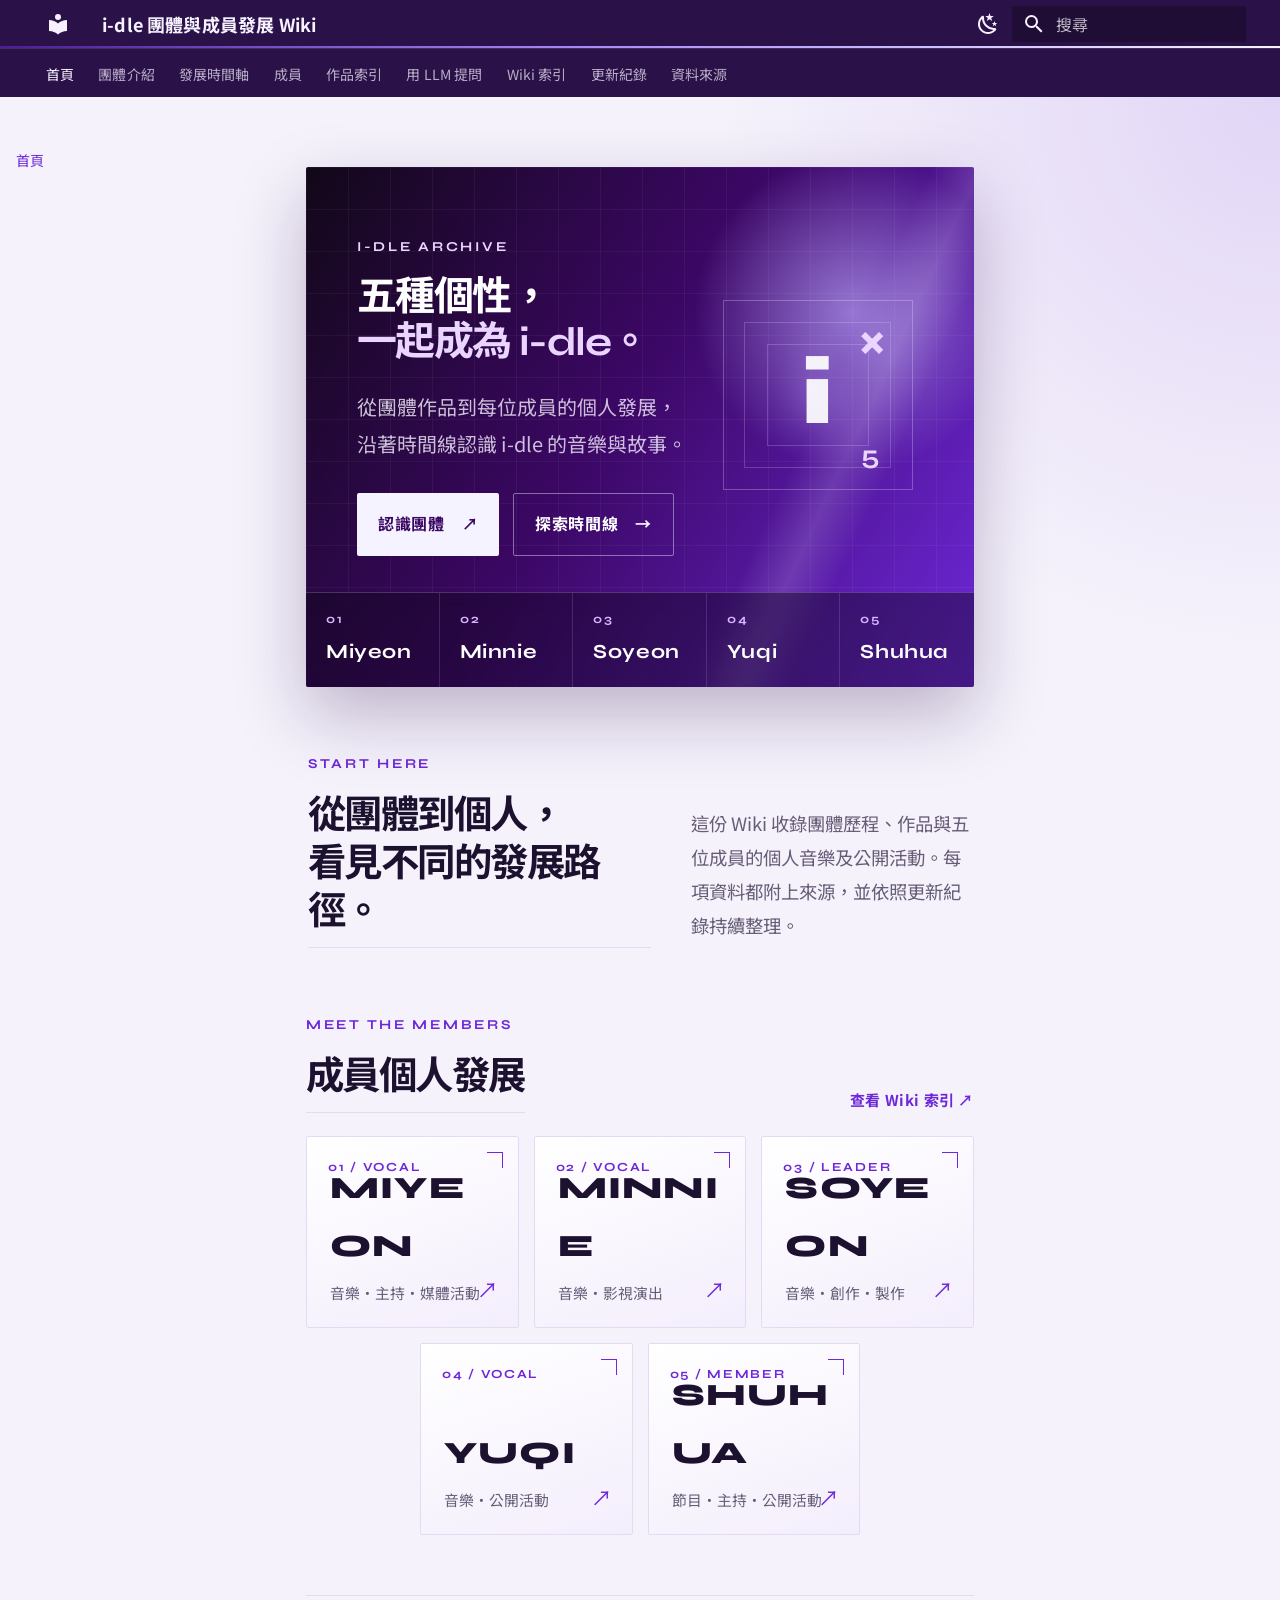
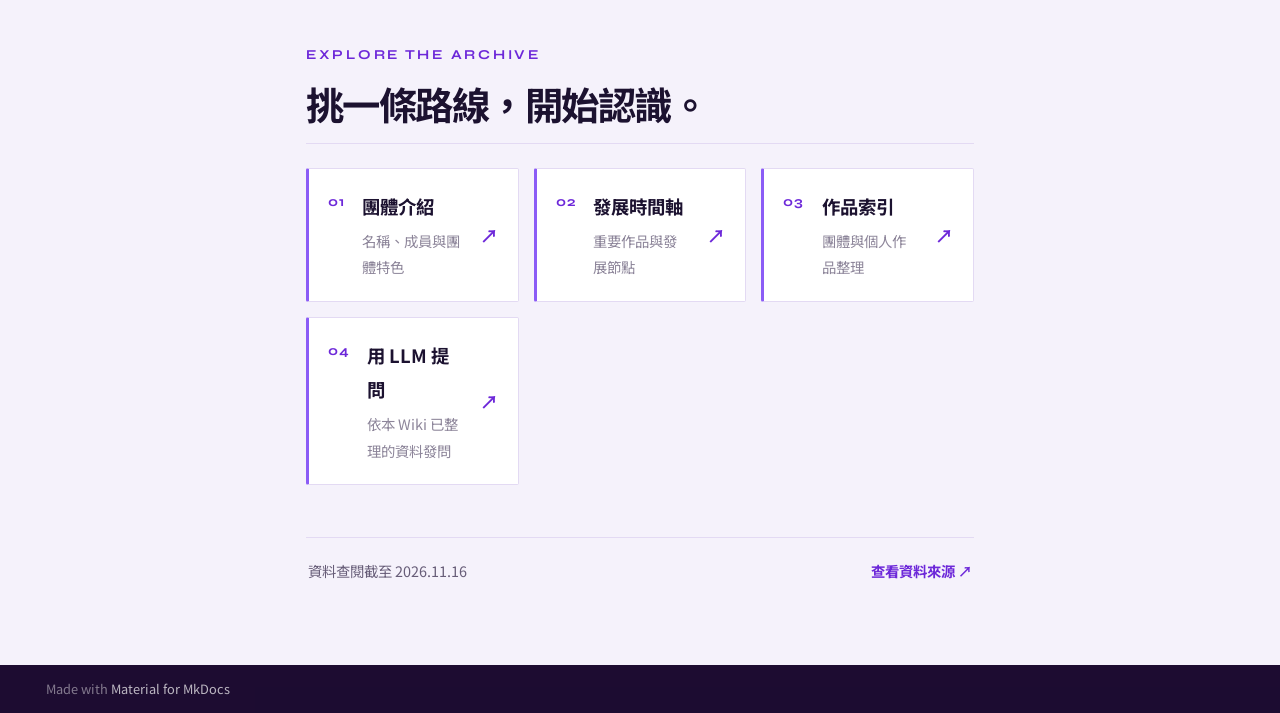
<file: index.html>
<!doctype html>
<html lang="zh-TW" class="no-js">
  <head>
    
      <meta charset="utf-8">
      <meta name="viewport" content="width=device-width,initial-scale=1">
      
        <meta name="description" content="以來源為基礎整理 i-dle 團體歷程、作品與成員個人發展">
      
      
      
        <link rel="canonical" href="https://1111034011.github.io/idle_wiki/">
      
      
      
        <link rel="next" href="group/">
      
      
        
      
      
      <link rel="icon" href="assets/images/favicon.png">
      <meta name="generator" content="mkdocs-1.6.1, mkdocs-material-9.8.1">
    
    
      
        <title>i-dle 團體與成員發展 Wiki</title>
      
    
    
      <link rel="stylesheet" href="assets/stylesheets/main.57a0d79d.min.css">
      
        
        <link rel="stylesheet" href="assets/stylesheets/palette.fb2fffe2.min.css">
      
      


    
    
      
    
    
      
        
        
        <link rel="preconnect" href="https://fonts.gstatic.com" crossorigin>
        <link rel="stylesheet" href="https://fonts.googleapis.com/css?family=Roboto:300,300i,400,400i,700,700i%7CRoboto+Mono:400,400i,700,700i&display=fallback">
        <style>:root{--md-text-font:"Roboto";--md-code-font:"Roboto Mono"}</style>
      
    
    
      <link rel="stylesheet" href="stylesheets/extra.css">
    
    <script>__md_scope=new URL(".",location),__md_hash=e=>[...e].reduce(((e,_)=>(e<<5)-e+_.charCodeAt(0)),0),__md_get=(e,_=localStorage,t=__md_scope)=>JSON.parse(_.getItem(t.pathname+"."+e)),__md_set=(e,_,t=localStorage,a=__md_scope)=>{try{t.setItem(a.pathname+"."+e,JSON.stringify(_))}catch(e){}}</script>
    
      

    
    
  </head>
  
  
    
    
      
    
    
    
    
    <body dir="ltr" data-md-color-scheme="default" data-md-color-primary="deep-purple" data-md-color-accent="purple">
  
    
    <input class="md-toggle" data-md-toggle="drawer" type="checkbox" id="__drawer" autocomplete="off">
    <input class="md-toggle" data-md-toggle="search" type="checkbox" id="__search" autocomplete="off">
    <label class="md-overlay" for="__drawer"></label>
    <div data-md-component="skip">
      
    </div>
    <div data-md-component="announce">
      
    </div>
    
    
      

<header class="md-header" data-md-component="header">
  <nav class="md-header__inner md-grid" aria-label="頁首">
    <a href="." title="i-dle 團體與成員發展 Wiki" class="md-header__button md-logo" aria-label="i-dle 團體與成員發展 Wiki" data-md-component="logo">
      
  
  <svg xmlns="http://www.w3.org/2000/svg" viewBox="0 0 24 24"><path d="M12 8a3 3 0 0 0 3-3 3 3 0 0 0-3-3 3 3 0 0 0-3 3 3 3 0 0 0 3 3m0 3.54C9.64 9.35 6.5 8 3 8v11c3.5 0 6.64 1.35 9 3.54 2.36-2.19 5.5-3.54 9-3.54V8c-3.5 0-6.64 1.35-9 3.54"/></svg>

    </a>
    <label class="md-header__button md-icon" for="__drawer">
      
      <svg xmlns="http://www.w3.org/2000/svg" viewBox="0 0 24 24"><path d="M3 6h18v2H3zm0 5h18v2H3zm0 5h18v2H3z"/></svg>
    </label>
    <div class="md-header__title" data-md-component="header-title">
      <div class="md-header__ellipsis">
        <div class="md-header__topic">
          <span class="md-ellipsis">
            i-dle 團體與成員發展 Wiki
          </span>
        </div>
        <div class="md-header__topic" data-md-component="header-topic">
          <span class="md-ellipsis">
            
              首頁
            
          </span>
        </div>
      </div>
    </div>
    
      
        <form class="md-header__option" data-md-component="palette">
  
    
    
    
    <input class="md-option" data-md-color-media="(prefers-color-scheme: light)" data-md-color-scheme="default" data-md-color-primary="deep-purple" data-md-color-accent="purple"  aria-label="切換暗色模式"  type="radio" name="__palette" id="__palette_0">
    
      <label class="md-header__button md-icon" title="切換暗色模式" for="__palette_1" hidden>
        <svg xmlns="http://www.w3.org/2000/svg" viewBox="0 0 24 24"><path d="m17.75 4.09-2.53 1.94.91 3.06-2.63-1.81-2.63 1.81.91-3.06-2.53-1.94L12.44 4l1.06-3 1.06 3zm3.5 6.91-1.64 1.25.59 1.98-1.7-1.17-1.7 1.17.59-1.98L15.75 11l2.06-.05L18.5 9l.69 1.95zm-2.28 4.95c.83-.08 1.72 1.1 1.19 1.85-.32.45-.66.87-1.08 1.27C15.17 23 8.84 23 4.94 19.07c-3.91-3.9-3.91-10.24 0-14.14.4-.4.82-.76 1.27-1.08.75-.53 1.93.36 1.85 1.19-.27 2.86.69 5.83 2.89 8.02a9.96 9.96 0 0 0 8.02 2.89m-1.64 2.02a12.08 12.08 0 0 1-7.8-3.47c-2.17-2.19-3.33-5-3.49-7.82-2.81 3.14-2.7 7.96.31 10.98 3.02 3.01 7.84 3.12 10.98.31"/></svg>
      </label>
    
  
    
    
    
    <input class="md-option" data-md-color-media="(prefers-color-scheme: dark)" data-md-color-scheme="slate" data-md-color-primary="deep-purple" data-md-color-accent="purple"  aria-label="切換亮色模式"  type="radio" name="__palette" id="__palette_1">
    
      <label class="md-header__button md-icon" title="切換亮色模式" for="__palette_0" hidden>
        <svg xmlns="http://www.w3.org/2000/svg" viewBox="0 0 24 24"><path d="M12 7a5 5 0 0 1 5 5 5 5 0 0 1-5 5 5 5 0 0 1-5-5 5 5 0 0 1 5-5m0 2a3 3 0 0 0-3 3 3 3 0 0 0 3 3 3 3 0 0 0 3-3 3 3 0 0 0-3-3m0-7 2.39 3.42C13.65 5.15 12.84 5 12 5s-1.65.15-2.39.42zM3.34 7l4.16-.35A7.2 7.2 0 0 0 5.94 8.5c-.44.74-.69 1.5-.83 2.29zm.02 10 1.76-3.77a7.131 7.131 0 0 0 2.38 4.14zM20.65 7l-1.77 3.79a7.02 7.02 0 0 0-2.38-4.15zm-.01 10-4.14.36c.59-.51 1.12-1.14 1.54-1.86.42-.73.69-1.5.83-2.29zM12 22l-2.41-3.44c.74.27 1.55.44 2.41.44.82 0 1.63-.17 2.37-.44z"/></svg>
      </label>
    
  
</form>
      
    
    
      <script>var palette=__md_get("__palette");if(palette&&palette.color){if("(prefers-color-scheme)"===palette.color.media){var media=matchMedia("(prefers-color-scheme: light)"),input=document.querySelector(media.matches?"[data-md-color-media='(prefers-color-scheme: light)']":"[data-md-color-media='(prefers-color-scheme: dark)']");palette.color.media=input.getAttribute("data-md-color-media"),palette.color.scheme=input.getAttribute("data-md-color-scheme"),palette.color.primary=input.getAttribute("data-md-color-primary"),palette.color.accent=input.getAttribute("data-md-color-accent")}for(var[key,value]of Object.entries(palette.color))document.body.setAttribute("data-md-color-"+key,value)}</script>
    
    
    
      
      
        <label class="md-header__button md-icon" for="__search">
          
          <svg xmlns="http://www.w3.org/2000/svg" viewBox="0 0 24 24"><path d="M9.5 3A6.5 6.5 0 0 1 16 9.5c0 1.61-.59 3.09-1.56 4.23l.27.27h.79l5 5-1.5 1.5-5-5v-.79l-.27-.27A6.52 6.52 0 0 1 9.5 16 6.5 6.5 0 0 1 3 9.5 6.5 6.5 0 0 1 9.5 3m0 2C7 5 5 7 5 9.5S7 14 9.5 14 14 12 14 9.5 12 5 9.5 5"/></svg>
        </label>
        <div class="md-search" data-md-component="search" role="dialog">
  <label class="md-search__overlay" for="__search"></label>
  <div class="md-search__inner" role="search">
    <form class="md-search__form" name="search">
      <input type="text" class="md-search__input" name="query" aria-label="搜尋" placeholder="搜尋" autocapitalize="off" autocorrect="off" autocomplete="off" spellcheck="false" data-md-component="search-query" required>
      <label class="md-search__icon md-icon" for="__search">
        
        <svg xmlns="http://www.w3.org/2000/svg" viewBox="0 0 24 24"><path d="M9.5 3A6.5 6.5 0 0 1 16 9.5c0 1.61-.59 3.09-1.56 4.23l.27.27h.79l5 5-1.5 1.5-5-5v-.79l-.27-.27A6.52 6.52 0 0 1 9.5 16 6.5 6.5 0 0 1 3 9.5 6.5 6.5 0 0 1 9.5 3m0 2C7 5 5 7 5 9.5S7 14 9.5 14 14 12 14 9.5 12 5 9.5 5"/></svg>
        
        <svg xmlns="http://www.w3.org/2000/svg" viewBox="0 0 24 24"><path d="M20 11v2H8l5.5 5.5-1.42 1.42L4.16 12l7.92-7.92L13.5 5.5 8 11z"/></svg>
      </label>
      <nav class="md-search__options" aria-label="搜尋">
        
        <button type="reset" class="md-search__icon md-icon" title="清除" aria-label="清除" tabindex="-1">
          
          <svg xmlns="http://www.w3.org/2000/svg" viewBox="0 0 24 24"><path d="M19 6.41 17.59 5 12 10.59 6.41 5 5 6.41 10.59 12 5 17.59 6.41 19 12 13.41 17.59 19 19 17.59 13.41 12z"/></svg>
        </button>
      </nav>
      
        <div class="md-search__suggest" data-md-component="search-suggest"></div>
      
    </form>
    <div class="md-search__output">
      <div class="md-search__scrollwrap" tabindex="0" data-md-scrollfix>
        <div class="md-search-result" data-md-component="search-result">
          <div class="md-search-result__meta">
            正在初始化搜尋引擎
          </div>
          <ol class="md-search-result__list" role="presentation"></ol>
        </div>
      </div>
    </div>
  </div>
</div>
      
    
    
  </nav>
  
</header>
    
    <div class="md-container" data-md-component="container">
      
      
        
          
            
<nav class="md-tabs" aria-label="標籤" data-md-component="tabs">
  <div class="md-grid">
    <ul class="md-tabs__list">
      
        
  
  
  
    
  
  
    <li class="md-tabs__item md-tabs__item--active">
      <a href="." class="md-tabs__link">
        
  
  
    
  
  首頁

      </a>
    </li>
  

      
        
  
  
  
  
    <li class="md-tabs__item">
      <a href="group/" class="md-tabs__link">
        
  
  
    
  
  團體介紹

      </a>
    </li>
  

      
        
  
  
  
  
    <li class="md-tabs__item">
      <a href="timeline/" class="md-tabs__link">
        
  
  
    
  
  發展時間軸

      </a>
    </li>
  

      
        
  
  
  
  
    
    
      <li class="md-tabs__item">
        <a href="members/miyeon/" class="md-tabs__link">
          
  
  
  成員

        </a>
      </li>
    
  

      
        
  
  
  
  
    <li class="md-tabs__item">
      <a href="works/" class="md-tabs__link">
        
  
  
    
  
  作品索引

      </a>
    </li>
  

      
        
  
  
  
  
    <li class="md-tabs__item">
      <a href="llm-wiki/" class="md-tabs__link">
        
  
  
    
  
  用 LLM 提問

      </a>
    </li>
  

      
        
  
  
  
  
    <li class="md-tabs__item">
      <a href="wiki-index/" class="md-tabs__link">
        
  
  
    
  
  Wiki 索引

      </a>
    </li>
  

      
        
  
  
  
  
    <li class="md-tabs__item">
      <a href="log/" class="md-tabs__link">
        
  
  
    
  
  更新紀錄

      </a>
    </li>
  

      
        
  
  
  
  
    <li class="md-tabs__item">
      <a href="sources/" class="md-tabs__link">
        
  
  
    
  
  資料來源

      </a>
    </li>
  

      
    </ul>
  </div>
</nav>
          
        
      
      <main class="md-main" data-md-component="main">
        <div class="md-main__inner md-grid">
          
            
              
              <div class="md-sidebar md-sidebar--primary" data-md-component="sidebar" data-md-type="navigation" >
                <div class="md-sidebar__scrollwrap">
                  <div class="md-sidebar__inner">
                    


  


<nav class="md-nav md-nav--primary md-nav--lifted" aria-label="導覽列" data-md-level="0">
  <label class="md-nav__title" for="__drawer">
    <a href="." title="i-dle 團體與成員發展 Wiki" class="md-nav__button md-logo" aria-label="i-dle 團體與成員發展 Wiki" data-md-component="logo">
      
  
  <svg xmlns="http://www.w3.org/2000/svg" viewBox="0 0 24 24"><path d="M12 8a3 3 0 0 0 3-3 3 3 0 0 0-3-3 3 3 0 0 0-3 3 3 3 0 0 0 3 3m0 3.54C9.64 9.35 6.5 8 3 8v11c3.5 0 6.64 1.35 9 3.54 2.36-2.19 5.5-3.54 9-3.54V8c-3.5 0-6.64 1.35-9 3.54"/></svg>

    </a>
    i-dle 團體與成員發展 Wiki
  </label>
  
  <ul class="md-nav__list" data-md-scrollfix>
    
      
      
  
  
    
  
  
  
    <li class="md-nav__item md-nav__item--active">
      
      <input class="md-nav__toggle md-toggle" type="checkbox" id="__toc">
      
      
      
      <a href="." class="md-nav__link md-nav__link--active">
        
  
  
  <span class="md-ellipsis">
    
  
    首頁
  

    
  </span>
  
  

      </a>
      
    </li>
  

    
      
      
  
  
  
  
    <li class="md-nav__item">
      <a href="group/" class="md-nav__link">
        
  
  
  <span class="md-ellipsis">
    
  
    團體介紹
  

    
  </span>
  
  

      </a>
    </li>
  

    
      
      
  
  
  
  
    <li class="md-nav__item">
      <a href="timeline/" class="md-nav__link">
        
  
  
  <span class="md-ellipsis">
    
  
    發展時間軸
  

    
  </span>
  
  

      </a>
    </li>
  

    
      
      
  
  
  
  
    
    
    
    
      
      
        
      
    
    
    <li class="md-nav__item md-nav__item--nested">
      
        
        
        <input class="md-nav__toggle md-toggle " type="checkbox" id="__nav_4" >
        
          
          <label class="md-nav__link" for="__nav_4" id="__nav_4_label" tabindex="0">
            
  
  
  <span class="md-ellipsis">
    
  
    成員
  

    
  </span>
  
  

            <span class="md-nav__icon md-icon"></span>
          </label>
        
        <nav class="md-nav" data-md-level="1" aria-labelledby="__nav_4_label" aria-expanded="false">
          <label class="md-nav__title" for="__nav_4">
            <span class="md-nav__icon md-icon"></span>
            
  
    成員
  

          </label>
          <ul class="md-nav__list" data-md-scrollfix>
            
              
                
  
  
  
  
    <li class="md-nav__item">
      <a href="members/miyeon/" class="md-nav__link">
        
  
  
  <span class="md-ellipsis">
    
  
    Miyeon
  

    
  </span>
  
  

      </a>
    </li>
  

              
            
              
                
  
  
  
  
    <li class="md-nav__item">
      <a href="members/minnie/" class="md-nav__link">
        
  
  
  <span class="md-ellipsis">
    
  
    Minnie
  

    
  </span>
  
  

      </a>
    </li>
  

              
            
              
                
  
  
  
  
    <li class="md-nav__item">
      <a href="members/soyeon/" class="md-nav__link">
        
  
  
  <span class="md-ellipsis">
    
  
    Soyeon
  

    
  </span>
  
  

      </a>
    </li>
  

              
            
              
                
  
  
  
  
    <li class="md-nav__item">
      <a href="members/yuqi/" class="md-nav__link">
        
  
  
  <span class="md-ellipsis">
    
  
    Yuqi
  

    
  </span>
  
  

      </a>
    </li>
  

              
            
              
                
  
  
  
  
    <li class="md-nav__item">
      <a href="members/shuhua/" class="md-nav__link">
        
  
  
  <span class="md-ellipsis">
    
  
    Shuhua
  

    
  </span>
  
  

      </a>
    </li>
  

              
            
          </ul>
        </nav>
      
    </li>
  

    
      
      
  
  
  
  
    <li class="md-nav__item">
      <a href="works/" class="md-nav__link">
        
  
  
  <span class="md-ellipsis">
    
  
    作品索引
  

    
  </span>
  
  

      </a>
    </li>
  

    
      
      
  
  
  
  
    <li class="md-nav__item">
      <a href="llm-wiki/" class="md-nav__link">
        
  
  
  <span class="md-ellipsis">
    
  
    用 LLM 提問
  

    
  </span>
  
  

      </a>
    </li>
  

    
      
      
  
  
  
  
    <li class="md-nav__item">
      <a href="wiki-index/" class="md-nav__link">
        
  
  
  <span class="md-ellipsis">
    
  
    Wiki 索引
  

    
  </span>
  
  

      </a>
    </li>
  

    
      
      
  
  
  
  
    <li class="md-nav__item">
      <a href="log/" class="md-nav__link">
        
  
  
  <span class="md-ellipsis">
    
  
    更新紀錄
  

    
  </span>
  
  

      </a>
    </li>
  

    
      
      
  
  
  
  
    <li class="md-nav__item">
      <a href="sources/" class="md-nav__link">
        
  
  
  <span class="md-ellipsis">
    
  
    資料來源
  

    
  </span>
  
  

      </a>
    </li>
  

    
  </ul>
</nav>
                  </div>
                </div>
              </div>
            
            
              
              <div class="md-sidebar md-sidebar--secondary" data-md-component="sidebar" data-md-type="toc" >
                <div class="md-sidebar__scrollwrap">
                  <div class="md-sidebar__inner">
                    

<nav class="md-nav md-nav--secondary" aria-label="目錄">
  
  
  
  
</nav>
                  </div>
                </div>
              </div>
            
          
          
            <div class="md-content" data-md-component="content">
              
              <article class="md-content__inner md-typeset">
                
                  



<section class="home-hero">
  <div class="hero-copy">
    <p class="eyebrow">i-dle ARCHIVE</p>
    <h1>五種個性，<br><span>一起成為 i-dle。</span></h1>
    <p class="hero-intro">從團體作品到每位成員的個人發展，沿著時間線認識 i-dle 的音樂與故事。</p>
    <div class="hero-actions">
      <a class="button button-primary" href="group/">認識團體 <span>↗</span></a>
      <a class="button button-quiet" href="timeline/">探索時間線 <span>→</span></a>
    </div>
  </div>
  <div class="hero-mark" aria-hidden="true"><span>i</span><i>×</i><b>5</b></div>
  <ol class="hero-lineup">
    <li><a href="members/miyeon/"><b>01</b><span>Miyeon</span></a></li>
    <li><a href="members/minnie/"><b>02</b><span>Minnie</span></a></li>
    <li><a href="members/soyeon/"><b>03</b><span>Soyeon</span></a></li>
    <li><a href="members/yuqi/"><b>04</b><span>Yuqi</span></a></li>
    <li><a href="members/shuhua/"><b>05</b><span>Shuhua</span></a></li>
  </ol>
</section>

<section class="intro-row">
  <div><p class="eyebrow">START HERE</p><h2>從團體到個人，<br>看見不同的發展路徑。</h2></div>
  <p>這份 Wiki 收錄團體歷程、作品與五位成員的個人音樂及公開活動。每項資料都附上來源，並依照更新紀錄持續整理。</p>
</section>

<section class="member-section">
  <div class="section-heading"><div><p class="eyebrow">MEET THE MEMBERS</p><h2>成員個人發展</h2></div><a href="wiki-index/">查看 Wiki 索引 <span>↗</span></a></div>
  <div class="member-grid">
    <a class="member-card" href="members/miyeon/"><span class="member-number">01 / VOCAL</span><strong>MIYEON</strong><span class="member-note">音樂・主持・媒體活動</span><span class="member-arrow">↗</span></a>
    <a class="member-card" href="members/minnie/"><span class="member-number">02 / VOCAL</span><strong>MINNIE</strong><span class="member-note">音樂・影視演出</span><span class="member-arrow">↗</span></a>
    <a class="member-card" href="members/soyeon/"><span class="member-number">03 / LEADER</span><strong>SOYEON</strong><span class="member-note">音樂・創作・製作</span><span class="member-arrow">↗</span></a>
    <a class="member-card" href="members/yuqi/"><span class="member-number">04 / VOCAL</span><strong>YUQI</strong><span class="member-note">音樂・公開活動</span><span class="member-arrow">↗</span></a>
    <a class="member-card" href="members/shuhua/"><span class="member-number">05 / MEMBER</span><strong>SHUHUA</strong><span class="member-note">節目・主持・公開活動</span><span class="member-arrow">↗</span></a>
  </div>
</section>

<section class="path-section">
  <p class="eyebrow">EXPLORE THE ARCHIVE</p>
  <h2>挑一條路線，開始認識。</h2>
  <div class="path-grid">
    <a href="group/" class="path-card"><span>01</span><div><strong>團體介紹</strong><small>名稱、成員與團體特色</small></div><b>↗</b></a>
    <a href="timeline/" class="path-card"><span>02</span><div><strong>發展時間軸</strong><small>重要作品與發展節點</small></div><b>↗</b></a>
    <a href="works/" class="path-card"><span>03</span><div><strong>作品索引</strong><small>團體與個人作品整理</small></div><b>↗</b></a>
    <a href="llm-wiki/" class="path-card"><span>04</span><div><strong>用 LLM 提問</strong><small>依本 Wiki 已整理的資料發問</small></div><b>↗</b></a>
  </div>
</section>

<footer class="home-foot"><span>資料查閱截至 2026.11.16</span><a href="sources/">查看資料來源 ↗</a></footer>












                
              </article>
            </div>
          
          
<script>var target=document.getElementById(location.hash.slice(1));target&&target.name&&(target.checked=target.name.startsWith("__tabbed_"))</script>
        </div>
        
          <button type="button" class="md-top md-icon" data-md-component="top" hidden>
  
  <svg xmlns="http://www.w3.org/2000/svg" viewBox="0 0 24 24"><path d="M13 20h-2V8l-5.5 5.5-1.42-1.42L12 4.16l7.92 7.92-1.42 1.42L13 8z"/></svg>
  回到頂端
</button>
        
      </main>
      
        <footer class="md-footer">
  
  <div class="md-footer-meta md-typeset">
    <div class="md-footer-meta__inner md-grid">
      <div class="md-copyright">
  
  
    Made with
    <a href="https://squidfunk.github.io/mkdocs-material/" target="_blank" rel="noopener">
      Material for MkDocs
    </a>
  
</div>
      
    </div>
  </div>
</footer>
      
    </div>
    <div class="md-dialog" data-md-component="dialog">
      <div class="md-dialog__inner md-typeset"></div>
    </div>
    
    
    
      
      
      <script id="__config" type="application/json">{"annotate": null, "base": ".", "features": ["navigation.tabs", "navigation.sections", "navigation.top", "search.suggest", "search.highlight", "toc.follow"], "search": "assets/javascripts/workers/search.a7633da7.min.js", "tags": null, "translations": {"clipboard.copied": "\u5df2\u8907\u88fd", "clipboard.copy": "\u8907\u88fd", "search.result.more.one": "\u6b64\u9801\u5c1a\u6709 1 \u500b\u7b26\u5408\u7684\u9805\u76ee", "search.result.more.other": "\u6b64\u9801\u5c1a\u6709 # \u500b\u7b26\u5408\u7684\u9805\u76ee", "search.result.none": "\u6c92\u6709\u7b26\u5408\u7684\u9805\u76ee", "search.result.one": "\u627e\u5230 1 \u500b\u7b26\u5408\u7684\u9805\u76ee", "search.result.other": "\u627e\u5230 # \u500b\u7b26\u5408\u7684\u9805\u76ee", "search.result.placeholder": "\u6253\u5b57\u9032\u884c\u641c\u5c0b", "search.result.term.missing": "\u7f3a\u5c11\u5b57\u8a5e", "select.version": "\u9078\u64c7\u7248\u672c"}, "version": null}</script>
    
    
      <script src="assets/javascripts/bundle.a5f9d56c.min.js"></script>
      
        <script src="javascripts/ask.js"></script>
      
    
  </body>
</html>
</file>
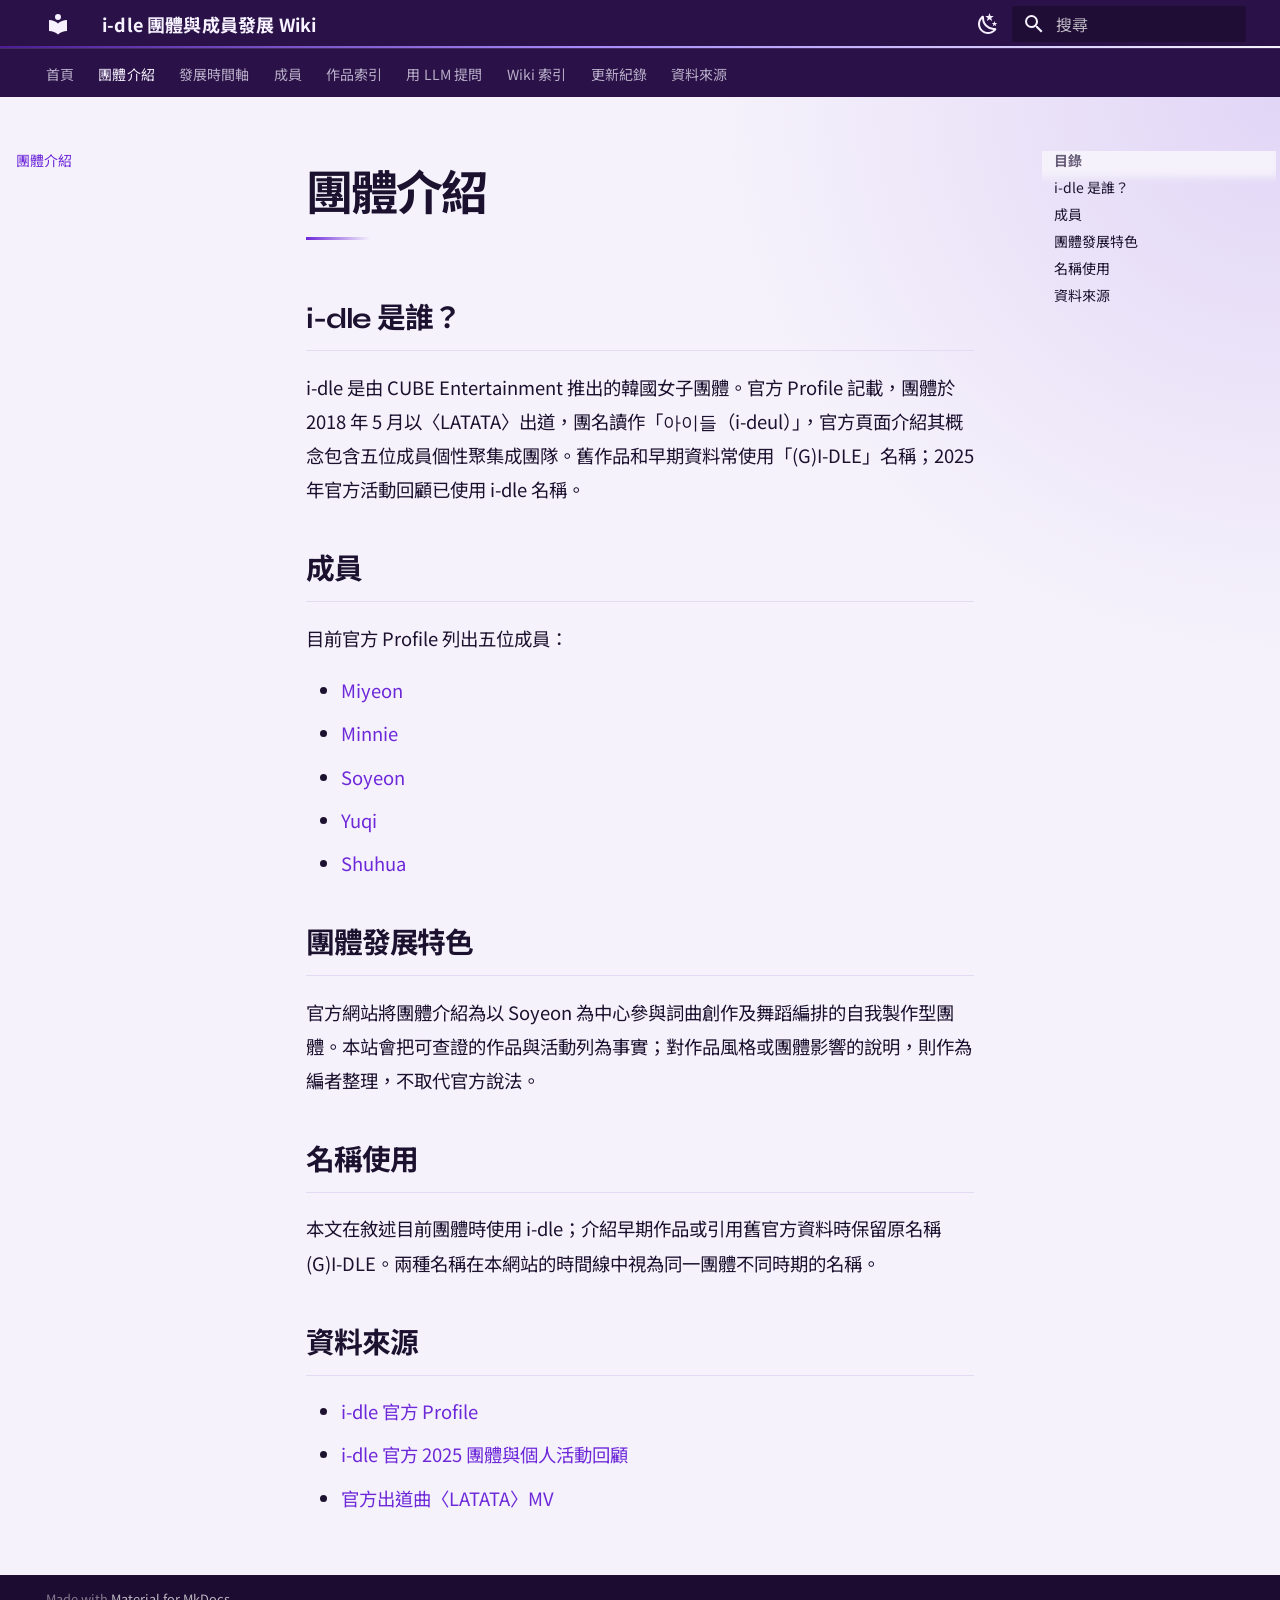
<file: group/index.html>
<!doctype html>
<html lang="zh-TW" class="no-js">
  <head>
    
      <meta charset="utf-8">
      <meta name="viewport" content="width=device-width,initial-scale=1">
      
        <meta name="description" content="以來源為基礎整理 i-dle 團體歷程、作品與成員個人發展">
      
      
      
        <link rel="canonical" href="https://1111034011.github.io/idle_wiki/group/">
      
      
        <link rel="prev" href="..">
      
      
        <link rel="next" href="../timeline/">
      
      
        
      
      
      <link rel="icon" href="../assets/images/favicon.png">
      <meta name="generator" content="mkdocs-1.6.1, mkdocs-material-9.8.1">
    
    
      
        <title>團體介紹 - i-dle 團體與成員發展 Wiki</title>
      
    
    
      <link rel="stylesheet" href="../assets/stylesheets/main.57a0d79d.min.css">
      
        
        <link rel="stylesheet" href="../assets/stylesheets/palette.fb2fffe2.min.css">
      
      


    
    
      
    
    
      
        
        
        <link rel="preconnect" href="https://fonts.gstatic.com" crossorigin>
        <link rel="stylesheet" href="https://fonts.googleapis.com/css?family=Roboto:300,300i,400,400i,700,700i%7CRoboto+Mono:400,400i,700,700i&display=fallback">
        <style>:root{--md-text-font:"Roboto";--md-code-font:"Roboto Mono"}</style>
      
    
    
      <link rel="stylesheet" href="../stylesheets/extra.css">
    
    <script>__md_scope=new URL("..",location),__md_hash=e=>[...e].reduce(((e,_)=>(e<<5)-e+_.charCodeAt(0)),0),__md_get=(e,_=localStorage,t=__md_scope)=>JSON.parse(_.getItem(t.pathname+"."+e)),__md_set=(e,_,t=localStorage,a=__md_scope)=>{try{t.setItem(a.pathname+"."+e,JSON.stringify(_))}catch(e){}}</script>
    
      

    
    
  </head>
  
  
    
    
      
    
    
    
    
    <body dir="ltr" data-md-color-scheme="default" data-md-color-primary="deep-purple" data-md-color-accent="purple">
  
    
    <input class="md-toggle" data-md-toggle="drawer" type="checkbox" id="__drawer" autocomplete="off">
    <input class="md-toggle" data-md-toggle="search" type="checkbox" id="__search" autocomplete="off">
    <label class="md-overlay" for="__drawer"></label>
    <div data-md-component="skip">
      
        
        <a href="#_1" class="md-skip">
          跳轉到
        </a>
      
    </div>
    <div data-md-component="announce">
      
    </div>
    
    
      

<header class="md-header" data-md-component="header">
  <nav class="md-header__inner md-grid" aria-label="頁首">
    <a href=".." title="i-dle 團體與成員發展 Wiki" class="md-header__button md-logo" aria-label="i-dle 團體與成員發展 Wiki" data-md-component="logo">
      
  
  <svg xmlns="http://www.w3.org/2000/svg" viewBox="0 0 24 24"><path d="M12 8a3 3 0 0 0 3-3 3 3 0 0 0-3-3 3 3 0 0 0-3 3 3 3 0 0 0 3 3m0 3.54C9.64 9.35 6.5 8 3 8v11c3.5 0 6.64 1.35 9 3.54 2.36-2.19 5.5-3.54 9-3.54V8c-3.5 0-6.64 1.35-9 3.54"/></svg>

    </a>
    <label class="md-header__button md-icon" for="__drawer">
      
      <svg xmlns="http://www.w3.org/2000/svg" viewBox="0 0 24 24"><path d="M3 6h18v2H3zm0 5h18v2H3zm0 5h18v2H3z"/></svg>
    </label>
    <div class="md-header__title" data-md-component="header-title">
      <div class="md-header__ellipsis">
        <div class="md-header__topic">
          <span class="md-ellipsis">
            i-dle 團體與成員發展 Wiki
          </span>
        </div>
        <div class="md-header__topic" data-md-component="header-topic">
          <span class="md-ellipsis">
            
              團體介紹
            
          </span>
        </div>
      </div>
    </div>
    
      
        <form class="md-header__option" data-md-component="palette">
  
    
    
    
    <input class="md-option" data-md-color-media="(prefers-color-scheme: light)" data-md-color-scheme="default" data-md-color-primary="deep-purple" data-md-color-accent="purple"  aria-label="切換暗色模式"  type="radio" name="__palette" id="__palette_0">
    
      <label class="md-header__button md-icon" title="切換暗色模式" for="__palette_1" hidden>
        <svg xmlns="http://www.w3.org/2000/svg" viewBox="0 0 24 24"><path d="m17.75 4.09-2.53 1.94.91 3.06-2.63-1.81-2.63 1.81.91-3.06-2.53-1.94L12.44 4l1.06-3 1.06 3zm3.5 6.91-1.64 1.25.59 1.98-1.7-1.17-1.7 1.17.59-1.98L15.75 11l2.06-.05L18.5 9l.69 1.95zm-2.28 4.95c.83-.08 1.72 1.1 1.19 1.85-.32.45-.66.87-1.08 1.27C15.17 23 8.84 23 4.94 19.07c-3.91-3.9-3.91-10.24 0-14.14.4-.4.82-.76 1.27-1.08.75-.53 1.93.36 1.85 1.19-.27 2.86.69 5.83 2.89 8.02a9.96 9.96 0 0 0 8.02 2.89m-1.64 2.02a12.08 12.08 0 0 1-7.8-3.47c-2.17-2.19-3.33-5-3.49-7.82-2.81 3.14-2.7 7.96.31 10.98 3.02 3.01 7.84 3.12 10.98.31"/></svg>
      </label>
    
  
    
    
    
    <input class="md-option" data-md-color-media="(prefers-color-scheme: dark)" data-md-color-scheme="slate" data-md-color-primary="deep-purple" data-md-color-accent="purple"  aria-label="切換亮色模式"  type="radio" name="__palette" id="__palette_1">
    
      <label class="md-header__button md-icon" title="切換亮色模式" for="__palette_0" hidden>
        <svg xmlns="http://www.w3.org/2000/svg" viewBox="0 0 24 24"><path d="M12 7a5 5 0 0 1 5 5 5 5 0 0 1-5 5 5 5 0 0 1-5-5 5 5 0 0 1 5-5m0 2a3 3 0 0 0-3 3 3 3 0 0 0 3 3 3 3 0 0 0 3-3 3 3 0 0 0-3-3m0-7 2.39 3.42C13.65 5.15 12.84 5 12 5s-1.65.15-2.39.42zM3.34 7l4.16-.35A7.2 7.2 0 0 0 5.94 8.5c-.44.74-.69 1.5-.83 2.29zm.02 10 1.76-3.77a7.131 7.131 0 0 0 2.38 4.14zM20.65 7l-1.77 3.79a7.02 7.02 0 0 0-2.38-4.15zm-.01 10-4.14.36c.59-.51 1.12-1.14 1.54-1.86.42-.73.69-1.5.83-2.29zM12 22l-2.41-3.44c.74.27 1.55.44 2.41.44.82 0 1.63-.17 2.37-.44z"/></svg>
      </label>
    
  
</form>
      
    
    
      <script>var palette=__md_get("__palette");if(palette&&palette.color){if("(prefers-color-scheme)"===palette.color.media){var media=matchMedia("(prefers-color-scheme: light)"),input=document.querySelector(media.matches?"[data-md-color-media='(prefers-color-scheme: light)']":"[data-md-color-media='(prefers-color-scheme: dark)']");palette.color.media=input.getAttribute("data-md-color-media"),palette.color.scheme=input.getAttribute("data-md-color-scheme"),palette.color.primary=input.getAttribute("data-md-color-primary"),palette.color.accent=input.getAttribute("data-md-color-accent")}for(var[key,value]of Object.entries(palette.color))document.body.setAttribute("data-md-color-"+key,value)}</script>
    
    
    
      
      
        <label class="md-header__button md-icon" for="__search">
          
          <svg xmlns="http://www.w3.org/2000/svg" viewBox="0 0 24 24"><path d="M9.5 3A6.5 6.5 0 0 1 16 9.5c0 1.61-.59 3.09-1.56 4.23l.27.27h.79l5 5-1.5 1.5-5-5v-.79l-.27-.27A6.52 6.52 0 0 1 9.5 16 6.5 6.5 0 0 1 3 9.5 6.5 6.5 0 0 1 9.5 3m0 2C7 5 5 7 5 9.5S7 14 9.5 14 14 12 14 9.5 12 5 9.5 5"/></svg>
        </label>
        <div class="md-search" data-md-component="search" role="dialog">
  <label class="md-search__overlay" for="__search"></label>
  <div class="md-search__inner" role="search">
    <form class="md-search__form" name="search">
      <input type="text" class="md-search__input" name="query" aria-label="搜尋" placeholder="搜尋" autocapitalize="off" autocorrect="off" autocomplete="off" spellcheck="false" data-md-component="search-query" required>
      <label class="md-search__icon md-icon" for="__search">
        
        <svg xmlns="http://www.w3.org/2000/svg" viewBox="0 0 24 24"><path d="M9.5 3A6.5 6.5 0 0 1 16 9.5c0 1.61-.59 3.09-1.56 4.23l.27.27h.79l5 5-1.5 1.5-5-5v-.79l-.27-.27A6.52 6.52 0 0 1 9.5 16 6.5 6.5 0 0 1 3 9.5 6.5 6.5 0 0 1 9.5 3m0 2C7 5 5 7 5 9.5S7 14 9.5 14 14 12 14 9.5 12 5 9.5 5"/></svg>
        
        <svg xmlns="http://www.w3.org/2000/svg" viewBox="0 0 24 24"><path d="M20 11v2H8l5.5 5.5-1.42 1.42L4.16 12l7.92-7.92L13.5 5.5 8 11z"/></svg>
      </label>
      <nav class="md-search__options" aria-label="搜尋">
        
        <button type="reset" class="md-search__icon md-icon" title="清除" aria-label="清除" tabindex="-1">
          
          <svg xmlns="http://www.w3.org/2000/svg" viewBox="0 0 24 24"><path d="M19 6.41 17.59 5 12 10.59 6.41 5 5 6.41 10.59 12 5 17.59 6.41 19 12 13.41 17.59 19 19 17.59 13.41 12z"/></svg>
        </button>
      </nav>
      
        <div class="md-search__suggest" data-md-component="search-suggest"></div>
      
    </form>
    <div class="md-search__output">
      <div class="md-search__scrollwrap" tabindex="0" data-md-scrollfix>
        <div class="md-search-result" data-md-component="search-result">
          <div class="md-search-result__meta">
            正在初始化搜尋引擎
          </div>
          <ol class="md-search-result__list" role="presentation"></ol>
        </div>
      </div>
    </div>
  </div>
</div>
      
    
    
  </nav>
  
</header>
    
    <div class="md-container" data-md-component="container">
      
      
        
          
            
<nav class="md-tabs" aria-label="標籤" data-md-component="tabs">
  <div class="md-grid">
    <ul class="md-tabs__list">
      
        
  
  
  
  
    <li class="md-tabs__item">
      <a href=".." class="md-tabs__link">
        
  
  
    
  
  首頁

      </a>
    </li>
  

      
        
  
  
  
    
  
  
    <li class="md-tabs__item md-tabs__item--active">
      <a href="./" class="md-tabs__link">
        
  
  
    
  
  團體介紹

      </a>
    </li>
  

      
        
  
  
  
  
    <li class="md-tabs__item">
      <a href="../timeline/" class="md-tabs__link">
        
  
  
    
  
  發展時間軸

      </a>
    </li>
  

      
        
  
  
  
  
    
    
      <li class="md-tabs__item">
        <a href="../members/miyeon/" class="md-tabs__link">
          
  
  
  成員

        </a>
      </li>
    
  

      
        
  
  
  
  
    <li class="md-tabs__item">
      <a href="../works/" class="md-tabs__link">
        
  
  
    
  
  作品索引

      </a>
    </li>
  

      
        
  
  
  
  
    <li class="md-tabs__item">
      <a href="../llm-wiki/" class="md-tabs__link">
        
  
  
    
  
  用 LLM 提問

      </a>
    </li>
  

      
        
  
  
  
  
    <li class="md-tabs__item">
      <a href="../wiki-index/" class="md-tabs__link">
        
  
  
    
  
  Wiki 索引

      </a>
    </li>
  

      
        
  
  
  
  
    <li class="md-tabs__item">
      <a href="../log/" class="md-tabs__link">
        
  
  
    
  
  更新紀錄

      </a>
    </li>
  

      
        
  
  
  
  
    <li class="md-tabs__item">
      <a href="../sources/" class="md-tabs__link">
        
  
  
    
  
  資料來源

      </a>
    </li>
  

      
    </ul>
  </div>
</nav>
          
        
      
      <main class="md-main" data-md-component="main">
        <div class="md-main__inner md-grid">
          
            
              
              <div class="md-sidebar md-sidebar--primary" data-md-component="sidebar" data-md-type="navigation" >
                <div class="md-sidebar__scrollwrap">
                  <div class="md-sidebar__inner">
                    


  


<nav class="md-nav md-nav--primary md-nav--lifted" aria-label="導覽列" data-md-level="0">
  <label class="md-nav__title" for="__drawer">
    <a href=".." title="i-dle 團體與成員發展 Wiki" class="md-nav__button md-logo" aria-label="i-dle 團體與成員發展 Wiki" data-md-component="logo">
      
  
  <svg xmlns="http://www.w3.org/2000/svg" viewBox="0 0 24 24"><path d="M12 8a3 3 0 0 0 3-3 3 3 0 0 0-3-3 3 3 0 0 0-3 3 3 3 0 0 0 3 3m0 3.54C9.64 9.35 6.5 8 3 8v11c3.5 0 6.64 1.35 9 3.54 2.36-2.19 5.5-3.54 9-3.54V8c-3.5 0-6.64 1.35-9 3.54"/></svg>

    </a>
    i-dle 團體與成員發展 Wiki
  </label>
  
  <ul class="md-nav__list" data-md-scrollfix>
    
      
      
  
  
  
  
    <li class="md-nav__item">
      <a href=".." class="md-nav__link">
        
  
  
  <span class="md-ellipsis">
    
  
    首頁
  

    
  </span>
  
  

      </a>
    </li>
  

    
      
      
  
  
    
  
  
  
    <li class="md-nav__item md-nav__item--active">
      
      <input class="md-nav__toggle md-toggle" type="checkbox" id="__toc">
      
      
        
      
      
        <label class="md-nav__link md-nav__link--active" for="__toc">
          
  
  
  <span class="md-ellipsis">
    
  
    團體介紹
  

    
  </span>
  
  

          <span class="md-nav__icon md-icon"></span>
        </label>
      
      <a href="./" class="md-nav__link md-nav__link--active">
        
  
  
  <span class="md-ellipsis">
    
  
    團體介紹
  

    
  </span>
  
  

      </a>
      
        

<nav class="md-nav md-nav--secondary" aria-label="目錄">
  
  
  
    
  
  
    <label class="md-nav__title" for="__toc">
      <span class="md-nav__icon md-icon"></span>
      目錄
    </label>
    <ul class="md-nav__list" data-md-component="toc" data-md-scrollfix>
      
        <li class="md-nav__item">
  <a href="#i-dle" class="md-nav__link">
    <span class="md-ellipsis">
      
        i-dle 是誰？
      
    </span>
  </a>
  
</li>
      
        <li class="md-nav__item">
  <a href="#_2" class="md-nav__link">
    <span class="md-ellipsis">
      
        成員
      
    </span>
  </a>
  
</li>
      
        <li class="md-nav__item">
  <a href="#_3" class="md-nav__link">
    <span class="md-ellipsis">
      
        團體發展特色
      
    </span>
  </a>
  
</li>
      
        <li class="md-nav__item">
  <a href="#_4" class="md-nav__link">
    <span class="md-ellipsis">
      
        名稱使用
      
    </span>
  </a>
  
</li>
      
        <li class="md-nav__item">
  <a href="#_5" class="md-nav__link">
    <span class="md-ellipsis">
      
        資料來源
      
    </span>
  </a>
  
</li>
      
    </ul>
  
</nav>
      
    </li>
  

    
      
      
  
  
  
  
    <li class="md-nav__item">
      <a href="../timeline/" class="md-nav__link">
        
  
  
  <span class="md-ellipsis">
    
  
    發展時間軸
  

    
  </span>
  
  

      </a>
    </li>
  

    
      
      
  
  
  
  
    
    
    
    
      
      
        
      
    
    
    <li class="md-nav__item md-nav__item--nested">
      
        
        
        <input class="md-nav__toggle md-toggle " type="checkbox" id="__nav_4" >
        
          
          <label class="md-nav__link" for="__nav_4" id="__nav_4_label" tabindex="0">
            
  
  
  <span class="md-ellipsis">
    
  
    成員
  

    
  </span>
  
  

            <span class="md-nav__icon md-icon"></span>
          </label>
        
        <nav class="md-nav" data-md-level="1" aria-labelledby="__nav_4_label" aria-expanded="false">
          <label class="md-nav__title" for="__nav_4">
            <span class="md-nav__icon md-icon"></span>
            
  
    成員
  

          </label>
          <ul class="md-nav__list" data-md-scrollfix>
            
              
                
  
  
  
  
    <li class="md-nav__item">
      <a href="../members/miyeon/" class="md-nav__link">
        
  
  
  <span class="md-ellipsis">
    
  
    Miyeon
  

    
  </span>
  
  

      </a>
    </li>
  

              
            
              
                
  
  
  
  
    <li class="md-nav__item">
      <a href="../members/minnie/" class="md-nav__link">
        
  
  
  <span class="md-ellipsis">
    
  
    Minnie
  

    
  </span>
  
  

      </a>
    </li>
  

              
            
              
                
  
  
  
  
    <li class="md-nav__item">
      <a href="../members/soyeon/" class="md-nav__link">
        
  
  
  <span class="md-ellipsis">
    
  
    Soyeon
  

    
  </span>
  
  

      </a>
    </li>
  

              
            
              
                
  
  
  
  
    <li class="md-nav__item">
      <a href="../members/yuqi/" class="md-nav__link">
        
  
  
  <span class="md-ellipsis">
    
  
    Yuqi
  

    
  </span>
  
  

      </a>
    </li>
  

              
            
              
                
  
  
  
  
    <li class="md-nav__item">
      <a href="../members/shuhua/" class="md-nav__link">
        
  
  
  <span class="md-ellipsis">
    
  
    Shuhua
  

    
  </span>
  
  

      </a>
    </li>
  

              
            
          </ul>
        </nav>
      
    </li>
  

    
      
      
  
  
  
  
    <li class="md-nav__item">
      <a href="../works/" class="md-nav__link">
        
  
  
  <span class="md-ellipsis">
    
  
    作品索引
  

    
  </span>
  
  

      </a>
    </li>
  

    
      
      
  
  
  
  
    <li class="md-nav__item">
      <a href="../llm-wiki/" class="md-nav__link">
        
  
  
  <span class="md-ellipsis">
    
  
    用 LLM 提問
  

    
  </span>
  
  

      </a>
    </li>
  

    
      
      
  
  
  
  
    <li class="md-nav__item">
      <a href="../wiki-index/" class="md-nav__link">
        
  
  
  <span class="md-ellipsis">
    
  
    Wiki 索引
  

    
  </span>
  
  

      </a>
    </li>
  

    
      
      
  
  
  
  
    <li class="md-nav__item">
      <a href="../log/" class="md-nav__link">
        
  
  
  <span class="md-ellipsis">
    
  
    更新紀錄
  

    
  </span>
  
  

      </a>
    </li>
  

    
      
      
  
  
  
  
    <li class="md-nav__item">
      <a href="../sources/" class="md-nav__link">
        
  
  
  <span class="md-ellipsis">
    
  
    資料來源
  

    
  </span>
  
  

      </a>
    </li>
  

    
  </ul>
</nav>
                  </div>
                </div>
              </div>
            
            
              
              <div class="md-sidebar md-sidebar--secondary" data-md-component="sidebar" data-md-type="toc" >
                <div class="md-sidebar__scrollwrap">
                  <div class="md-sidebar__inner">
                    

<nav class="md-nav md-nav--secondary" aria-label="目錄">
  
  
  
    
  
  
    <label class="md-nav__title" for="__toc">
      <span class="md-nav__icon md-icon"></span>
      目錄
    </label>
    <ul class="md-nav__list" data-md-component="toc" data-md-scrollfix>
      
        <li class="md-nav__item">
  <a href="#i-dle" class="md-nav__link">
    <span class="md-ellipsis">
      
        i-dle 是誰？
      
    </span>
  </a>
  
</li>
      
        <li class="md-nav__item">
  <a href="#_2" class="md-nav__link">
    <span class="md-ellipsis">
      
        成員
      
    </span>
  </a>
  
</li>
      
        <li class="md-nav__item">
  <a href="#_3" class="md-nav__link">
    <span class="md-ellipsis">
      
        團體發展特色
      
    </span>
  </a>
  
</li>
      
        <li class="md-nav__item">
  <a href="#_4" class="md-nav__link">
    <span class="md-ellipsis">
      
        名稱使用
      
    </span>
  </a>
  
</li>
      
        <li class="md-nav__item">
  <a href="#_5" class="md-nav__link">
    <span class="md-ellipsis">
      
        資料來源
      
    </span>
  </a>
  
</li>
      
    </ul>
  
</nav>
                  </div>
                </div>
              </div>
            
          
          
            <div class="md-content" data-md-component="content">
              
              <article class="md-content__inner md-typeset">
                
                  



<h1 id="_1">團體介紹</h1>
<h2 id="i-dle">i-dle 是誰？</h2>
<p>i-dle 是由 CUBE Entertainment 推出的韓國女子團體。官方 Profile 記載，團體於 2018 年 5 月以〈LATATA〉出道，團名讀作「아이들（i-deul）」，官方頁面介紹其概念包含五位成員個性聚集成團隊。舊作品和早期資料常使用「(G)I-DLE」名稱；2025 年官方活動回顧已使用 i-dle 名稱。</p>
<h2 id="_2">成員</h2>
<p>目前官方 Profile 列出五位成員：</p>
<ul>
<li><a href="../members/miyeon/">Miyeon</a></li>
<li><a href="../members/minnie/">Minnie</a></li>
<li><a href="../members/soyeon/">Soyeon</a></li>
<li><a href="../members/yuqi/">Yuqi</a></li>
<li><a href="../members/shuhua/">Shuhua</a></li>
</ul>
<h2 id="_3">團體發展特色</h2>
<p>官方網站將團體介紹為以 Soyeon 為中心參與詞曲創作及舞蹈編排的自我製作型團體。本站會把可查證的作品與活動列為事實；對作品風格或團體影響的說明，則作為編者整理，不取代官方說法。</p>
<h2 id="_4">名稱使用</h2>
<p>本文在敘述目前團體時使用 i-dle；介紹早期作品或引用舊官方資料時保留原名稱 (G)I-DLE。兩種名稱在本網站的時間線中視為同一團體不同時期的名稱。</p>
<h2 id="_5">資料來源</h2>
<ul>
<li><a href="https://i-dle.cubeent.co.jp/profile/">i-dle 官方 Profile</a></li>
<li><a href="https://i-dle.cubeent.co.jp/news/2595/">i-dle 官方 2025 團體與個人活動回顧</a></li>
<li><a href="https://www.youtube.com/watch?v=p4RIhcY7V3c">官方出道曲〈LATATA〉MV</a></li>
</ul>












                
              </article>
            </div>
          
          
<script>var target=document.getElementById(location.hash.slice(1));target&&target.name&&(target.checked=target.name.startsWith("__tabbed_"))</script>
        </div>
        
          <button type="button" class="md-top md-icon" data-md-component="top" hidden>
  
  <svg xmlns="http://www.w3.org/2000/svg" viewBox="0 0 24 24"><path d="M13 20h-2V8l-5.5 5.5-1.42-1.42L12 4.16l7.92 7.92-1.42 1.42L13 8z"/></svg>
  回到頂端
</button>
        
      </main>
      
        <footer class="md-footer">
  
  <div class="md-footer-meta md-typeset">
    <div class="md-footer-meta__inner md-grid">
      <div class="md-copyright">
  
  
    Made with
    <a href="https://squidfunk.github.io/mkdocs-material/" target="_blank" rel="noopener">
      Material for MkDocs
    </a>
  
</div>
      
    </div>
  </div>
</footer>
      
    </div>
    <div class="md-dialog" data-md-component="dialog">
      <div class="md-dialog__inner md-typeset"></div>
    </div>
    
    
    
      
      
      <script id="__config" type="application/json">{"annotate": null, "base": "..", "features": ["navigation.tabs", "navigation.sections", "navigation.top", "search.suggest", "search.highlight", "toc.follow"], "search": "../assets/javascripts/workers/search.a7633da7.min.js", "tags": null, "translations": {"clipboard.copied": "\u5df2\u8907\u88fd", "clipboard.copy": "\u8907\u88fd", "search.result.more.one": "\u6b64\u9801\u5c1a\u6709 1 \u500b\u7b26\u5408\u7684\u9805\u76ee", "search.result.more.other": "\u6b64\u9801\u5c1a\u6709 # \u500b\u7b26\u5408\u7684\u9805\u76ee", "search.result.none": "\u6c92\u6709\u7b26\u5408\u7684\u9805\u76ee", "search.result.one": "\u627e\u5230 1 \u500b\u7b26\u5408\u7684\u9805\u76ee", "search.result.other": "\u627e\u5230 # \u500b\u7b26\u5408\u7684\u9805\u76ee", "search.result.placeholder": "\u6253\u5b57\u9032\u884c\u641c\u5c0b", "search.result.term.missing": "\u7f3a\u5c11\u5b57\u8a5e", "select.version": "\u9078\u64c7\u7248\u672c"}, "version": null}</script>
    
    
      <script src="../assets/javascripts/bundle.a5f9d56c.min.js"></script>
      
        <script src="../javascripts/ask.js"></script>
      
    
  </body>
</html>
</file>
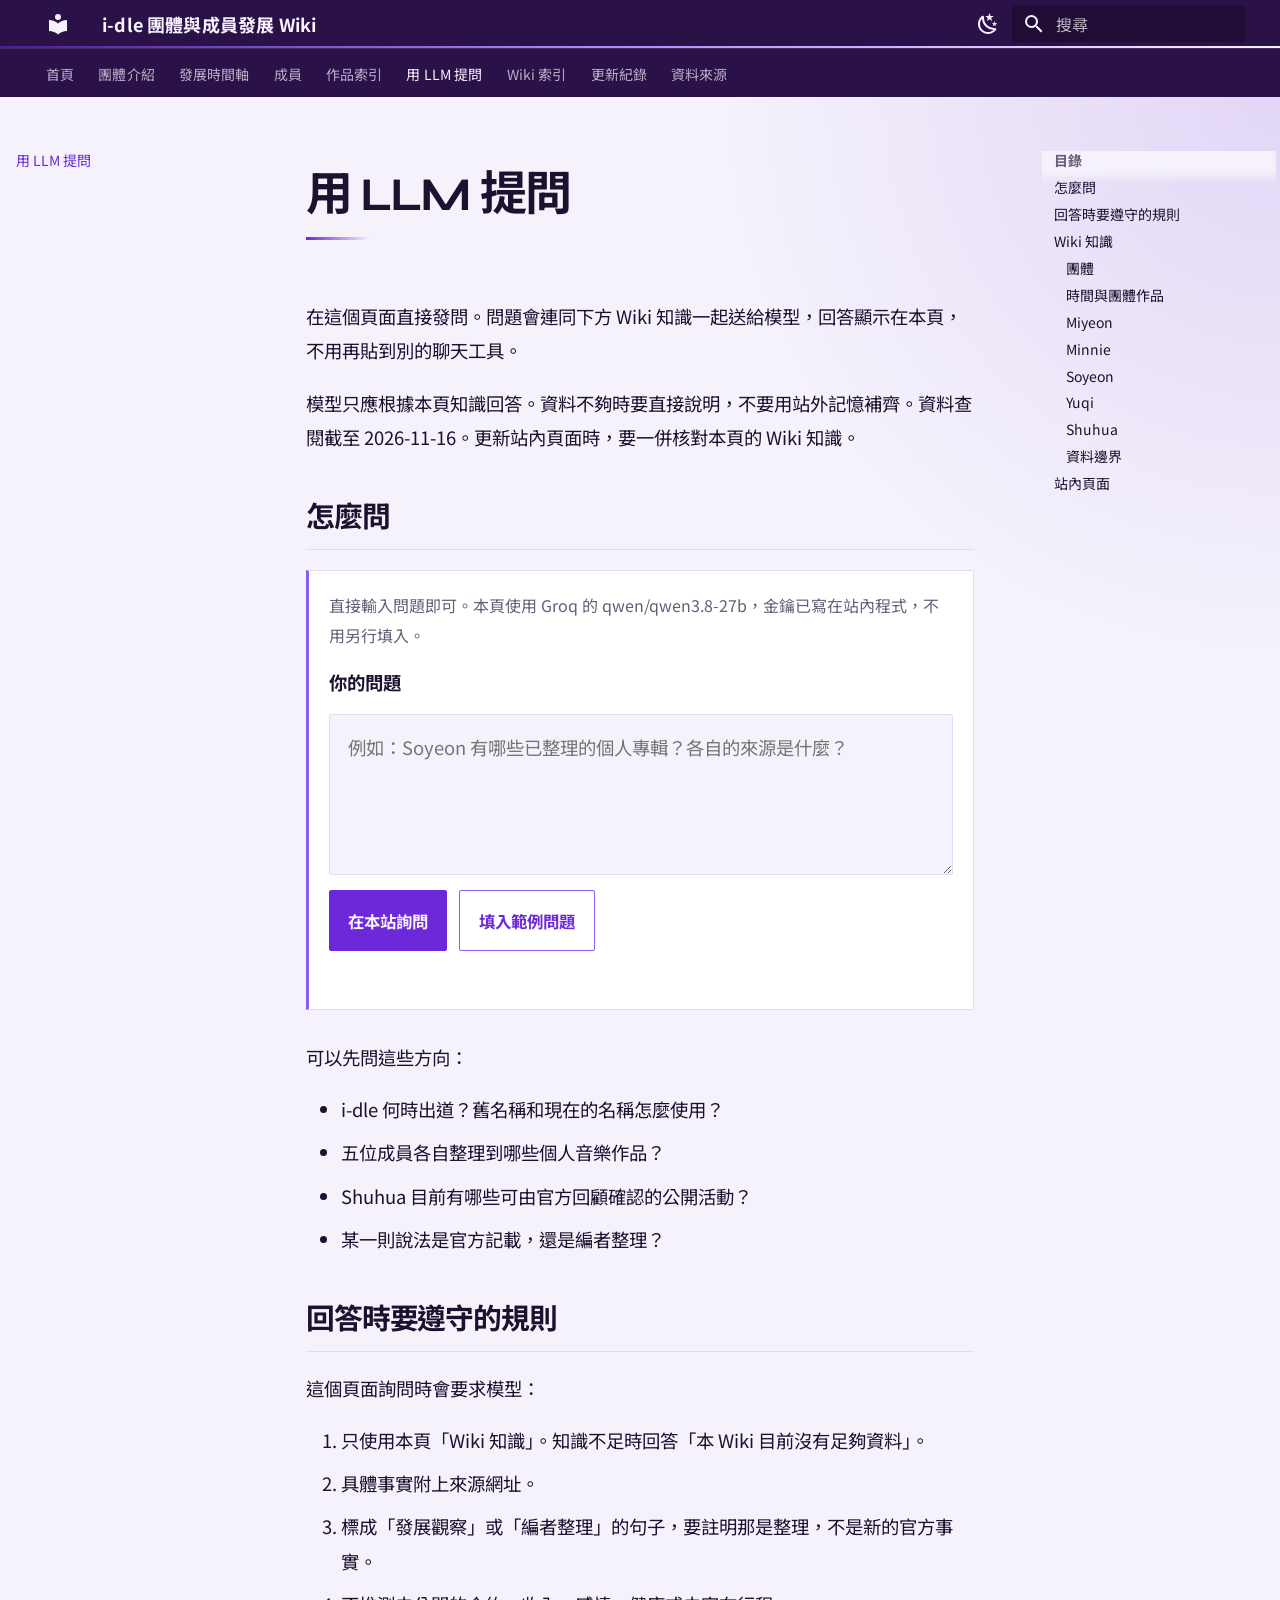
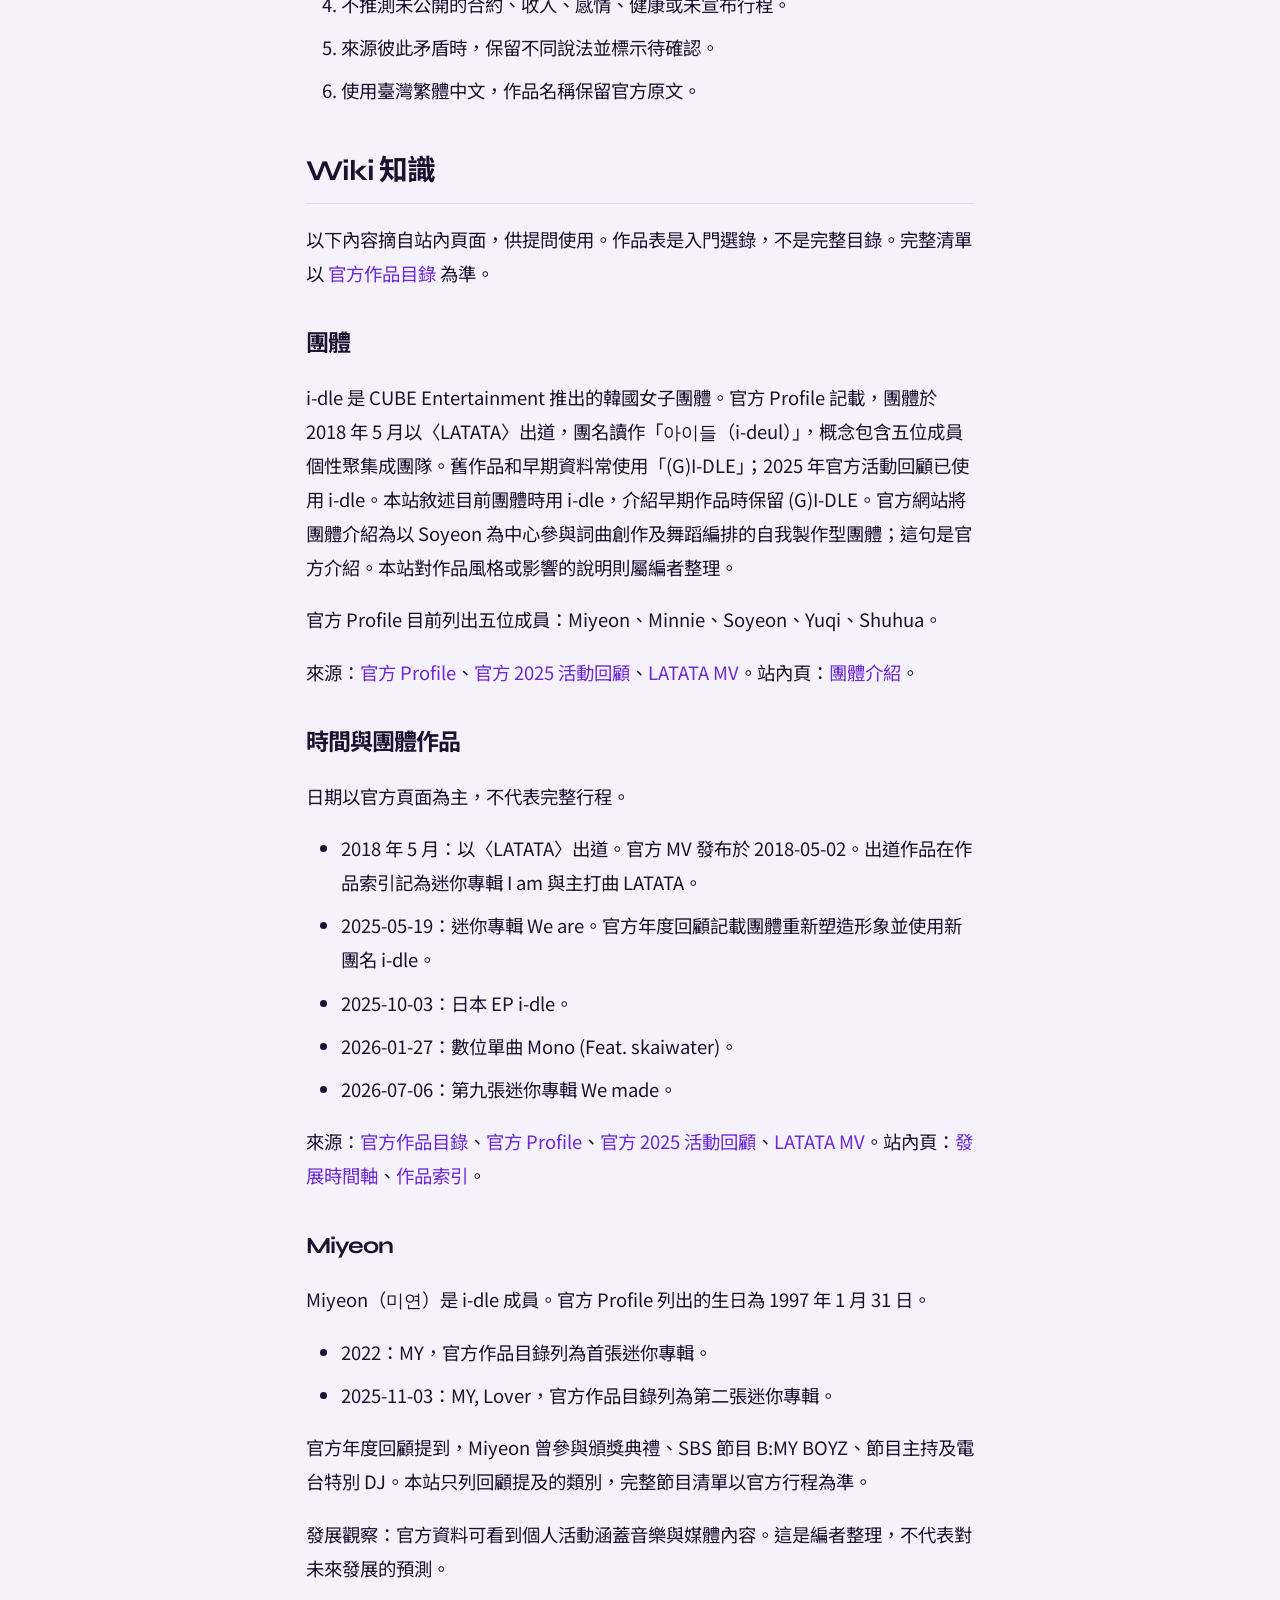
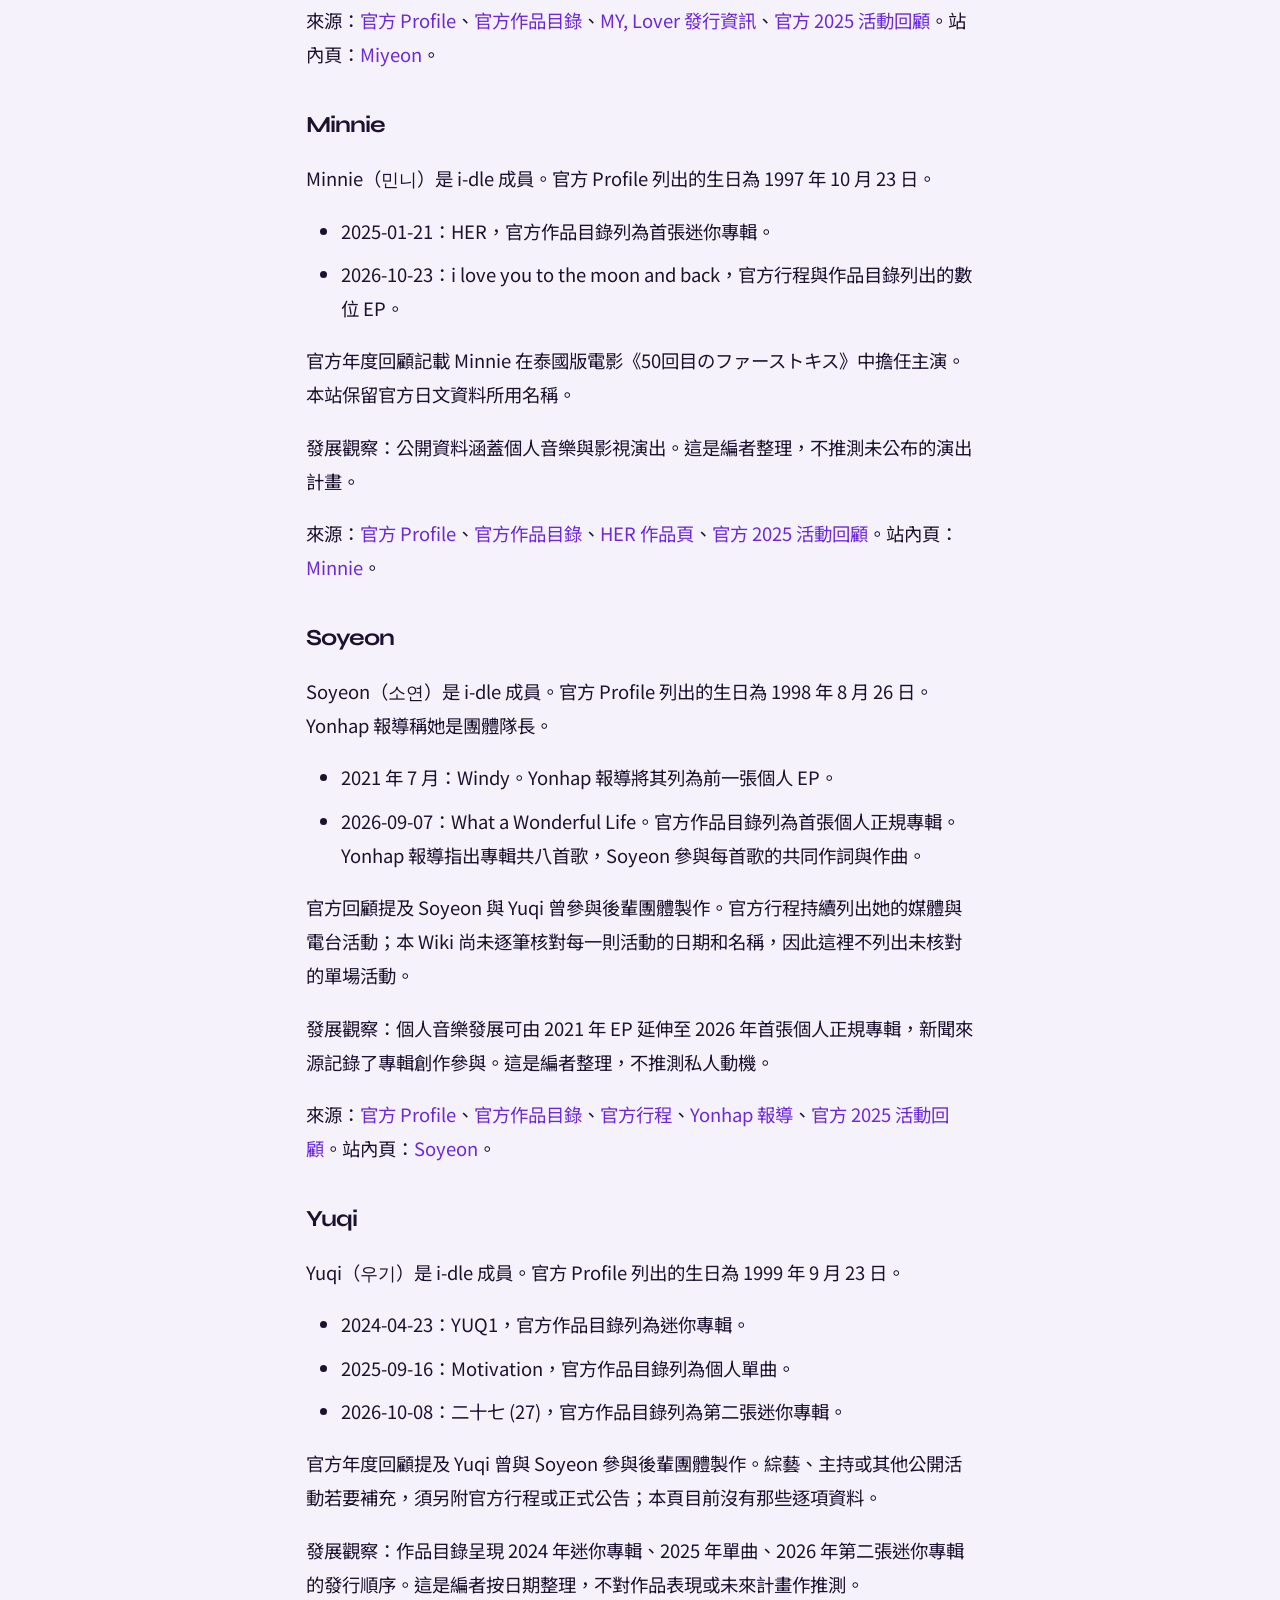
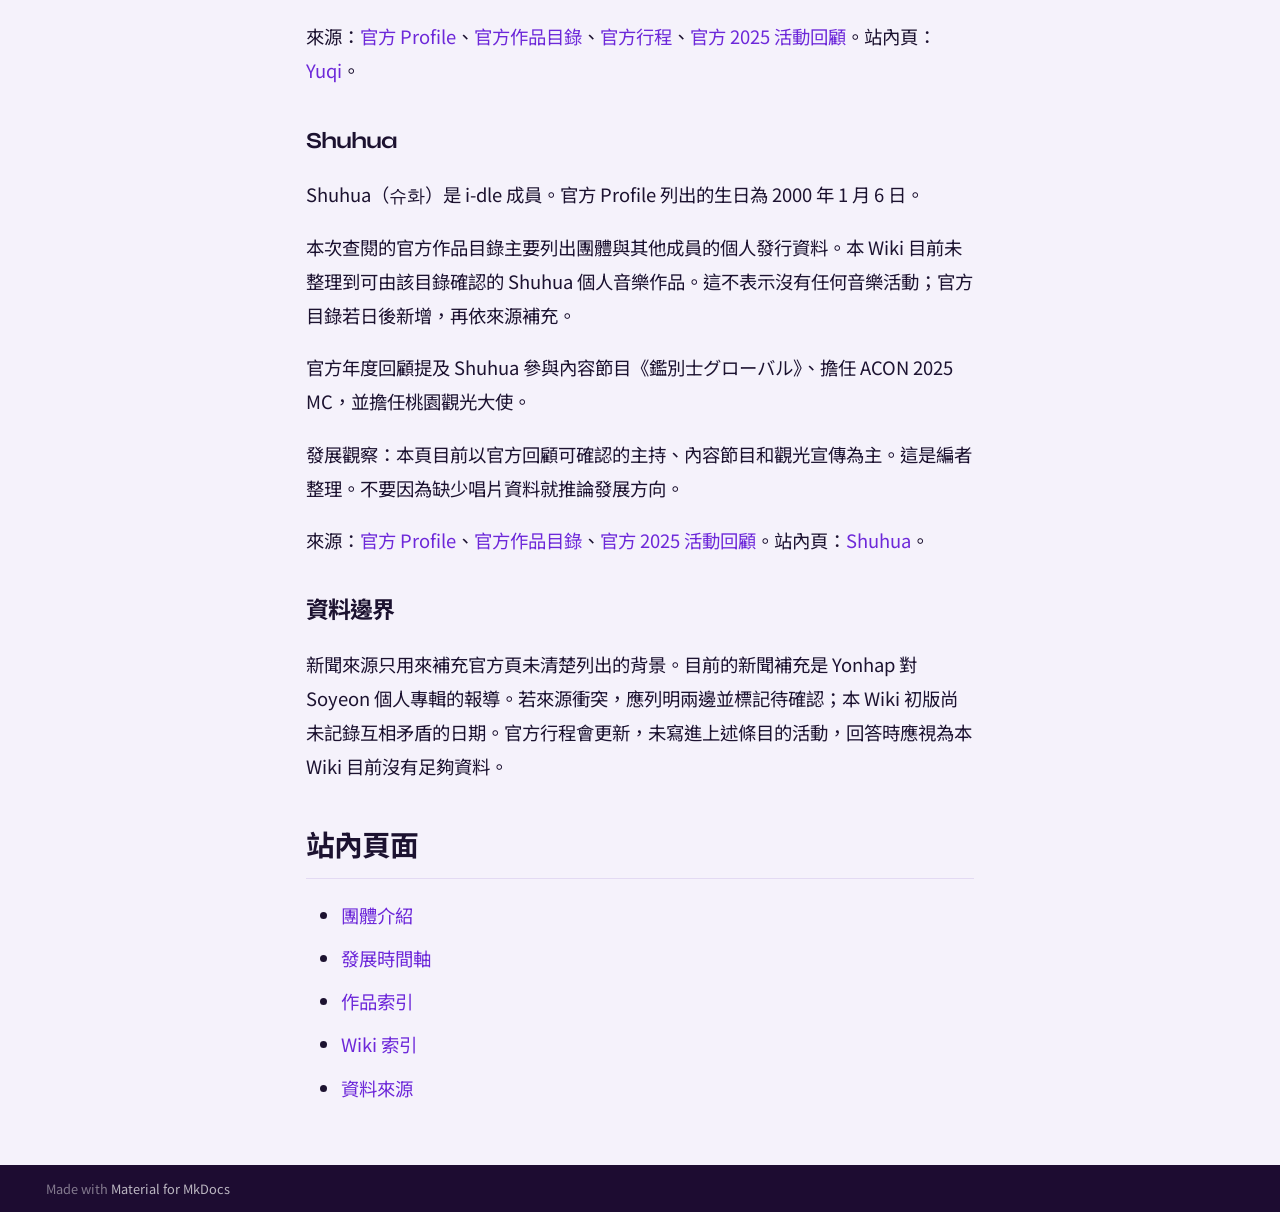
<file: llm-wiki/index.html>
<!doctype html>
<html lang="zh-TW" class="no-js">
  <head>
    
      <meta charset="utf-8">
      <meta name="viewport" content="width=device-width,initial-scale=1">
      
        <meta name="description" content="以來源為基礎整理 i-dle 團體歷程、作品與成員個人發展">
      
      
      
        <link rel="canonical" href="https://1111034011.github.io/idle_wiki/llm-wiki/">
      
      
        <link rel="prev" href="../works/">
      
      
        <link rel="next" href="../wiki-index/">
      
      
        
      
      
      <link rel="icon" href="../assets/images/favicon.png">
      <meta name="generator" content="mkdocs-1.6.1, mkdocs-material-9.8.1">
    
    
      
        <title>用 LLM 提問 - i-dle 團體與成員發展 Wiki</title>
      
    
    
      <link rel="stylesheet" href="../assets/stylesheets/main.57a0d79d.min.css">
      
        
        <link rel="stylesheet" href="../assets/stylesheets/palette.fb2fffe2.min.css">
      
      


    
    
      
    
    
      
        
        
        <link rel="preconnect" href="https://fonts.gstatic.com" crossorigin>
        <link rel="stylesheet" href="https://fonts.googleapis.com/css?family=Roboto:300,300i,400,400i,700,700i%7CRoboto+Mono:400,400i,700,700i&display=fallback">
        <style>:root{--md-text-font:"Roboto";--md-code-font:"Roboto Mono"}</style>
      
    
    
      <link rel="stylesheet" href="../stylesheets/extra.css">
    
    <script>__md_scope=new URL("..",location),__md_hash=e=>[...e].reduce(((e,_)=>(e<<5)-e+_.charCodeAt(0)),0),__md_get=(e,_=localStorage,t=__md_scope)=>JSON.parse(_.getItem(t.pathname+"."+e)),__md_set=(e,_,t=localStorage,a=__md_scope)=>{try{t.setItem(a.pathname+"."+e,JSON.stringify(_))}catch(e){}}</script>
    
      

    
    
  </head>
  
  
    
    
      
    
    
    
    
    <body dir="ltr" data-md-color-scheme="default" data-md-color-primary="deep-purple" data-md-color-accent="purple">
  
    
    <input class="md-toggle" data-md-toggle="drawer" type="checkbox" id="__drawer" autocomplete="off">
    <input class="md-toggle" data-md-toggle="search" type="checkbox" id="__search" autocomplete="off">
    <label class="md-overlay" for="__drawer"></label>
    <div data-md-component="skip">
      
        
        <a href="#llm" class="md-skip">
          跳轉到
        </a>
      
    </div>
    <div data-md-component="announce">
      
    </div>
    
    
      

<header class="md-header" data-md-component="header">
  <nav class="md-header__inner md-grid" aria-label="頁首">
    <a href=".." title="i-dle 團體與成員發展 Wiki" class="md-header__button md-logo" aria-label="i-dle 團體與成員發展 Wiki" data-md-component="logo">
      
  
  <svg xmlns="http://www.w3.org/2000/svg" viewBox="0 0 24 24"><path d="M12 8a3 3 0 0 0 3-3 3 3 0 0 0-3-3 3 3 0 0 0-3 3 3 3 0 0 0 3 3m0 3.54C9.64 9.35 6.5 8 3 8v11c3.5 0 6.64 1.35 9 3.54 2.36-2.19 5.5-3.54 9-3.54V8c-3.5 0-6.64 1.35-9 3.54"/></svg>

    </a>
    <label class="md-header__button md-icon" for="__drawer">
      
      <svg xmlns="http://www.w3.org/2000/svg" viewBox="0 0 24 24"><path d="M3 6h18v2H3zm0 5h18v2H3zm0 5h18v2H3z"/></svg>
    </label>
    <div class="md-header__title" data-md-component="header-title">
      <div class="md-header__ellipsis">
        <div class="md-header__topic">
          <span class="md-ellipsis">
            i-dle 團體與成員發展 Wiki
          </span>
        </div>
        <div class="md-header__topic" data-md-component="header-topic">
          <span class="md-ellipsis">
            
              用 LLM 提問
            
          </span>
        </div>
      </div>
    </div>
    
      
        <form class="md-header__option" data-md-component="palette">
  
    
    
    
    <input class="md-option" data-md-color-media="(prefers-color-scheme: light)" data-md-color-scheme="default" data-md-color-primary="deep-purple" data-md-color-accent="purple"  aria-label="切換暗色模式"  type="radio" name="__palette" id="__palette_0">
    
      <label class="md-header__button md-icon" title="切換暗色模式" for="__palette_1" hidden>
        <svg xmlns="http://www.w3.org/2000/svg" viewBox="0 0 24 24"><path d="m17.75 4.09-2.53 1.94.91 3.06-2.63-1.81-2.63 1.81.91-3.06-2.53-1.94L12.44 4l1.06-3 1.06 3zm3.5 6.91-1.64 1.25.59 1.98-1.7-1.17-1.7 1.17.59-1.98L15.75 11l2.06-.05L18.5 9l.69 1.95zm-2.28 4.95c.83-.08 1.72 1.1 1.19 1.85-.32.45-.66.87-1.08 1.27C15.17 23 8.84 23 4.94 19.07c-3.91-3.9-3.91-10.24 0-14.14.4-.4.82-.76 1.27-1.08.75-.53 1.93.36 1.85 1.19-.27 2.86.69 5.83 2.89 8.02a9.96 9.96 0 0 0 8.02 2.89m-1.64 2.02a12.08 12.08 0 0 1-7.8-3.47c-2.17-2.19-3.33-5-3.49-7.82-2.81 3.14-2.7 7.96.31 10.98 3.02 3.01 7.84 3.12 10.98.31"/></svg>
      </label>
    
  
    
    
    
    <input class="md-option" data-md-color-media="(prefers-color-scheme: dark)" data-md-color-scheme="slate" data-md-color-primary="deep-purple" data-md-color-accent="purple"  aria-label="切換亮色模式"  type="radio" name="__palette" id="__palette_1">
    
      <label class="md-header__button md-icon" title="切換亮色模式" for="__palette_0" hidden>
        <svg xmlns="http://www.w3.org/2000/svg" viewBox="0 0 24 24"><path d="M12 7a5 5 0 0 1 5 5 5 5 0 0 1-5 5 5 5 0 0 1-5-5 5 5 0 0 1 5-5m0 2a3 3 0 0 0-3 3 3 3 0 0 0 3 3 3 3 0 0 0 3-3 3 3 0 0 0-3-3m0-7 2.39 3.42C13.65 5.15 12.84 5 12 5s-1.65.15-2.39.42zM3.34 7l4.16-.35A7.2 7.2 0 0 0 5.94 8.5c-.44.74-.69 1.5-.83 2.29zm.02 10 1.76-3.77a7.131 7.131 0 0 0 2.38 4.14zM20.65 7l-1.77 3.79a7.02 7.02 0 0 0-2.38-4.15zm-.01 10-4.14.36c.59-.51 1.12-1.14 1.54-1.86.42-.73.69-1.5.83-2.29zM12 22l-2.41-3.44c.74.27 1.55.44 2.41.44.82 0 1.63-.17 2.37-.44z"/></svg>
      </label>
    
  
</form>
      
    
    
      <script>var palette=__md_get("__palette");if(palette&&palette.color){if("(prefers-color-scheme)"===palette.color.media){var media=matchMedia("(prefers-color-scheme: light)"),input=document.querySelector(media.matches?"[data-md-color-media='(prefers-color-scheme: light)']":"[data-md-color-media='(prefers-color-scheme: dark)']");palette.color.media=input.getAttribute("data-md-color-media"),palette.color.scheme=input.getAttribute("data-md-color-scheme"),palette.color.primary=input.getAttribute("data-md-color-primary"),palette.color.accent=input.getAttribute("data-md-color-accent")}for(var[key,value]of Object.entries(palette.color))document.body.setAttribute("data-md-color-"+key,value)}</script>
    
    
    
      
      
        <label class="md-header__button md-icon" for="__search">
          
          <svg xmlns="http://www.w3.org/2000/svg" viewBox="0 0 24 24"><path d="M9.5 3A6.5 6.5 0 0 1 16 9.5c0 1.61-.59 3.09-1.56 4.23l.27.27h.79l5 5-1.5 1.5-5-5v-.79l-.27-.27A6.52 6.52 0 0 1 9.5 16 6.5 6.5 0 0 1 3 9.5 6.5 6.5 0 0 1 9.5 3m0 2C7 5 5 7 5 9.5S7 14 9.5 14 14 12 14 9.5 12 5 9.5 5"/></svg>
        </label>
        <div class="md-search" data-md-component="search" role="dialog">
  <label class="md-search__overlay" for="__search"></label>
  <div class="md-search__inner" role="search">
    <form class="md-search__form" name="search">
      <input type="text" class="md-search__input" name="query" aria-label="搜尋" placeholder="搜尋" autocapitalize="off" autocorrect="off" autocomplete="off" spellcheck="false" data-md-component="search-query" required>
      <label class="md-search__icon md-icon" for="__search">
        
        <svg xmlns="http://www.w3.org/2000/svg" viewBox="0 0 24 24"><path d="M9.5 3A6.5 6.5 0 0 1 16 9.5c0 1.61-.59 3.09-1.56 4.23l.27.27h.79l5 5-1.5 1.5-5-5v-.79l-.27-.27A6.52 6.52 0 0 1 9.5 16 6.5 6.5 0 0 1 3 9.5 6.5 6.5 0 0 1 9.5 3m0 2C7 5 5 7 5 9.5S7 14 9.5 14 14 12 14 9.5 12 5 9.5 5"/></svg>
        
        <svg xmlns="http://www.w3.org/2000/svg" viewBox="0 0 24 24"><path d="M20 11v2H8l5.5 5.5-1.42 1.42L4.16 12l7.92-7.92L13.5 5.5 8 11z"/></svg>
      </label>
      <nav class="md-search__options" aria-label="搜尋">
        
        <button type="reset" class="md-search__icon md-icon" title="清除" aria-label="清除" tabindex="-1">
          
          <svg xmlns="http://www.w3.org/2000/svg" viewBox="0 0 24 24"><path d="M19 6.41 17.59 5 12 10.59 6.41 5 5 6.41 10.59 12 5 17.59 6.41 19 12 13.41 17.59 19 19 17.59 13.41 12z"/></svg>
        </button>
      </nav>
      
        <div class="md-search__suggest" data-md-component="search-suggest"></div>
      
    </form>
    <div class="md-search__output">
      <div class="md-search__scrollwrap" tabindex="0" data-md-scrollfix>
        <div class="md-search-result" data-md-component="search-result">
          <div class="md-search-result__meta">
            正在初始化搜尋引擎
          </div>
          <ol class="md-search-result__list" role="presentation"></ol>
        </div>
      </div>
    </div>
  </div>
</div>
      
    
    
  </nav>
  
</header>
    
    <div class="md-container" data-md-component="container">
      
      
        
          
            
<nav class="md-tabs" aria-label="標籤" data-md-component="tabs">
  <div class="md-grid">
    <ul class="md-tabs__list">
      
        
  
  
  
  
    <li class="md-tabs__item">
      <a href=".." class="md-tabs__link">
        
  
  
    
  
  首頁

      </a>
    </li>
  

      
        
  
  
  
  
    <li class="md-tabs__item">
      <a href="../group/" class="md-tabs__link">
        
  
  
    
  
  團體介紹

      </a>
    </li>
  

      
        
  
  
  
  
    <li class="md-tabs__item">
      <a href="../timeline/" class="md-tabs__link">
        
  
  
    
  
  發展時間軸

      </a>
    </li>
  

      
        
  
  
  
  
    
    
      <li class="md-tabs__item">
        <a href="../members/miyeon/" class="md-tabs__link">
          
  
  
  成員

        </a>
      </li>
    
  

      
        
  
  
  
  
    <li class="md-tabs__item">
      <a href="../works/" class="md-tabs__link">
        
  
  
    
  
  作品索引

      </a>
    </li>
  

      
        
  
  
  
    
  
  
    <li class="md-tabs__item md-tabs__item--active">
      <a href="./" class="md-tabs__link">
        
  
  
    
  
  用 LLM 提問

      </a>
    </li>
  

      
        
  
  
  
  
    <li class="md-tabs__item">
      <a href="../wiki-index/" class="md-tabs__link">
        
  
  
    
  
  Wiki 索引

      </a>
    </li>
  

      
        
  
  
  
  
    <li class="md-tabs__item">
      <a href="../log/" class="md-tabs__link">
        
  
  
    
  
  更新紀錄

      </a>
    </li>
  

      
        
  
  
  
  
    <li class="md-tabs__item">
      <a href="../sources/" class="md-tabs__link">
        
  
  
    
  
  資料來源

      </a>
    </li>
  

      
    </ul>
  </div>
</nav>
          
        
      
      <main class="md-main" data-md-component="main">
        <div class="md-main__inner md-grid">
          
            
              
              <div class="md-sidebar md-sidebar--primary" data-md-component="sidebar" data-md-type="navigation" >
                <div class="md-sidebar__scrollwrap">
                  <div class="md-sidebar__inner">
                    


  


<nav class="md-nav md-nav--primary md-nav--lifted" aria-label="導覽列" data-md-level="0">
  <label class="md-nav__title" for="__drawer">
    <a href=".." title="i-dle 團體與成員發展 Wiki" class="md-nav__button md-logo" aria-label="i-dle 團體與成員發展 Wiki" data-md-component="logo">
      
  
  <svg xmlns="http://www.w3.org/2000/svg" viewBox="0 0 24 24"><path d="M12 8a3 3 0 0 0 3-3 3 3 0 0 0-3-3 3 3 0 0 0-3 3 3 3 0 0 0 3 3m0 3.54C9.64 9.35 6.5 8 3 8v11c3.5 0 6.64 1.35 9 3.54 2.36-2.19 5.5-3.54 9-3.54V8c-3.5 0-6.64 1.35-9 3.54"/></svg>

    </a>
    i-dle 團體與成員發展 Wiki
  </label>
  
  <ul class="md-nav__list" data-md-scrollfix>
    
      
      
  
  
  
  
    <li class="md-nav__item">
      <a href=".." class="md-nav__link">
        
  
  
  <span class="md-ellipsis">
    
  
    首頁
  

    
  </span>
  
  

      </a>
    </li>
  

    
      
      
  
  
  
  
    <li class="md-nav__item">
      <a href="../group/" class="md-nav__link">
        
  
  
  <span class="md-ellipsis">
    
  
    團體介紹
  

    
  </span>
  
  

      </a>
    </li>
  

    
      
      
  
  
  
  
    <li class="md-nav__item">
      <a href="../timeline/" class="md-nav__link">
        
  
  
  <span class="md-ellipsis">
    
  
    發展時間軸
  

    
  </span>
  
  

      </a>
    </li>
  

    
      
      
  
  
  
  
    
    
    
    
      
      
        
      
    
    
    <li class="md-nav__item md-nav__item--nested">
      
        
        
        <input class="md-nav__toggle md-toggle " type="checkbox" id="__nav_4" >
        
          
          <label class="md-nav__link" for="__nav_4" id="__nav_4_label" tabindex="0">
            
  
  
  <span class="md-ellipsis">
    
  
    成員
  

    
  </span>
  
  

            <span class="md-nav__icon md-icon"></span>
          </label>
        
        <nav class="md-nav" data-md-level="1" aria-labelledby="__nav_4_label" aria-expanded="false">
          <label class="md-nav__title" for="__nav_4">
            <span class="md-nav__icon md-icon"></span>
            
  
    成員
  

          </label>
          <ul class="md-nav__list" data-md-scrollfix>
            
              
                
  
  
  
  
    <li class="md-nav__item">
      <a href="../members/miyeon/" class="md-nav__link">
        
  
  
  <span class="md-ellipsis">
    
  
    Miyeon
  

    
  </span>
  
  

      </a>
    </li>
  

              
            
              
                
  
  
  
  
    <li class="md-nav__item">
      <a href="../members/minnie/" class="md-nav__link">
        
  
  
  <span class="md-ellipsis">
    
  
    Minnie
  

    
  </span>
  
  

      </a>
    </li>
  

              
            
              
                
  
  
  
  
    <li class="md-nav__item">
      <a href="../members/soyeon/" class="md-nav__link">
        
  
  
  <span class="md-ellipsis">
    
  
    Soyeon
  

    
  </span>
  
  

      </a>
    </li>
  

              
            
              
                
  
  
  
  
    <li class="md-nav__item">
      <a href="../members/yuqi/" class="md-nav__link">
        
  
  
  <span class="md-ellipsis">
    
  
    Yuqi
  

    
  </span>
  
  

      </a>
    </li>
  

              
            
              
                
  
  
  
  
    <li class="md-nav__item">
      <a href="../members/shuhua/" class="md-nav__link">
        
  
  
  <span class="md-ellipsis">
    
  
    Shuhua
  

    
  </span>
  
  

      </a>
    </li>
  

              
            
          </ul>
        </nav>
      
    </li>
  

    
      
      
  
  
  
  
    <li class="md-nav__item">
      <a href="../works/" class="md-nav__link">
        
  
  
  <span class="md-ellipsis">
    
  
    作品索引
  

    
  </span>
  
  

      </a>
    </li>
  

    
      
      
  
  
    
  
  
  
    <li class="md-nav__item md-nav__item--active">
      
      <input class="md-nav__toggle md-toggle" type="checkbox" id="__toc">
      
      
        
      
      
        <label class="md-nav__link md-nav__link--active" for="__toc">
          
  
  
  <span class="md-ellipsis">
    
  
    用 LLM 提問
  

    
  </span>
  
  

          <span class="md-nav__icon md-icon"></span>
        </label>
      
      <a href="./" class="md-nav__link md-nav__link--active">
        
  
  
  <span class="md-ellipsis">
    
  
    用 LLM 提問
  

    
  </span>
  
  

      </a>
      
        

<nav class="md-nav md-nav--secondary" aria-label="目錄">
  
  
  
    
  
  
    <label class="md-nav__title" for="__toc">
      <span class="md-nav__icon md-icon"></span>
      目錄
    </label>
    <ul class="md-nav__list" data-md-component="toc" data-md-scrollfix>
      
        <li class="md-nav__item">
  <a href="#_1" class="md-nav__link">
    <span class="md-ellipsis">
      
        怎麼問
      
    </span>
  </a>
  
</li>
      
        <li class="md-nav__item">
  <a href="#_2" class="md-nav__link">
    <span class="md-ellipsis">
      
        回答時要遵守的規則
      
    </span>
  </a>
  
</li>
      
        <li class="md-nav__item">
  <a href="#wiki" class="md-nav__link">
    <span class="md-ellipsis">
      
        Wiki 知識
      
    </span>
  </a>
  
    <nav class="md-nav" aria-label="Wiki 知識">
      <ul class="md-nav__list">
        
          <li class="md-nav__item">
  <a href="#_3" class="md-nav__link">
    <span class="md-ellipsis">
      
        團體
      
    </span>
  </a>
  
</li>
        
          <li class="md-nav__item">
  <a href="#_4" class="md-nav__link">
    <span class="md-ellipsis">
      
        時間與團體作品
      
    </span>
  </a>
  
</li>
        
          <li class="md-nav__item">
  <a href="#miyeon" class="md-nav__link">
    <span class="md-ellipsis">
      
        Miyeon
      
    </span>
  </a>
  
</li>
        
          <li class="md-nav__item">
  <a href="#minnie" class="md-nav__link">
    <span class="md-ellipsis">
      
        Minnie
      
    </span>
  </a>
  
</li>
        
          <li class="md-nav__item">
  <a href="#soyeon" class="md-nav__link">
    <span class="md-ellipsis">
      
        Soyeon
      
    </span>
  </a>
  
</li>
        
          <li class="md-nav__item">
  <a href="#yuqi" class="md-nav__link">
    <span class="md-ellipsis">
      
        Yuqi
      
    </span>
  </a>
  
</li>
        
          <li class="md-nav__item">
  <a href="#shuhua" class="md-nav__link">
    <span class="md-ellipsis">
      
        Shuhua
      
    </span>
  </a>
  
</li>
        
          <li class="md-nav__item">
  <a href="#_5" class="md-nav__link">
    <span class="md-ellipsis">
      
        資料邊界
      
    </span>
  </a>
  
</li>
        
      </ul>
    </nav>
  
</li>
      
        <li class="md-nav__item">
  <a href="#_6" class="md-nav__link">
    <span class="md-ellipsis">
      
        站內頁面
      
    </span>
  </a>
  
</li>
      
    </ul>
  
</nav>
      
    </li>
  

    
      
      
  
  
  
  
    <li class="md-nav__item">
      <a href="../wiki-index/" class="md-nav__link">
        
  
  
  <span class="md-ellipsis">
    
  
    Wiki 索引
  

    
  </span>
  
  

      </a>
    </li>
  

    
      
      
  
  
  
  
    <li class="md-nav__item">
      <a href="../log/" class="md-nav__link">
        
  
  
  <span class="md-ellipsis">
    
  
    更新紀錄
  

    
  </span>
  
  

      </a>
    </li>
  

    
      
      
  
  
  
  
    <li class="md-nav__item">
      <a href="../sources/" class="md-nav__link">
        
  
  
  <span class="md-ellipsis">
    
  
    資料來源
  

    
  </span>
  
  

      </a>
    </li>
  

    
  </ul>
</nav>
                  </div>
                </div>
              </div>
            
            
              
              <div class="md-sidebar md-sidebar--secondary" data-md-component="sidebar" data-md-type="toc" >
                <div class="md-sidebar__scrollwrap">
                  <div class="md-sidebar__inner">
                    

<nav class="md-nav md-nav--secondary" aria-label="目錄">
  
  
  
    
  
  
    <label class="md-nav__title" for="__toc">
      <span class="md-nav__icon md-icon"></span>
      目錄
    </label>
    <ul class="md-nav__list" data-md-component="toc" data-md-scrollfix>
      
        <li class="md-nav__item">
  <a href="#_1" class="md-nav__link">
    <span class="md-ellipsis">
      
        怎麼問
      
    </span>
  </a>
  
</li>
      
        <li class="md-nav__item">
  <a href="#_2" class="md-nav__link">
    <span class="md-ellipsis">
      
        回答時要遵守的規則
      
    </span>
  </a>
  
</li>
      
        <li class="md-nav__item">
  <a href="#wiki" class="md-nav__link">
    <span class="md-ellipsis">
      
        Wiki 知識
      
    </span>
  </a>
  
    <nav class="md-nav" aria-label="Wiki 知識">
      <ul class="md-nav__list">
        
          <li class="md-nav__item">
  <a href="#_3" class="md-nav__link">
    <span class="md-ellipsis">
      
        團體
      
    </span>
  </a>
  
</li>
        
          <li class="md-nav__item">
  <a href="#_4" class="md-nav__link">
    <span class="md-ellipsis">
      
        時間與團體作品
      
    </span>
  </a>
  
</li>
        
          <li class="md-nav__item">
  <a href="#miyeon" class="md-nav__link">
    <span class="md-ellipsis">
      
        Miyeon
      
    </span>
  </a>
  
</li>
        
          <li class="md-nav__item">
  <a href="#minnie" class="md-nav__link">
    <span class="md-ellipsis">
      
        Minnie
      
    </span>
  </a>
  
</li>
        
          <li class="md-nav__item">
  <a href="#soyeon" class="md-nav__link">
    <span class="md-ellipsis">
      
        Soyeon
      
    </span>
  </a>
  
</li>
        
          <li class="md-nav__item">
  <a href="#yuqi" class="md-nav__link">
    <span class="md-ellipsis">
      
        Yuqi
      
    </span>
  </a>
  
</li>
        
          <li class="md-nav__item">
  <a href="#shuhua" class="md-nav__link">
    <span class="md-ellipsis">
      
        Shuhua
      
    </span>
  </a>
  
</li>
        
          <li class="md-nav__item">
  <a href="#_5" class="md-nav__link">
    <span class="md-ellipsis">
      
        資料邊界
      
    </span>
  </a>
  
</li>
        
      </ul>
    </nav>
  
</li>
      
        <li class="md-nav__item">
  <a href="#_6" class="md-nav__link">
    <span class="md-ellipsis">
      
        站內頁面
      
    </span>
  </a>
  
</li>
      
    </ul>
  
</nav>
                  </div>
                </div>
              </div>
            
          
          
            <div class="md-content" data-md-component="content">
              
              <article class="md-content__inner md-typeset">
                
                  



<h1 id="llm">用 LLM 提問</h1>
<p>在這個頁面直接發問。問題會連同下方 Wiki 知識一起送給模型，回答顯示在本頁，不用再貼到別的聊天工具。</p>
<p>模型只應根據本頁知識回答。資料不夠時要直接說明，不要用站外記憶補齊。資料查閱截至 2026-11-16。更新站內頁面時，要一併核對本頁的 Wiki 知識。</p>
<h2 id="_1">怎麼問</h2>
<form class="ask-box" id="llm-ask">
  <p class="ask-note">直接輸入問題即可。本頁使用 Groq 的 qwen/qwen3.8-27b，金鑰已寫在站內程式，不用另行填入。</p>
  <div id="llm-thread" class="ask-thread" aria-live="polite"></div>
  <label for="llm-question">你的問題</label>
  <textarea id="llm-question" rows="4" placeholder="例如：Soyeon 有哪些已整理的個人專輯？各自的來源是什麼？"></textarea>
  <div class="ask-actions">
    <button type="button" id="llm-send">在本站詢問</button>
    <button type="button" id="llm-sample" class="ask-quiet">填入範例問題</button>
  </div>
  <p class="ask-status" id="llm-status" role="status"></p>
</form>

<p>可以先問這些方向：</p>
<ul>
<li>i-dle 何時出道？舊名稱和現在的名稱怎麼使用？</li>
<li>五位成員各自整理到哪些個人音樂作品？</li>
<li>Shuhua 目前有哪些可由官方回顧確認的公開活動？</li>
<li>某一則說法是官方記載，還是編者整理？</li>
</ul>
<h2 id="_2">回答時要遵守的規則</h2>
<p>這個頁面詢問時會要求模型：</p>
<ol>
<li>只使用本頁「Wiki 知識」。知識不足時回答「本 Wiki 目前沒有足夠資料」。</li>
<li>具體事實附上來源網址。</li>
<li>標成「發展觀察」或「編者整理」的句子，要註明那是整理，不是新的官方事實。</li>
<li>不推測未公開的合約、收入、感情、健康或未宣布行程。</li>
<li>來源彼此矛盾時，保留不同說法並標示待確認。</li>
<li>使用臺灣繁體中文，作品名稱保留官方原文。</li>
</ol>
<h2 id="wiki">Wiki 知識</h2>
<section class="wiki-knowledge" id="wiki-knowledge">
<p>以下內容摘自站內頁面，供提問使用。作品表是入門選錄，不是完整目錄。完整清單以 <a href="https://i-dle.cubeent.co.jp/discography/">官方作品目錄</a> 為準。</p>
<h3 id="_3">團體</h3>
<p>i-dle 是 CUBE Entertainment 推出的韓國女子團體。官方 Profile 記載，團體於 2018 年 5 月以〈LATATA〉出道，團名讀作「아이들（i-deul）」，概念包含五位成員個性聚集成團隊。舊作品和早期資料常使用「(G)I-DLE」；2025 年官方活動回顧已使用 i-dle。本站敘述目前團體時用 i-dle，介紹早期作品時保留 (G)I-DLE。官方網站將團體介紹為以 Soyeon 為中心參與詞曲創作及舞蹈編排的自我製作型團體；這句是官方介紹。本站對作品風格或影響的說明則屬編者整理。</p>
<p>官方 Profile 目前列出五位成員：Miyeon、Minnie、Soyeon、Yuqi、Shuhua。</p>
<p>來源：<a href="https://i-dle.cubeent.co.jp/profile/">官方 Profile</a>、<a href="https://i-dle.cubeent.co.jp/news/2595/">官方 2025 活動回顧</a>、<a href="https://www.youtube.com/watch?v=p4RIhcY7V3c">LATATA MV</a>。站內頁：<a href="../group/">團體介紹</a>。</p>
<h3 id="_4">時間與團體作品</h3>
<p>日期以官方頁面為主，不代表完整行程。</p>
<ul>
<li>2018 年 5 月：以〈LATATA〉出道。官方 MV 發布於 2018-05-02。出道作品在作品索引記為迷你專輯 I am 與主打曲 LATATA。</li>
<li>2025-05-19：迷你專輯 We are。官方年度回顧記載團體重新塑造形象並使用新團名 i-dle。</li>
<li>2025-10-03：日本 EP i-dle。</li>
<li>2026-01-27：數位單曲 Mono (Feat. skaiwater)。</li>
<li>2026-07-06：第九張迷你專輯 We made。</li>
</ul>
<p>來源：<a href="https://i-dle.cubeent.co.jp/discography/">官方作品目錄</a>、<a href="https://i-dle.cubeent.co.jp/profile/">官方 Profile</a>、<a href="https://i-dle.cubeent.co.jp/news/2595/">官方 2025 活動回顧</a>、<a href="https://www.youtube.com/watch?v=p4RIhcY7V3c">LATATA MV</a>。站內頁：<a href="../timeline/">發展時間軸</a>、<a href="../works/">作品索引</a>。</p>
<h3 id="miyeon">Miyeon</h3>
<p>Miyeon（미연）是 i-dle 成員。官方 Profile 列出的生日為 1997 年 1 月 31 日。</p>
<ul>
<li>2022：MY，官方作品目錄列為首張迷你專輯。</li>
<li>2025-11-03：MY, Lover，官方作品目錄列為第二張迷你專輯。</li>
</ul>
<p>官方年度回顧提到，Miyeon 曾參與頒獎典禮、SBS 節目 B:MY BOYZ、節目主持及電台特別 DJ。本站只列回顧提及的類別，完整節目清單以官方行程為準。</p>
<p>發展觀察：官方資料可看到個人活動涵蓋音樂與媒體內容。這是編者整理，不代表對未來發展的預測。</p>
<p>來源：<a href="https://i-dle.cubeent.co.jp/profile/">官方 Profile</a>、<a href="https://i-dle.cubeent.co.jp/discography/">官方作品目錄</a>、<a href="https://i-dle.cubeent.co.jp/news/2540/">MY, Lover 發行資訊</a>、<a href="https://i-dle.cubeent.co.jp/news/2595/">官方 2025 活動回顧</a>。站內頁：<a href="../members/miyeon/">Miyeon</a>。</p>
<h3 id="minnie">Minnie</h3>
<p>Minnie（민니）是 i-dle 成員。官方 Profile 列出的生日為 1997 年 10 月 23 日。</p>
<ul>
<li>2025-01-21：HER，官方作品目錄列為首張迷你專輯。</li>
<li>2026-10-23：i love you to the moon and back，官方行程與作品目錄列出的數位 EP。</li>
</ul>
<p>官方年度回顧記載 Minnie 在泰國版電影《50回目のファーストキス》中擔任主演。本站保留官方日文資料所用名稱。</p>
<p>發展觀察：公開資料涵蓋個人音樂與影視演出。這是編者整理，不推測未公布的演出計畫。</p>
<p>來源：<a href="https://i-dle.cubeent.co.jp/profile/">官方 Profile</a>、<a href="https://i-dle.cubeent.co.jp/discography/">官方作品目錄</a>、<a href="https://i-dle.cubeent.co.jp/discography/2079/">HER 作品頁</a>、<a href="https://i-dle.cubeent.co.jp/news/2595/">官方 2025 活動回顧</a>。站內頁：<a href="../members/minnie/">Minnie</a>。</p>
<h3 id="soyeon">Soyeon</h3>
<p>Soyeon（소연）是 i-dle 成員。官方 Profile 列出的生日為 1998 年 8 月 26 日。Yonhap 報導稱她是團體隊長。</p>
<ul>
<li>2021 年 7 月：Windy。Yonhap 報導將其列為前一張個人 EP。</li>
<li>2026-09-07：What a Wonderful Life。官方作品目錄列為首張個人正規專輯。Yonhap 報導指出專輯共八首歌，Soyeon 參與每首歌的共同作詞與作曲。</li>
</ul>
<p>官方回顧提及 Soyeon 與 Yuqi 曾參與後輩團體製作。官方行程持續列出她的媒體與電台活動；本 Wiki 尚未逐筆核對每一則活動的日期和名稱，因此這裡不列出未核對的單場活動。</p>
<p>發展觀察：個人音樂發展可由 2021 年 EP 延伸至 2026 年首張個人正規專輯，新聞來源記錄了專輯創作參與。這是編者整理，不推測私人動機。</p>
<p>來源：<a href="https://i-dle.cubeent.co.jp/profile/">官方 Profile</a>、<a href="https://i-dle.cubeent.co.jp/discography/">官方作品目錄</a>、<a href="https://i-dle.cubeent.co.jp/schedule/">官方行程</a>、<a href="https://en.yna.co.kr/view/AEN20260907002000315">Yonhap 報導</a>、<a href="https://i-dle.cubeent.co.jp/news/2595/">官方 2025 活動回顧</a>。站內頁：<a href="../members/soyeon/">Soyeon</a>。</p>
<h3 id="yuqi">Yuqi</h3>
<p>Yuqi（우기）是 i-dle 成員。官方 Profile 列出的生日為 1999 年 9 月 23 日。</p>
<ul>
<li>2024-04-23：YUQ1，官方作品目錄列為迷你專輯。</li>
<li>2025-09-16：Motivation，官方作品目錄列為個人單曲。</li>
<li>2026-10-08：二十七 (27)，官方作品目錄列為第二張迷你專輯。</li>
</ul>
<p>官方年度回顧提及 Yuqi 曾與 Soyeon 參與後輩團體製作。綜藝、主持或其他公開活動若要補充，須另附官方行程或正式公告；本頁目前沒有那些逐項資料。</p>
<p>發展觀察：作品目錄呈現 2024 年迷你專輯、2025 年單曲、2026 年第二張迷你專輯的發行順序。這是編者按日期整理，不對作品表現或未來計畫作推測。</p>
<p>來源：<a href="https://i-dle.cubeent.co.jp/profile/">官方 Profile</a>、<a href="https://i-dle.cubeent.co.jp/discography/">官方作品目錄</a>、<a href="https://i-dle.cubeent.co.jp/schedule/">官方行程</a>、<a href="https://i-dle.cubeent.co.jp/news/2595/">官方 2025 活動回顧</a>。站內頁：<a href="../members/yuqi/">Yuqi</a>。</p>
<h3 id="shuhua">Shuhua</h3>
<p>Shuhua（슈화）是 i-dle 成員。官方 Profile 列出的生日為 2000 年 1 月 6 日。</p>
<p>本次查閱的官方作品目錄主要列出團體與其他成員的個人發行資料。本 Wiki 目前未整理到可由該目錄確認的 Shuhua 個人音樂作品。這不表示沒有任何音樂活動；官方目錄若日後新增，再依來源補充。</p>
<p>官方年度回顧提及 Shuhua 參與內容節目《鑑別士グローバル》、擔任 ACON 2025 MC，並擔任桃園觀光大使。</p>
<p>發展觀察：本頁目前以官方回顧可確認的主持、內容節目和觀光宣傳為主。這是編者整理。不要因為缺少唱片資料就推論發展方向。</p>
<p>來源：<a href="https://i-dle.cubeent.co.jp/profile/">官方 Profile</a>、<a href="https://i-dle.cubeent.co.jp/discography/">官方作品目錄</a>、<a href="https://i-dle.cubeent.co.jp/news/2595/">官方 2025 活動回顧</a>。站內頁：<a href="../members/shuhua/">Shuhua</a>。</p>
<h3 id="_5">資料邊界</h3>
<p>新聞來源只用來補充官方頁未清楚列出的背景。目前的新聞補充是 Yonhap 對 Soyeon 個人專輯的報導。若來源衝突，應列明兩邊並標記待確認；本 Wiki 初版尚未記錄互相矛盾的日期。官方行程會更新，未寫進上述條目的活動，回答時應視為本 Wiki 目前沒有足夠資料。</p>
</section>
<h2 id="_6">站內頁面</h2>
<ul>
<li><a href="../group/">團體介紹</a></li>
<li><a href="../timeline/">發展時間軸</a></li>
<li><a href="../works/">作品索引</a></li>
<li><a href="../wiki-index/">Wiki 索引</a></li>
<li><a href="../sources/">資料來源</a></li>
</ul>












                
              </article>
            </div>
          
          
<script>var target=document.getElementById(location.hash.slice(1));target&&target.name&&(target.checked=target.name.startsWith("__tabbed_"))</script>
        </div>
        
          <button type="button" class="md-top md-icon" data-md-component="top" hidden>
  
  <svg xmlns="http://www.w3.org/2000/svg" viewBox="0 0 24 24"><path d="M13 20h-2V8l-5.5 5.5-1.42-1.42L12 4.16l7.92 7.92-1.42 1.42L13 8z"/></svg>
  回到頂端
</button>
        
      </main>
      
        <footer class="md-footer">
  
  <div class="md-footer-meta md-typeset">
    <div class="md-footer-meta__inner md-grid">
      <div class="md-copyright">
  
  
    Made with
    <a href="https://squidfunk.github.io/mkdocs-material/" target="_blank" rel="noopener">
      Material for MkDocs
    </a>
  
</div>
      
    </div>
  </div>
</footer>
      
    </div>
    <div class="md-dialog" data-md-component="dialog">
      <div class="md-dialog__inner md-typeset"></div>
    </div>
    
    
    
      
      
      <script id="__config" type="application/json">{"annotate": null, "base": "..", "features": ["navigation.tabs", "navigation.sections", "navigation.top", "search.suggest", "search.highlight", "toc.follow"], "search": "../assets/javascripts/workers/search.a7633da7.min.js", "tags": null, "translations": {"clipboard.copied": "\u5df2\u8907\u88fd", "clipboard.copy": "\u8907\u88fd", "search.result.more.one": "\u6b64\u9801\u5c1a\u6709 1 \u500b\u7b26\u5408\u7684\u9805\u76ee", "search.result.more.other": "\u6b64\u9801\u5c1a\u6709 # \u500b\u7b26\u5408\u7684\u9805\u76ee", "search.result.none": "\u6c92\u6709\u7b26\u5408\u7684\u9805\u76ee", "search.result.one": "\u627e\u5230 1 \u500b\u7b26\u5408\u7684\u9805\u76ee", "search.result.other": "\u627e\u5230 # \u500b\u7b26\u5408\u7684\u9805\u76ee", "search.result.placeholder": "\u6253\u5b57\u9032\u884c\u641c\u5c0b", "search.result.term.missing": "\u7f3a\u5c11\u5b57\u8a5e", "select.version": "\u9078\u64c7\u7248\u672c"}, "version": null}</script>
    
    
      <script src="../assets/javascripts/bundle.a5f9d56c.min.js"></script>
      
        <script src="../javascripts/ask.js"></script>
      
    
  </body>
</html>
</file>
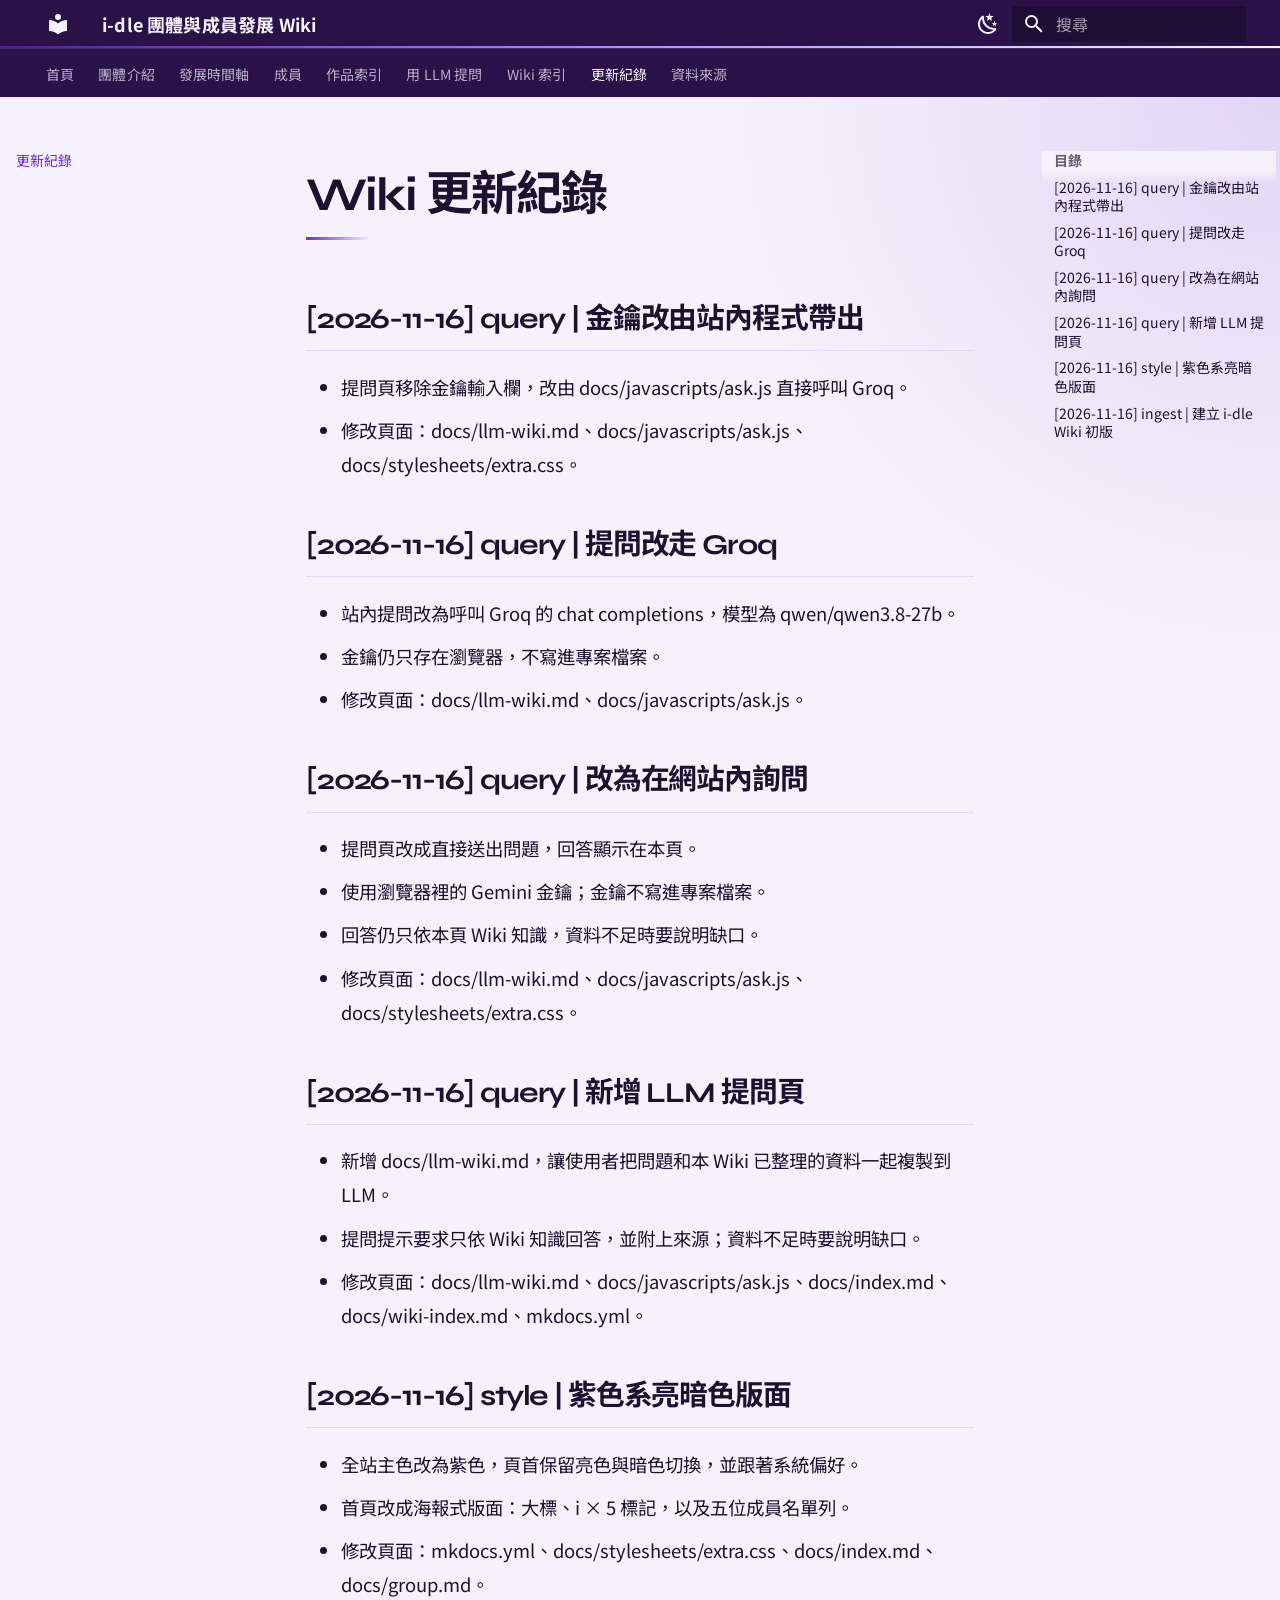
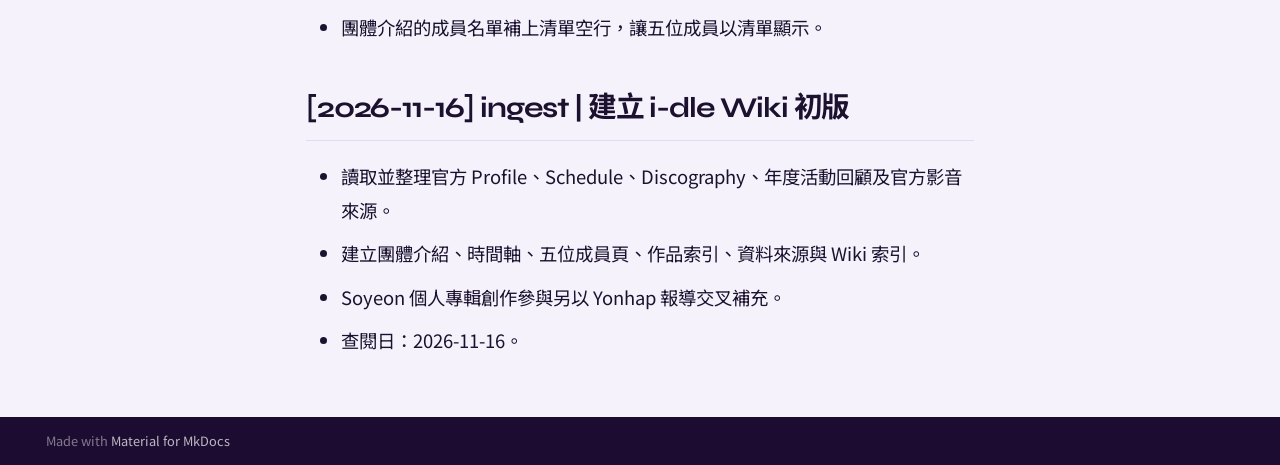
<file: log/index.html>
<!doctype html>
<html lang="zh-TW" class="no-js">
  <head>
    
      <meta charset="utf-8">
      <meta name="viewport" content="width=device-width,initial-scale=1">
      
        <meta name="description" content="以來源為基礎整理 i-dle 團體歷程、作品與成員個人發展">
      
      
      
        <link rel="canonical" href="https://1111034011.github.io/idle_wiki/log/">
      
      
        <link rel="prev" href="../wiki-index/">
      
      
        <link rel="next" href="../sources/">
      
      
        
      
      
      <link rel="icon" href="../assets/images/favicon.png">
      <meta name="generator" content="mkdocs-1.6.1, mkdocs-material-9.8.1">
    
    
      
        <title>更新紀錄 - i-dle 團體與成員發展 Wiki</title>
      
    
    
      <link rel="stylesheet" href="../assets/stylesheets/main.57a0d79d.min.css">
      
        
        <link rel="stylesheet" href="../assets/stylesheets/palette.fb2fffe2.min.css">
      
      


    
    
      
    
    
      
        
        
        <link rel="preconnect" href="https://fonts.gstatic.com" crossorigin>
        <link rel="stylesheet" href="https://fonts.googleapis.com/css?family=Roboto:300,300i,400,400i,700,700i%7CRoboto+Mono:400,400i,700,700i&display=fallback">
        <style>:root{--md-text-font:"Roboto";--md-code-font:"Roboto Mono"}</style>
      
    
    
      <link rel="stylesheet" href="../stylesheets/extra.css">
    
    <script>__md_scope=new URL("..",location),__md_hash=e=>[...e].reduce(((e,_)=>(e<<5)-e+_.charCodeAt(0)),0),__md_get=(e,_=localStorage,t=__md_scope)=>JSON.parse(_.getItem(t.pathname+"."+e)),__md_set=(e,_,t=localStorage,a=__md_scope)=>{try{t.setItem(a.pathname+"."+e,JSON.stringify(_))}catch(e){}}</script>
    
      

    
    
  </head>
  
  
    
    
      
    
    
    
    
    <body dir="ltr" data-md-color-scheme="default" data-md-color-primary="deep-purple" data-md-color-accent="purple">
  
    
    <input class="md-toggle" data-md-toggle="drawer" type="checkbox" id="__drawer" autocomplete="off">
    <input class="md-toggle" data-md-toggle="search" type="checkbox" id="__search" autocomplete="off">
    <label class="md-overlay" for="__drawer"></label>
    <div data-md-component="skip">
      
        
        <a href="#wiki" class="md-skip">
          跳轉到
        </a>
      
    </div>
    <div data-md-component="announce">
      
    </div>
    
    
      

<header class="md-header" data-md-component="header">
  <nav class="md-header__inner md-grid" aria-label="頁首">
    <a href=".." title="i-dle 團體與成員發展 Wiki" class="md-header__button md-logo" aria-label="i-dle 團體與成員發展 Wiki" data-md-component="logo">
      
  
  <svg xmlns="http://www.w3.org/2000/svg" viewBox="0 0 24 24"><path d="M12 8a3 3 0 0 0 3-3 3 3 0 0 0-3-3 3 3 0 0 0-3 3 3 3 0 0 0 3 3m0 3.54C9.64 9.35 6.5 8 3 8v11c3.5 0 6.64 1.35 9 3.54 2.36-2.19 5.5-3.54 9-3.54V8c-3.5 0-6.64 1.35-9 3.54"/></svg>

    </a>
    <label class="md-header__button md-icon" for="__drawer">
      
      <svg xmlns="http://www.w3.org/2000/svg" viewBox="0 0 24 24"><path d="M3 6h18v2H3zm0 5h18v2H3zm0 5h18v2H3z"/></svg>
    </label>
    <div class="md-header__title" data-md-component="header-title">
      <div class="md-header__ellipsis">
        <div class="md-header__topic">
          <span class="md-ellipsis">
            i-dle 團體與成員發展 Wiki
          </span>
        </div>
        <div class="md-header__topic" data-md-component="header-topic">
          <span class="md-ellipsis">
            
              更新紀錄
            
          </span>
        </div>
      </div>
    </div>
    
      
        <form class="md-header__option" data-md-component="palette">
  
    
    
    
    <input class="md-option" data-md-color-media="(prefers-color-scheme: light)" data-md-color-scheme="default" data-md-color-primary="deep-purple" data-md-color-accent="purple"  aria-label="切換暗色模式"  type="radio" name="__palette" id="__palette_0">
    
      <label class="md-header__button md-icon" title="切換暗色模式" for="__palette_1" hidden>
        <svg xmlns="http://www.w3.org/2000/svg" viewBox="0 0 24 24"><path d="m17.75 4.09-2.53 1.94.91 3.06-2.63-1.81-2.63 1.81.91-3.06-2.53-1.94L12.44 4l1.06-3 1.06 3zm3.5 6.91-1.64 1.25.59 1.98-1.7-1.17-1.7 1.17.59-1.98L15.75 11l2.06-.05L18.5 9l.69 1.95zm-2.28 4.95c.83-.08 1.72 1.1 1.19 1.85-.32.45-.66.87-1.08 1.27C15.17 23 8.84 23 4.94 19.07c-3.91-3.9-3.91-10.24 0-14.14.4-.4.82-.76 1.27-1.08.75-.53 1.93.36 1.85 1.19-.27 2.86.69 5.83 2.89 8.02a9.96 9.96 0 0 0 8.02 2.89m-1.64 2.02a12.08 12.08 0 0 1-7.8-3.47c-2.17-2.19-3.33-5-3.49-7.82-2.81 3.14-2.7 7.96.31 10.98 3.02 3.01 7.84 3.12 10.98.31"/></svg>
      </label>
    
  
    
    
    
    <input class="md-option" data-md-color-media="(prefers-color-scheme: dark)" data-md-color-scheme="slate" data-md-color-primary="deep-purple" data-md-color-accent="purple"  aria-label="切換亮色模式"  type="radio" name="__palette" id="__palette_1">
    
      <label class="md-header__button md-icon" title="切換亮色模式" for="__palette_0" hidden>
        <svg xmlns="http://www.w3.org/2000/svg" viewBox="0 0 24 24"><path d="M12 7a5 5 0 0 1 5 5 5 5 0 0 1-5 5 5 5 0 0 1-5-5 5 5 0 0 1 5-5m0 2a3 3 0 0 0-3 3 3 3 0 0 0 3 3 3 3 0 0 0 3-3 3 3 0 0 0-3-3m0-7 2.39 3.42C13.65 5.15 12.84 5 12 5s-1.65.15-2.39.42zM3.34 7l4.16-.35A7.2 7.2 0 0 0 5.94 8.5c-.44.74-.69 1.5-.83 2.29zm.02 10 1.76-3.77a7.131 7.131 0 0 0 2.38 4.14zM20.65 7l-1.77 3.79a7.02 7.02 0 0 0-2.38-4.15zm-.01 10-4.14.36c.59-.51 1.12-1.14 1.54-1.86.42-.73.69-1.5.83-2.29zM12 22l-2.41-3.44c.74.27 1.55.44 2.41.44.82 0 1.63-.17 2.37-.44z"/></svg>
      </label>
    
  
</form>
      
    
    
      <script>var palette=__md_get("__palette");if(palette&&palette.color){if("(prefers-color-scheme)"===palette.color.media){var media=matchMedia("(prefers-color-scheme: light)"),input=document.querySelector(media.matches?"[data-md-color-media='(prefers-color-scheme: light)']":"[data-md-color-media='(prefers-color-scheme: dark)']");palette.color.media=input.getAttribute("data-md-color-media"),palette.color.scheme=input.getAttribute("data-md-color-scheme"),palette.color.primary=input.getAttribute("data-md-color-primary"),palette.color.accent=input.getAttribute("data-md-color-accent")}for(var[key,value]of Object.entries(palette.color))document.body.setAttribute("data-md-color-"+key,value)}</script>
    
    
    
      
      
        <label class="md-header__button md-icon" for="__search">
          
          <svg xmlns="http://www.w3.org/2000/svg" viewBox="0 0 24 24"><path d="M9.5 3A6.5 6.5 0 0 1 16 9.5c0 1.61-.59 3.09-1.56 4.23l.27.27h.79l5 5-1.5 1.5-5-5v-.79l-.27-.27A6.52 6.52 0 0 1 9.5 16 6.5 6.5 0 0 1 3 9.5 6.5 6.5 0 0 1 9.5 3m0 2C7 5 5 7 5 9.5S7 14 9.5 14 14 12 14 9.5 12 5 9.5 5"/></svg>
        </label>
        <div class="md-search" data-md-component="search" role="dialog">
  <label class="md-search__overlay" for="__search"></label>
  <div class="md-search__inner" role="search">
    <form class="md-search__form" name="search">
      <input type="text" class="md-search__input" name="query" aria-label="搜尋" placeholder="搜尋" autocapitalize="off" autocorrect="off" autocomplete="off" spellcheck="false" data-md-component="search-query" required>
      <label class="md-search__icon md-icon" for="__search">
        
        <svg xmlns="http://www.w3.org/2000/svg" viewBox="0 0 24 24"><path d="M9.5 3A6.5 6.5 0 0 1 16 9.5c0 1.61-.59 3.09-1.56 4.23l.27.27h.79l5 5-1.5 1.5-5-5v-.79l-.27-.27A6.52 6.52 0 0 1 9.5 16 6.5 6.5 0 0 1 3 9.5 6.5 6.5 0 0 1 9.5 3m0 2C7 5 5 7 5 9.5S7 14 9.5 14 14 12 14 9.5 12 5 9.5 5"/></svg>
        
        <svg xmlns="http://www.w3.org/2000/svg" viewBox="0 0 24 24"><path d="M20 11v2H8l5.5 5.5-1.42 1.42L4.16 12l7.92-7.92L13.5 5.5 8 11z"/></svg>
      </label>
      <nav class="md-search__options" aria-label="搜尋">
        
        <button type="reset" class="md-search__icon md-icon" title="清除" aria-label="清除" tabindex="-1">
          
          <svg xmlns="http://www.w3.org/2000/svg" viewBox="0 0 24 24"><path d="M19 6.41 17.59 5 12 10.59 6.41 5 5 6.41 10.59 12 5 17.59 6.41 19 12 13.41 17.59 19 19 17.59 13.41 12z"/></svg>
        </button>
      </nav>
      
        <div class="md-search__suggest" data-md-component="search-suggest"></div>
      
    </form>
    <div class="md-search__output">
      <div class="md-search__scrollwrap" tabindex="0" data-md-scrollfix>
        <div class="md-search-result" data-md-component="search-result">
          <div class="md-search-result__meta">
            正在初始化搜尋引擎
          </div>
          <ol class="md-search-result__list" role="presentation"></ol>
        </div>
      </div>
    </div>
  </div>
</div>
      
    
    
  </nav>
  
</header>
    
    <div class="md-container" data-md-component="container">
      
      
        
          
            
<nav class="md-tabs" aria-label="標籤" data-md-component="tabs">
  <div class="md-grid">
    <ul class="md-tabs__list">
      
        
  
  
  
  
    <li class="md-tabs__item">
      <a href=".." class="md-tabs__link">
        
  
  
    
  
  首頁

      </a>
    </li>
  

      
        
  
  
  
  
    <li class="md-tabs__item">
      <a href="../group/" class="md-tabs__link">
        
  
  
    
  
  團體介紹

      </a>
    </li>
  

      
        
  
  
  
  
    <li class="md-tabs__item">
      <a href="../timeline/" class="md-tabs__link">
        
  
  
    
  
  發展時間軸

      </a>
    </li>
  

      
        
  
  
  
  
    
    
      <li class="md-tabs__item">
        <a href="../members/miyeon/" class="md-tabs__link">
          
  
  
  成員

        </a>
      </li>
    
  

      
        
  
  
  
  
    <li class="md-tabs__item">
      <a href="../works/" class="md-tabs__link">
        
  
  
    
  
  作品索引

      </a>
    </li>
  

      
        
  
  
  
  
    <li class="md-tabs__item">
      <a href="../llm-wiki/" class="md-tabs__link">
        
  
  
    
  
  用 LLM 提問

      </a>
    </li>
  

      
        
  
  
  
  
    <li class="md-tabs__item">
      <a href="../wiki-index/" class="md-tabs__link">
        
  
  
    
  
  Wiki 索引

      </a>
    </li>
  

      
        
  
  
  
    
  
  
    <li class="md-tabs__item md-tabs__item--active">
      <a href="./" class="md-tabs__link">
        
  
  
    
  
  更新紀錄

      </a>
    </li>
  

      
        
  
  
  
  
    <li class="md-tabs__item">
      <a href="../sources/" class="md-tabs__link">
        
  
  
    
  
  資料來源

      </a>
    </li>
  

      
    </ul>
  </div>
</nav>
          
        
      
      <main class="md-main" data-md-component="main">
        <div class="md-main__inner md-grid">
          
            
              
              <div class="md-sidebar md-sidebar--primary" data-md-component="sidebar" data-md-type="navigation" >
                <div class="md-sidebar__scrollwrap">
                  <div class="md-sidebar__inner">
                    


  


<nav class="md-nav md-nav--primary md-nav--lifted" aria-label="導覽列" data-md-level="0">
  <label class="md-nav__title" for="__drawer">
    <a href=".." title="i-dle 團體與成員發展 Wiki" class="md-nav__button md-logo" aria-label="i-dle 團體與成員發展 Wiki" data-md-component="logo">
      
  
  <svg xmlns="http://www.w3.org/2000/svg" viewBox="0 0 24 24"><path d="M12 8a3 3 0 0 0 3-3 3 3 0 0 0-3-3 3 3 0 0 0-3 3 3 3 0 0 0 3 3m0 3.54C9.64 9.35 6.5 8 3 8v11c3.5 0 6.64 1.35 9 3.54 2.36-2.19 5.5-3.54 9-3.54V8c-3.5 0-6.64 1.35-9 3.54"/></svg>

    </a>
    i-dle 團體與成員發展 Wiki
  </label>
  
  <ul class="md-nav__list" data-md-scrollfix>
    
      
      
  
  
  
  
    <li class="md-nav__item">
      <a href=".." class="md-nav__link">
        
  
  
  <span class="md-ellipsis">
    
  
    首頁
  

    
  </span>
  
  

      </a>
    </li>
  

    
      
      
  
  
  
  
    <li class="md-nav__item">
      <a href="../group/" class="md-nav__link">
        
  
  
  <span class="md-ellipsis">
    
  
    團體介紹
  

    
  </span>
  
  

      </a>
    </li>
  

    
      
      
  
  
  
  
    <li class="md-nav__item">
      <a href="../timeline/" class="md-nav__link">
        
  
  
  <span class="md-ellipsis">
    
  
    發展時間軸
  

    
  </span>
  
  

      </a>
    </li>
  

    
      
      
  
  
  
  
    
    
    
    
      
      
        
      
    
    
    <li class="md-nav__item md-nav__item--nested">
      
        
        
        <input class="md-nav__toggle md-toggle " type="checkbox" id="__nav_4" >
        
          
          <label class="md-nav__link" for="__nav_4" id="__nav_4_label" tabindex="0">
            
  
  
  <span class="md-ellipsis">
    
  
    成員
  

    
  </span>
  
  

            <span class="md-nav__icon md-icon"></span>
          </label>
        
        <nav class="md-nav" data-md-level="1" aria-labelledby="__nav_4_label" aria-expanded="false">
          <label class="md-nav__title" for="__nav_4">
            <span class="md-nav__icon md-icon"></span>
            
  
    成員
  

          </label>
          <ul class="md-nav__list" data-md-scrollfix>
            
              
                
  
  
  
  
    <li class="md-nav__item">
      <a href="../members/miyeon/" class="md-nav__link">
        
  
  
  <span class="md-ellipsis">
    
  
    Miyeon
  

    
  </span>
  
  

      </a>
    </li>
  

              
            
              
                
  
  
  
  
    <li class="md-nav__item">
      <a href="../members/minnie/" class="md-nav__link">
        
  
  
  <span class="md-ellipsis">
    
  
    Minnie
  

    
  </span>
  
  

      </a>
    </li>
  

              
            
              
                
  
  
  
  
    <li class="md-nav__item">
      <a href="../members/soyeon/" class="md-nav__link">
        
  
  
  <span class="md-ellipsis">
    
  
    Soyeon
  

    
  </span>
  
  

      </a>
    </li>
  

              
            
              
                
  
  
  
  
    <li class="md-nav__item">
      <a href="../members/yuqi/" class="md-nav__link">
        
  
  
  <span class="md-ellipsis">
    
  
    Yuqi
  

    
  </span>
  
  

      </a>
    </li>
  

              
            
              
                
  
  
  
  
    <li class="md-nav__item">
      <a href="../members/shuhua/" class="md-nav__link">
        
  
  
  <span class="md-ellipsis">
    
  
    Shuhua
  

    
  </span>
  
  

      </a>
    </li>
  

              
            
          </ul>
        </nav>
      
    </li>
  

    
      
      
  
  
  
  
    <li class="md-nav__item">
      <a href="../works/" class="md-nav__link">
        
  
  
  <span class="md-ellipsis">
    
  
    作品索引
  

    
  </span>
  
  

      </a>
    </li>
  

    
      
      
  
  
  
  
    <li class="md-nav__item">
      <a href="../llm-wiki/" class="md-nav__link">
        
  
  
  <span class="md-ellipsis">
    
  
    用 LLM 提問
  

    
  </span>
  
  

      </a>
    </li>
  

    
      
      
  
  
  
  
    <li class="md-nav__item">
      <a href="../wiki-index/" class="md-nav__link">
        
  
  
  <span class="md-ellipsis">
    
  
    Wiki 索引
  

    
  </span>
  
  

      </a>
    </li>
  

    
      
      
  
  
    
  
  
  
    <li class="md-nav__item md-nav__item--active">
      
      <input class="md-nav__toggle md-toggle" type="checkbox" id="__toc">
      
      
        
      
      
        <label class="md-nav__link md-nav__link--active" for="__toc">
          
  
  
  <span class="md-ellipsis">
    
  
    更新紀錄
  

    
  </span>
  
  

          <span class="md-nav__icon md-icon"></span>
        </label>
      
      <a href="./" class="md-nav__link md-nav__link--active">
        
  
  
  <span class="md-ellipsis">
    
  
    更新紀錄
  

    
  </span>
  
  

      </a>
      
        

<nav class="md-nav md-nav--secondary" aria-label="目錄">
  
  
  
    
  
  
    <label class="md-nav__title" for="__toc">
      <span class="md-nav__icon md-icon"></span>
      目錄
    </label>
    <ul class="md-nav__list" data-md-component="toc" data-md-scrollfix>
      
        <li class="md-nav__item">
  <a href="#2026-11-16-query" class="md-nav__link">
    <span class="md-ellipsis">
      
        [2026-11-16] query | 金鑰改由站內程式帶出
      
    </span>
  </a>
  
</li>
      
        <li class="md-nav__item">
  <a href="#2026-11-16-query-groq" class="md-nav__link">
    <span class="md-ellipsis">
      
        [2026-11-16] query | 提問改走 Groq
      
    </span>
  </a>
  
</li>
      
        <li class="md-nav__item">
  <a href="#2026-11-16-query_1" class="md-nav__link">
    <span class="md-ellipsis">
      
        [2026-11-16] query | 改為在網站內詢問
      
    </span>
  </a>
  
</li>
      
        <li class="md-nav__item">
  <a href="#2026-11-16-query-llm" class="md-nav__link">
    <span class="md-ellipsis">
      
        [2026-11-16] query | 新增 LLM 提問頁
      
    </span>
  </a>
  
</li>
      
        <li class="md-nav__item">
  <a href="#2026-11-16-style" class="md-nav__link">
    <span class="md-ellipsis">
      
        [2026-11-16] style | 紫色系亮暗色版面
      
    </span>
  </a>
  
</li>
      
        <li class="md-nav__item">
  <a href="#2026-11-16-ingest-i-dle-wiki" class="md-nav__link">
    <span class="md-ellipsis">
      
        [2026-11-16] ingest | 建立 i-dle Wiki 初版
      
    </span>
  </a>
  
</li>
      
    </ul>
  
</nav>
      
    </li>
  

    
      
      
  
  
  
  
    <li class="md-nav__item">
      <a href="../sources/" class="md-nav__link">
        
  
  
  <span class="md-ellipsis">
    
  
    資料來源
  

    
  </span>
  
  

      </a>
    </li>
  

    
  </ul>
</nav>
                  </div>
                </div>
              </div>
            
            
              
              <div class="md-sidebar md-sidebar--secondary" data-md-component="sidebar" data-md-type="toc" >
                <div class="md-sidebar__scrollwrap">
                  <div class="md-sidebar__inner">
                    

<nav class="md-nav md-nav--secondary" aria-label="目錄">
  
  
  
    
  
  
    <label class="md-nav__title" for="__toc">
      <span class="md-nav__icon md-icon"></span>
      目錄
    </label>
    <ul class="md-nav__list" data-md-component="toc" data-md-scrollfix>
      
        <li class="md-nav__item">
  <a href="#2026-11-16-query" class="md-nav__link">
    <span class="md-ellipsis">
      
        [2026-11-16] query | 金鑰改由站內程式帶出
      
    </span>
  </a>
  
</li>
      
        <li class="md-nav__item">
  <a href="#2026-11-16-query-groq" class="md-nav__link">
    <span class="md-ellipsis">
      
        [2026-11-16] query | 提問改走 Groq
      
    </span>
  </a>
  
</li>
      
        <li class="md-nav__item">
  <a href="#2026-11-16-query_1" class="md-nav__link">
    <span class="md-ellipsis">
      
        [2026-11-16] query | 改為在網站內詢問
      
    </span>
  </a>
  
</li>
      
        <li class="md-nav__item">
  <a href="#2026-11-16-query-llm" class="md-nav__link">
    <span class="md-ellipsis">
      
        [2026-11-16] query | 新增 LLM 提問頁
      
    </span>
  </a>
  
</li>
      
        <li class="md-nav__item">
  <a href="#2026-11-16-style" class="md-nav__link">
    <span class="md-ellipsis">
      
        [2026-11-16] style | 紫色系亮暗色版面
      
    </span>
  </a>
  
</li>
      
        <li class="md-nav__item">
  <a href="#2026-11-16-ingest-i-dle-wiki" class="md-nav__link">
    <span class="md-ellipsis">
      
        [2026-11-16] ingest | 建立 i-dle Wiki 初版
      
    </span>
  </a>
  
</li>
      
    </ul>
  
</nav>
                  </div>
                </div>
              </div>
            
          
          
            <div class="md-content" data-md-component="content">
              
              <article class="md-content__inner md-typeset">
                
                  



<h1 id="wiki">Wiki 更新紀錄</h1>
<h2 id="2026-11-16-query">[2026-11-16] query | 金鑰改由站內程式帶出</h2>
<ul>
<li>提問頁移除金鑰輸入欄，改由 docs/javascripts/ask.js 直接呼叫 Groq。</li>
<li>修改頁面：docs/llm-wiki.md、docs/javascripts/ask.js、docs/stylesheets/extra.css。</li>
</ul>
<h2 id="2026-11-16-query-groq">[2026-11-16] query | 提問改走 Groq</h2>
<ul>
<li>站內提問改為呼叫 Groq 的 chat completions，模型為 qwen/qwen3.8-27b。</li>
<li>金鑰仍只存在瀏覽器，不寫進專案檔案。</li>
<li>修改頁面：docs/llm-wiki.md、docs/javascripts/ask.js。</li>
</ul>
<h2 id="2026-11-16-query_1">[2026-11-16] query | 改為在網站內詢問</h2>
<ul>
<li>提問頁改成直接送出問題，回答顯示在本頁。</li>
<li>使用瀏覽器裡的 Gemini 金鑰；金鑰不寫進專案檔案。</li>
<li>回答仍只依本頁 Wiki 知識，資料不足時要說明缺口。</li>
<li>修改頁面：docs/llm-wiki.md、docs/javascripts/ask.js、docs/stylesheets/extra.css。</li>
</ul>
<h2 id="2026-11-16-query-llm">[2026-11-16] query | 新增 LLM 提問頁</h2>
<ul>
<li>新增 docs/llm-wiki.md，讓使用者把問題和本 Wiki 已整理的資料一起複製到 LLM。</li>
<li>提問提示要求只依 Wiki 知識回答，並附上來源；資料不足時要說明缺口。</li>
<li>修改頁面：docs/llm-wiki.md、docs/javascripts/ask.js、docs/index.md、docs/wiki-index.md、mkdocs.yml。</li>
</ul>
<h2 id="2026-11-16-style">[2026-11-16] style | 紫色系亮暗色版面</h2>
<ul>
<li>全站主色改為紫色，頁首保留亮色與暗色切換，並跟著系統偏好。</li>
<li>首頁改成海報式版面：大標、i × 5 標記，以及五位成員名單列。</li>
<li>修改頁面：mkdocs.yml、docs/stylesheets/extra.css、docs/index.md、docs/group.md。</li>
<li>團體介紹的成員名單補上清單空行，讓五位成員以清單顯示。</li>
</ul>
<h2 id="2026-11-16-ingest-i-dle-wiki">[2026-11-16] ingest | 建立 i-dle Wiki 初版</h2>
<ul>
<li>讀取並整理官方 Profile、Schedule、Discography、年度活動回顧及官方影音來源。</li>
<li>建立團體介紹、時間軸、五位成員頁、作品索引、資料來源與 Wiki 索引。</li>
<li>Soyeon 個人專輯創作參與另以 Yonhap 報導交叉補充。</li>
<li>查閱日：2026-11-16。</li>
</ul>












                
              </article>
            </div>
          
          
<script>var target=document.getElementById(location.hash.slice(1));target&&target.name&&(target.checked=target.name.startsWith("__tabbed_"))</script>
        </div>
        
          <button type="button" class="md-top md-icon" data-md-component="top" hidden>
  
  <svg xmlns="http://www.w3.org/2000/svg" viewBox="0 0 24 24"><path d="M13 20h-2V8l-5.5 5.5-1.42-1.42L12 4.16l7.92 7.92-1.42 1.42L13 8z"/></svg>
  回到頂端
</button>
        
      </main>
      
        <footer class="md-footer">
  
  <div class="md-footer-meta md-typeset">
    <div class="md-footer-meta__inner md-grid">
      <div class="md-copyright">
  
  
    Made with
    <a href="https://squidfunk.github.io/mkdocs-material/" target="_blank" rel="noopener">
      Material for MkDocs
    </a>
  
</div>
      
    </div>
  </div>
</footer>
      
    </div>
    <div class="md-dialog" data-md-component="dialog">
      <div class="md-dialog__inner md-typeset"></div>
    </div>
    
    
    
      
      
      <script id="__config" type="application/json">{"annotate": null, "base": "..", "features": ["navigation.tabs", "navigation.sections", "navigation.top", "search.suggest", "search.highlight", "toc.follow"], "search": "../assets/javascripts/workers/search.a7633da7.min.js", "tags": null, "translations": {"clipboard.copied": "\u5df2\u8907\u88fd", "clipboard.copy": "\u8907\u88fd", "search.result.more.one": "\u6b64\u9801\u5c1a\u6709 1 \u500b\u7b26\u5408\u7684\u9805\u76ee", "search.result.more.other": "\u6b64\u9801\u5c1a\u6709 # \u500b\u7b26\u5408\u7684\u9805\u76ee", "search.result.none": "\u6c92\u6709\u7b26\u5408\u7684\u9805\u76ee", "search.result.one": "\u627e\u5230 1 \u500b\u7b26\u5408\u7684\u9805\u76ee", "search.result.other": "\u627e\u5230 # \u500b\u7b26\u5408\u7684\u9805\u76ee", "search.result.placeholder": "\u6253\u5b57\u9032\u884c\u641c\u5c0b", "search.result.term.missing": "\u7f3a\u5c11\u5b57\u8a5e", "select.version": "\u9078\u64c7\u7248\u672c"}, "version": null}</script>
    
    
      <script src="../assets/javascripts/bundle.a5f9d56c.min.js"></script>
      
        <script src="../javascripts/ask.js"></script>
      
    
  </body>
</html>
</file>
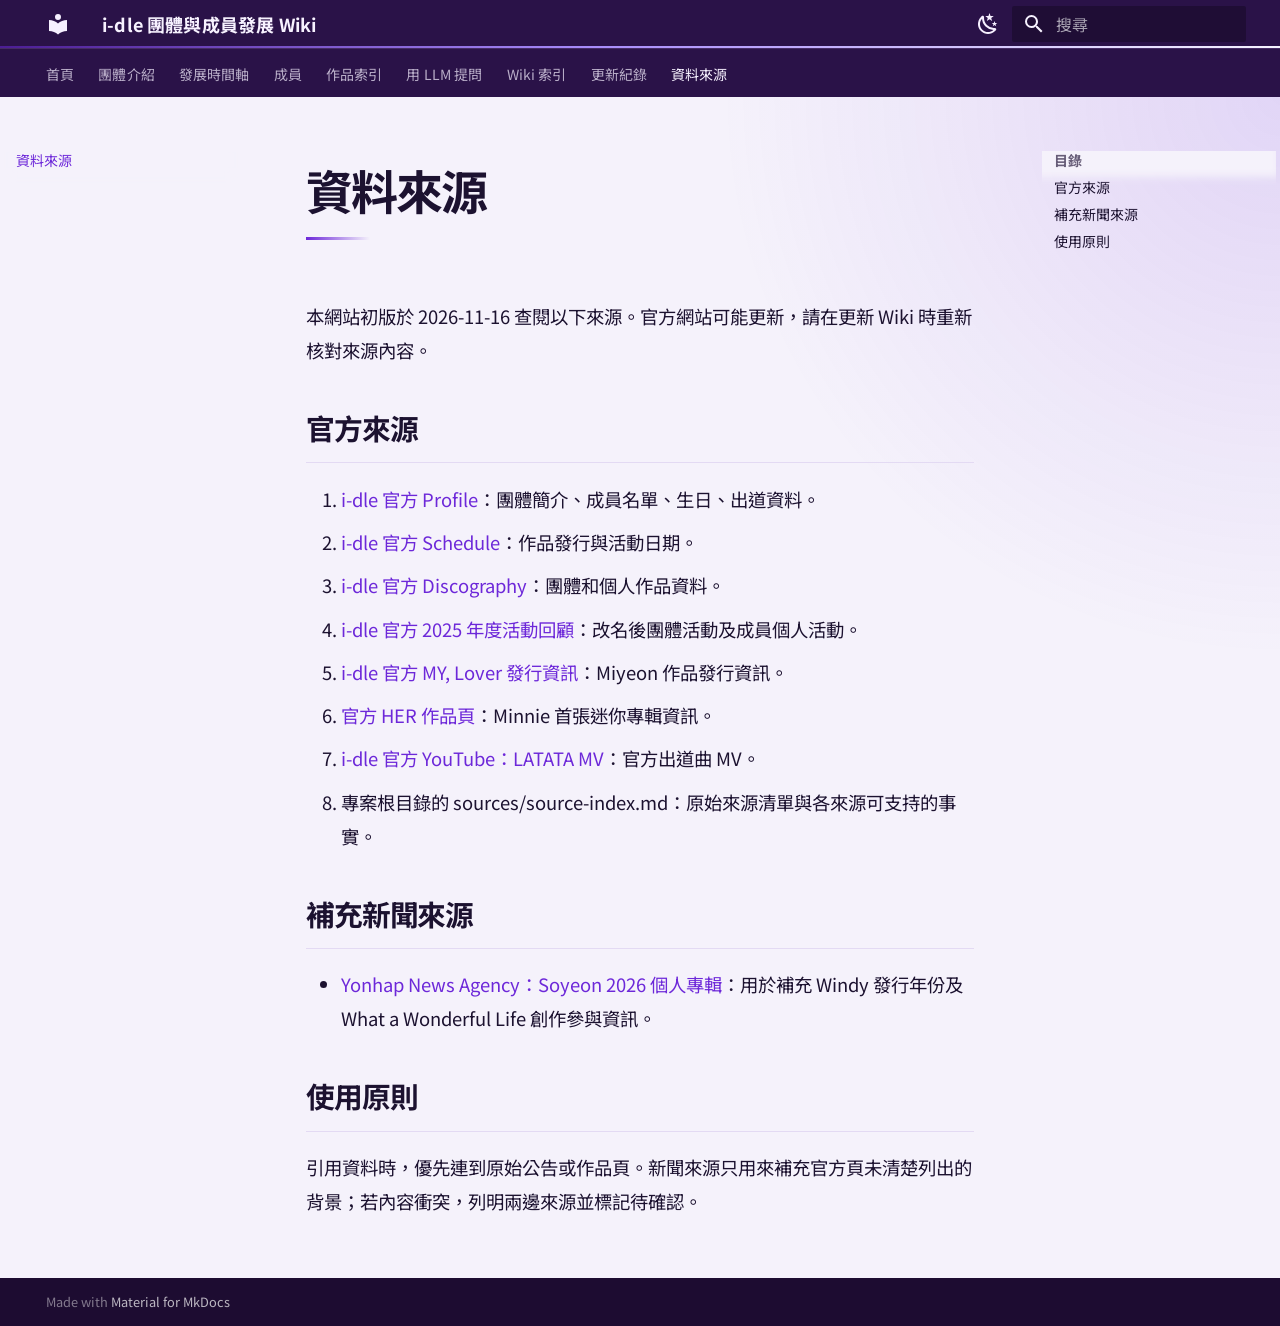
<file: sources/index.html>
<!doctype html>
<html lang="zh-TW" class="no-js">
  <head>
    
      <meta charset="utf-8">
      <meta name="viewport" content="width=device-width,initial-scale=1">
      
        <meta name="description" content="以來源為基礎整理 i-dle 團體歷程、作品與成員個人發展">
      
      
      
        <link rel="canonical" href="https://1111034011.github.io/idle_wiki/sources/">
      
      
        <link rel="prev" href="../log/">
      
      
      
        
      
      
      <link rel="icon" href="../assets/images/favicon.png">
      <meta name="generator" content="mkdocs-1.6.1, mkdocs-material-9.8.1">
    
    
      
        <title>資料來源 - i-dle 團體與成員發展 Wiki</title>
      
    
    
      <link rel="stylesheet" href="../assets/stylesheets/main.57a0d79d.min.css">
      
        
        <link rel="stylesheet" href="../assets/stylesheets/palette.fb2fffe2.min.css">
      
      


    
    
      
    
    
      
        
        
        <link rel="preconnect" href="https://fonts.gstatic.com" crossorigin>
        <link rel="stylesheet" href="https://fonts.googleapis.com/css?family=Roboto:300,300i,400,400i,700,700i%7CRoboto+Mono:400,400i,700,700i&display=fallback">
        <style>:root{--md-text-font:"Roboto";--md-code-font:"Roboto Mono"}</style>
      
    
    
      <link rel="stylesheet" href="../stylesheets/extra.css">
    
    <script>__md_scope=new URL("..",location),__md_hash=e=>[...e].reduce(((e,_)=>(e<<5)-e+_.charCodeAt(0)),0),__md_get=(e,_=localStorage,t=__md_scope)=>JSON.parse(_.getItem(t.pathname+"."+e)),__md_set=(e,_,t=localStorage,a=__md_scope)=>{try{t.setItem(a.pathname+"."+e,JSON.stringify(_))}catch(e){}}</script>
    
      

    
    
  </head>
  
  
    
    
      
    
    
    
    
    <body dir="ltr" data-md-color-scheme="default" data-md-color-primary="deep-purple" data-md-color-accent="purple">
  
    
    <input class="md-toggle" data-md-toggle="drawer" type="checkbox" id="__drawer" autocomplete="off">
    <input class="md-toggle" data-md-toggle="search" type="checkbox" id="__search" autocomplete="off">
    <label class="md-overlay" for="__drawer"></label>
    <div data-md-component="skip">
      
        
        <a href="#_1" class="md-skip">
          跳轉到
        </a>
      
    </div>
    <div data-md-component="announce">
      
    </div>
    
    
      

<header class="md-header" data-md-component="header">
  <nav class="md-header__inner md-grid" aria-label="頁首">
    <a href=".." title="i-dle 團體與成員發展 Wiki" class="md-header__button md-logo" aria-label="i-dle 團體與成員發展 Wiki" data-md-component="logo">
      
  
  <svg xmlns="http://www.w3.org/2000/svg" viewBox="0 0 24 24"><path d="M12 8a3 3 0 0 0 3-3 3 3 0 0 0-3-3 3 3 0 0 0-3 3 3 3 0 0 0 3 3m0 3.54C9.64 9.35 6.5 8 3 8v11c3.5 0 6.64 1.35 9 3.54 2.36-2.19 5.5-3.54 9-3.54V8c-3.5 0-6.64 1.35-9 3.54"/></svg>

    </a>
    <label class="md-header__button md-icon" for="__drawer">
      
      <svg xmlns="http://www.w3.org/2000/svg" viewBox="0 0 24 24"><path d="M3 6h18v2H3zm0 5h18v2H3zm0 5h18v2H3z"/></svg>
    </label>
    <div class="md-header__title" data-md-component="header-title">
      <div class="md-header__ellipsis">
        <div class="md-header__topic">
          <span class="md-ellipsis">
            i-dle 團體與成員發展 Wiki
          </span>
        </div>
        <div class="md-header__topic" data-md-component="header-topic">
          <span class="md-ellipsis">
            
              資料來源
            
          </span>
        </div>
      </div>
    </div>
    
      
        <form class="md-header__option" data-md-component="palette">
  
    
    
    
    <input class="md-option" data-md-color-media="(prefers-color-scheme: light)" data-md-color-scheme="default" data-md-color-primary="deep-purple" data-md-color-accent="purple"  aria-label="切換暗色模式"  type="radio" name="__palette" id="__palette_0">
    
      <label class="md-header__button md-icon" title="切換暗色模式" for="__palette_1" hidden>
        <svg xmlns="http://www.w3.org/2000/svg" viewBox="0 0 24 24"><path d="m17.75 4.09-2.53 1.94.91 3.06-2.63-1.81-2.63 1.81.91-3.06-2.53-1.94L12.44 4l1.06-3 1.06 3zm3.5 6.91-1.64 1.25.59 1.98-1.7-1.17-1.7 1.17.59-1.98L15.75 11l2.06-.05L18.5 9l.69 1.95zm-2.28 4.95c.83-.08 1.72 1.1 1.19 1.85-.32.45-.66.87-1.08 1.27C15.17 23 8.84 23 4.94 19.07c-3.91-3.9-3.91-10.24 0-14.14.4-.4.82-.76 1.27-1.08.75-.53 1.93.36 1.85 1.19-.27 2.86.69 5.83 2.89 8.02a9.96 9.96 0 0 0 8.02 2.89m-1.64 2.02a12.08 12.08 0 0 1-7.8-3.47c-2.17-2.19-3.33-5-3.49-7.82-2.81 3.14-2.7 7.96.31 10.98 3.02 3.01 7.84 3.12 10.98.31"/></svg>
      </label>
    
  
    
    
    
    <input class="md-option" data-md-color-media="(prefers-color-scheme: dark)" data-md-color-scheme="slate" data-md-color-primary="deep-purple" data-md-color-accent="purple"  aria-label="切換亮色模式"  type="radio" name="__palette" id="__palette_1">
    
      <label class="md-header__button md-icon" title="切換亮色模式" for="__palette_0" hidden>
        <svg xmlns="http://www.w3.org/2000/svg" viewBox="0 0 24 24"><path d="M12 7a5 5 0 0 1 5 5 5 5 0 0 1-5 5 5 5 0 0 1-5-5 5 5 0 0 1 5-5m0 2a3 3 0 0 0-3 3 3 3 0 0 0 3 3 3 3 0 0 0 3-3 3 3 0 0 0-3-3m0-7 2.39 3.42C13.65 5.15 12.84 5 12 5s-1.65.15-2.39.42zM3.34 7l4.16-.35A7.2 7.2 0 0 0 5.94 8.5c-.44.74-.69 1.5-.83 2.29zm.02 10 1.76-3.77a7.131 7.131 0 0 0 2.38 4.14zM20.65 7l-1.77 3.79a7.02 7.02 0 0 0-2.38-4.15zm-.01 10-4.14.36c.59-.51 1.12-1.14 1.54-1.86.42-.73.69-1.5.83-2.29zM12 22l-2.41-3.44c.74.27 1.55.44 2.41.44.82 0 1.63-.17 2.37-.44z"/></svg>
      </label>
    
  
</form>
      
    
    
      <script>var palette=__md_get("__palette");if(palette&&palette.color){if("(prefers-color-scheme)"===palette.color.media){var media=matchMedia("(prefers-color-scheme: light)"),input=document.querySelector(media.matches?"[data-md-color-media='(prefers-color-scheme: light)']":"[data-md-color-media='(prefers-color-scheme: dark)']");palette.color.media=input.getAttribute("data-md-color-media"),palette.color.scheme=input.getAttribute("data-md-color-scheme"),palette.color.primary=input.getAttribute("data-md-color-primary"),palette.color.accent=input.getAttribute("data-md-color-accent")}for(var[key,value]of Object.entries(palette.color))document.body.setAttribute("data-md-color-"+key,value)}</script>
    
    
    
      
      
        <label class="md-header__button md-icon" for="__search">
          
          <svg xmlns="http://www.w3.org/2000/svg" viewBox="0 0 24 24"><path d="M9.5 3A6.5 6.5 0 0 1 16 9.5c0 1.61-.59 3.09-1.56 4.23l.27.27h.79l5 5-1.5 1.5-5-5v-.79l-.27-.27A6.52 6.52 0 0 1 9.5 16 6.5 6.5 0 0 1 3 9.5 6.5 6.5 0 0 1 9.5 3m0 2C7 5 5 7 5 9.5S7 14 9.5 14 14 12 14 9.5 12 5 9.5 5"/></svg>
        </label>
        <div class="md-search" data-md-component="search" role="dialog">
  <label class="md-search__overlay" for="__search"></label>
  <div class="md-search__inner" role="search">
    <form class="md-search__form" name="search">
      <input type="text" class="md-search__input" name="query" aria-label="搜尋" placeholder="搜尋" autocapitalize="off" autocorrect="off" autocomplete="off" spellcheck="false" data-md-component="search-query" required>
      <label class="md-search__icon md-icon" for="__search">
        
        <svg xmlns="http://www.w3.org/2000/svg" viewBox="0 0 24 24"><path d="M9.5 3A6.5 6.5 0 0 1 16 9.5c0 1.61-.59 3.09-1.56 4.23l.27.27h.79l5 5-1.5 1.5-5-5v-.79l-.27-.27A6.52 6.52 0 0 1 9.5 16 6.5 6.5 0 0 1 3 9.5 6.5 6.5 0 0 1 9.5 3m0 2C7 5 5 7 5 9.5S7 14 9.5 14 14 12 14 9.5 12 5 9.5 5"/></svg>
        
        <svg xmlns="http://www.w3.org/2000/svg" viewBox="0 0 24 24"><path d="M20 11v2H8l5.5 5.5-1.42 1.42L4.16 12l7.92-7.92L13.5 5.5 8 11z"/></svg>
      </label>
      <nav class="md-search__options" aria-label="搜尋">
        
        <button type="reset" class="md-search__icon md-icon" title="清除" aria-label="清除" tabindex="-1">
          
          <svg xmlns="http://www.w3.org/2000/svg" viewBox="0 0 24 24"><path d="M19 6.41 17.59 5 12 10.59 6.41 5 5 6.41 10.59 12 5 17.59 6.41 19 12 13.41 17.59 19 19 17.59 13.41 12z"/></svg>
        </button>
      </nav>
      
        <div class="md-search__suggest" data-md-component="search-suggest"></div>
      
    </form>
    <div class="md-search__output">
      <div class="md-search__scrollwrap" tabindex="0" data-md-scrollfix>
        <div class="md-search-result" data-md-component="search-result">
          <div class="md-search-result__meta">
            正在初始化搜尋引擎
          </div>
          <ol class="md-search-result__list" role="presentation"></ol>
        </div>
      </div>
    </div>
  </div>
</div>
      
    
    
  </nav>
  
</header>
    
    <div class="md-container" data-md-component="container">
      
      
        
          
            
<nav class="md-tabs" aria-label="標籤" data-md-component="tabs">
  <div class="md-grid">
    <ul class="md-tabs__list">
      
        
  
  
  
  
    <li class="md-tabs__item">
      <a href=".." class="md-tabs__link">
        
  
  
    
  
  首頁

      </a>
    </li>
  

      
        
  
  
  
  
    <li class="md-tabs__item">
      <a href="../group/" class="md-tabs__link">
        
  
  
    
  
  團體介紹

      </a>
    </li>
  

      
        
  
  
  
  
    <li class="md-tabs__item">
      <a href="../timeline/" class="md-tabs__link">
        
  
  
    
  
  發展時間軸

      </a>
    </li>
  

      
        
  
  
  
  
    
    
      <li class="md-tabs__item">
        <a href="../members/miyeon/" class="md-tabs__link">
          
  
  
  成員

        </a>
      </li>
    
  

      
        
  
  
  
  
    <li class="md-tabs__item">
      <a href="../works/" class="md-tabs__link">
        
  
  
    
  
  作品索引

      </a>
    </li>
  

      
        
  
  
  
  
    <li class="md-tabs__item">
      <a href="../llm-wiki/" class="md-tabs__link">
        
  
  
    
  
  用 LLM 提問

      </a>
    </li>
  

      
        
  
  
  
  
    <li class="md-tabs__item">
      <a href="../wiki-index/" class="md-tabs__link">
        
  
  
    
  
  Wiki 索引

      </a>
    </li>
  

      
        
  
  
  
  
    <li class="md-tabs__item">
      <a href="../log/" class="md-tabs__link">
        
  
  
    
  
  更新紀錄

      </a>
    </li>
  

      
        
  
  
  
    
  
  
    <li class="md-tabs__item md-tabs__item--active">
      <a href="./" class="md-tabs__link">
        
  
  
    
  
  資料來源

      </a>
    </li>
  

      
    </ul>
  </div>
</nav>
          
        
      
      <main class="md-main" data-md-component="main">
        <div class="md-main__inner md-grid">
          
            
              
              <div class="md-sidebar md-sidebar--primary" data-md-component="sidebar" data-md-type="navigation" >
                <div class="md-sidebar__scrollwrap">
                  <div class="md-sidebar__inner">
                    


  


<nav class="md-nav md-nav--primary md-nav--lifted" aria-label="導覽列" data-md-level="0">
  <label class="md-nav__title" for="__drawer">
    <a href=".." title="i-dle 團體與成員發展 Wiki" class="md-nav__button md-logo" aria-label="i-dle 團體與成員發展 Wiki" data-md-component="logo">
      
  
  <svg xmlns="http://www.w3.org/2000/svg" viewBox="0 0 24 24"><path d="M12 8a3 3 0 0 0 3-3 3 3 0 0 0-3-3 3 3 0 0 0-3 3 3 3 0 0 0 3 3m0 3.54C9.64 9.35 6.5 8 3 8v11c3.5 0 6.64 1.35 9 3.54 2.36-2.19 5.5-3.54 9-3.54V8c-3.5 0-6.64 1.35-9 3.54"/></svg>

    </a>
    i-dle 團體與成員發展 Wiki
  </label>
  
  <ul class="md-nav__list" data-md-scrollfix>
    
      
      
  
  
  
  
    <li class="md-nav__item">
      <a href=".." class="md-nav__link">
        
  
  
  <span class="md-ellipsis">
    
  
    首頁
  

    
  </span>
  
  

      </a>
    </li>
  

    
      
      
  
  
  
  
    <li class="md-nav__item">
      <a href="../group/" class="md-nav__link">
        
  
  
  <span class="md-ellipsis">
    
  
    團體介紹
  

    
  </span>
  
  

      </a>
    </li>
  

    
      
      
  
  
  
  
    <li class="md-nav__item">
      <a href="../timeline/" class="md-nav__link">
        
  
  
  <span class="md-ellipsis">
    
  
    發展時間軸
  

    
  </span>
  
  

      </a>
    </li>
  

    
      
      
  
  
  
  
    
    
    
    
      
      
        
      
    
    
    <li class="md-nav__item md-nav__item--nested">
      
        
        
        <input class="md-nav__toggle md-toggle " type="checkbox" id="__nav_4" >
        
          
          <label class="md-nav__link" for="__nav_4" id="__nav_4_label" tabindex="0">
            
  
  
  <span class="md-ellipsis">
    
  
    成員
  

    
  </span>
  
  

            <span class="md-nav__icon md-icon"></span>
          </label>
        
        <nav class="md-nav" data-md-level="1" aria-labelledby="__nav_4_label" aria-expanded="false">
          <label class="md-nav__title" for="__nav_4">
            <span class="md-nav__icon md-icon"></span>
            
  
    成員
  

          </label>
          <ul class="md-nav__list" data-md-scrollfix>
            
              
                
  
  
  
  
    <li class="md-nav__item">
      <a href="../members/miyeon/" class="md-nav__link">
        
  
  
  <span class="md-ellipsis">
    
  
    Miyeon
  

    
  </span>
  
  

      </a>
    </li>
  

              
            
              
                
  
  
  
  
    <li class="md-nav__item">
      <a href="../members/minnie/" class="md-nav__link">
        
  
  
  <span class="md-ellipsis">
    
  
    Minnie
  

    
  </span>
  
  

      </a>
    </li>
  

              
            
              
                
  
  
  
  
    <li class="md-nav__item">
      <a href="../members/soyeon/" class="md-nav__link">
        
  
  
  <span class="md-ellipsis">
    
  
    Soyeon
  

    
  </span>
  
  

      </a>
    </li>
  

              
            
              
                
  
  
  
  
    <li class="md-nav__item">
      <a href="../members/yuqi/" class="md-nav__link">
        
  
  
  <span class="md-ellipsis">
    
  
    Yuqi
  

    
  </span>
  
  

      </a>
    </li>
  

              
            
              
                
  
  
  
  
    <li class="md-nav__item">
      <a href="../members/shuhua/" class="md-nav__link">
        
  
  
  <span class="md-ellipsis">
    
  
    Shuhua
  

    
  </span>
  
  

      </a>
    </li>
  

              
            
          </ul>
        </nav>
      
    </li>
  

    
      
      
  
  
  
  
    <li class="md-nav__item">
      <a href="../works/" class="md-nav__link">
        
  
  
  <span class="md-ellipsis">
    
  
    作品索引
  

    
  </span>
  
  

      </a>
    </li>
  

    
      
      
  
  
  
  
    <li class="md-nav__item">
      <a href="../llm-wiki/" class="md-nav__link">
        
  
  
  <span class="md-ellipsis">
    
  
    用 LLM 提問
  

    
  </span>
  
  

      </a>
    </li>
  

    
      
      
  
  
  
  
    <li class="md-nav__item">
      <a href="../wiki-index/" class="md-nav__link">
        
  
  
  <span class="md-ellipsis">
    
  
    Wiki 索引
  

    
  </span>
  
  

      </a>
    </li>
  

    
      
      
  
  
  
  
    <li class="md-nav__item">
      <a href="../log/" class="md-nav__link">
        
  
  
  <span class="md-ellipsis">
    
  
    更新紀錄
  

    
  </span>
  
  

      </a>
    </li>
  

    
      
      
  
  
    
  
  
  
    <li class="md-nav__item md-nav__item--active">
      
      <input class="md-nav__toggle md-toggle" type="checkbox" id="__toc">
      
      
        
      
      
        <label class="md-nav__link md-nav__link--active" for="__toc">
          
  
  
  <span class="md-ellipsis">
    
  
    資料來源
  

    
  </span>
  
  

          <span class="md-nav__icon md-icon"></span>
        </label>
      
      <a href="./" class="md-nav__link md-nav__link--active">
        
  
  
  <span class="md-ellipsis">
    
  
    資料來源
  

    
  </span>
  
  

      </a>
      
        

<nav class="md-nav md-nav--secondary" aria-label="目錄">
  
  
  
    
  
  
    <label class="md-nav__title" for="__toc">
      <span class="md-nav__icon md-icon"></span>
      目錄
    </label>
    <ul class="md-nav__list" data-md-component="toc" data-md-scrollfix>
      
        <li class="md-nav__item">
  <a href="#_2" class="md-nav__link">
    <span class="md-ellipsis">
      
        官方來源
      
    </span>
  </a>
  
</li>
      
        <li class="md-nav__item">
  <a href="#_3" class="md-nav__link">
    <span class="md-ellipsis">
      
        補充新聞來源
      
    </span>
  </a>
  
</li>
      
        <li class="md-nav__item">
  <a href="#_4" class="md-nav__link">
    <span class="md-ellipsis">
      
        使用原則
      
    </span>
  </a>
  
</li>
      
    </ul>
  
</nav>
      
    </li>
  

    
  </ul>
</nav>
                  </div>
                </div>
              </div>
            
            
              
              <div class="md-sidebar md-sidebar--secondary" data-md-component="sidebar" data-md-type="toc" >
                <div class="md-sidebar__scrollwrap">
                  <div class="md-sidebar__inner">
                    

<nav class="md-nav md-nav--secondary" aria-label="目錄">
  
  
  
    
  
  
    <label class="md-nav__title" for="__toc">
      <span class="md-nav__icon md-icon"></span>
      目錄
    </label>
    <ul class="md-nav__list" data-md-component="toc" data-md-scrollfix>
      
        <li class="md-nav__item">
  <a href="#_2" class="md-nav__link">
    <span class="md-ellipsis">
      
        官方來源
      
    </span>
  </a>
  
</li>
      
        <li class="md-nav__item">
  <a href="#_3" class="md-nav__link">
    <span class="md-ellipsis">
      
        補充新聞來源
      
    </span>
  </a>
  
</li>
      
        <li class="md-nav__item">
  <a href="#_4" class="md-nav__link">
    <span class="md-ellipsis">
      
        使用原則
      
    </span>
  </a>
  
</li>
      
    </ul>
  
</nav>
                  </div>
                </div>
              </div>
            
          
          
            <div class="md-content" data-md-component="content">
              
              <article class="md-content__inner md-typeset">
                
                  



<h1 id="_1">資料來源</h1>
<p>本網站初版於 2026-11-16 查閱以下來源。官方網站可能更新，請在更新 Wiki 時重新核對來源內容。</p>
<h2 id="_2">官方來源</h2>
<ol>
<li><a href="https://i-dle.cubeent.co.jp/profile/">i-dle 官方 Profile</a>：團體簡介、成員名單、生日、出道資料。</li>
<li><a href="https://i-dle.cubeent.co.jp/schedule/">i-dle 官方 Schedule</a>：作品發行與活動日期。</li>
<li><a href="https://i-dle.cubeent.co.jp/discography/">i-dle 官方 Discography</a>：團體和個人作品資料。</li>
<li><a href="https://i-dle.cubeent.co.jp/news/2595/">i-dle 官方 2025 年度活動回顧</a>：改名後團體活動及成員個人活動。</li>
<li><a href="https://i-dle.cubeent.co.jp/news/2540/">i-dle 官方 MY, Lover 發行資訊</a>：Miyeon 作品發行資訊。</li>
<li><a href="https://i-dle.cubeent.co.jp/discography/2079/">官方 HER 作品頁</a>：Minnie 首張迷你專輯資訊。</li>
<li><a href="https://www.youtube.com/watch?v=p4RIhcY7V3c">i-dle 官方 YouTube：LATATA MV</a>：官方出道曲 MV。</li>
<li>專案根目錄的 sources/source-index.md：原始來源清單與各來源可支持的事實。</li>
</ol>
<h2 id="_3">補充新聞來源</h2>
<ul>
<li><a href="https://en.yna.co.kr/view/AEN20260907002000315">Yonhap News Agency：Soyeon 2026 個人專輯</a>：用於補充 Windy 發行年份及 What a Wonderful Life 創作參與資訊。</li>
</ul>
<h2 id="_4">使用原則</h2>
<p>引用資料時，優先連到原始公告或作品頁。新聞來源只用來補充官方頁未清楚列出的背景；若內容衝突，列明兩邊來源並標記待確認。</p>












                
              </article>
            </div>
          
          
<script>var target=document.getElementById(location.hash.slice(1));target&&target.name&&(target.checked=target.name.startsWith("__tabbed_"))</script>
        </div>
        
          <button type="button" class="md-top md-icon" data-md-component="top" hidden>
  
  <svg xmlns="http://www.w3.org/2000/svg" viewBox="0 0 24 24"><path d="M13 20h-2V8l-5.5 5.5-1.42-1.42L12 4.16l7.92 7.92-1.42 1.42L13 8z"/></svg>
  回到頂端
</button>
        
      </main>
      
        <footer class="md-footer">
  
  <div class="md-footer-meta md-typeset">
    <div class="md-footer-meta__inner md-grid">
      <div class="md-copyright">
  
  
    Made with
    <a href="https://squidfunk.github.io/mkdocs-material/" target="_blank" rel="noopener">
      Material for MkDocs
    </a>
  
</div>
      
    </div>
  </div>
</footer>
      
    </div>
    <div class="md-dialog" data-md-component="dialog">
      <div class="md-dialog__inner md-typeset"></div>
    </div>
    
    
    
      
      
      <script id="__config" type="application/json">{"annotate": null, "base": "..", "features": ["navigation.tabs", "navigation.sections", "navigation.top", "search.suggest", "search.highlight", "toc.follow"], "search": "../assets/javascripts/workers/search.a7633da7.min.js", "tags": null, "translations": {"clipboard.copied": "\u5df2\u8907\u88fd", "clipboard.copy": "\u8907\u88fd", "search.result.more.one": "\u6b64\u9801\u5c1a\u6709 1 \u500b\u7b26\u5408\u7684\u9805\u76ee", "search.result.more.other": "\u6b64\u9801\u5c1a\u6709 # \u500b\u7b26\u5408\u7684\u9805\u76ee", "search.result.none": "\u6c92\u6709\u7b26\u5408\u7684\u9805\u76ee", "search.result.one": "\u627e\u5230 1 \u500b\u7b26\u5408\u7684\u9805\u76ee", "search.result.other": "\u627e\u5230 # \u500b\u7b26\u5408\u7684\u9805\u76ee", "search.result.placeholder": "\u6253\u5b57\u9032\u884c\u641c\u5c0b", "search.result.term.missing": "\u7f3a\u5c11\u5b57\u8a5e", "select.version": "\u9078\u64c7\u7248\u672c"}, "version": null}</script>
    
    
      <script src="../assets/javascripts/bundle.a5f9d56c.min.js"></script>
      
        <script src="../javascripts/ask.js"></script>
      
    
  </body>
</html>
</file>
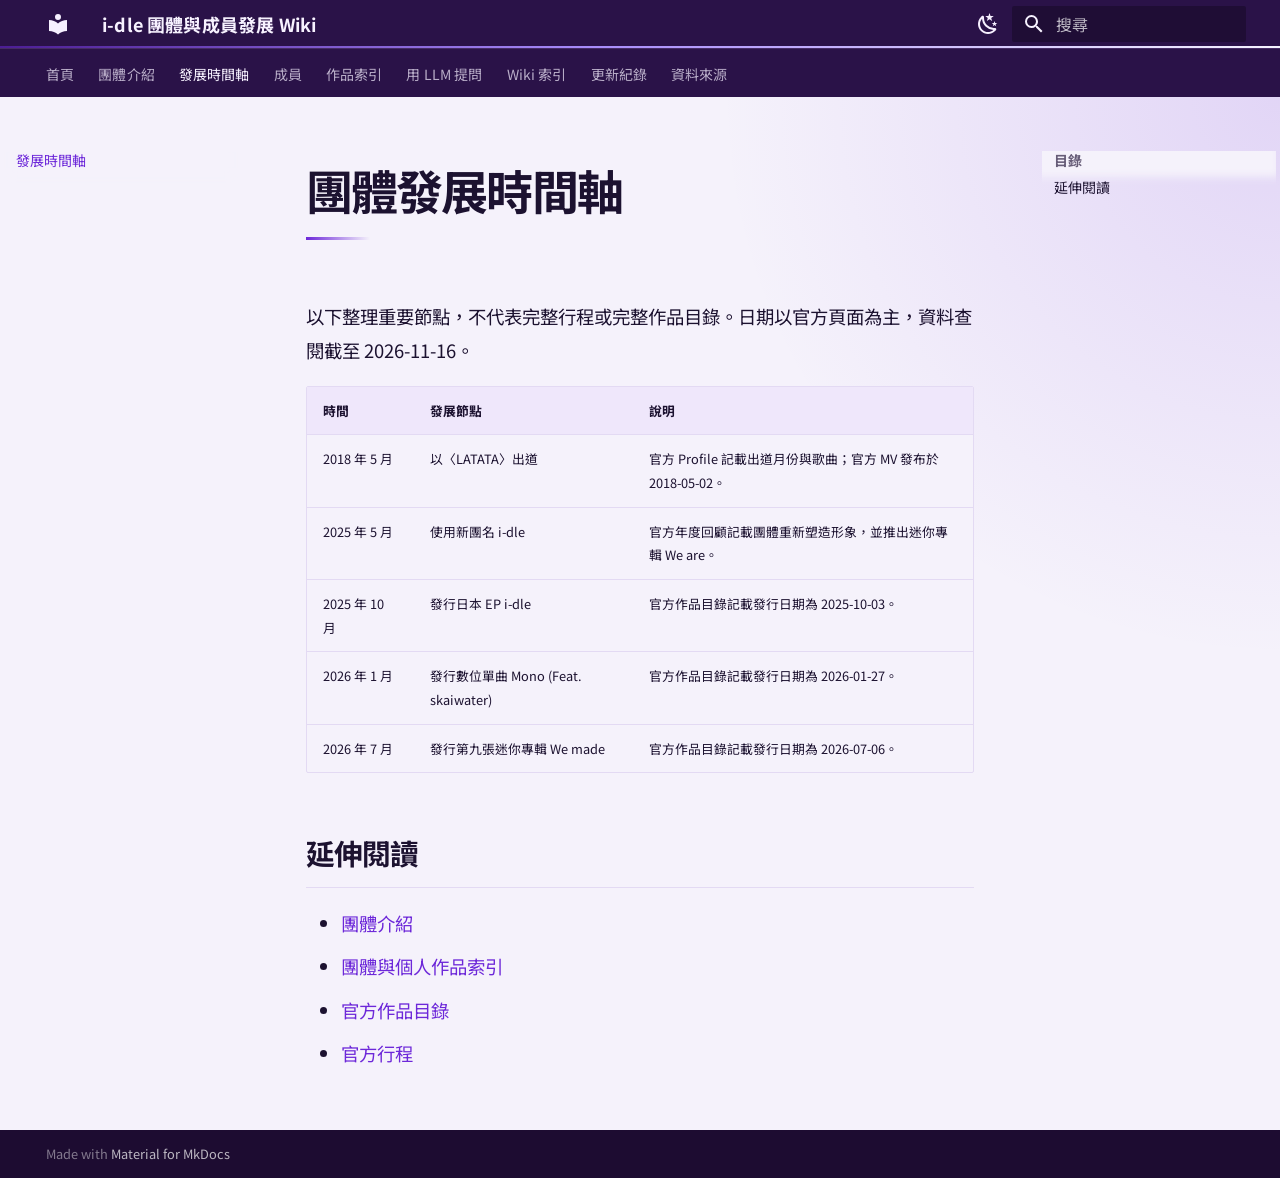
<file: timeline/index.html>
<!doctype html>
<html lang="zh-TW" class="no-js">
  <head>
    
      <meta charset="utf-8">
      <meta name="viewport" content="width=device-width,initial-scale=1">
      
        <meta name="description" content="以來源為基礎整理 i-dle 團體歷程、作品與成員個人發展">
      
      
      
        <link rel="canonical" href="https://1111034011.github.io/idle_wiki/timeline/">
      
      
        <link rel="prev" href="../group/">
      
      
        <link rel="next" href="../members/miyeon/">
      
      
        
      
      
      <link rel="icon" href="../assets/images/favicon.png">
      <meta name="generator" content="mkdocs-1.6.1, mkdocs-material-9.8.1">
    
    
      
        <title>發展時間軸 - i-dle 團體與成員發展 Wiki</title>
      
    
    
      <link rel="stylesheet" href="../assets/stylesheets/main.57a0d79d.min.css">
      
        
        <link rel="stylesheet" href="../assets/stylesheets/palette.fb2fffe2.min.css">
      
      


    
    
      
    
    
      
        
        
        <link rel="preconnect" href="https://fonts.gstatic.com" crossorigin>
        <link rel="stylesheet" href="https://fonts.googleapis.com/css?family=Roboto:300,300i,400,400i,700,700i%7CRoboto+Mono:400,400i,700,700i&display=fallback">
        <style>:root{--md-text-font:"Roboto";--md-code-font:"Roboto Mono"}</style>
      
    
    
      <link rel="stylesheet" href="../stylesheets/extra.css">
    
    <script>__md_scope=new URL("..",location),__md_hash=e=>[...e].reduce(((e,_)=>(e<<5)-e+_.charCodeAt(0)),0),__md_get=(e,_=localStorage,t=__md_scope)=>JSON.parse(_.getItem(t.pathname+"."+e)),__md_set=(e,_,t=localStorage,a=__md_scope)=>{try{t.setItem(a.pathname+"."+e,JSON.stringify(_))}catch(e){}}</script>
    
      

    
    
  </head>
  
  
    
    
      
    
    
    
    
    <body dir="ltr" data-md-color-scheme="default" data-md-color-primary="deep-purple" data-md-color-accent="purple">
  
    
    <input class="md-toggle" data-md-toggle="drawer" type="checkbox" id="__drawer" autocomplete="off">
    <input class="md-toggle" data-md-toggle="search" type="checkbox" id="__search" autocomplete="off">
    <label class="md-overlay" for="__drawer"></label>
    <div data-md-component="skip">
      
        
        <a href="#_1" class="md-skip">
          跳轉到
        </a>
      
    </div>
    <div data-md-component="announce">
      
    </div>
    
    
      

<header class="md-header" data-md-component="header">
  <nav class="md-header__inner md-grid" aria-label="頁首">
    <a href=".." title="i-dle 團體與成員發展 Wiki" class="md-header__button md-logo" aria-label="i-dle 團體與成員發展 Wiki" data-md-component="logo">
      
  
  <svg xmlns="http://www.w3.org/2000/svg" viewBox="0 0 24 24"><path d="M12 8a3 3 0 0 0 3-3 3 3 0 0 0-3-3 3 3 0 0 0-3 3 3 3 0 0 0 3 3m0 3.54C9.64 9.35 6.5 8 3 8v11c3.5 0 6.64 1.35 9 3.54 2.36-2.19 5.5-3.54 9-3.54V8c-3.5 0-6.64 1.35-9 3.54"/></svg>

    </a>
    <label class="md-header__button md-icon" for="__drawer">
      
      <svg xmlns="http://www.w3.org/2000/svg" viewBox="0 0 24 24"><path d="M3 6h18v2H3zm0 5h18v2H3zm0 5h18v2H3z"/></svg>
    </label>
    <div class="md-header__title" data-md-component="header-title">
      <div class="md-header__ellipsis">
        <div class="md-header__topic">
          <span class="md-ellipsis">
            i-dle 團體與成員發展 Wiki
          </span>
        </div>
        <div class="md-header__topic" data-md-component="header-topic">
          <span class="md-ellipsis">
            
              發展時間軸
            
          </span>
        </div>
      </div>
    </div>
    
      
        <form class="md-header__option" data-md-component="palette">
  
    
    
    
    <input class="md-option" data-md-color-media="(prefers-color-scheme: light)" data-md-color-scheme="default" data-md-color-primary="deep-purple" data-md-color-accent="purple"  aria-label="切換暗色模式"  type="radio" name="__palette" id="__palette_0">
    
      <label class="md-header__button md-icon" title="切換暗色模式" for="__palette_1" hidden>
        <svg xmlns="http://www.w3.org/2000/svg" viewBox="0 0 24 24"><path d="m17.75 4.09-2.53 1.94.91 3.06-2.63-1.81-2.63 1.81.91-3.06-2.53-1.94L12.44 4l1.06-3 1.06 3zm3.5 6.91-1.64 1.25.59 1.98-1.7-1.17-1.7 1.17.59-1.98L15.75 11l2.06-.05L18.5 9l.69 1.95zm-2.28 4.95c.83-.08 1.72 1.1 1.19 1.85-.32.45-.66.87-1.08 1.27C15.17 23 8.84 23 4.94 19.07c-3.91-3.9-3.91-10.24 0-14.14.4-.4.82-.76 1.27-1.08.75-.53 1.93.36 1.85 1.19-.27 2.86.69 5.83 2.89 8.02a9.96 9.96 0 0 0 8.02 2.89m-1.64 2.02a12.08 12.08 0 0 1-7.8-3.47c-2.17-2.19-3.33-5-3.49-7.82-2.81 3.14-2.7 7.96.31 10.98 3.02 3.01 7.84 3.12 10.98.31"/></svg>
      </label>
    
  
    
    
    
    <input class="md-option" data-md-color-media="(prefers-color-scheme: dark)" data-md-color-scheme="slate" data-md-color-primary="deep-purple" data-md-color-accent="purple"  aria-label="切換亮色模式"  type="radio" name="__palette" id="__palette_1">
    
      <label class="md-header__button md-icon" title="切換亮色模式" for="__palette_0" hidden>
        <svg xmlns="http://www.w3.org/2000/svg" viewBox="0 0 24 24"><path d="M12 7a5 5 0 0 1 5 5 5 5 0 0 1-5 5 5 5 0 0 1-5-5 5 5 0 0 1 5-5m0 2a3 3 0 0 0-3 3 3 3 0 0 0 3 3 3 3 0 0 0 3-3 3 3 0 0 0-3-3m0-7 2.39 3.42C13.65 5.15 12.84 5 12 5s-1.65.15-2.39.42zM3.34 7l4.16-.35A7.2 7.2 0 0 0 5.94 8.5c-.44.74-.69 1.5-.83 2.29zm.02 10 1.76-3.77a7.131 7.131 0 0 0 2.38 4.14zM20.65 7l-1.77 3.79a7.02 7.02 0 0 0-2.38-4.15zm-.01 10-4.14.36c.59-.51 1.12-1.14 1.54-1.86.42-.73.69-1.5.83-2.29zM12 22l-2.41-3.44c.74.27 1.55.44 2.41.44.82 0 1.63-.17 2.37-.44z"/></svg>
      </label>
    
  
</form>
      
    
    
      <script>var palette=__md_get("__palette");if(palette&&palette.color){if("(prefers-color-scheme)"===palette.color.media){var media=matchMedia("(prefers-color-scheme: light)"),input=document.querySelector(media.matches?"[data-md-color-media='(prefers-color-scheme: light)']":"[data-md-color-media='(prefers-color-scheme: dark)']");palette.color.media=input.getAttribute("data-md-color-media"),palette.color.scheme=input.getAttribute("data-md-color-scheme"),palette.color.primary=input.getAttribute("data-md-color-primary"),palette.color.accent=input.getAttribute("data-md-color-accent")}for(var[key,value]of Object.entries(palette.color))document.body.setAttribute("data-md-color-"+key,value)}</script>
    
    
    
      
      
        <label class="md-header__button md-icon" for="__search">
          
          <svg xmlns="http://www.w3.org/2000/svg" viewBox="0 0 24 24"><path d="M9.5 3A6.5 6.5 0 0 1 16 9.5c0 1.61-.59 3.09-1.56 4.23l.27.27h.79l5 5-1.5 1.5-5-5v-.79l-.27-.27A6.52 6.52 0 0 1 9.5 16 6.5 6.5 0 0 1 3 9.5 6.5 6.5 0 0 1 9.5 3m0 2C7 5 5 7 5 9.5S7 14 9.5 14 14 12 14 9.5 12 5 9.5 5"/></svg>
        </label>
        <div class="md-search" data-md-component="search" role="dialog">
  <label class="md-search__overlay" for="__search"></label>
  <div class="md-search__inner" role="search">
    <form class="md-search__form" name="search">
      <input type="text" class="md-search__input" name="query" aria-label="搜尋" placeholder="搜尋" autocapitalize="off" autocorrect="off" autocomplete="off" spellcheck="false" data-md-component="search-query" required>
      <label class="md-search__icon md-icon" for="__search">
        
        <svg xmlns="http://www.w3.org/2000/svg" viewBox="0 0 24 24"><path d="M9.5 3A6.5 6.5 0 0 1 16 9.5c0 1.61-.59 3.09-1.56 4.23l.27.27h.79l5 5-1.5 1.5-5-5v-.79l-.27-.27A6.52 6.52 0 0 1 9.5 16 6.5 6.5 0 0 1 3 9.5 6.5 6.5 0 0 1 9.5 3m0 2C7 5 5 7 5 9.5S7 14 9.5 14 14 12 14 9.5 12 5 9.5 5"/></svg>
        
        <svg xmlns="http://www.w3.org/2000/svg" viewBox="0 0 24 24"><path d="M20 11v2H8l5.5 5.5-1.42 1.42L4.16 12l7.92-7.92L13.5 5.5 8 11z"/></svg>
      </label>
      <nav class="md-search__options" aria-label="搜尋">
        
        <button type="reset" class="md-search__icon md-icon" title="清除" aria-label="清除" tabindex="-1">
          
          <svg xmlns="http://www.w3.org/2000/svg" viewBox="0 0 24 24"><path d="M19 6.41 17.59 5 12 10.59 6.41 5 5 6.41 10.59 12 5 17.59 6.41 19 12 13.41 17.59 19 19 17.59 13.41 12z"/></svg>
        </button>
      </nav>
      
        <div class="md-search__suggest" data-md-component="search-suggest"></div>
      
    </form>
    <div class="md-search__output">
      <div class="md-search__scrollwrap" tabindex="0" data-md-scrollfix>
        <div class="md-search-result" data-md-component="search-result">
          <div class="md-search-result__meta">
            正在初始化搜尋引擎
          </div>
          <ol class="md-search-result__list" role="presentation"></ol>
        </div>
      </div>
    </div>
  </div>
</div>
      
    
    
  </nav>
  
</header>
    
    <div class="md-container" data-md-component="container">
      
      
        
          
            
<nav class="md-tabs" aria-label="標籤" data-md-component="tabs">
  <div class="md-grid">
    <ul class="md-tabs__list">
      
        
  
  
  
  
    <li class="md-tabs__item">
      <a href=".." class="md-tabs__link">
        
  
  
    
  
  首頁

      </a>
    </li>
  

      
        
  
  
  
  
    <li class="md-tabs__item">
      <a href="../group/" class="md-tabs__link">
        
  
  
    
  
  團體介紹

      </a>
    </li>
  

      
        
  
  
  
    
  
  
    <li class="md-tabs__item md-tabs__item--active">
      <a href="./" class="md-tabs__link">
        
  
  
    
  
  發展時間軸

      </a>
    </li>
  

      
        
  
  
  
  
    
    
      <li class="md-tabs__item">
        <a href="../members/miyeon/" class="md-tabs__link">
          
  
  
  成員

        </a>
      </li>
    
  

      
        
  
  
  
  
    <li class="md-tabs__item">
      <a href="../works/" class="md-tabs__link">
        
  
  
    
  
  作品索引

      </a>
    </li>
  

      
        
  
  
  
  
    <li class="md-tabs__item">
      <a href="../llm-wiki/" class="md-tabs__link">
        
  
  
    
  
  用 LLM 提問

      </a>
    </li>
  

      
        
  
  
  
  
    <li class="md-tabs__item">
      <a href="../wiki-index/" class="md-tabs__link">
        
  
  
    
  
  Wiki 索引

      </a>
    </li>
  

      
        
  
  
  
  
    <li class="md-tabs__item">
      <a href="../log/" class="md-tabs__link">
        
  
  
    
  
  更新紀錄

      </a>
    </li>
  

      
        
  
  
  
  
    <li class="md-tabs__item">
      <a href="../sources/" class="md-tabs__link">
        
  
  
    
  
  資料來源

      </a>
    </li>
  

      
    </ul>
  </div>
</nav>
          
        
      
      <main class="md-main" data-md-component="main">
        <div class="md-main__inner md-grid">
          
            
              
              <div class="md-sidebar md-sidebar--primary" data-md-component="sidebar" data-md-type="navigation" >
                <div class="md-sidebar__scrollwrap">
                  <div class="md-sidebar__inner">
                    


  


<nav class="md-nav md-nav--primary md-nav--lifted" aria-label="導覽列" data-md-level="0">
  <label class="md-nav__title" for="__drawer">
    <a href=".." title="i-dle 團體與成員發展 Wiki" class="md-nav__button md-logo" aria-label="i-dle 團體與成員發展 Wiki" data-md-component="logo">
      
  
  <svg xmlns="http://www.w3.org/2000/svg" viewBox="0 0 24 24"><path d="M12 8a3 3 0 0 0 3-3 3 3 0 0 0-3-3 3 3 0 0 0-3 3 3 3 0 0 0 3 3m0 3.54C9.64 9.35 6.5 8 3 8v11c3.5 0 6.64 1.35 9 3.54 2.36-2.19 5.5-3.54 9-3.54V8c-3.5 0-6.64 1.35-9 3.54"/></svg>

    </a>
    i-dle 團體與成員發展 Wiki
  </label>
  
  <ul class="md-nav__list" data-md-scrollfix>
    
      
      
  
  
  
  
    <li class="md-nav__item">
      <a href=".." class="md-nav__link">
        
  
  
  <span class="md-ellipsis">
    
  
    首頁
  

    
  </span>
  
  

      </a>
    </li>
  

    
      
      
  
  
  
  
    <li class="md-nav__item">
      <a href="../group/" class="md-nav__link">
        
  
  
  <span class="md-ellipsis">
    
  
    團體介紹
  

    
  </span>
  
  

      </a>
    </li>
  

    
      
      
  
  
    
  
  
  
    <li class="md-nav__item md-nav__item--active">
      
      <input class="md-nav__toggle md-toggle" type="checkbox" id="__toc">
      
      
        
      
      
        <label class="md-nav__link md-nav__link--active" for="__toc">
          
  
  
  <span class="md-ellipsis">
    
  
    發展時間軸
  

    
  </span>
  
  

          <span class="md-nav__icon md-icon"></span>
        </label>
      
      <a href="./" class="md-nav__link md-nav__link--active">
        
  
  
  <span class="md-ellipsis">
    
  
    發展時間軸
  

    
  </span>
  
  

      </a>
      
        

<nav class="md-nav md-nav--secondary" aria-label="目錄">
  
  
  
    
  
  
    <label class="md-nav__title" for="__toc">
      <span class="md-nav__icon md-icon"></span>
      目錄
    </label>
    <ul class="md-nav__list" data-md-component="toc" data-md-scrollfix>
      
        <li class="md-nav__item">
  <a href="#_2" class="md-nav__link">
    <span class="md-ellipsis">
      
        延伸閱讀
      
    </span>
  </a>
  
</li>
      
    </ul>
  
</nav>
      
    </li>
  

    
      
      
  
  
  
  
    
    
    
    
      
      
        
      
    
    
    <li class="md-nav__item md-nav__item--nested">
      
        
        
        <input class="md-nav__toggle md-toggle " type="checkbox" id="__nav_4" >
        
          
          <label class="md-nav__link" for="__nav_4" id="__nav_4_label" tabindex="0">
            
  
  
  <span class="md-ellipsis">
    
  
    成員
  

    
  </span>
  
  

            <span class="md-nav__icon md-icon"></span>
          </label>
        
        <nav class="md-nav" data-md-level="1" aria-labelledby="__nav_4_label" aria-expanded="false">
          <label class="md-nav__title" for="__nav_4">
            <span class="md-nav__icon md-icon"></span>
            
  
    成員
  

          </label>
          <ul class="md-nav__list" data-md-scrollfix>
            
              
                
  
  
  
  
    <li class="md-nav__item">
      <a href="../members/miyeon/" class="md-nav__link">
        
  
  
  <span class="md-ellipsis">
    
  
    Miyeon
  

    
  </span>
  
  

      </a>
    </li>
  

              
            
              
                
  
  
  
  
    <li class="md-nav__item">
      <a href="../members/minnie/" class="md-nav__link">
        
  
  
  <span class="md-ellipsis">
    
  
    Minnie
  

    
  </span>
  
  

      </a>
    </li>
  

              
            
              
                
  
  
  
  
    <li class="md-nav__item">
      <a href="../members/soyeon/" class="md-nav__link">
        
  
  
  <span class="md-ellipsis">
    
  
    Soyeon
  

    
  </span>
  
  

      </a>
    </li>
  

              
            
              
                
  
  
  
  
    <li class="md-nav__item">
      <a href="../members/yuqi/" class="md-nav__link">
        
  
  
  <span class="md-ellipsis">
    
  
    Yuqi
  

    
  </span>
  
  

      </a>
    </li>
  

              
            
              
                
  
  
  
  
    <li class="md-nav__item">
      <a href="../members/shuhua/" class="md-nav__link">
        
  
  
  <span class="md-ellipsis">
    
  
    Shuhua
  

    
  </span>
  
  

      </a>
    </li>
  

              
            
          </ul>
        </nav>
      
    </li>
  

    
      
      
  
  
  
  
    <li class="md-nav__item">
      <a href="../works/" class="md-nav__link">
        
  
  
  <span class="md-ellipsis">
    
  
    作品索引
  

    
  </span>
  
  

      </a>
    </li>
  

    
      
      
  
  
  
  
    <li class="md-nav__item">
      <a href="../llm-wiki/" class="md-nav__link">
        
  
  
  <span class="md-ellipsis">
    
  
    用 LLM 提問
  

    
  </span>
  
  

      </a>
    </li>
  

    
      
      
  
  
  
  
    <li class="md-nav__item">
      <a href="../wiki-index/" class="md-nav__link">
        
  
  
  <span class="md-ellipsis">
    
  
    Wiki 索引
  

    
  </span>
  
  

      </a>
    </li>
  

    
      
      
  
  
  
  
    <li class="md-nav__item">
      <a href="../log/" class="md-nav__link">
        
  
  
  <span class="md-ellipsis">
    
  
    更新紀錄
  

    
  </span>
  
  

      </a>
    </li>
  

    
      
      
  
  
  
  
    <li class="md-nav__item">
      <a href="../sources/" class="md-nav__link">
        
  
  
  <span class="md-ellipsis">
    
  
    資料來源
  

    
  </span>
  
  

      </a>
    </li>
  

    
  </ul>
</nav>
                  </div>
                </div>
              </div>
            
            
              
              <div class="md-sidebar md-sidebar--secondary" data-md-component="sidebar" data-md-type="toc" >
                <div class="md-sidebar__scrollwrap">
                  <div class="md-sidebar__inner">
                    

<nav class="md-nav md-nav--secondary" aria-label="目錄">
  
  
  
    
  
  
    <label class="md-nav__title" for="__toc">
      <span class="md-nav__icon md-icon"></span>
      目錄
    </label>
    <ul class="md-nav__list" data-md-component="toc" data-md-scrollfix>
      
        <li class="md-nav__item">
  <a href="#_2" class="md-nav__link">
    <span class="md-ellipsis">
      
        延伸閱讀
      
    </span>
  </a>
  
</li>
      
    </ul>
  
</nav>
                  </div>
                </div>
              </div>
            
          
          
            <div class="md-content" data-md-component="content">
              
              <article class="md-content__inner md-typeset">
                
                  



<h1 id="_1">團體發展時間軸</h1>
<p>以下整理重要節點，不代表完整行程或完整作品目錄。日期以官方頁面為主，資料查閱截至 2026-11-16。</p>
<table>
<thead>
<tr>
<th>時間</th>
<th>發展節點</th>
<th>說明</th>
</tr>
</thead>
<tbody>
<tr>
<td>2018 年 5 月</td>
<td>以〈LATATA〉出道</td>
<td>官方 Profile 記載出道月份與歌曲；官方 MV 發布於 2018-05-02。</td>
</tr>
<tr>
<td>2025 年 5 月</td>
<td>使用新團名 i-dle</td>
<td>官方年度回顧記載團體重新塑造形象，並推出迷你專輯 We are。</td>
</tr>
<tr>
<td>2025 年 10 月</td>
<td>發行日本 EP i-dle</td>
<td>官方作品目錄記載發行日期為 2025-10-03。</td>
</tr>
<tr>
<td>2026 年 1 月</td>
<td>發行數位單曲 Mono (Feat. skaiwater)</td>
<td>官方作品目錄記載發行日期為 2026-01-27。</td>
</tr>
<tr>
<td>2026 年 7 月</td>
<td>發行第九張迷你專輯 We made</td>
<td>官方作品目錄記載發行日期為 2026-07-06。</td>
</tr>
</tbody>
</table>
<h2 id="_2">延伸閱讀</h2>
<ul>
<li><a href="../group/">團體介紹</a></li>
<li><a href="../works/">團體與個人作品索引</a></li>
<li><a href="https://i-dle.cubeent.co.jp/discography/">官方作品目錄</a></li>
<li><a href="https://i-dle.cubeent.co.jp/schedule/">官方行程</a></li>
</ul>












                
              </article>
            </div>
          
          
<script>var target=document.getElementById(location.hash.slice(1));target&&target.name&&(target.checked=target.name.startsWith("__tabbed_"))</script>
        </div>
        
          <button type="button" class="md-top md-icon" data-md-component="top" hidden>
  
  <svg xmlns="http://www.w3.org/2000/svg" viewBox="0 0 24 24"><path d="M13 20h-2V8l-5.5 5.5-1.42-1.42L12 4.16l7.92 7.92-1.42 1.42L13 8z"/></svg>
  回到頂端
</button>
        
      </main>
      
        <footer class="md-footer">
  
  <div class="md-footer-meta md-typeset">
    <div class="md-footer-meta__inner md-grid">
      <div class="md-copyright">
  
  
    Made with
    <a href="https://squidfunk.github.io/mkdocs-material/" target="_blank" rel="noopener">
      Material for MkDocs
    </a>
  
</div>
      
    </div>
  </div>
</footer>
      
    </div>
    <div class="md-dialog" data-md-component="dialog">
      <div class="md-dialog__inner md-typeset"></div>
    </div>
    
    
    
      
      
      <script id="__config" type="application/json">{"annotate": null, "base": "..", "features": ["navigation.tabs", "navigation.sections", "navigation.top", "search.suggest", "search.highlight", "toc.follow"], "search": "../assets/javascripts/workers/search.a7633da7.min.js", "tags": null, "translations": {"clipboard.copied": "\u5df2\u8907\u88fd", "clipboard.copy": "\u8907\u88fd", "search.result.more.one": "\u6b64\u9801\u5c1a\u6709 1 \u500b\u7b26\u5408\u7684\u9805\u76ee", "search.result.more.other": "\u6b64\u9801\u5c1a\u6709 # \u500b\u7b26\u5408\u7684\u9805\u76ee", "search.result.none": "\u6c92\u6709\u7b26\u5408\u7684\u9805\u76ee", "search.result.one": "\u627e\u5230 1 \u500b\u7b26\u5408\u7684\u9805\u76ee", "search.result.other": "\u627e\u5230 # \u500b\u7b26\u5408\u7684\u9805\u76ee", "search.result.placeholder": "\u6253\u5b57\u9032\u884c\u641c\u5c0b", "search.result.term.missing": "\u7f3a\u5c11\u5b57\u8a5e", "select.version": "\u9078\u64c7\u7248\u672c"}, "version": null}</script>
    
    
      <script src="../assets/javascripts/bundle.a5f9d56c.min.js"></script>
      
        <script src="../javascripts/ask.js"></script>
      
    
  </body>
</html>
</file>
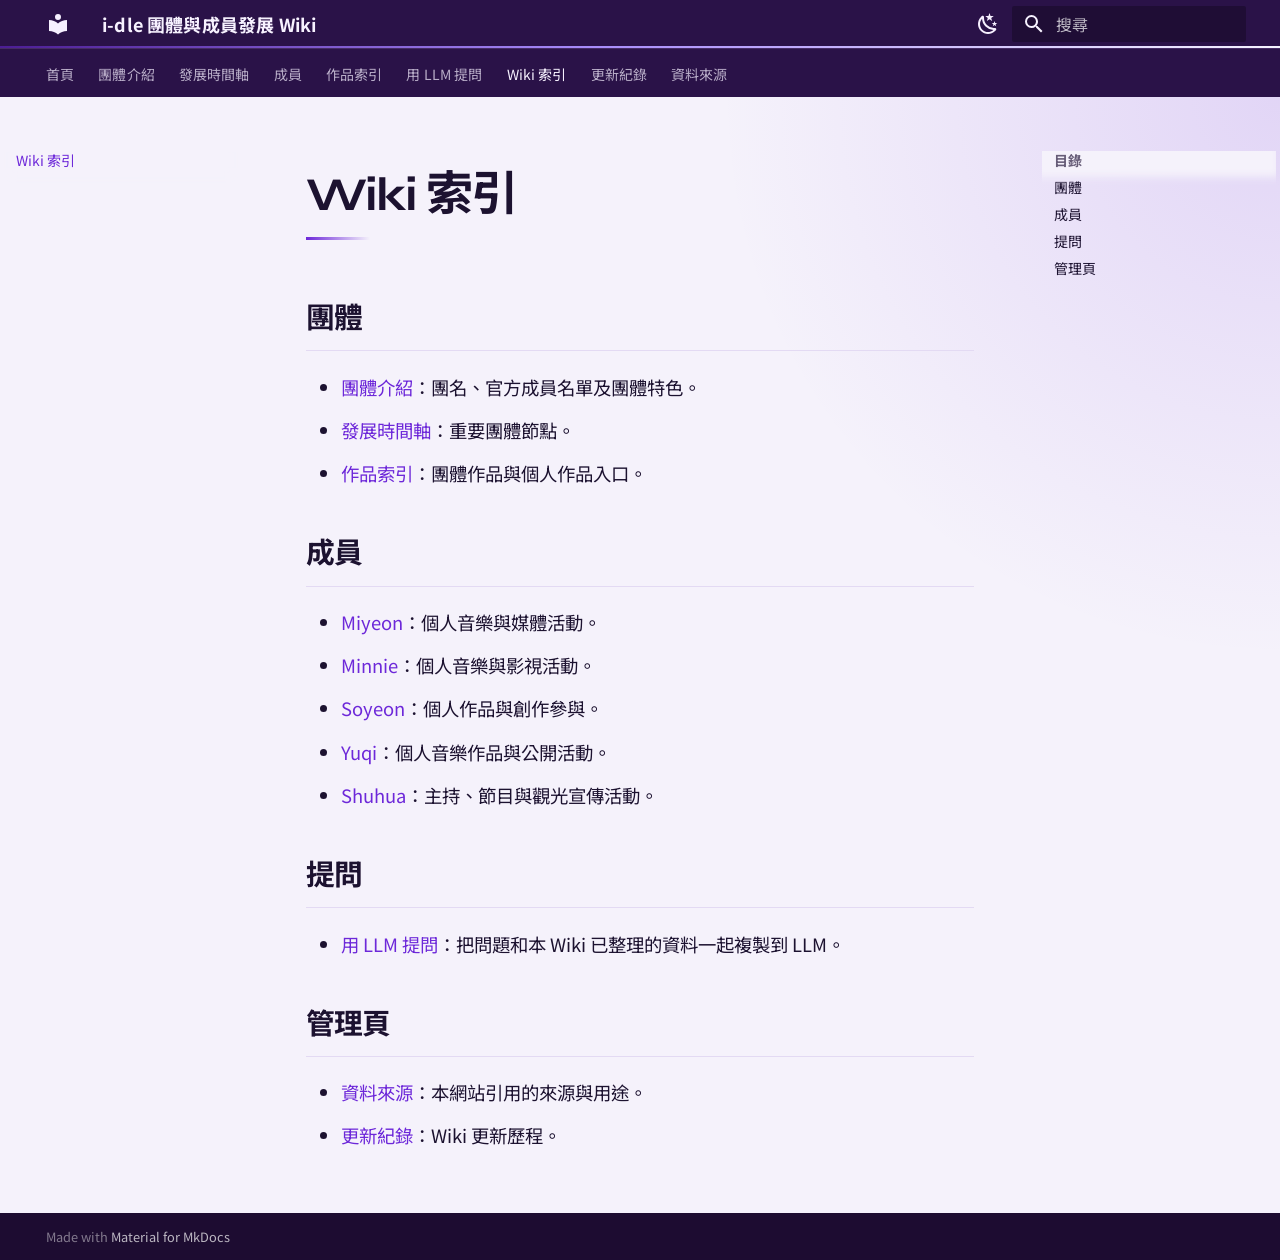
<file: wiki-index/index.html>
<!doctype html>
<html lang="zh-TW" class="no-js">
  <head>
    
      <meta charset="utf-8">
      <meta name="viewport" content="width=device-width,initial-scale=1">
      
        <meta name="description" content="以來源為基礎整理 i-dle 團體歷程、作品與成員個人發展">
      
      
      
        <link rel="canonical" href="https://1111034011.github.io/idle_wiki/wiki-index/">
      
      
        <link rel="prev" href="../llm-wiki/">
      
      
        <link rel="next" href="../log/">
      
      
        
      
      
      <link rel="icon" href="../assets/images/favicon.png">
      <meta name="generator" content="mkdocs-1.6.1, mkdocs-material-9.8.1">
    
    
      
        <title>Wiki 索引 - i-dle 團體與成員發展 Wiki</title>
      
    
    
      <link rel="stylesheet" href="../assets/stylesheets/main.57a0d79d.min.css">
      
        
        <link rel="stylesheet" href="../assets/stylesheets/palette.fb2fffe2.min.css">
      
      


    
    
      
    
    
      
        
        
        <link rel="preconnect" href="https://fonts.gstatic.com" crossorigin>
        <link rel="stylesheet" href="https://fonts.googleapis.com/css?family=Roboto:300,300i,400,400i,700,700i%7CRoboto+Mono:400,400i,700,700i&display=fallback">
        <style>:root{--md-text-font:"Roboto";--md-code-font:"Roboto Mono"}</style>
      
    
    
      <link rel="stylesheet" href="../stylesheets/extra.css">
    
    <script>__md_scope=new URL("..",location),__md_hash=e=>[...e].reduce(((e,_)=>(e<<5)-e+_.charCodeAt(0)),0),__md_get=(e,_=localStorage,t=__md_scope)=>JSON.parse(_.getItem(t.pathname+"."+e)),__md_set=(e,_,t=localStorage,a=__md_scope)=>{try{t.setItem(a.pathname+"."+e,JSON.stringify(_))}catch(e){}}</script>
    
      

    
    
  </head>
  
  
    
    
      
    
    
    
    
    <body dir="ltr" data-md-color-scheme="default" data-md-color-primary="deep-purple" data-md-color-accent="purple">
  
    
    <input class="md-toggle" data-md-toggle="drawer" type="checkbox" id="__drawer" autocomplete="off">
    <input class="md-toggle" data-md-toggle="search" type="checkbox" id="__search" autocomplete="off">
    <label class="md-overlay" for="__drawer"></label>
    <div data-md-component="skip">
      
        
        <a href="#wiki" class="md-skip">
          跳轉到
        </a>
      
    </div>
    <div data-md-component="announce">
      
    </div>
    
    
      

<header class="md-header" data-md-component="header">
  <nav class="md-header__inner md-grid" aria-label="頁首">
    <a href=".." title="i-dle 團體與成員發展 Wiki" class="md-header__button md-logo" aria-label="i-dle 團體與成員發展 Wiki" data-md-component="logo">
      
  
  <svg xmlns="http://www.w3.org/2000/svg" viewBox="0 0 24 24"><path d="M12 8a3 3 0 0 0 3-3 3 3 0 0 0-3-3 3 3 0 0 0-3 3 3 3 0 0 0 3 3m0 3.54C9.64 9.35 6.5 8 3 8v11c3.5 0 6.64 1.35 9 3.54 2.36-2.19 5.5-3.54 9-3.54V8c-3.5 0-6.64 1.35-9 3.54"/></svg>

    </a>
    <label class="md-header__button md-icon" for="__drawer">
      
      <svg xmlns="http://www.w3.org/2000/svg" viewBox="0 0 24 24"><path d="M3 6h18v2H3zm0 5h18v2H3zm0 5h18v2H3z"/></svg>
    </label>
    <div class="md-header__title" data-md-component="header-title">
      <div class="md-header__ellipsis">
        <div class="md-header__topic">
          <span class="md-ellipsis">
            i-dle 團體與成員發展 Wiki
          </span>
        </div>
        <div class="md-header__topic" data-md-component="header-topic">
          <span class="md-ellipsis">
            
              Wiki 索引
            
          </span>
        </div>
      </div>
    </div>
    
      
        <form class="md-header__option" data-md-component="palette">
  
    
    
    
    <input class="md-option" data-md-color-media="(prefers-color-scheme: light)" data-md-color-scheme="default" data-md-color-primary="deep-purple" data-md-color-accent="purple"  aria-label="切換暗色模式"  type="radio" name="__palette" id="__palette_0">
    
      <label class="md-header__button md-icon" title="切換暗色模式" for="__palette_1" hidden>
        <svg xmlns="http://www.w3.org/2000/svg" viewBox="0 0 24 24"><path d="m17.75 4.09-2.53 1.94.91 3.06-2.63-1.81-2.63 1.81.91-3.06-2.53-1.94L12.44 4l1.06-3 1.06 3zm3.5 6.91-1.64 1.25.59 1.98-1.7-1.17-1.7 1.17.59-1.98L15.75 11l2.06-.05L18.5 9l.69 1.95zm-2.28 4.95c.83-.08 1.72 1.1 1.19 1.85-.32.45-.66.87-1.08 1.27C15.17 23 8.84 23 4.94 19.07c-3.91-3.9-3.91-10.24 0-14.14.4-.4.82-.76 1.27-1.08.75-.53 1.93.36 1.85 1.19-.27 2.86.69 5.83 2.89 8.02a9.96 9.96 0 0 0 8.02 2.89m-1.64 2.02a12.08 12.08 0 0 1-7.8-3.47c-2.17-2.19-3.33-5-3.49-7.82-2.81 3.14-2.7 7.96.31 10.98 3.02 3.01 7.84 3.12 10.98.31"/></svg>
      </label>
    
  
    
    
    
    <input class="md-option" data-md-color-media="(prefers-color-scheme: dark)" data-md-color-scheme="slate" data-md-color-primary="deep-purple" data-md-color-accent="purple"  aria-label="切換亮色模式"  type="radio" name="__palette" id="__palette_1">
    
      <label class="md-header__button md-icon" title="切換亮色模式" for="__palette_0" hidden>
        <svg xmlns="http://www.w3.org/2000/svg" viewBox="0 0 24 24"><path d="M12 7a5 5 0 0 1 5 5 5 5 0 0 1-5 5 5 5 0 0 1-5-5 5 5 0 0 1 5-5m0 2a3 3 0 0 0-3 3 3 3 0 0 0 3 3 3 3 0 0 0 3-3 3 3 0 0 0-3-3m0-7 2.39 3.42C13.65 5.15 12.84 5 12 5s-1.65.15-2.39.42zM3.34 7l4.16-.35A7.2 7.2 0 0 0 5.94 8.5c-.44.74-.69 1.5-.83 2.29zm.02 10 1.76-3.77a7.131 7.131 0 0 0 2.38 4.14zM20.65 7l-1.77 3.79a7.02 7.02 0 0 0-2.38-4.15zm-.01 10-4.14.36c.59-.51 1.12-1.14 1.54-1.86.42-.73.69-1.5.83-2.29zM12 22l-2.41-3.44c.74.27 1.55.44 2.41.44.82 0 1.63-.17 2.37-.44z"/></svg>
      </label>
    
  
</form>
      
    
    
      <script>var palette=__md_get("__palette");if(palette&&palette.color){if("(prefers-color-scheme)"===palette.color.media){var media=matchMedia("(prefers-color-scheme: light)"),input=document.querySelector(media.matches?"[data-md-color-media='(prefers-color-scheme: light)']":"[data-md-color-media='(prefers-color-scheme: dark)']");palette.color.media=input.getAttribute("data-md-color-media"),palette.color.scheme=input.getAttribute("data-md-color-scheme"),palette.color.primary=input.getAttribute("data-md-color-primary"),palette.color.accent=input.getAttribute("data-md-color-accent")}for(var[key,value]of Object.entries(palette.color))document.body.setAttribute("data-md-color-"+key,value)}</script>
    
    
    
      
      
        <label class="md-header__button md-icon" for="__search">
          
          <svg xmlns="http://www.w3.org/2000/svg" viewBox="0 0 24 24"><path d="M9.5 3A6.5 6.5 0 0 1 16 9.5c0 1.61-.59 3.09-1.56 4.23l.27.27h.79l5 5-1.5 1.5-5-5v-.79l-.27-.27A6.52 6.52 0 0 1 9.5 16 6.5 6.5 0 0 1 3 9.5 6.5 6.5 0 0 1 9.5 3m0 2C7 5 5 7 5 9.5S7 14 9.5 14 14 12 14 9.5 12 5 9.5 5"/></svg>
        </label>
        <div class="md-search" data-md-component="search" role="dialog">
  <label class="md-search__overlay" for="__search"></label>
  <div class="md-search__inner" role="search">
    <form class="md-search__form" name="search">
      <input type="text" class="md-search__input" name="query" aria-label="搜尋" placeholder="搜尋" autocapitalize="off" autocorrect="off" autocomplete="off" spellcheck="false" data-md-component="search-query" required>
      <label class="md-search__icon md-icon" for="__search">
        
        <svg xmlns="http://www.w3.org/2000/svg" viewBox="0 0 24 24"><path d="M9.5 3A6.5 6.5 0 0 1 16 9.5c0 1.61-.59 3.09-1.56 4.23l.27.27h.79l5 5-1.5 1.5-5-5v-.79l-.27-.27A6.52 6.52 0 0 1 9.5 16 6.5 6.5 0 0 1 3 9.5 6.5 6.5 0 0 1 9.5 3m0 2C7 5 5 7 5 9.5S7 14 9.5 14 14 12 14 9.5 12 5 9.5 5"/></svg>
        
        <svg xmlns="http://www.w3.org/2000/svg" viewBox="0 0 24 24"><path d="M20 11v2H8l5.5 5.5-1.42 1.42L4.16 12l7.92-7.92L13.5 5.5 8 11z"/></svg>
      </label>
      <nav class="md-search__options" aria-label="搜尋">
        
        <button type="reset" class="md-search__icon md-icon" title="清除" aria-label="清除" tabindex="-1">
          
          <svg xmlns="http://www.w3.org/2000/svg" viewBox="0 0 24 24"><path d="M19 6.41 17.59 5 12 10.59 6.41 5 5 6.41 10.59 12 5 17.59 6.41 19 12 13.41 17.59 19 19 17.59 13.41 12z"/></svg>
        </button>
      </nav>
      
        <div class="md-search__suggest" data-md-component="search-suggest"></div>
      
    </form>
    <div class="md-search__output">
      <div class="md-search__scrollwrap" tabindex="0" data-md-scrollfix>
        <div class="md-search-result" data-md-component="search-result">
          <div class="md-search-result__meta">
            正在初始化搜尋引擎
          </div>
          <ol class="md-search-result__list" role="presentation"></ol>
        </div>
      </div>
    </div>
  </div>
</div>
      
    
    
  </nav>
  
</header>
    
    <div class="md-container" data-md-component="container">
      
      
        
          
            
<nav class="md-tabs" aria-label="標籤" data-md-component="tabs">
  <div class="md-grid">
    <ul class="md-tabs__list">
      
        
  
  
  
  
    <li class="md-tabs__item">
      <a href=".." class="md-tabs__link">
        
  
  
    
  
  首頁

      </a>
    </li>
  

      
        
  
  
  
  
    <li class="md-tabs__item">
      <a href="../group/" class="md-tabs__link">
        
  
  
    
  
  團體介紹

      </a>
    </li>
  

      
        
  
  
  
  
    <li class="md-tabs__item">
      <a href="../timeline/" class="md-tabs__link">
        
  
  
    
  
  發展時間軸

      </a>
    </li>
  

      
        
  
  
  
  
    
    
      <li class="md-tabs__item">
        <a href="../members/miyeon/" class="md-tabs__link">
          
  
  
  成員

        </a>
      </li>
    
  

      
        
  
  
  
  
    <li class="md-tabs__item">
      <a href="../works/" class="md-tabs__link">
        
  
  
    
  
  作品索引

      </a>
    </li>
  

      
        
  
  
  
  
    <li class="md-tabs__item">
      <a href="../llm-wiki/" class="md-tabs__link">
        
  
  
    
  
  用 LLM 提問

      </a>
    </li>
  

      
        
  
  
  
    
  
  
    <li class="md-tabs__item md-tabs__item--active">
      <a href="./" class="md-tabs__link">
        
  
  
    
  
  Wiki 索引

      </a>
    </li>
  

      
        
  
  
  
  
    <li class="md-tabs__item">
      <a href="../log/" class="md-tabs__link">
        
  
  
    
  
  更新紀錄

      </a>
    </li>
  

      
        
  
  
  
  
    <li class="md-tabs__item">
      <a href="../sources/" class="md-tabs__link">
        
  
  
    
  
  資料來源

      </a>
    </li>
  

      
    </ul>
  </div>
</nav>
          
        
      
      <main class="md-main" data-md-component="main">
        <div class="md-main__inner md-grid">
          
            
              
              <div class="md-sidebar md-sidebar--primary" data-md-component="sidebar" data-md-type="navigation" >
                <div class="md-sidebar__scrollwrap">
                  <div class="md-sidebar__inner">
                    


  


<nav class="md-nav md-nav--primary md-nav--lifted" aria-label="導覽列" data-md-level="0">
  <label class="md-nav__title" for="__drawer">
    <a href=".." title="i-dle 團體與成員發展 Wiki" class="md-nav__button md-logo" aria-label="i-dle 團體與成員發展 Wiki" data-md-component="logo">
      
  
  <svg xmlns="http://www.w3.org/2000/svg" viewBox="0 0 24 24"><path d="M12 8a3 3 0 0 0 3-3 3 3 0 0 0-3-3 3 3 0 0 0-3 3 3 3 0 0 0 3 3m0 3.54C9.64 9.35 6.5 8 3 8v11c3.5 0 6.64 1.35 9 3.54 2.36-2.19 5.5-3.54 9-3.54V8c-3.5 0-6.64 1.35-9 3.54"/></svg>

    </a>
    i-dle 團體與成員發展 Wiki
  </label>
  
  <ul class="md-nav__list" data-md-scrollfix>
    
      
      
  
  
  
  
    <li class="md-nav__item">
      <a href=".." class="md-nav__link">
        
  
  
  <span class="md-ellipsis">
    
  
    首頁
  

    
  </span>
  
  

      </a>
    </li>
  

    
      
      
  
  
  
  
    <li class="md-nav__item">
      <a href="../group/" class="md-nav__link">
        
  
  
  <span class="md-ellipsis">
    
  
    團體介紹
  

    
  </span>
  
  

      </a>
    </li>
  

    
      
      
  
  
  
  
    <li class="md-nav__item">
      <a href="../timeline/" class="md-nav__link">
        
  
  
  <span class="md-ellipsis">
    
  
    發展時間軸
  

    
  </span>
  
  

      </a>
    </li>
  

    
      
      
  
  
  
  
    
    
    
    
      
      
        
      
    
    
    <li class="md-nav__item md-nav__item--nested">
      
        
        
        <input class="md-nav__toggle md-toggle " type="checkbox" id="__nav_4" >
        
          
          <label class="md-nav__link" for="__nav_4" id="__nav_4_label" tabindex="0">
            
  
  
  <span class="md-ellipsis">
    
  
    成員
  

    
  </span>
  
  

            <span class="md-nav__icon md-icon"></span>
          </label>
        
        <nav class="md-nav" data-md-level="1" aria-labelledby="__nav_4_label" aria-expanded="false">
          <label class="md-nav__title" for="__nav_4">
            <span class="md-nav__icon md-icon"></span>
            
  
    成員
  

          </label>
          <ul class="md-nav__list" data-md-scrollfix>
            
              
                
  
  
  
  
    <li class="md-nav__item">
      <a href="../members/miyeon/" class="md-nav__link">
        
  
  
  <span class="md-ellipsis">
    
  
    Miyeon
  

    
  </span>
  
  

      </a>
    </li>
  

              
            
              
                
  
  
  
  
    <li class="md-nav__item">
      <a href="../members/minnie/" class="md-nav__link">
        
  
  
  <span class="md-ellipsis">
    
  
    Minnie
  

    
  </span>
  
  

      </a>
    </li>
  

              
            
              
                
  
  
  
  
    <li class="md-nav__item">
      <a href="../members/soyeon/" class="md-nav__link">
        
  
  
  <span class="md-ellipsis">
    
  
    Soyeon
  

    
  </span>
  
  

      </a>
    </li>
  

              
            
              
                
  
  
  
  
    <li class="md-nav__item">
      <a href="../members/yuqi/" class="md-nav__link">
        
  
  
  <span class="md-ellipsis">
    
  
    Yuqi
  

    
  </span>
  
  

      </a>
    </li>
  

              
            
              
                
  
  
  
  
    <li class="md-nav__item">
      <a href="../members/shuhua/" class="md-nav__link">
        
  
  
  <span class="md-ellipsis">
    
  
    Shuhua
  

    
  </span>
  
  

      </a>
    </li>
  

              
            
          </ul>
        </nav>
      
    </li>
  

    
      
      
  
  
  
  
    <li class="md-nav__item">
      <a href="../works/" class="md-nav__link">
        
  
  
  <span class="md-ellipsis">
    
  
    作品索引
  

    
  </span>
  
  

      </a>
    </li>
  

    
      
      
  
  
  
  
    <li class="md-nav__item">
      <a href="../llm-wiki/" class="md-nav__link">
        
  
  
  <span class="md-ellipsis">
    
  
    用 LLM 提問
  

    
  </span>
  
  

      </a>
    </li>
  

    
      
      
  
  
    
  
  
  
    <li class="md-nav__item md-nav__item--active">
      
      <input class="md-nav__toggle md-toggle" type="checkbox" id="__toc">
      
      
        
      
      
        <label class="md-nav__link md-nav__link--active" for="__toc">
          
  
  
  <span class="md-ellipsis">
    
  
    Wiki 索引
  

    
  </span>
  
  

          <span class="md-nav__icon md-icon"></span>
        </label>
      
      <a href="./" class="md-nav__link md-nav__link--active">
        
  
  
  <span class="md-ellipsis">
    
  
    Wiki 索引
  

    
  </span>
  
  

      </a>
      
        

<nav class="md-nav md-nav--secondary" aria-label="目錄">
  
  
  
    
  
  
    <label class="md-nav__title" for="__toc">
      <span class="md-nav__icon md-icon"></span>
      目錄
    </label>
    <ul class="md-nav__list" data-md-component="toc" data-md-scrollfix>
      
        <li class="md-nav__item">
  <a href="#_1" class="md-nav__link">
    <span class="md-ellipsis">
      
        團體
      
    </span>
  </a>
  
</li>
      
        <li class="md-nav__item">
  <a href="#_2" class="md-nav__link">
    <span class="md-ellipsis">
      
        成員
      
    </span>
  </a>
  
</li>
      
        <li class="md-nav__item">
  <a href="#_3" class="md-nav__link">
    <span class="md-ellipsis">
      
        提問
      
    </span>
  </a>
  
</li>
      
        <li class="md-nav__item">
  <a href="#_4" class="md-nav__link">
    <span class="md-ellipsis">
      
        管理頁
      
    </span>
  </a>
  
</li>
      
    </ul>
  
</nav>
      
    </li>
  

    
      
      
  
  
  
  
    <li class="md-nav__item">
      <a href="../log/" class="md-nav__link">
        
  
  
  <span class="md-ellipsis">
    
  
    更新紀錄
  

    
  </span>
  
  

      </a>
    </li>
  

    
      
      
  
  
  
  
    <li class="md-nav__item">
      <a href="../sources/" class="md-nav__link">
        
  
  
  <span class="md-ellipsis">
    
  
    資料來源
  

    
  </span>
  
  

      </a>
    </li>
  

    
  </ul>
</nav>
                  </div>
                </div>
              </div>
            
            
              
              <div class="md-sidebar md-sidebar--secondary" data-md-component="sidebar" data-md-type="toc" >
                <div class="md-sidebar__scrollwrap">
                  <div class="md-sidebar__inner">
                    

<nav class="md-nav md-nav--secondary" aria-label="目錄">
  
  
  
    
  
  
    <label class="md-nav__title" for="__toc">
      <span class="md-nav__icon md-icon"></span>
      目錄
    </label>
    <ul class="md-nav__list" data-md-component="toc" data-md-scrollfix>
      
        <li class="md-nav__item">
  <a href="#_1" class="md-nav__link">
    <span class="md-ellipsis">
      
        團體
      
    </span>
  </a>
  
</li>
      
        <li class="md-nav__item">
  <a href="#_2" class="md-nav__link">
    <span class="md-ellipsis">
      
        成員
      
    </span>
  </a>
  
</li>
      
        <li class="md-nav__item">
  <a href="#_3" class="md-nav__link">
    <span class="md-ellipsis">
      
        提問
      
    </span>
  </a>
  
</li>
      
        <li class="md-nav__item">
  <a href="#_4" class="md-nav__link">
    <span class="md-ellipsis">
      
        管理頁
      
    </span>
  </a>
  
</li>
      
    </ul>
  
</nav>
                  </div>
                </div>
              </div>
            
          
          
            <div class="md-content" data-md-component="content">
              
              <article class="md-content__inner md-typeset">
                
                  



<h1 id="wiki">Wiki 索引</h1>
<h2 id="_1">團體</h2>
<ul>
<li><a href="../group/">團體介紹</a>：團名、官方成員名單及團體特色。</li>
<li><a href="../timeline/">發展時間軸</a>：重要團體節點。</li>
<li><a href="../works/">作品索引</a>：團體作品與個人作品入口。</li>
</ul>
<h2 id="_2">成員</h2>
<ul>
<li><a href="../members/miyeon/">Miyeon</a>：個人音樂與媒體活動。</li>
<li><a href="../members/minnie/">Minnie</a>：個人音樂與影視活動。</li>
<li><a href="../members/soyeon/">Soyeon</a>：個人作品與創作參與。</li>
<li><a href="../members/yuqi/">Yuqi</a>：個人音樂作品與公開活動。</li>
<li><a href="../members/shuhua/">Shuhua</a>：主持、節目與觀光宣傳活動。</li>
</ul>
<h2 id="_3">提問</h2>
<ul>
<li><a href="../llm-wiki/">用 LLM 提問</a>：把問題和本 Wiki 已整理的資料一起複製到 LLM。</li>
</ul>
<h2 id="_4">管理頁</h2>
<ul>
<li><a href="../sources/">資料來源</a>：本網站引用的來源與用途。</li>
<li><a href="../log/">更新紀錄</a>：Wiki 更新歷程。</li>
</ul>












                
              </article>
            </div>
          
          
<script>var target=document.getElementById(location.hash.slice(1));target&&target.name&&(target.checked=target.name.startsWith("__tabbed_"))</script>
        </div>
        
          <button type="button" class="md-top md-icon" data-md-component="top" hidden>
  
  <svg xmlns="http://www.w3.org/2000/svg" viewBox="0 0 24 24"><path d="M13 20h-2V8l-5.5 5.5-1.42-1.42L12 4.16l7.92 7.92-1.42 1.42L13 8z"/></svg>
  回到頂端
</button>
        
      </main>
      
        <footer class="md-footer">
  
  <div class="md-footer-meta md-typeset">
    <div class="md-footer-meta__inner md-grid">
      <div class="md-copyright">
  
  
    Made with
    <a href="https://squidfunk.github.io/mkdocs-material/" target="_blank" rel="noopener">
      Material for MkDocs
    </a>
  
</div>
      
    </div>
  </div>
</footer>
      
    </div>
    <div class="md-dialog" data-md-component="dialog">
      <div class="md-dialog__inner md-typeset"></div>
    </div>
    
    
    
      
      
      <script id="__config" type="application/json">{"annotate": null, "base": "..", "features": ["navigation.tabs", "navigation.sections", "navigation.top", "search.suggest", "search.highlight", "toc.follow"], "search": "../assets/javascripts/workers/search.a7633da7.min.js", "tags": null, "translations": {"clipboard.copied": "\u5df2\u8907\u88fd", "clipboard.copy": "\u8907\u88fd", "search.result.more.one": "\u6b64\u9801\u5c1a\u6709 1 \u500b\u7b26\u5408\u7684\u9805\u76ee", "search.result.more.other": "\u6b64\u9801\u5c1a\u6709 # \u500b\u7b26\u5408\u7684\u9805\u76ee", "search.result.none": "\u6c92\u6709\u7b26\u5408\u7684\u9805\u76ee", "search.result.one": "\u627e\u5230 1 \u500b\u7b26\u5408\u7684\u9805\u76ee", "search.result.other": "\u627e\u5230 # \u500b\u7b26\u5408\u7684\u9805\u76ee", "search.result.placeholder": "\u6253\u5b57\u9032\u884c\u641c\u5c0b", "search.result.term.missing": "\u7f3a\u5c11\u5b57\u8a5e", "select.version": "\u9078\u64c7\u7248\u672c"}, "version": null}</script>
    
    
      <script src="../assets/javascripts/bundle.a5f9d56c.min.js"></script>
      
        <script src="../javascripts/ask.js"></script>
      
    
  </body>
</html>
</file>
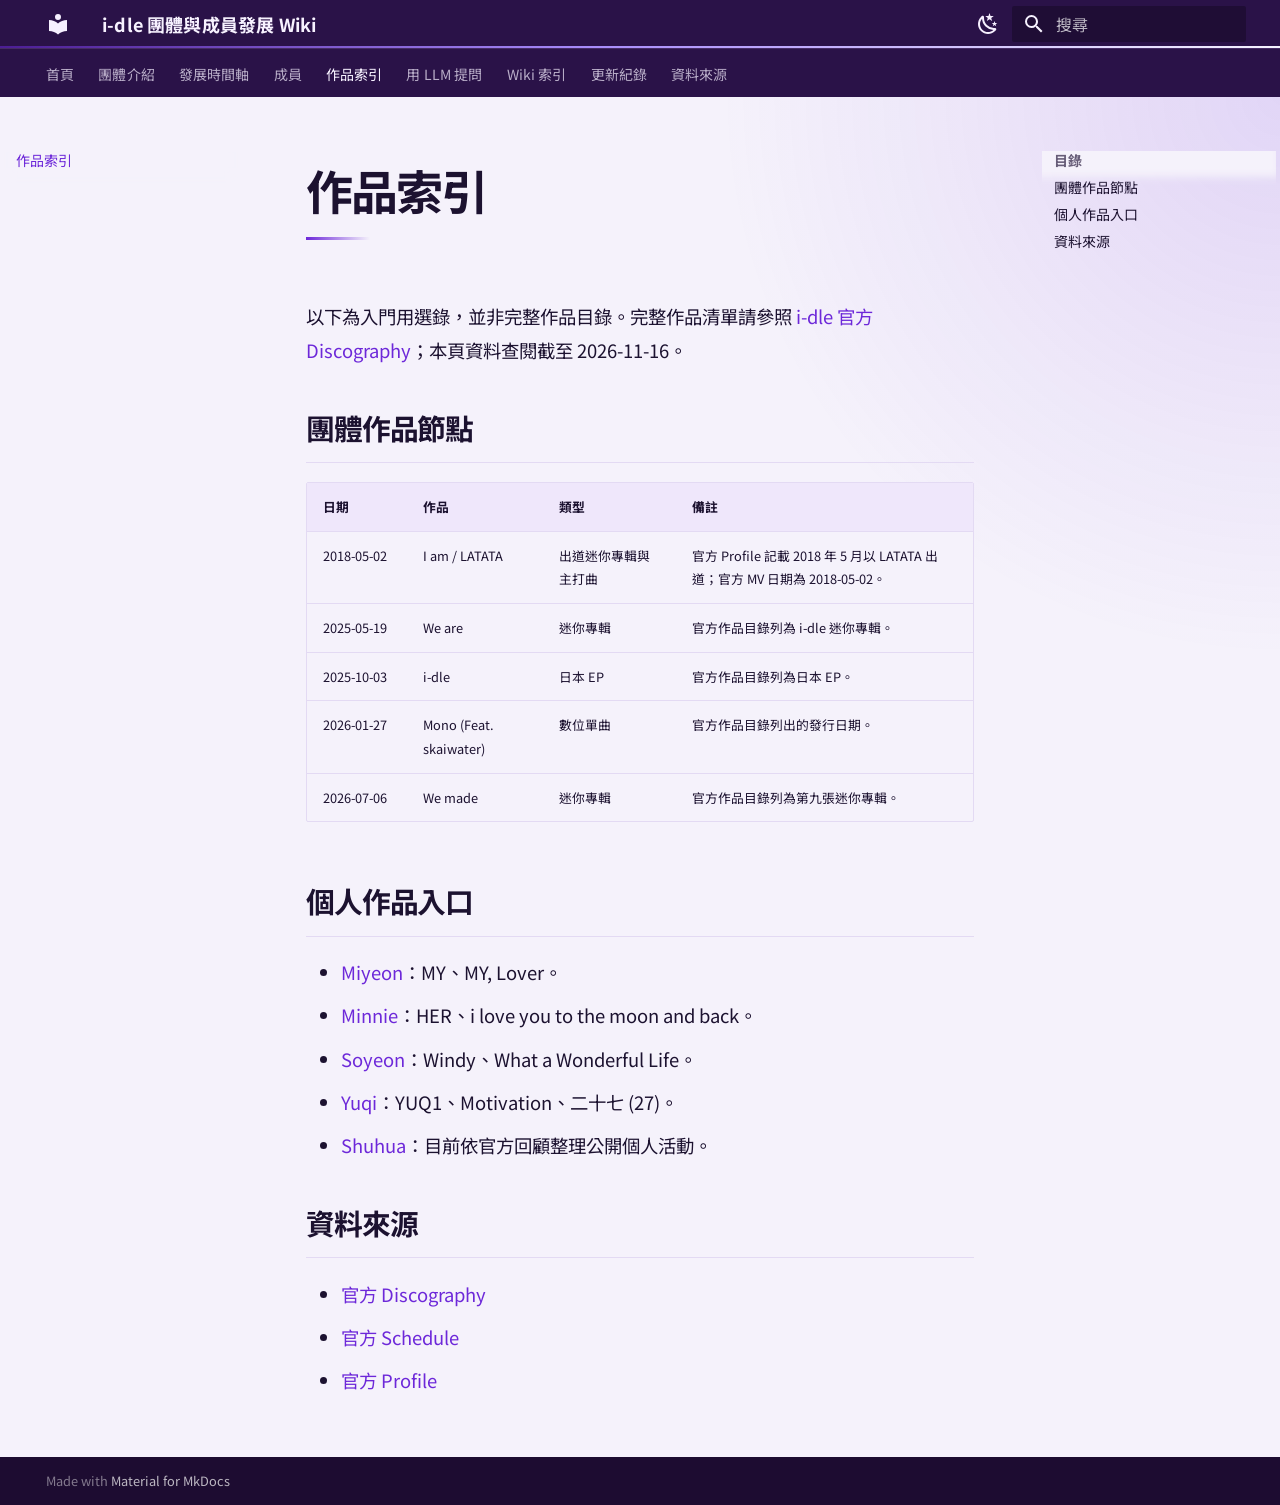
<file: works/index.html>
<!doctype html>
<html lang="zh-TW" class="no-js">
  <head>
    
      <meta charset="utf-8">
      <meta name="viewport" content="width=device-width,initial-scale=1">
      
        <meta name="description" content="以來源為基礎整理 i-dle 團體歷程、作品與成員個人發展">
      
      
      
        <link rel="canonical" href="https://1111034011.github.io/idle_wiki/works/">
      
      
        <link rel="prev" href="../members/shuhua/">
      
      
        <link rel="next" href="../llm-wiki/">
      
      
        
      
      
      <link rel="icon" href="../assets/images/favicon.png">
      <meta name="generator" content="mkdocs-1.6.1, mkdocs-material-9.8.1">
    
    
      
        <title>作品索引 - i-dle 團體與成員發展 Wiki</title>
      
    
    
      <link rel="stylesheet" href="../assets/stylesheets/main.57a0d79d.min.css">
      
        
        <link rel="stylesheet" href="../assets/stylesheets/palette.fb2fffe2.min.css">
      
      


    
    
      
    
    
      
        
        
        <link rel="preconnect" href="https://fonts.gstatic.com" crossorigin>
        <link rel="stylesheet" href="https://fonts.googleapis.com/css?family=Roboto:300,300i,400,400i,700,700i%7CRoboto+Mono:400,400i,700,700i&display=fallback">
        <style>:root{--md-text-font:"Roboto";--md-code-font:"Roboto Mono"}</style>
      
    
    
      <link rel="stylesheet" href="../stylesheets/extra.css">
    
    <script>__md_scope=new URL("..",location),__md_hash=e=>[...e].reduce(((e,_)=>(e<<5)-e+_.charCodeAt(0)),0),__md_get=(e,_=localStorage,t=__md_scope)=>JSON.parse(_.getItem(t.pathname+"."+e)),__md_set=(e,_,t=localStorage,a=__md_scope)=>{try{t.setItem(a.pathname+"."+e,JSON.stringify(_))}catch(e){}}</script>
    
      

    
    
  </head>
  
  
    
    
      
    
    
    
    
    <body dir="ltr" data-md-color-scheme="default" data-md-color-primary="deep-purple" data-md-color-accent="purple">
  
    
    <input class="md-toggle" data-md-toggle="drawer" type="checkbox" id="__drawer" autocomplete="off">
    <input class="md-toggle" data-md-toggle="search" type="checkbox" id="__search" autocomplete="off">
    <label class="md-overlay" for="__drawer"></label>
    <div data-md-component="skip">
      
        
        <a href="#_1" class="md-skip">
          跳轉到
        </a>
      
    </div>
    <div data-md-component="announce">
      
    </div>
    
    
      

<header class="md-header" data-md-component="header">
  <nav class="md-header__inner md-grid" aria-label="頁首">
    <a href=".." title="i-dle 團體與成員發展 Wiki" class="md-header__button md-logo" aria-label="i-dle 團體與成員發展 Wiki" data-md-component="logo">
      
  
  <svg xmlns="http://www.w3.org/2000/svg" viewBox="0 0 24 24"><path d="M12 8a3 3 0 0 0 3-3 3 3 0 0 0-3-3 3 3 0 0 0-3 3 3 3 0 0 0 3 3m0 3.54C9.64 9.35 6.5 8 3 8v11c3.5 0 6.64 1.35 9 3.54 2.36-2.19 5.5-3.54 9-3.54V8c-3.5 0-6.64 1.35-9 3.54"/></svg>

    </a>
    <label class="md-header__button md-icon" for="__drawer">
      
      <svg xmlns="http://www.w3.org/2000/svg" viewBox="0 0 24 24"><path d="M3 6h18v2H3zm0 5h18v2H3zm0 5h18v2H3z"/></svg>
    </label>
    <div class="md-header__title" data-md-component="header-title">
      <div class="md-header__ellipsis">
        <div class="md-header__topic">
          <span class="md-ellipsis">
            i-dle 團體與成員發展 Wiki
          </span>
        </div>
        <div class="md-header__topic" data-md-component="header-topic">
          <span class="md-ellipsis">
            
              作品索引
            
          </span>
        </div>
      </div>
    </div>
    
      
        <form class="md-header__option" data-md-component="palette">
  
    
    
    
    <input class="md-option" data-md-color-media="(prefers-color-scheme: light)" data-md-color-scheme="default" data-md-color-primary="deep-purple" data-md-color-accent="purple"  aria-label="切換暗色模式"  type="radio" name="__palette" id="__palette_0">
    
      <label class="md-header__button md-icon" title="切換暗色模式" for="__palette_1" hidden>
        <svg xmlns="http://www.w3.org/2000/svg" viewBox="0 0 24 24"><path d="m17.75 4.09-2.53 1.94.91 3.06-2.63-1.81-2.63 1.81.91-3.06-2.53-1.94L12.44 4l1.06-3 1.06 3zm3.5 6.91-1.64 1.25.59 1.98-1.7-1.17-1.7 1.17.59-1.98L15.75 11l2.06-.05L18.5 9l.69 1.95zm-2.28 4.95c.83-.08 1.72 1.1 1.19 1.85-.32.45-.66.87-1.08 1.27C15.17 23 8.84 23 4.94 19.07c-3.91-3.9-3.91-10.24 0-14.14.4-.4.82-.76 1.27-1.08.75-.53 1.93.36 1.85 1.19-.27 2.86.69 5.83 2.89 8.02a9.96 9.96 0 0 0 8.02 2.89m-1.64 2.02a12.08 12.08 0 0 1-7.8-3.47c-2.17-2.19-3.33-5-3.49-7.82-2.81 3.14-2.7 7.96.31 10.98 3.02 3.01 7.84 3.12 10.98.31"/></svg>
      </label>
    
  
    
    
    
    <input class="md-option" data-md-color-media="(prefers-color-scheme: dark)" data-md-color-scheme="slate" data-md-color-primary="deep-purple" data-md-color-accent="purple"  aria-label="切換亮色模式"  type="radio" name="__palette" id="__palette_1">
    
      <label class="md-header__button md-icon" title="切換亮色模式" for="__palette_0" hidden>
        <svg xmlns="http://www.w3.org/2000/svg" viewBox="0 0 24 24"><path d="M12 7a5 5 0 0 1 5 5 5 5 0 0 1-5 5 5 5 0 0 1-5-5 5 5 0 0 1 5-5m0 2a3 3 0 0 0-3 3 3 3 0 0 0 3 3 3 3 0 0 0 3-3 3 3 0 0 0-3-3m0-7 2.39 3.42C13.65 5.15 12.84 5 12 5s-1.65.15-2.39.42zM3.34 7l4.16-.35A7.2 7.2 0 0 0 5.94 8.5c-.44.74-.69 1.5-.83 2.29zm.02 10 1.76-3.77a7.131 7.131 0 0 0 2.38 4.14zM20.65 7l-1.77 3.79a7.02 7.02 0 0 0-2.38-4.15zm-.01 10-4.14.36c.59-.51 1.12-1.14 1.54-1.86.42-.73.69-1.5.83-2.29zM12 22l-2.41-3.44c.74.27 1.55.44 2.41.44.82 0 1.63-.17 2.37-.44z"/></svg>
      </label>
    
  
</form>
      
    
    
      <script>var palette=__md_get("__palette");if(palette&&palette.color){if("(prefers-color-scheme)"===palette.color.media){var media=matchMedia("(prefers-color-scheme: light)"),input=document.querySelector(media.matches?"[data-md-color-media='(prefers-color-scheme: light)']":"[data-md-color-media='(prefers-color-scheme: dark)']");palette.color.media=input.getAttribute("data-md-color-media"),palette.color.scheme=input.getAttribute("data-md-color-scheme"),palette.color.primary=input.getAttribute("data-md-color-primary"),palette.color.accent=input.getAttribute("data-md-color-accent")}for(var[key,value]of Object.entries(palette.color))document.body.setAttribute("data-md-color-"+key,value)}</script>
    
    
    
      
      
        <label class="md-header__button md-icon" for="__search">
          
          <svg xmlns="http://www.w3.org/2000/svg" viewBox="0 0 24 24"><path d="M9.5 3A6.5 6.5 0 0 1 16 9.5c0 1.61-.59 3.09-1.56 4.23l.27.27h.79l5 5-1.5 1.5-5-5v-.79l-.27-.27A6.52 6.52 0 0 1 9.5 16 6.5 6.5 0 0 1 3 9.5 6.5 6.5 0 0 1 9.5 3m0 2C7 5 5 7 5 9.5S7 14 9.5 14 14 12 14 9.5 12 5 9.5 5"/></svg>
        </label>
        <div class="md-search" data-md-component="search" role="dialog">
  <label class="md-search__overlay" for="__search"></label>
  <div class="md-search__inner" role="search">
    <form class="md-search__form" name="search">
      <input type="text" class="md-search__input" name="query" aria-label="搜尋" placeholder="搜尋" autocapitalize="off" autocorrect="off" autocomplete="off" spellcheck="false" data-md-component="search-query" required>
      <label class="md-search__icon md-icon" for="__search">
        
        <svg xmlns="http://www.w3.org/2000/svg" viewBox="0 0 24 24"><path d="M9.5 3A6.5 6.5 0 0 1 16 9.5c0 1.61-.59 3.09-1.56 4.23l.27.27h.79l5 5-1.5 1.5-5-5v-.79l-.27-.27A6.52 6.52 0 0 1 9.5 16 6.5 6.5 0 0 1 3 9.5 6.5 6.5 0 0 1 9.5 3m0 2C7 5 5 7 5 9.5S7 14 9.5 14 14 12 14 9.5 12 5 9.5 5"/></svg>
        
        <svg xmlns="http://www.w3.org/2000/svg" viewBox="0 0 24 24"><path d="M20 11v2H8l5.5 5.5-1.42 1.42L4.16 12l7.92-7.92L13.5 5.5 8 11z"/></svg>
      </label>
      <nav class="md-search__options" aria-label="搜尋">
        
        <button type="reset" class="md-search__icon md-icon" title="清除" aria-label="清除" tabindex="-1">
          
          <svg xmlns="http://www.w3.org/2000/svg" viewBox="0 0 24 24"><path d="M19 6.41 17.59 5 12 10.59 6.41 5 5 6.41 10.59 12 5 17.59 6.41 19 12 13.41 17.59 19 19 17.59 13.41 12z"/></svg>
        </button>
      </nav>
      
        <div class="md-search__suggest" data-md-component="search-suggest"></div>
      
    </form>
    <div class="md-search__output">
      <div class="md-search__scrollwrap" tabindex="0" data-md-scrollfix>
        <div class="md-search-result" data-md-component="search-result">
          <div class="md-search-result__meta">
            正在初始化搜尋引擎
          </div>
          <ol class="md-search-result__list" role="presentation"></ol>
        </div>
      </div>
    </div>
  </div>
</div>
      
    
    
  </nav>
  
</header>
    
    <div class="md-container" data-md-component="container">
      
      
        
          
            
<nav class="md-tabs" aria-label="標籤" data-md-component="tabs">
  <div class="md-grid">
    <ul class="md-tabs__list">
      
        
  
  
  
  
    <li class="md-tabs__item">
      <a href=".." class="md-tabs__link">
        
  
  
    
  
  首頁

      </a>
    </li>
  

      
        
  
  
  
  
    <li class="md-tabs__item">
      <a href="../group/" class="md-tabs__link">
        
  
  
    
  
  團體介紹

      </a>
    </li>
  

      
        
  
  
  
  
    <li class="md-tabs__item">
      <a href="../timeline/" class="md-tabs__link">
        
  
  
    
  
  發展時間軸

      </a>
    </li>
  

      
        
  
  
  
  
    
    
      <li class="md-tabs__item">
        <a href="../members/miyeon/" class="md-tabs__link">
          
  
  
  成員

        </a>
      </li>
    
  

      
        
  
  
  
    
  
  
    <li class="md-tabs__item md-tabs__item--active">
      <a href="./" class="md-tabs__link">
        
  
  
    
  
  作品索引

      </a>
    </li>
  

      
        
  
  
  
  
    <li class="md-tabs__item">
      <a href="../llm-wiki/" class="md-tabs__link">
        
  
  
    
  
  用 LLM 提問

      </a>
    </li>
  

      
        
  
  
  
  
    <li class="md-tabs__item">
      <a href="../wiki-index/" class="md-tabs__link">
        
  
  
    
  
  Wiki 索引

      </a>
    </li>
  

      
        
  
  
  
  
    <li class="md-tabs__item">
      <a href="../log/" class="md-tabs__link">
        
  
  
    
  
  更新紀錄

      </a>
    </li>
  

      
        
  
  
  
  
    <li class="md-tabs__item">
      <a href="../sources/" class="md-tabs__link">
        
  
  
    
  
  資料來源

      </a>
    </li>
  

      
    </ul>
  </div>
</nav>
          
        
      
      <main class="md-main" data-md-component="main">
        <div class="md-main__inner md-grid">
          
            
              
              <div class="md-sidebar md-sidebar--primary" data-md-component="sidebar" data-md-type="navigation" >
                <div class="md-sidebar__scrollwrap">
                  <div class="md-sidebar__inner">
                    


  


<nav class="md-nav md-nav--primary md-nav--lifted" aria-label="導覽列" data-md-level="0">
  <label class="md-nav__title" for="__drawer">
    <a href=".." title="i-dle 團體與成員發展 Wiki" class="md-nav__button md-logo" aria-label="i-dle 團體與成員發展 Wiki" data-md-component="logo">
      
  
  <svg xmlns="http://www.w3.org/2000/svg" viewBox="0 0 24 24"><path d="M12 8a3 3 0 0 0 3-3 3 3 0 0 0-3-3 3 3 0 0 0-3 3 3 3 0 0 0 3 3m0 3.54C9.64 9.35 6.5 8 3 8v11c3.5 0 6.64 1.35 9 3.54 2.36-2.19 5.5-3.54 9-3.54V8c-3.5 0-6.64 1.35-9 3.54"/></svg>

    </a>
    i-dle 團體與成員發展 Wiki
  </label>
  
  <ul class="md-nav__list" data-md-scrollfix>
    
      
      
  
  
  
  
    <li class="md-nav__item">
      <a href=".." class="md-nav__link">
        
  
  
  <span class="md-ellipsis">
    
  
    首頁
  

    
  </span>
  
  

      </a>
    </li>
  

    
      
      
  
  
  
  
    <li class="md-nav__item">
      <a href="../group/" class="md-nav__link">
        
  
  
  <span class="md-ellipsis">
    
  
    團體介紹
  

    
  </span>
  
  

      </a>
    </li>
  

    
      
      
  
  
  
  
    <li class="md-nav__item">
      <a href="../timeline/" class="md-nav__link">
        
  
  
  <span class="md-ellipsis">
    
  
    發展時間軸
  

    
  </span>
  
  

      </a>
    </li>
  

    
      
      
  
  
  
  
    
    
    
    
      
      
        
      
    
    
    <li class="md-nav__item md-nav__item--nested">
      
        
        
        <input class="md-nav__toggle md-toggle " type="checkbox" id="__nav_4" >
        
          
          <label class="md-nav__link" for="__nav_4" id="__nav_4_label" tabindex="0">
            
  
  
  <span class="md-ellipsis">
    
  
    成員
  

    
  </span>
  
  

            <span class="md-nav__icon md-icon"></span>
          </label>
        
        <nav class="md-nav" data-md-level="1" aria-labelledby="__nav_4_label" aria-expanded="false">
          <label class="md-nav__title" for="__nav_4">
            <span class="md-nav__icon md-icon"></span>
            
  
    成員
  

          </label>
          <ul class="md-nav__list" data-md-scrollfix>
            
              
                
  
  
  
  
    <li class="md-nav__item">
      <a href="../members/miyeon/" class="md-nav__link">
        
  
  
  <span class="md-ellipsis">
    
  
    Miyeon
  

    
  </span>
  
  

      </a>
    </li>
  

              
            
              
                
  
  
  
  
    <li class="md-nav__item">
      <a href="../members/minnie/" class="md-nav__link">
        
  
  
  <span class="md-ellipsis">
    
  
    Minnie
  

    
  </span>
  
  

      </a>
    </li>
  

              
            
              
                
  
  
  
  
    <li class="md-nav__item">
      <a href="../members/soyeon/" class="md-nav__link">
        
  
  
  <span class="md-ellipsis">
    
  
    Soyeon
  

    
  </span>
  
  

      </a>
    </li>
  

              
            
              
                
  
  
  
  
    <li class="md-nav__item">
      <a href="../members/yuqi/" class="md-nav__link">
        
  
  
  <span class="md-ellipsis">
    
  
    Yuqi
  

    
  </span>
  
  

      </a>
    </li>
  

              
            
              
                
  
  
  
  
    <li class="md-nav__item">
      <a href="../members/shuhua/" class="md-nav__link">
        
  
  
  <span class="md-ellipsis">
    
  
    Shuhua
  

    
  </span>
  
  

      </a>
    </li>
  

              
            
          </ul>
        </nav>
      
    </li>
  

    
      
      
  
  
    
  
  
  
    <li class="md-nav__item md-nav__item--active">
      
      <input class="md-nav__toggle md-toggle" type="checkbox" id="__toc">
      
      
        
      
      
        <label class="md-nav__link md-nav__link--active" for="__toc">
          
  
  
  <span class="md-ellipsis">
    
  
    作品索引
  

    
  </span>
  
  

          <span class="md-nav__icon md-icon"></span>
        </label>
      
      <a href="./" class="md-nav__link md-nav__link--active">
        
  
  
  <span class="md-ellipsis">
    
  
    作品索引
  

    
  </span>
  
  

      </a>
      
        

<nav class="md-nav md-nav--secondary" aria-label="目錄">
  
  
  
    
  
  
    <label class="md-nav__title" for="__toc">
      <span class="md-nav__icon md-icon"></span>
      目錄
    </label>
    <ul class="md-nav__list" data-md-component="toc" data-md-scrollfix>
      
        <li class="md-nav__item">
  <a href="#_2" class="md-nav__link">
    <span class="md-ellipsis">
      
        團體作品節點
      
    </span>
  </a>
  
</li>
      
        <li class="md-nav__item">
  <a href="#_3" class="md-nav__link">
    <span class="md-ellipsis">
      
        個人作品入口
      
    </span>
  </a>
  
</li>
      
        <li class="md-nav__item">
  <a href="#_4" class="md-nav__link">
    <span class="md-ellipsis">
      
        資料來源
      
    </span>
  </a>
  
</li>
      
    </ul>
  
</nav>
      
    </li>
  

    
      
      
  
  
  
  
    <li class="md-nav__item">
      <a href="../llm-wiki/" class="md-nav__link">
        
  
  
  <span class="md-ellipsis">
    
  
    用 LLM 提問
  

    
  </span>
  
  

      </a>
    </li>
  

    
      
      
  
  
  
  
    <li class="md-nav__item">
      <a href="../wiki-index/" class="md-nav__link">
        
  
  
  <span class="md-ellipsis">
    
  
    Wiki 索引
  

    
  </span>
  
  

      </a>
    </li>
  

    
      
      
  
  
  
  
    <li class="md-nav__item">
      <a href="../log/" class="md-nav__link">
        
  
  
  <span class="md-ellipsis">
    
  
    更新紀錄
  

    
  </span>
  
  

      </a>
    </li>
  

    
      
      
  
  
  
  
    <li class="md-nav__item">
      <a href="../sources/" class="md-nav__link">
        
  
  
  <span class="md-ellipsis">
    
  
    資料來源
  

    
  </span>
  
  

      </a>
    </li>
  

    
  </ul>
</nav>
                  </div>
                </div>
              </div>
            
            
              
              <div class="md-sidebar md-sidebar--secondary" data-md-component="sidebar" data-md-type="toc" >
                <div class="md-sidebar__scrollwrap">
                  <div class="md-sidebar__inner">
                    

<nav class="md-nav md-nav--secondary" aria-label="目錄">
  
  
  
    
  
  
    <label class="md-nav__title" for="__toc">
      <span class="md-nav__icon md-icon"></span>
      目錄
    </label>
    <ul class="md-nav__list" data-md-component="toc" data-md-scrollfix>
      
        <li class="md-nav__item">
  <a href="#_2" class="md-nav__link">
    <span class="md-ellipsis">
      
        團體作品節點
      
    </span>
  </a>
  
</li>
      
        <li class="md-nav__item">
  <a href="#_3" class="md-nav__link">
    <span class="md-ellipsis">
      
        個人作品入口
      
    </span>
  </a>
  
</li>
      
        <li class="md-nav__item">
  <a href="#_4" class="md-nav__link">
    <span class="md-ellipsis">
      
        資料來源
      
    </span>
  </a>
  
</li>
      
    </ul>
  
</nav>
                  </div>
                </div>
              </div>
            
          
          
            <div class="md-content" data-md-component="content">
              
              <article class="md-content__inner md-typeset">
                
                  



<h1 id="_1">作品索引</h1>
<p>以下為入門用選錄，並非完整作品目錄。完整作品清單請參照 <a href="https://i-dle.cubeent.co.jp/discography/">i-dle 官方 Discography</a>；本頁資料查閱截至 2026-11-16。</p>
<h2 id="_2">團體作品節點</h2>
<table>
<thead>
<tr>
<th>日期</th>
<th>作品</th>
<th>類型</th>
<th>備註</th>
</tr>
</thead>
<tbody>
<tr>
<td>2018-05-02</td>
<td>I am / LATATA</td>
<td>出道迷你專輯與主打曲</td>
<td>官方 Profile 記載 2018 年 5 月以 LATATA 出道；官方 MV 日期為 2018-05-02。</td>
</tr>
<tr>
<td>2025-05-19</td>
<td>We are</td>
<td>迷你專輯</td>
<td>官方作品目錄列為 i-dle 迷你專輯。</td>
</tr>
<tr>
<td>2025-10-03</td>
<td>i-dle</td>
<td>日本 EP</td>
<td>官方作品目錄列為日本 EP。</td>
</tr>
<tr>
<td>2026-01-27</td>
<td>Mono (Feat. skaiwater)</td>
<td>數位單曲</td>
<td>官方作品目錄列出的發行日期。</td>
</tr>
<tr>
<td>2026-07-06</td>
<td>We made</td>
<td>迷你專輯</td>
<td>官方作品目錄列為第九張迷你專輯。</td>
</tr>
</tbody>
</table>
<h2 id="_3">個人作品入口</h2>
<ul>
<li><a href="../members/miyeon/">Miyeon</a>：MY、MY, Lover。</li>
<li><a href="../members/minnie/">Minnie</a>：HER、i love you to the moon and back。</li>
<li><a href="../members/soyeon/">Soyeon</a>：Windy、What a Wonderful Life。</li>
<li><a href="../members/yuqi/">Yuqi</a>：YUQ1、Motivation、二十七 (27)。</li>
<li><a href="../members/shuhua/">Shuhua</a>：目前依官方回顧整理公開個人活動。</li>
</ul>
<h2 id="_4">資料來源</h2>
<ul>
<li><a href="https://i-dle.cubeent.co.jp/discography/">官方 Discography</a></li>
<li><a href="https://i-dle.cubeent.co.jp/schedule/">官方 Schedule</a></li>
<li><a href="https://i-dle.cubeent.co.jp/profile/">官方 Profile</a></li>
</ul>












                
              </article>
            </div>
          
          
<script>var target=document.getElementById(location.hash.slice(1));target&&target.name&&(target.checked=target.name.startsWith("__tabbed_"))</script>
        </div>
        
          <button type="button" class="md-top md-icon" data-md-component="top" hidden>
  
  <svg xmlns="http://www.w3.org/2000/svg" viewBox="0 0 24 24"><path d="M13 20h-2V8l-5.5 5.5-1.42-1.42L12 4.16l7.92 7.92-1.42 1.42L13 8z"/></svg>
  回到頂端
</button>
        
      </main>
      
        <footer class="md-footer">
  
  <div class="md-footer-meta md-typeset">
    <div class="md-footer-meta__inner md-grid">
      <div class="md-copyright">
  
  
    Made with
    <a href="https://squidfunk.github.io/mkdocs-material/" target="_blank" rel="noopener">
      Material for MkDocs
    </a>
  
</div>
      
    </div>
  </div>
</footer>
      
    </div>
    <div class="md-dialog" data-md-component="dialog">
      <div class="md-dialog__inner md-typeset"></div>
    </div>
    
    
    
      
      
      <script id="__config" type="application/json">{"annotate": null, "base": "..", "features": ["navigation.tabs", "navigation.sections", "navigation.top", "search.suggest", "search.highlight", "toc.follow"], "search": "../assets/javascripts/workers/search.a7633da7.min.js", "tags": null, "translations": {"clipboard.copied": "\u5df2\u8907\u88fd", "clipboard.copy": "\u8907\u88fd", "search.result.more.one": "\u6b64\u9801\u5c1a\u6709 1 \u500b\u7b26\u5408\u7684\u9805\u76ee", "search.result.more.other": "\u6b64\u9801\u5c1a\u6709 # \u500b\u7b26\u5408\u7684\u9805\u76ee", "search.result.none": "\u6c92\u6709\u7b26\u5408\u7684\u9805\u76ee", "search.result.one": "\u627e\u5230 1 \u500b\u7b26\u5408\u7684\u9805\u76ee", "search.result.other": "\u627e\u5230 # \u500b\u7b26\u5408\u7684\u9805\u76ee", "search.result.placeholder": "\u6253\u5b57\u9032\u884c\u641c\u5c0b", "search.result.term.missing": "\u7f3a\u5c11\u5b57\u8a5e", "select.version": "\u9078\u64c7\u7248\u672c"}, "version": null}</script>
    
    
      <script src="../assets/javascripts/bundle.a5f9d56c.min.js"></script>
      
        <script src="../javascripts/ask.js"></script>
      
    
  </body>
</html>
</file>
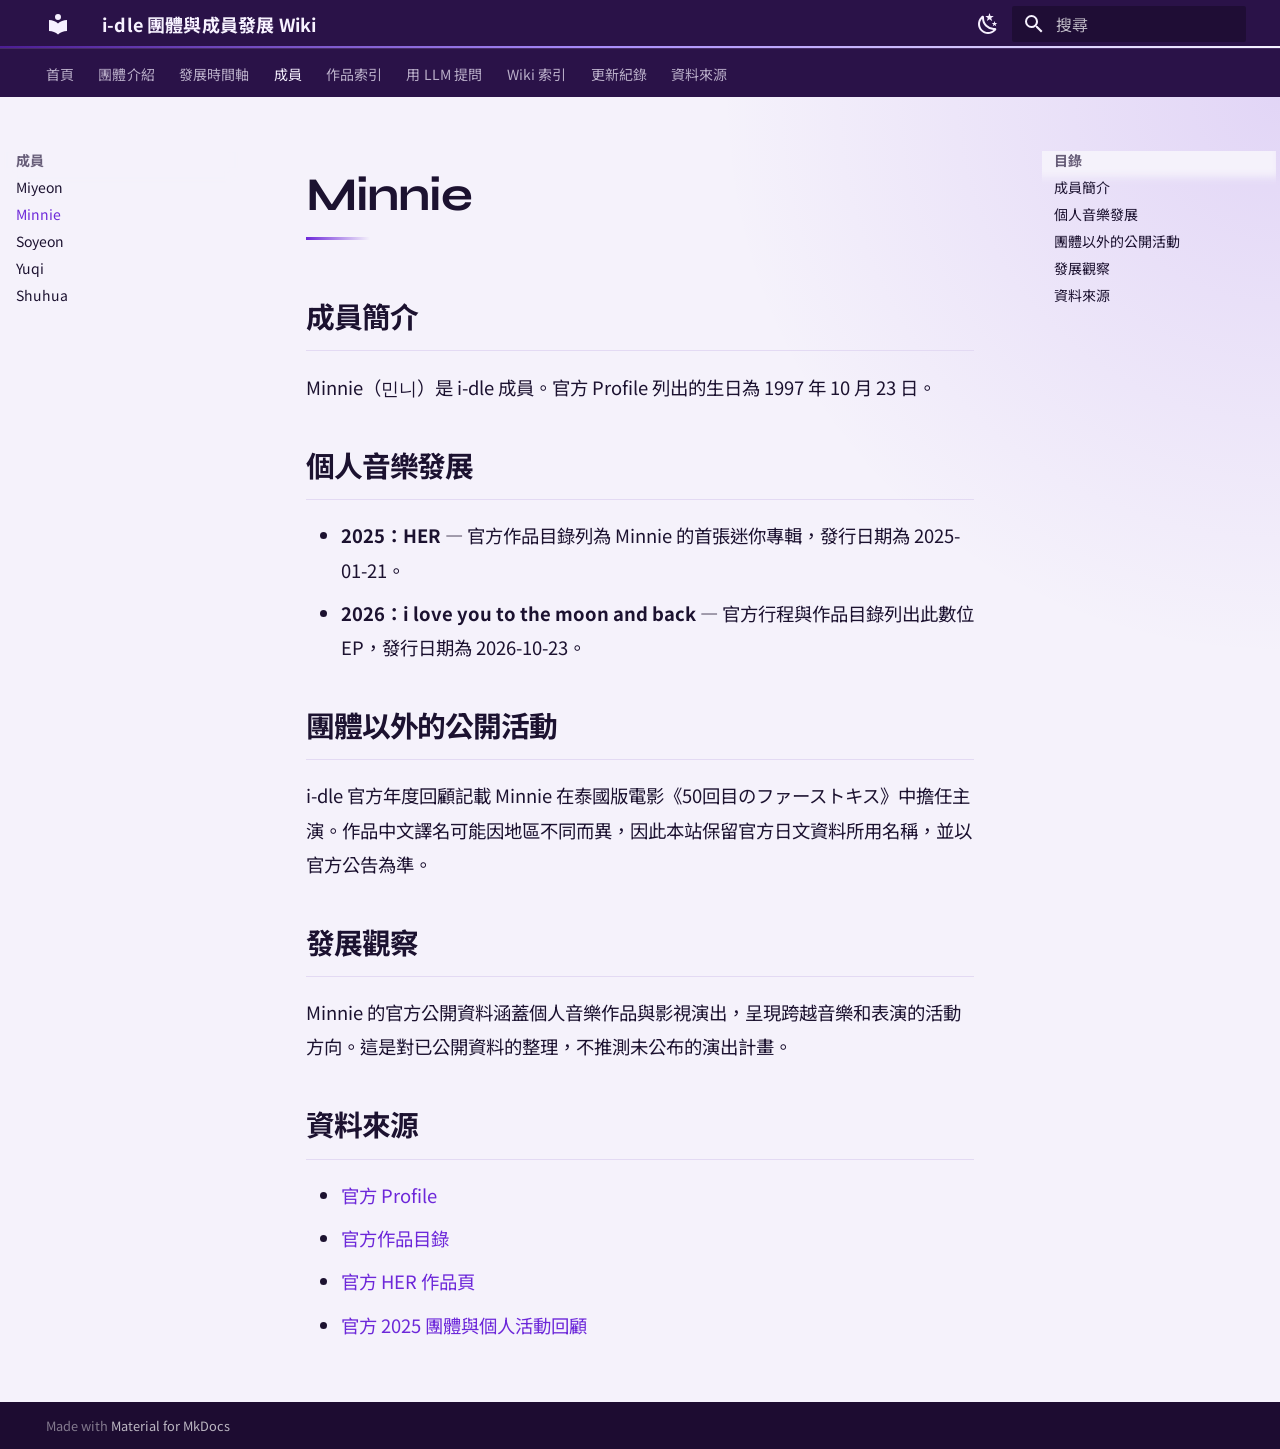
<file: members/minnie/index.html>
<!doctype html>
<html lang="zh-TW" class="no-js">
  <head>
    
      <meta charset="utf-8">
      <meta name="viewport" content="width=device-width,initial-scale=1">
      
        <meta name="description" content="以來源為基礎整理 i-dle 團體歷程、作品與成員個人發展">
      
      
      
        <link rel="canonical" href="https://1111034011.github.io/idle_wiki/members/minnie/">
      
      
        <link rel="prev" href="../miyeon/">
      
      
        <link rel="next" href="../soyeon/">
      
      
        
      
      
      <link rel="icon" href="../../assets/images/favicon.png">
      <meta name="generator" content="mkdocs-1.6.1, mkdocs-material-9.8.1">
    
    
      
        <title>Minnie - i-dle 團體與成員發展 Wiki</title>
      
    
    
      <link rel="stylesheet" href="../../assets/stylesheets/main.57a0d79d.min.css">
      
        
        <link rel="stylesheet" href="../../assets/stylesheets/palette.fb2fffe2.min.css">
      
      


    
    
      
    
    
      
        
        
        <link rel="preconnect" href="https://fonts.gstatic.com" crossorigin>
        <link rel="stylesheet" href="https://fonts.googleapis.com/css?family=Roboto:300,300i,400,400i,700,700i%7CRoboto+Mono:400,400i,700,700i&display=fallback">
        <style>:root{--md-text-font:"Roboto";--md-code-font:"Roboto Mono"}</style>
      
    
    
      <link rel="stylesheet" href="../../stylesheets/extra.css">
    
    <script>__md_scope=new URL("../..",location),__md_hash=e=>[...e].reduce(((e,_)=>(e<<5)-e+_.charCodeAt(0)),0),__md_get=(e,_=localStorage,t=__md_scope)=>JSON.parse(_.getItem(t.pathname+"."+e)),__md_set=(e,_,t=localStorage,a=__md_scope)=>{try{t.setItem(a.pathname+"."+e,JSON.stringify(_))}catch(e){}}</script>
    
      

    
    
  </head>
  
  
    
    
      
    
    
    
    
    <body dir="ltr" data-md-color-scheme="default" data-md-color-primary="deep-purple" data-md-color-accent="purple">
  
    
    <input class="md-toggle" data-md-toggle="drawer" type="checkbox" id="__drawer" autocomplete="off">
    <input class="md-toggle" data-md-toggle="search" type="checkbox" id="__search" autocomplete="off">
    <label class="md-overlay" for="__drawer"></label>
    <div data-md-component="skip">
      
        
        <a href="#minnie" class="md-skip">
          跳轉到
        </a>
      
    </div>
    <div data-md-component="announce">
      
    </div>
    
    
      

<header class="md-header" data-md-component="header">
  <nav class="md-header__inner md-grid" aria-label="頁首">
    <a href="../.." title="i-dle 團體與成員發展 Wiki" class="md-header__button md-logo" aria-label="i-dle 團體與成員發展 Wiki" data-md-component="logo">
      
  
  <svg xmlns="http://www.w3.org/2000/svg" viewBox="0 0 24 24"><path d="M12 8a3 3 0 0 0 3-3 3 3 0 0 0-3-3 3 3 0 0 0-3 3 3 3 0 0 0 3 3m0 3.54C9.64 9.35 6.5 8 3 8v11c3.5 0 6.64 1.35 9 3.54 2.36-2.19 5.5-3.54 9-3.54V8c-3.5 0-6.64 1.35-9 3.54"/></svg>

    </a>
    <label class="md-header__button md-icon" for="__drawer">
      
      <svg xmlns="http://www.w3.org/2000/svg" viewBox="0 0 24 24"><path d="M3 6h18v2H3zm0 5h18v2H3zm0 5h18v2H3z"/></svg>
    </label>
    <div class="md-header__title" data-md-component="header-title">
      <div class="md-header__ellipsis">
        <div class="md-header__topic">
          <span class="md-ellipsis">
            i-dle 團體與成員發展 Wiki
          </span>
        </div>
        <div class="md-header__topic" data-md-component="header-topic">
          <span class="md-ellipsis">
            
              Minnie
            
          </span>
        </div>
      </div>
    </div>
    
      
        <form class="md-header__option" data-md-component="palette">
  
    
    
    
    <input class="md-option" data-md-color-media="(prefers-color-scheme: light)" data-md-color-scheme="default" data-md-color-primary="deep-purple" data-md-color-accent="purple"  aria-label="切換暗色模式"  type="radio" name="__palette" id="__palette_0">
    
      <label class="md-header__button md-icon" title="切換暗色模式" for="__palette_1" hidden>
        <svg xmlns="http://www.w3.org/2000/svg" viewBox="0 0 24 24"><path d="m17.75 4.09-2.53 1.94.91 3.06-2.63-1.81-2.63 1.81.91-3.06-2.53-1.94L12.44 4l1.06-3 1.06 3zm3.5 6.91-1.64 1.25.59 1.98-1.7-1.17-1.7 1.17.59-1.98L15.75 11l2.06-.05L18.5 9l.69 1.95zm-2.28 4.95c.83-.08 1.72 1.1 1.19 1.85-.32.45-.66.87-1.08 1.27C15.17 23 8.84 23 4.94 19.07c-3.91-3.9-3.91-10.24 0-14.14.4-.4.82-.76 1.27-1.08.75-.53 1.93.36 1.85 1.19-.27 2.86.69 5.83 2.89 8.02a9.96 9.96 0 0 0 8.02 2.89m-1.64 2.02a12.08 12.08 0 0 1-7.8-3.47c-2.17-2.19-3.33-5-3.49-7.82-2.81 3.14-2.7 7.96.31 10.98 3.02 3.01 7.84 3.12 10.98.31"/></svg>
      </label>
    
  
    
    
    
    <input class="md-option" data-md-color-media="(prefers-color-scheme: dark)" data-md-color-scheme="slate" data-md-color-primary="deep-purple" data-md-color-accent="purple"  aria-label="切換亮色模式"  type="radio" name="__palette" id="__palette_1">
    
      <label class="md-header__button md-icon" title="切換亮色模式" for="__palette_0" hidden>
        <svg xmlns="http://www.w3.org/2000/svg" viewBox="0 0 24 24"><path d="M12 7a5 5 0 0 1 5 5 5 5 0 0 1-5 5 5 5 0 0 1-5-5 5 5 0 0 1 5-5m0 2a3 3 0 0 0-3 3 3 3 0 0 0 3 3 3 3 0 0 0 3-3 3 3 0 0 0-3-3m0-7 2.39 3.42C13.65 5.15 12.84 5 12 5s-1.65.15-2.39.42zM3.34 7l4.16-.35A7.2 7.2 0 0 0 5.94 8.5c-.44.74-.69 1.5-.83 2.29zm.02 10 1.76-3.77a7.131 7.131 0 0 0 2.38 4.14zM20.65 7l-1.77 3.79a7.02 7.02 0 0 0-2.38-4.15zm-.01 10-4.14.36c.59-.51 1.12-1.14 1.54-1.86.42-.73.69-1.5.83-2.29zM12 22l-2.41-3.44c.74.27 1.55.44 2.41.44.82 0 1.63-.17 2.37-.44z"/></svg>
      </label>
    
  
</form>
      
    
    
      <script>var palette=__md_get("__palette");if(palette&&palette.color){if("(prefers-color-scheme)"===palette.color.media){var media=matchMedia("(prefers-color-scheme: light)"),input=document.querySelector(media.matches?"[data-md-color-media='(prefers-color-scheme: light)']":"[data-md-color-media='(prefers-color-scheme: dark)']");palette.color.media=input.getAttribute("data-md-color-media"),palette.color.scheme=input.getAttribute("data-md-color-scheme"),palette.color.primary=input.getAttribute("data-md-color-primary"),palette.color.accent=input.getAttribute("data-md-color-accent")}for(var[key,value]of Object.entries(palette.color))document.body.setAttribute("data-md-color-"+key,value)}</script>
    
    
    
      
      
        <label class="md-header__button md-icon" for="__search">
          
          <svg xmlns="http://www.w3.org/2000/svg" viewBox="0 0 24 24"><path d="M9.5 3A6.5 6.5 0 0 1 16 9.5c0 1.61-.59 3.09-1.56 4.23l.27.27h.79l5 5-1.5 1.5-5-5v-.79l-.27-.27A6.52 6.52 0 0 1 9.5 16 6.5 6.5 0 0 1 3 9.5 6.5 6.5 0 0 1 9.5 3m0 2C7 5 5 7 5 9.5S7 14 9.5 14 14 12 14 9.5 12 5 9.5 5"/></svg>
        </label>
        <div class="md-search" data-md-component="search" role="dialog">
  <label class="md-search__overlay" for="__search"></label>
  <div class="md-search__inner" role="search">
    <form class="md-search__form" name="search">
      <input type="text" class="md-search__input" name="query" aria-label="搜尋" placeholder="搜尋" autocapitalize="off" autocorrect="off" autocomplete="off" spellcheck="false" data-md-component="search-query" required>
      <label class="md-search__icon md-icon" for="__search">
        
        <svg xmlns="http://www.w3.org/2000/svg" viewBox="0 0 24 24"><path d="M9.5 3A6.5 6.5 0 0 1 16 9.5c0 1.61-.59 3.09-1.56 4.23l.27.27h.79l5 5-1.5 1.5-5-5v-.79l-.27-.27A6.52 6.52 0 0 1 9.5 16 6.5 6.5 0 0 1 3 9.5 6.5 6.5 0 0 1 9.5 3m0 2C7 5 5 7 5 9.5S7 14 9.5 14 14 12 14 9.5 12 5 9.5 5"/></svg>
        
        <svg xmlns="http://www.w3.org/2000/svg" viewBox="0 0 24 24"><path d="M20 11v2H8l5.5 5.5-1.42 1.42L4.16 12l7.92-7.92L13.5 5.5 8 11z"/></svg>
      </label>
      <nav class="md-search__options" aria-label="搜尋">
        
        <button type="reset" class="md-search__icon md-icon" title="清除" aria-label="清除" tabindex="-1">
          
          <svg xmlns="http://www.w3.org/2000/svg" viewBox="0 0 24 24"><path d="M19 6.41 17.59 5 12 10.59 6.41 5 5 6.41 10.59 12 5 17.59 6.41 19 12 13.41 17.59 19 19 17.59 13.41 12z"/></svg>
        </button>
      </nav>
      
        <div class="md-search__suggest" data-md-component="search-suggest"></div>
      
    </form>
    <div class="md-search__output">
      <div class="md-search__scrollwrap" tabindex="0" data-md-scrollfix>
        <div class="md-search-result" data-md-component="search-result">
          <div class="md-search-result__meta">
            正在初始化搜尋引擎
          </div>
          <ol class="md-search-result__list" role="presentation"></ol>
        </div>
      </div>
    </div>
  </div>
</div>
      
    
    
  </nav>
  
</header>
    
    <div class="md-container" data-md-component="container">
      
      
        
          
            
<nav class="md-tabs" aria-label="標籤" data-md-component="tabs">
  <div class="md-grid">
    <ul class="md-tabs__list">
      
        
  
  
  
  
    <li class="md-tabs__item">
      <a href="../.." class="md-tabs__link">
        
  
  
    
  
  首頁

      </a>
    </li>
  

      
        
  
  
  
  
    <li class="md-tabs__item">
      <a href="../../group/" class="md-tabs__link">
        
  
  
    
  
  團體介紹

      </a>
    </li>
  

      
        
  
  
  
  
    <li class="md-tabs__item">
      <a href="../../timeline/" class="md-tabs__link">
        
  
  
    
  
  發展時間軸

      </a>
    </li>
  

      
        
  
  
  
    
  
  
    
    
      <li class="md-tabs__item md-tabs__item--active">
        <a href="../miyeon/" class="md-tabs__link">
          
  
  
  成員

        </a>
      </li>
    
  

      
        
  
  
  
  
    <li class="md-tabs__item">
      <a href="../../works/" class="md-tabs__link">
        
  
  
    
  
  作品索引

      </a>
    </li>
  

      
        
  
  
  
  
    <li class="md-tabs__item">
      <a href="../../llm-wiki/" class="md-tabs__link">
        
  
  
    
  
  用 LLM 提問

      </a>
    </li>
  

      
        
  
  
  
  
    <li class="md-tabs__item">
      <a href="../../wiki-index/" class="md-tabs__link">
        
  
  
    
  
  Wiki 索引

      </a>
    </li>
  

      
        
  
  
  
  
    <li class="md-tabs__item">
      <a href="../../log/" class="md-tabs__link">
        
  
  
    
  
  更新紀錄

      </a>
    </li>
  

      
        
  
  
  
  
    <li class="md-tabs__item">
      <a href="../../sources/" class="md-tabs__link">
        
  
  
    
  
  資料來源

      </a>
    </li>
  

      
    </ul>
  </div>
</nav>
          
        
      
      <main class="md-main" data-md-component="main">
        <div class="md-main__inner md-grid">
          
            
              
              <div class="md-sidebar md-sidebar--primary" data-md-component="sidebar" data-md-type="navigation" >
                <div class="md-sidebar__scrollwrap">
                  <div class="md-sidebar__inner">
                    


  


<nav class="md-nav md-nav--primary md-nav--lifted" aria-label="導覽列" data-md-level="0">
  <label class="md-nav__title" for="__drawer">
    <a href="../.." title="i-dle 團體與成員發展 Wiki" class="md-nav__button md-logo" aria-label="i-dle 團體與成員發展 Wiki" data-md-component="logo">
      
  
  <svg xmlns="http://www.w3.org/2000/svg" viewBox="0 0 24 24"><path d="M12 8a3 3 0 0 0 3-3 3 3 0 0 0-3-3 3 3 0 0 0-3 3 3 3 0 0 0 3 3m0 3.54C9.64 9.35 6.5 8 3 8v11c3.5 0 6.64 1.35 9 3.54 2.36-2.19 5.5-3.54 9-3.54V8c-3.5 0-6.64 1.35-9 3.54"/></svg>

    </a>
    i-dle 團體與成員發展 Wiki
  </label>
  
  <ul class="md-nav__list" data-md-scrollfix>
    
      
      
  
  
  
  
    <li class="md-nav__item">
      <a href="../.." class="md-nav__link">
        
  
  
  <span class="md-ellipsis">
    
  
    首頁
  

    
  </span>
  
  

      </a>
    </li>
  

    
      
      
  
  
  
  
    <li class="md-nav__item">
      <a href="../../group/" class="md-nav__link">
        
  
  
  <span class="md-ellipsis">
    
  
    團體介紹
  

    
  </span>
  
  

      </a>
    </li>
  

    
      
      
  
  
  
  
    <li class="md-nav__item">
      <a href="../../timeline/" class="md-nav__link">
        
  
  
  <span class="md-ellipsis">
    
  
    發展時間軸
  

    
  </span>
  
  

      </a>
    </li>
  

    
      
      
  
  
    
  
  
  
    
    
    
    
      
        
        
      
      
        
      
    
    
    <li class="md-nav__item md-nav__item--active md-nav__item--section md-nav__item--nested">
      
        
        
        <input class="md-nav__toggle md-toggle " type="checkbox" id="__nav_4" checked>
        
          
          <label class="md-nav__link" for="__nav_4" id="__nav_4_label" tabindex="">
            
  
  
  <span class="md-ellipsis">
    
  
    成員
  

    
  </span>
  
  

            <span class="md-nav__icon md-icon"></span>
          </label>
        
        <nav class="md-nav" data-md-level="1" aria-labelledby="__nav_4_label" aria-expanded="true">
          <label class="md-nav__title" for="__nav_4">
            <span class="md-nav__icon md-icon"></span>
            
  
    成員
  

          </label>
          <ul class="md-nav__list" data-md-scrollfix>
            
              
                
  
  
  
  
    <li class="md-nav__item">
      <a href="../miyeon/" class="md-nav__link">
        
  
  
  <span class="md-ellipsis">
    
  
    Miyeon
  

    
  </span>
  
  

      </a>
    </li>
  

              
            
              
                
  
  
    
  
  
  
    <li class="md-nav__item md-nav__item--active">
      
      <input class="md-nav__toggle md-toggle" type="checkbox" id="__toc">
      
      
        
      
      
        <label class="md-nav__link md-nav__link--active" for="__toc">
          
  
  
  <span class="md-ellipsis">
    
  
    Minnie
  

    
  </span>
  
  

          <span class="md-nav__icon md-icon"></span>
        </label>
      
      <a href="./" class="md-nav__link md-nav__link--active">
        
  
  
  <span class="md-ellipsis">
    
  
    Minnie
  

    
  </span>
  
  

      </a>
      
        

<nav class="md-nav md-nav--secondary" aria-label="目錄">
  
  
  
    
  
  
    <label class="md-nav__title" for="__toc">
      <span class="md-nav__icon md-icon"></span>
      目錄
    </label>
    <ul class="md-nav__list" data-md-component="toc" data-md-scrollfix>
      
        <li class="md-nav__item">
  <a href="#_1" class="md-nav__link">
    <span class="md-ellipsis">
      
        成員簡介
      
    </span>
  </a>
  
</li>
      
        <li class="md-nav__item">
  <a href="#_2" class="md-nav__link">
    <span class="md-ellipsis">
      
        個人音樂發展
      
    </span>
  </a>
  
</li>
      
        <li class="md-nav__item">
  <a href="#_3" class="md-nav__link">
    <span class="md-ellipsis">
      
        團體以外的公開活動
      
    </span>
  </a>
  
</li>
      
        <li class="md-nav__item">
  <a href="#_4" class="md-nav__link">
    <span class="md-ellipsis">
      
        發展觀察
      
    </span>
  </a>
  
</li>
      
        <li class="md-nav__item">
  <a href="#_5" class="md-nav__link">
    <span class="md-ellipsis">
      
        資料來源
      
    </span>
  </a>
  
</li>
      
    </ul>
  
</nav>
      
    </li>
  

              
            
              
                
  
  
  
  
    <li class="md-nav__item">
      <a href="../soyeon/" class="md-nav__link">
        
  
  
  <span class="md-ellipsis">
    
  
    Soyeon
  

    
  </span>
  
  

      </a>
    </li>
  

              
            
              
                
  
  
  
  
    <li class="md-nav__item">
      <a href="../yuqi/" class="md-nav__link">
        
  
  
  <span class="md-ellipsis">
    
  
    Yuqi
  

    
  </span>
  
  

      </a>
    </li>
  

              
            
              
                
  
  
  
  
    <li class="md-nav__item">
      <a href="../shuhua/" class="md-nav__link">
        
  
  
  <span class="md-ellipsis">
    
  
    Shuhua
  

    
  </span>
  
  

      </a>
    </li>
  

              
            
          </ul>
        </nav>
      
    </li>
  

    
      
      
  
  
  
  
    <li class="md-nav__item">
      <a href="../../works/" class="md-nav__link">
        
  
  
  <span class="md-ellipsis">
    
  
    作品索引
  

    
  </span>
  
  

      </a>
    </li>
  

    
      
      
  
  
  
  
    <li class="md-nav__item">
      <a href="../../llm-wiki/" class="md-nav__link">
        
  
  
  <span class="md-ellipsis">
    
  
    用 LLM 提問
  

    
  </span>
  
  

      </a>
    </li>
  

    
      
      
  
  
  
  
    <li class="md-nav__item">
      <a href="../../wiki-index/" class="md-nav__link">
        
  
  
  <span class="md-ellipsis">
    
  
    Wiki 索引
  

    
  </span>
  
  

      </a>
    </li>
  

    
      
      
  
  
  
  
    <li class="md-nav__item">
      <a href="../../log/" class="md-nav__link">
        
  
  
  <span class="md-ellipsis">
    
  
    更新紀錄
  

    
  </span>
  
  

      </a>
    </li>
  

    
      
      
  
  
  
  
    <li class="md-nav__item">
      <a href="../../sources/" class="md-nav__link">
        
  
  
  <span class="md-ellipsis">
    
  
    資料來源
  

    
  </span>
  
  

      </a>
    </li>
  

    
  </ul>
</nav>
                  </div>
                </div>
              </div>
            
            
              
              <div class="md-sidebar md-sidebar--secondary" data-md-component="sidebar" data-md-type="toc" >
                <div class="md-sidebar__scrollwrap">
                  <div class="md-sidebar__inner">
                    

<nav class="md-nav md-nav--secondary" aria-label="目錄">
  
  
  
    
  
  
    <label class="md-nav__title" for="__toc">
      <span class="md-nav__icon md-icon"></span>
      目錄
    </label>
    <ul class="md-nav__list" data-md-component="toc" data-md-scrollfix>
      
        <li class="md-nav__item">
  <a href="#_1" class="md-nav__link">
    <span class="md-ellipsis">
      
        成員簡介
      
    </span>
  </a>
  
</li>
      
        <li class="md-nav__item">
  <a href="#_2" class="md-nav__link">
    <span class="md-ellipsis">
      
        個人音樂發展
      
    </span>
  </a>
  
</li>
      
        <li class="md-nav__item">
  <a href="#_3" class="md-nav__link">
    <span class="md-ellipsis">
      
        團體以外的公開活動
      
    </span>
  </a>
  
</li>
      
        <li class="md-nav__item">
  <a href="#_4" class="md-nav__link">
    <span class="md-ellipsis">
      
        發展觀察
      
    </span>
  </a>
  
</li>
      
        <li class="md-nav__item">
  <a href="#_5" class="md-nav__link">
    <span class="md-ellipsis">
      
        資料來源
      
    </span>
  </a>
  
</li>
      
    </ul>
  
</nav>
                  </div>
                </div>
              </div>
            
          
          
            <div class="md-content" data-md-component="content">
              
              <article class="md-content__inner md-typeset">
                
                  



<h1 id="minnie">Minnie</h1>
<h2 id="_1">成員簡介</h2>
<p>Minnie（민니）是 i-dle 成員。官方 Profile 列出的生日為 1997 年 10 月 23 日。</p>
<h2 id="_2">個人音樂發展</h2>
<ul>
<li><strong>2025：HER</strong> — 官方作品目錄列為 Minnie 的首張迷你專輯，發行日期為 2025-01-21。</li>
<li><strong>2026：i love you to the moon and back</strong> — 官方行程與作品目錄列出此數位 EP，發行日期為 2026-10-23。</li>
</ul>
<h2 id="_3">團體以外的公開活動</h2>
<p>i-dle 官方年度回顧記載 Minnie 在泰國版電影《50回目のファーストキス》中擔任主演。作品中文譯名可能因地區不同而異，因此本站保留官方日文資料所用名稱，並以官方公告為準。</p>
<h2 id="_4">發展觀察</h2>
<p>Minnie 的官方公開資料涵蓋個人音樂作品與影視演出，呈現跨越音樂和表演的活動方向。這是對已公開資料的整理，不推測未公布的演出計畫。</p>
<h2 id="_5">資料來源</h2>
<ul>
<li><a href="https://i-dle.cubeent.co.jp/profile/">官方 Profile</a></li>
<li><a href="https://i-dle.cubeent.co.jp/discography/">官方作品目錄</a></li>
<li><a href="https://i-dle.cubeent.co.jp/discography/2079/">官方 HER 作品頁</a></li>
<li><a href="https://i-dle.cubeent.co.jp/news/2595/">官方 2025 團體與個人活動回顧</a></li>
</ul>












                
              </article>
            </div>
          
          
<script>var target=document.getElementById(location.hash.slice(1));target&&target.name&&(target.checked=target.name.startsWith("__tabbed_"))</script>
        </div>
        
          <button type="button" class="md-top md-icon" data-md-component="top" hidden>
  
  <svg xmlns="http://www.w3.org/2000/svg" viewBox="0 0 24 24"><path d="M13 20h-2V8l-5.5 5.5-1.42-1.42L12 4.16l7.92 7.92-1.42 1.42L13 8z"/></svg>
  回到頂端
</button>
        
      </main>
      
        <footer class="md-footer">
  
  <div class="md-footer-meta md-typeset">
    <div class="md-footer-meta__inner md-grid">
      <div class="md-copyright">
  
  
    Made with
    <a href="https://squidfunk.github.io/mkdocs-material/" target="_blank" rel="noopener">
      Material for MkDocs
    </a>
  
</div>
      
    </div>
  </div>
</footer>
      
    </div>
    <div class="md-dialog" data-md-component="dialog">
      <div class="md-dialog__inner md-typeset"></div>
    </div>
    
    
    
      
      
      <script id="__config" type="application/json">{"annotate": null, "base": "../..", "features": ["navigation.tabs", "navigation.sections", "navigation.top", "search.suggest", "search.highlight", "toc.follow"], "search": "../../assets/javascripts/workers/search.a7633da7.min.js", "tags": null, "translations": {"clipboard.copied": "\u5df2\u8907\u88fd", "clipboard.copy": "\u8907\u88fd", "search.result.more.one": "\u6b64\u9801\u5c1a\u6709 1 \u500b\u7b26\u5408\u7684\u9805\u76ee", "search.result.more.other": "\u6b64\u9801\u5c1a\u6709 # \u500b\u7b26\u5408\u7684\u9805\u76ee", "search.result.none": "\u6c92\u6709\u7b26\u5408\u7684\u9805\u76ee", "search.result.one": "\u627e\u5230 1 \u500b\u7b26\u5408\u7684\u9805\u76ee", "search.result.other": "\u627e\u5230 # \u500b\u7b26\u5408\u7684\u9805\u76ee", "search.result.placeholder": "\u6253\u5b57\u9032\u884c\u641c\u5c0b", "search.result.term.missing": "\u7f3a\u5c11\u5b57\u8a5e", "select.version": "\u9078\u64c7\u7248\u672c"}, "version": null}</script>
    
    
      <script src="../../assets/javascripts/bundle.a5f9d56c.min.js"></script>
      
        <script src="../../javascripts/ask.js"></script>
      
    
  </body>
</html>
</file>
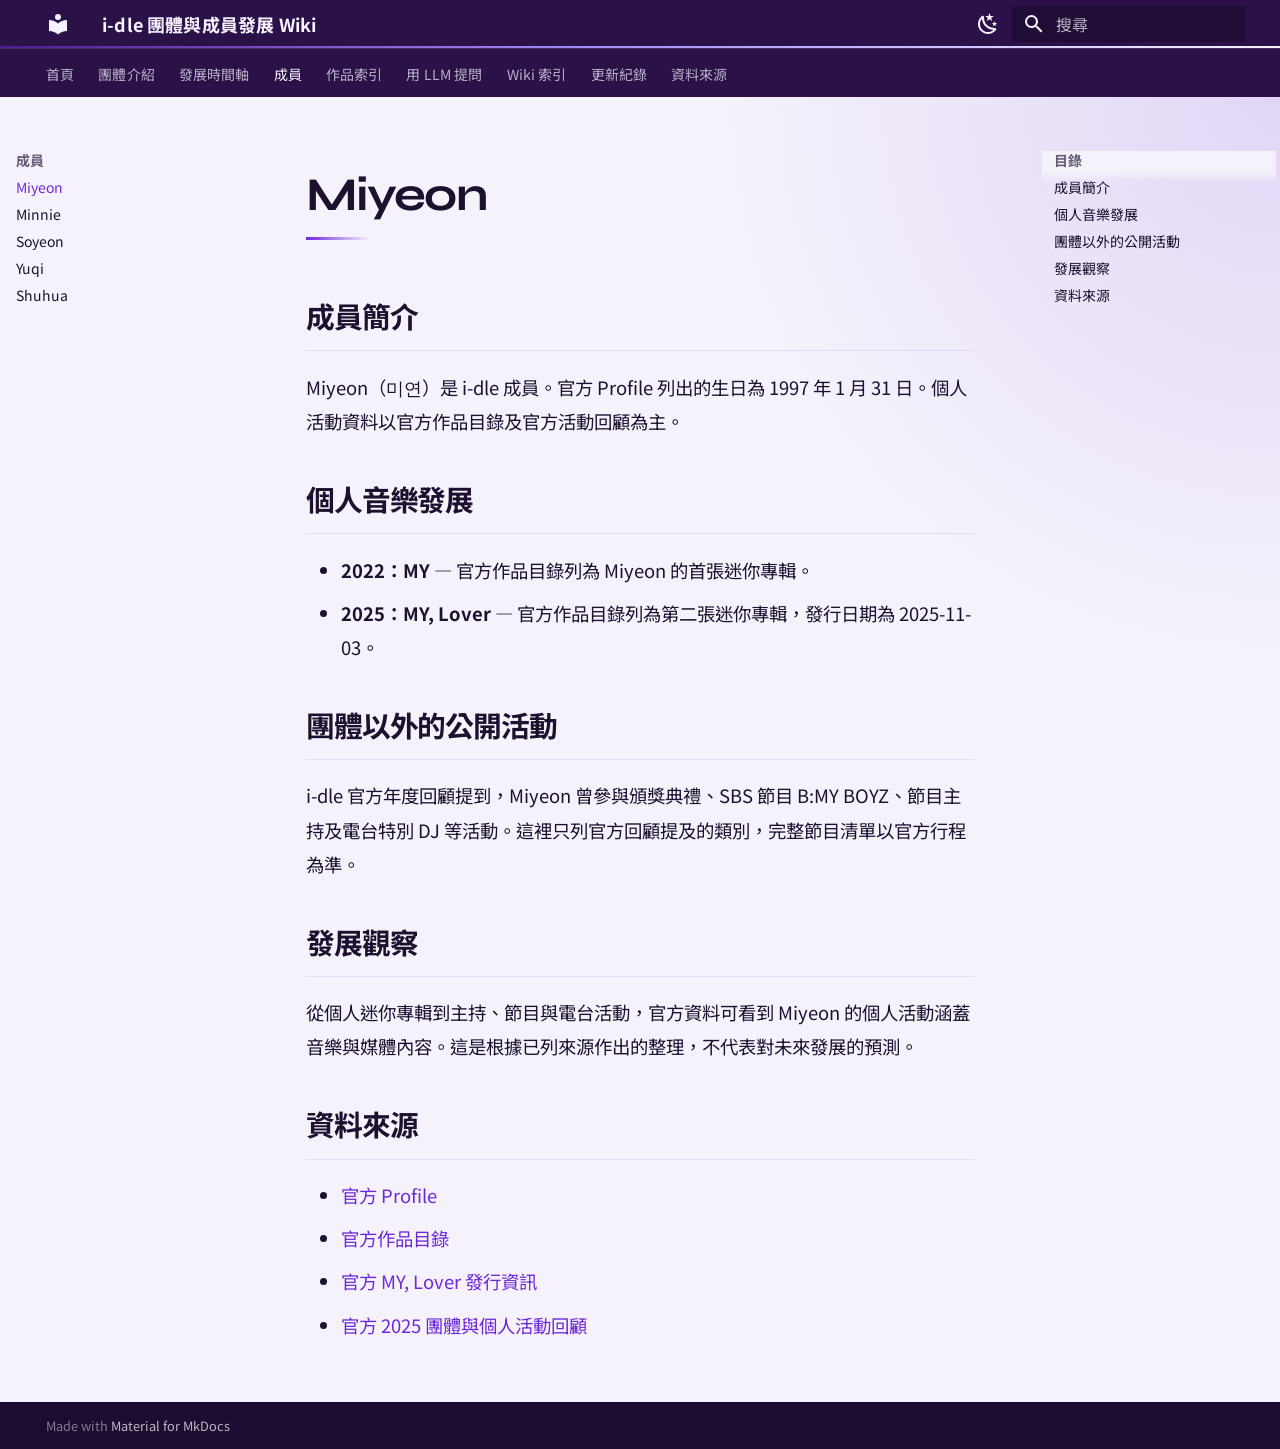
<file: members/miyeon/index.html>
<!doctype html>
<html lang="zh-TW" class="no-js">
  <head>
    
      <meta charset="utf-8">
      <meta name="viewport" content="width=device-width,initial-scale=1">
      
        <meta name="description" content="以來源為基礎整理 i-dle 團體歷程、作品與成員個人發展">
      
      
      
        <link rel="canonical" href="https://1111034011.github.io/idle_wiki/members/miyeon/">
      
      
        <link rel="prev" href="../../timeline/">
      
      
        <link rel="next" href="../minnie/">
      
      
        
      
      
      <link rel="icon" href="../../assets/images/favicon.png">
      <meta name="generator" content="mkdocs-1.6.1, mkdocs-material-9.8.1">
    
    
      
        <title>Miyeon - i-dle 團體與成員發展 Wiki</title>
      
    
    
      <link rel="stylesheet" href="../../assets/stylesheets/main.57a0d79d.min.css">
      
        
        <link rel="stylesheet" href="../../assets/stylesheets/palette.fb2fffe2.min.css">
      
      


    
    
      
    
    
      
        
        
        <link rel="preconnect" href="https://fonts.gstatic.com" crossorigin>
        <link rel="stylesheet" href="https://fonts.googleapis.com/css?family=Roboto:300,300i,400,400i,700,700i%7CRoboto+Mono:400,400i,700,700i&display=fallback">
        <style>:root{--md-text-font:"Roboto";--md-code-font:"Roboto Mono"}</style>
      
    
    
      <link rel="stylesheet" href="../../stylesheets/extra.css">
    
    <script>__md_scope=new URL("../..",location),__md_hash=e=>[...e].reduce(((e,_)=>(e<<5)-e+_.charCodeAt(0)),0),__md_get=(e,_=localStorage,t=__md_scope)=>JSON.parse(_.getItem(t.pathname+"."+e)),__md_set=(e,_,t=localStorage,a=__md_scope)=>{try{t.setItem(a.pathname+"."+e,JSON.stringify(_))}catch(e){}}</script>
    
      

    
    
  </head>
  
  
    
    
      
    
    
    
    
    <body dir="ltr" data-md-color-scheme="default" data-md-color-primary="deep-purple" data-md-color-accent="purple">
  
    
    <input class="md-toggle" data-md-toggle="drawer" type="checkbox" id="__drawer" autocomplete="off">
    <input class="md-toggle" data-md-toggle="search" type="checkbox" id="__search" autocomplete="off">
    <label class="md-overlay" for="__drawer"></label>
    <div data-md-component="skip">
      
        
        <a href="#miyeon" class="md-skip">
          跳轉到
        </a>
      
    </div>
    <div data-md-component="announce">
      
    </div>
    
    
      

<header class="md-header" data-md-component="header">
  <nav class="md-header__inner md-grid" aria-label="頁首">
    <a href="../.." title="i-dle 團體與成員發展 Wiki" class="md-header__button md-logo" aria-label="i-dle 團體與成員發展 Wiki" data-md-component="logo">
      
  
  <svg xmlns="http://www.w3.org/2000/svg" viewBox="0 0 24 24"><path d="M12 8a3 3 0 0 0 3-3 3 3 0 0 0-3-3 3 3 0 0 0-3 3 3 3 0 0 0 3 3m0 3.54C9.64 9.35 6.5 8 3 8v11c3.5 0 6.64 1.35 9 3.54 2.36-2.19 5.5-3.54 9-3.54V8c-3.5 0-6.64 1.35-9 3.54"/></svg>

    </a>
    <label class="md-header__button md-icon" for="__drawer">
      
      <svg xmlns="http://www.w3.org/2000/svg" viewBox="0 0 24 24"><path d="M3 6h18v2H3zm0 5h18v2H3zm0 5h18v2H3z"/></svg>
    </label>
    <div class="md-header__title" data-md-component="header-title">
      <div class="md-header__ellipsis">
        <div class="md-header__topic">
          <span class="md-ellipsis">
            i-dle 團體與成員發展 Wiki
          </span>
        </div>
        <div class="md-header__topic" data-md-component="header-topic">
          <span class="md-ellipsis">
            
              Miyeon
            
          </span>
        </div>
      </div>
    </div>
    
      
        <form class="md-header__option" data-md-component="palette">
  
    
    
    
    <input class="md-option" data-md-color-media="(prefers-color-scheme: light)" data-md-color-scheme="default" data-md-color-primary="deep-purple" data-md-color-accent="purple"  aria-label="切換暗色模式"  type="radio" name="__palette" id="__palette_0">
    
      <label class="md-header__button md-icon" title="切換暗色模式" for="__palette_1" hidden>
        <svg xmlns="http://www.w3.org/2000/svg" viewBox="0 0 24 24"><path d="m17.75 4.09-2.53 1.94.91 3.06-2.63-1.81-2.63 1.81.91-3.06-2.53-1.94L12.44 4l1.06-3 1.06 3zm3.5 6.91-1.64 1.25.59 1.98-1.7-1.17-1.7 1.17.59-1.98L15.75 11l2.06-.05L18.5 9l.69 1.95zm-2.28 4.95c.83-.08 1.72 1.1 1.19 1.85-.32.45-.66.87-1.08 1.27C15.17 23 8.84 23 4.94 19.07c-3.91-3.9-3.91-10.24 0-14.14.4-.4.82-.76 1.27-1.08.75-.53 1.93.36 1.85 1.19-.27 2.86.69 5.83 2.89 8.02a9.96 9.96 0 0 0 8.02 2.89m-1.64 2.02a12.08 12.08 0 0 1-7.8-3.47c-2.17-2.19-3.33-5-3.49-7.82-2.81 3.14-2.7 7.96.31 10.98 3.02 3.01 7.84 3.12 10.98.31"/></svg>
      </label>
    
  
    
    
    
    <input class="md-option" data-md-color-media="(prefers-color-scheme: dark)" data-md-color-scheme="slate" data-md-color-primary="deep-purple" data-md-color-accent="purple"  aria-label="切換亮色模式"  type="radio" name="__palette" id="__palette_1">
    
      <label class="md-header__button md-icon" title="切換亮色模式" for="__palette_0" hidden>
        <svg xmlns="http://www.w3.org/2000/svg" viewBox="0 0 24 24"><path d="M12 7a5 5 0 0 1 5 5 5 5 0 0 1-5 5 5 5 0 0 1-5-5 5 5 0 0 1 5-5m0 2a3 3 0 0 0-3 3 3 3 0 0 0 3 3 3 3 0 0 0 3-3 3 3 0 0 0-3-3m0-7 2.39 3.42C13.65 5.15 12.84 5 12 5s-1.65.15-2.39.42zM3.34 7l4.16-.35A7.2 7.2 0 0 0 5.94 8.5c-.44.74-.69 1.5-.83 2.29zm.02 10 1.76-3.77a7.131 7.131 0 0 0 2.38 4.14zM20.65 7l-1.77 3.79a7.02 7.02 0 0 0-2.38-4.15zm-.01 10-4.14.36c.59-.51 1.12-1.14 1.54-1.86.42-.73.69-1.5.83-2.29zM12 22l-2.41-3.44c.74.27 1.55.44 2.41.44.82 0 1.63-.17 2.37-.44z"/></svg>
      </label>
    
  
</form>
      
    
    
      <script>var palette=__md_get("__palette");if(palette&&palette.color){if("(prefers-color-scheme)"===palette.color.media){var media=matchMedia("(prefers-color-scheme: light)"),input=document.querySelector(media.matches?"[data-md-color-media='(prefers-color-scheme: light)']":"[data-md-color-media='(prefers-color-scheme: dark)']");palette.color.media=input.getAttribute("data-md-color-media"),palette.color.scheme=input.getAttribute("data-md-color-scheme"),palette.color.primary=input.getAttribute("data-md-color-primary"),palette.color.accent=input.getAttribute("data-md-color-accent")}for(var[key,value]of Object.entries(palette.color))document.body.setAttribute("data-md-color-"+key,value)}</script>
    
    
    
      
      
        <label class="md-header__button md-icon" for="__search">
          
          <svg xmlns="http://www.w3.org/2000/svg" viewBox="0 0 24 24"><path d="M9.5 3A6.5 6.5 0 0 1 16 9.5c0 1.61-.59 3.09-1.56 4.23l.27.27h.79l5 5-1.5 1.5-5-5v-.79l-.27-.27A6.52 6.52 0 0 1 9.5 16 6.5 6.5 0 0 1 3 9.5 6.5 6.5 0 0 1 9.5 3m0 2C7 5 5 7 5 9.5S7 14 9.5 14 14 12 14 9.5 12 5 9.5 5"/></svg>
        </label>
        <div class="md-search" data-md-component="search" role="dialog">
  <label class="md-search__overlay" for="__search"></label>
  <div class="md-search__inner" role="search">
    <form class="md-search__form" name="search">
      <input type="text" class="md-search__input" name="query" aria-label="搜尋" placeholder="搜尋" autocapitalize="off" autocorrect="off" autocomplete="off" spellcheck="false" data-md-component="search-query" required>
      <label class="md-search__icon md-icon" for="__search">
        
        <svg xmlns="http://www.w3.org/2000/svg" viewBox="0 0 24 24"><path d="M9.5 3A6.5 6.5 0 0 1 16 9.5c0 1.61-.59 3.09-1.56 4.23l.27.27h.79l5 5-1.5 1.5-5-5v-.79l-.27-.27A6.52 6.52 0 0 1 9.5 16 6.5 6.5 0 0 1 3 9.5 6.5 6.5 0 0 1 9.5 3m0 2C7 5 5 7 5 9.5S7 14 9.5 14 14 12 14 9.5 12 5 9.5 5"/></svg>
        
        <svg xmlns="http://www.w3.org/2000/svg" viewBox="0 0 24 24"><path d="M20 11v2H8l5.5 5.5-1.42 1.42L4.16 12l7.92-7.92L13.5 5.5 8 11z"/></svg>
      </label>
      <nav class="md-search__options" aria-label="搜尋">
        
        <button type="reset" class="md-search__icon md-icon" title="清除" aria-label="清除" tabindex="-1">
          
          <svg xmlns="http://www.w3.org/2000/svg" viewBox="0 0 24 24"><path d="M19 6.41 17.59 5 12 10.59 6.41 5 5 6.41 10.59 12 5 17.59 6.41 19 12 13.41 17.59 19 19 17.59 13.41 12z"/></svg>
        </button>
      </nav>
      
        <div class="md-search__suggest" data-md-component="search-suggest"></div>
      
    </form>
    <div class="md-search__output">
      <div class="md-search__scrollwrap" tabindex="0" data-md-scrollfix>
        <div class="md-search-result" data-md-component="search-result">
          <div class="md-search-result__meta">
            正在初始化搜尋引擎
          </div>
          <ol class="md-search-result__list" role="presentation"></ol>
        </div>
      </div>
    </div>
  </div>
</div>
      
    
    
  </nav>
  
</header>
    
    <div class="md-container" data-md-component="container">
      
      
        
          
            
<nav class="md-tabs" aria-label="標籤" data-md-component="tabs">
  <div class="md-grid">
    <ul class="md-tabs__list">
      
        
  
  
  
  
    <li class="md-tabs__item">
      <a href="../.." class="md-tabs__link">
        
  
  
    
  
  首頁

      </a>
    </li>
  

      
        
  
  
  
  
    <li class="md-tabs__item">
      <a href="../../group/" class="md-tabs__link">
        
  
  
    
  
  團體介紹

      </a>
    </li>
  

      
        
  
  
  
  
    <li class="md-tabs__item">
      <a href="../../timeline/" class="md-tabs__link">
        
  
  
    
  
  發展時間軸

      </a>
    </li>
  

      
        
  
  
  
    
  
  
    
    
      <li class="md-tabs__item md-tabs__item--active">
        <a href="./" class="md-tabs__link">
          
  
  
  成員

        </a>
      </li>
    
  

      
        
  
  
  
  
    <li class="md-tabs__item">
      <a href="../../works/" class="md-tabs__link">
        
  
  
    
  
  作品索引

      </a>
    </li>
  

      
        
  
  
  
  
    <li class="md-tabs__item">
      <a href="../../llm-wiki/" class="md-tabs__link">
        
  
  
    
  
  用 LLM 提問

      </a>
    </li>
  

      
        
  
  
  
  
    <li class="md-tabs__item">
      <a href="../../wiki-index/" class="md-tabs__link">
        
  
  
    
  
  Wiki 索引

      </a>
    </li>
  

      
        
  
  
  
  
    <li class="md-tabs__item">
      <a href="../../log/" class="md-tabs__link">
        
  
  
    
  
  更新紀錄

      </a>
    </li>
  

      
        
  
  
  
  
    <li class="md-tabs__item">
      <a href="../../sources/" class="md-tabs__link">
        
  
  
    
  
  資料來源

      </a>
    </li>
  

      
    </ul>
  </div>
</nav>
          
        
      
      <main class="md-main" data-md-component="main">
        <div class="md-main__inner md-grid">
          
            
              
              <div class="md-sidebar md-sidebar--primary" data-md-component="sidebar" data-md-type="navigation" >
                <div class="md-sidebar__scrollwrap">
                  <div class="md-sidebar__inner">
                    


  


<nav class="md-nav md-nav--primary md-nav--lifted" aria-label="導覽列" data-md-level="0">
  <label class="md-nav__title" for="__drawer">
    <a href="../.." title="i-dle 團體與成員發展 Wiki" class="md-nav__button md-logo" aria-label="i-dle 團體與成員發展 Wiki" data-md-component="logo">
      
  
  <svg xmlns="http://www.w3.org/2000/svg" viewBox="0 0 24 24"><path d="M12 8a3 3 0 0 0 3-3 3 3 0 0 0-3-3 3 3 0 0 0-3 3 3 3 0 0 0 3 3m0 3.54C9.64 9.35 6.5 8 3 8v11c3.5 0 6.64 1.35 9 3.54 2.36-2.19 5.5-3.54 9-3.54V8c-3.5 0-6.64 1.35-9 3.54"/></svg>

    </a>
    i-dle 團體與成員發展 Wiki
  </label>
  
  <ul class="md-nav__list" data-md-scrollfix>
    
      
      
  
  
  
  
    <li class="md-nav__item">
      <a href="../.." class="md-nav__link">
        
  
  
  <span class="md-ellipsis">
    
  
    首頁
  

    
  </span>
  
  

      </a>
    </li>
  

    
      
      
  
  
  
  
    <li class="md-nav__item">
      <a href="../../group/" class="md-nav__link">
        
  
  
  <span class="md-ellipsis">
    
  
    團體介紹
  

    
  </span>
  
  

      </a>
    </li>
  

    
      
      
  
  
  
  
    <li class="md-nav__item">
      <a href="../../timeline/" class="md-nav__link">
        
  
  
  <span class="md-ellipsis">
    
  
    發展時間軸
  

    
  </span>
  
  

      </a>
    </li>
  

    
      
      
  
  
    
  
  
  
    
    
    
    
      
        
        
      
      
        
      
    
    
    <li class="md-nav__item md-nav__item--active md-nav__item--section md-nav__item--nested">
      
        
        
        <input class="md-nav__toggle md-toggle " type="checkbox" id="__nav_4" checked>
        
          
          <label class="md-nav__link" for="__nav_4" id="__nav_4_label" tabindex="">
            
  
  
  <span class="md-ellipsis">
    
  
    成員
  

    
  </span>
  
  

            <span class="md-nav__icon md-icon"></span>
          </label>
        
        <nav class="md-nav" data-md-level="1" aria-labelledby="__nav_4_label" aria-expanded="true">
          <label class="md-nav__title" for="__nav_4">
            <span class="md-nav__icon md-icon"></span>
            
  
    成員
  

          </label>
          <ul class="md-nav__list" data-md-scrollfix>
            
              
                
  
  
    
  
  
  
    <li class="md-nav__item md-nav__item--active">
      
      <input class="md-nav__toggle md-toggle" type="checkbox" id="__toc">
      
      
        
      
      
        <label class="md-nav__link md-nav__link--active" for="__toc">
          
  
  
  <span class="md-ellipsis">
    
  
    Miyeon
  

    
  </span>
  
  

          <span class="md-nav__icon md-icon"></span>
        </label>
      
      <a href="./" class="md-nav__link md-nav__link--active">
        
  
  
  <span class="md-ellipsis">
    
  
    Miyeon
  

    
  </span>
  
  

      </a>
      
        

<nav class="md-nav md-nav--secondary" aria-label="目錄">
  
  
  
    
  
  
    <label class="md-nav__title" for="__toc">
      <span class="md-nav__icon md-icon"></span>
      目錄
    </label>
    <ul class="md-nav__list" data-md-component="toc" data-md-scrollfix>
      
        <li class="md-nav__item">
  <a href="#_1" class="md-nav__link">
    <span class="md-ellipsis">
      
        成員簡介
      
    </span>
  </a>
  
</li>
      
        <li class="md-nav__item">
  <a href="#_2" class="md-nav__link">
    <span class="md-ellipsis">
      
        個人音樂發展
      
    </span>
  </a>
  
</li>
      
        <li class="md-nav__item">
  <a href="#_3" class="md-nav__link">
    <span class="md-ellipsis">
      
        團體以外的公開活動
      
    </span>
  </a>
  
</li>
      
        <li class="md-nav__item">
  <a href="#_4" class="md-nav__link">
    <span class="md-ellipsis">
      
        發展觀察
      
    </span>
  </a>
  
</li>
      
        <li class="md-nav__item">
  <a href="#_5" class="md-nav__link">
    <span class="md-ellipsis">
      
        資料來源
      
    </span>
  </a>
  
</li>
      
    </ul>
  
</nav>
      
    </li>
  

              
            
              
                
  
  
  
  
    <li class="md-nav__item">
      <a href="../minnie/" class="md-nav__link">
        
  
  
  <span class="md-ellipsis">
    
  
    Minnie
  

    
  </span>
  
  

      </a>
    </li>
  

              
            
              
                
  
  
  
  
    <li class="md-nav__item">
      <a href="../soyeon/" class="md-nav__link">
        
  
  
  <span class="md-ellipsis">
    
  
    Soyeon
  

    
  </span>
  
  

      </a>
    </li>
  

              
            
              
                
  
  
  
  
    <li class="md-nav__item">
      <a href="../yuqi/" class="md-nav__link">
        
  
  
  <span class="md-ellipsis">
    
  
    Yuqi
  

    
  </span>
  
  

      </a>
    </li>
  

              
            
              
                
  
  
  
  
    <li class="md-nav__item">
      <a href="../shuhua/" class="md-nav__link">
        
  
  
  <span class="md-ellipsis">
    
  
    Shuhua
  

    
  </span>
  
  

      </a>
    </li>
  

              
            
          </ul>
        </nav>
      
    </li>
  

    
      
      
  
  
  
  
    <li class="md-nav__item">
      <a href="../../works/" class="md-nav__link">
        
  
  
  <span class="md-ellipsis">
    
  
    作品索引
  

    
  </span>
  
  

      </a>
    </li>
  

    
      
      
  
  
  
  
    <li class="md-nav__item">
      <a href="../../llm-wiki/" class="md-nav__link">
        
  
  
  <span class="md-ellipsis">
    
  
    用 LLM 提問
  

    
  </span>
  
  

      </a>
    </li>
  

    
      
      
  
  
  
  
    <li class="md-nav__item">
      <a href="../../wiki-index/" class="md-nav__link">
        
  
  
  <span class="md-ellipsis">
    
  
    Wiki 索引
  

    
  </span>
  
  

      </a>
    </li>
  

    
      
      
  
  
  
  
    <li class="md-nav__item">
      <a href="../../log/" class="md-nav__link">
        
  
  
  <span class="md-ellipsis">
    
  
    更新紀錄
  

    
  </span>
  
  

      </a>
    </li>
  

    
      
      
  
  
  
  
    <li class="md-nav__item">
      <a href="../../sources/" class="md-nav__link">
        
  
  
  <span class="md-ellipsis">
    
  
    資料來源
  

    
  </span>
  
  

      </a>
    </li>
  

    
  </ul>
</nav>
                  </div>
                </div>
              </div>
            
            
              
              <div class="md-sidebar md-sidebar--secondary" data-md-component="sidebar" data-md-type="toc" >
                <div class="md-sidebar__scrollwrap">
                  <div class="md-sidebar__inner">
                    

<nav class="md-nav md-nav--secondary" aria-label="目錄">
  
  
  
    
  
  
    <label class="md-nav__title" for="__toc">
      <span class="md-nav__icon md-icon"></span>
      目錄
    </label>
    <ul class="md-nav__list" data-md-component="toc" data-md-scrollfix>
      
        <li class="md-nav__item">
  <a href="#_1" class="md-nav__link">
    <span class="md-ellipsis">
      
        成員簡介
      
    </span>
  </a>
  
</li>
      
        <li class="md-nav__item">
  <a href="#_2" class="md-nav__link">
    <span class="md-ellipsis">
      
        個人音樂發展
      
    </span>
  </a>
  
</li>
      
        <li class="md-nav__item">
  <a href="#_3" class="md-nav__link">
    <span class="md-ellipsis">
      
        團體以外的公開活動
      
    </span>
  </a>
  
</li>
      
        <li class="md-nav__item">
  <a href="#_4" class="md-nav__link">
    <span class="md-ellipsis">
      
        發展觀察
      
    </span>
  </a>
  
</li>
      
        <li class="md-nav__item">
  <a href="#_5" class="md-nav__link">
    <span class="md-ellipsis">
      
        資料來源
      
    </span>
  </a>
  
</li>
      
    </ul>
  
</nav>
                  </div>
                </div>
              </div>
            
          
          
            <div class="md-content" data-md-component="content">
              
              <article class="md-content__inner md-typeset">
                
                  



<h1 id="miyeon">Miyeon</h1>
<h2 id="_1">成員簡介</h2>
<p>Miyeon（미연）是 i-dle 成員。官方 Profile 列出的生日為 1997 年 1 月 31 日。個人活動資料以官方作品目錄及官方活動回顧為主。</p>
<h2 id="_2">個人音樂發展</h2>
<ul>
<li><strong>2022：MY</strong> — 官方作品目錄列為 Miyeon 的首張迷你專輯。</li>
<li><strong>2025：MY, Lover</strong> — 官方作品目錄列為第二張迷你專輯，發行日期為 2025-11-03。</li>
</ul>
<h2 id="_3">團體以外的公開活動</h2>
<p>i-dle 官方年度回顧提到，Miyeon 曾參與頒獎典禮、SBS 節目 B:MY BOYZ、節目主持及電台特別 DJ 等活動。這裡只列官方回顧提及的類別，完整節目清單以官方行程為準。</p>
<h2 id="_4">發展觀察</h2>
<p>從個人迷你專輯到主持、節目與電台活動，官方資料可看到 Miyeon 的個人活動涵蓋音樂與媒體內容。這是根據已列來源作出的整理，不代表對未來發展的預測。</p>
<h2 id="_5">資料來源</h2>
<ul>
<li><a href="https://i-dle.cubeent.co.jp/profile/">官方 Profile</a></li>
<li><a href="https://i-dle.cubeent.co.jp/discography/">官方作品目錄</a></li>
<li><a href="https://i-dle.cubeent.co.jp/news/2540/">官方 MY, Lover 發行資訊</a></li>
<li><a href="https://i-dle.cubeent.co.jp/news/2595/">官方 2025 團體與個人活動回顧</a></li>
</ul>












                
              </article>
            </div>
          
          
<script>var target=document.getElementById(location.hash.slice(1));target&&target.name&&(target.checked=target.name.startsWith("__tabbed_"))</script>
        </div>
        
          <button type="button" class="md-top md-icon" data-md-component="top" hidden>
  
  <svg xmlns="http://www.w3.org/2000/svg" viewBox="0 0 24 24"><path d="M13 20h-2V8l-5.5 5.5-1.42-1.42L12 4.16l7.92 7.92-1.42 1.42L13 8z"/></svg>
  回到頂端
</button>
        
      </main>
      
        <footer class="md-footer">
  
  <div class="md-footer-meta md-typeset">
    <div class="md-footer-meta__inner md-grid">
      <div class="md-copyright">
  
  
    Made with
    <a href="https://squidfunk.github.io/mkdocs-material/" target="_blank" rel="noopener">
      Material for MkDocs
    </a>
  
</div>
      
    </div>
  </div>
</footer>
      
    </div>
    <div class="md-dialog" data-md-component="dialog">
      <div class="md-dialog__inner md-typeset"></div>
    </div>
    
    
    
      
      
      <script id="__config" type="application/json">{"annotate": null, "base": "../..", "features": ["navigation.tabs", "navigation.sections", "navigation.top", "search.suggest", "search.highlight", "toc.follow"], "search": "../../assets/javascripts/workers/search.a7633da7.min.js", "tags": null, "translations": {"clipboard.copied": "\u5df2\u8907\u88fd", "clipboard.copy": "\u8907\u88fd", "search.result.more.one": "\u6b64\u9801\u5c1a\u6709 1 \u500b\u7b26\u5408\u7684\u9805\u76ee", "search.result.more.other": "\u6b64\u9801\u5c1a\u6709 # \u500b\u7b26\u5408\u7684\u9805\u76ee", "search.result.none": "\u6c92\u6709\u7b26\u5408\u7684\u9805\u76ee", "search.result.one": "\u627e\u5230 1 \u500b\u7b26\u5408\u7684\u9805\u76ee", "search.result.other": "\u627e\u5230 # \u500b\u7b26\u5408\u7684\u9805\u76ee", "search.result.placeholder": "\u6253\u5b57\u9032\u884c\u641c\u5c0b", "search.result.term.missing": "\u7f3a\u5c11\u5b57\u8a5e", "select.version": "\u9078\u64c7\u7248\u672c"}, "version": null}</script>
    
    
      <script src="../../assets/javascripts/bundle.a5f9d56c.min.js"></script>
      
        <script src="../../javascripts/ask.js"></script>
      
    
  </body>
</html>
</file>
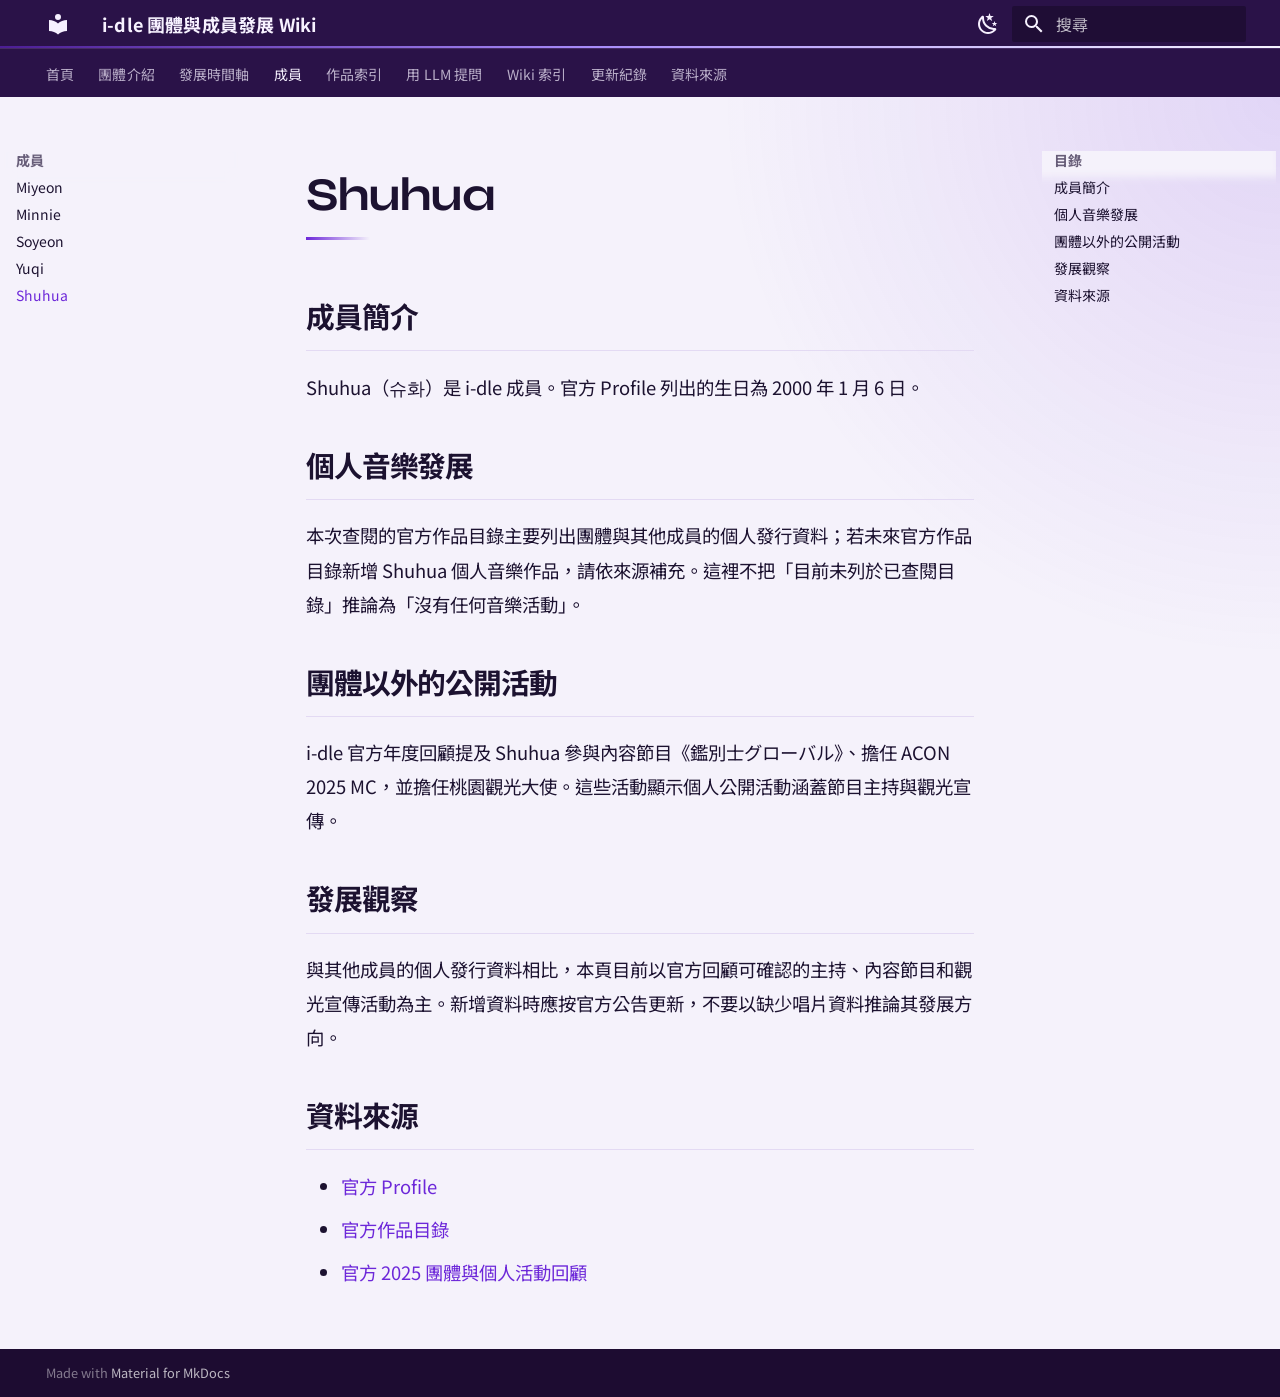
<file: members/shuhua/index.html>
<!doctype html>
<html lang="zh-TW" class="no-js">
  <head>
    
      <meta charset="utf-8">
      <meta name="viewport" content="width=device-width,initial-scale=1">
      
        <meta name="description" content="以來源為基礎整理 i-dle 團體歷程、作品與成員個人發展">
      
      
      
        <link rel="canonical" href="https://1111034011.github.io/idle_wiki/members/shuhua/">
      
      
        <link rel="prev" href="../yuqi/">
      
      
        <link rel="next" href="../../works/">
      
      
        
      
      
      <link rel="icon" href="../../assets/images/favicon.png">
      <meta name="generator" content="mkdocs-1.6.1, mkdocs-material-9.8.1">
    
    
      
        <title>Shuhua - i-dle 團體與成員發展 Wiki</title>
      
    
    
      <link rel="stylesheet" href="../../assets/stylesheets/main.57a0d79d.min.css">
      
        
        <link rel="stylesheet" href="../../assets/stylesheets/palette.fb2fffe2.min.css">
      
      


    
    
      
    
    
      
        
        
        <link rel="preconnect" href="https://fonts.gstatic.com" crossorigin>
        <link rel="stylesheet" href="https://fonts.googleapis.com/css?family=Roboto:300,300i,400,400i,700,700i%7CRoboto+Mono:400,400i,700,700i&display=fallback">
        <style>:root{--md-text-font:"Roboto";--md-code-font:"Roboto Mono"}</style>
      
    
    
      <link rel="stylesheet" href="../../stylesheets/extra.css">
    
    <script>__md_scope=new URL("../..",location),__md_hash=e=>[...e].reduce(((e,_)=>(e<<5)-e+_.charCodeAt(0)),0),__md_get=(e,_=localStorage,t=__md_scope)=>JSON.parse(_.getItem(t.pathname+"."+e)),__md_set=(e,_,t=localStorage,a=__md_scope)=>{try{t.setItem(a.pathname+"."+e,JSON.stringify(_))}catch(e){}}</script>
    
      

    
    
  </head>
  
  
    
    
      
    
    
    
    
    <body dir="ltr" data-md-color-scheme="default" data-md-color-primary="deep-purple" data-md-color-accent="purple">
  
    
    <input class="md-toggle" data-md-toggle="drawer" type="checkbox" id="__drawer" autocomplete="off">
    <input class="md-toggle" data-md-toggle="search" type="checkbox" id="__search" autocomplete="off">
    <label class="md-overlay" for="__drawer"></label>
    <div data-md-component="skip">
      
        
        <a href="#shuhua" class="md-skip">
          跳轉到
        </a>
      
    </div>
    <div data-md-component="announce">
      
    </div>
    
    
      

<header class="md-header" data-md-component="header">
  <nav class="md-header__inner md-grid" aria-label="頁首">
    <a href="../.." title="i-dle 團體與成員發展 Wiki" class="md-header__button md-logo" aria-label="i-dle 團體與成員發展 Wiki" data-md-component="logo">
      
  
  <svg xmlns="http://www.w3.org/2000/svg" viewBox="0 0 24 24"><path d="M12 8a3 3 0 0 0 3-3 3 3 0 0 0-3-3 3 3 0 0 0-3 3 3 3 0 0 0 3 3m0 3.54C9.64 9.35 6.5 8 3 8v11c3.5 0 6.64 1.35 9 3.54 2.36-2.19 5.5-3.54 9-3.54V8c-3.5 0-6.64 1.35-9 3.54"/></svg>

    </a>
    <label class="md-header__button md-icon" for="__drawer">
      
      <svg xmlns="http://www.w3.org/2000/svg" viewBox="0 0 24 24"><path d="M3 6h18v2H3zm0 5h18v2H3zm0 5h18v2H3z"/></svg>
    </label>
    <div class="md-header__title" data-md-component="header-title">
      <div class="md-header__ellipsis">
        <div class="md-header__topic">
          <span class="md-ellipsis">
            i-dle 團體與成員發展 Wiki
          </span>
        </div>
        <div class="md-header__topic" data-md-component="header-topic">
          <span class="md-ellipsis">
            
              Shuhua
            
          </span>
        </div>
      </div>
    </div>
    
      
        <form class="md-header__option" data-md-component="palette">
  
    
    
    
    <input class="md-option" data-md-color-media="(prefers-color-scheme: light)" data-md-color-scheme="default" data-md-color-primary="deep-purple" data-md-color-accent="purple"  aria-label="切換暗色模式"  type="radio" name="__palette" id="__palette_0">
    
      <label class="md-header__button md-icon" title="切換暗色模式" for="__palette_1" hidden>
        <svg xmlns="http://www.w3.org/2000/svg" viewBox="0 0 24 24"><path d="m17.75 4.09-2.53 1.94.91 3.06-2.63-1.81-2.63 1.81.91-3.06-2.53-1.94L12.44 4l1.06-3 1.06 3zm3.5 6.91-1.64 1.25.59 1.98-1.7-1.17-1.7 1.17.59-1.98L15.75 11l2.06-.05L18.5 9l.69 1.95zm-2.28 4.95c.83-.08 1.72 1.1 1.19 1.85-.32.45-.66.87-1.08 1.27C15.17 23 8.84 23 4.94 19.07c-3.91-3.9-3.91-10.24 0-14.14.4-.4.82-.76 1.27-1.08.75-.53 1.93.36 1.85 1.19-.27 2.86.69 5.83 2.89 8.02a9.96 9.96 0 0 0 8.02 2.89m-1.64 2.02a12.08 12.08 0 0 1-7.8-3.47c-2.17-2.19-3.33-5-3.49-7.82-2.81 3.14-2.7 7.96.31 10.98 3.02 3.01 7.84 3.12 10.98.31"/></svg>
      </label>
    
  
    
    
    
    <input class="md-option" data-md-color-media="(prefers-color-scheme: dark)" data-md-color-scheme="slate" data-md-color-primary="deep-purple" data-md-color-accent="purple"  aria-label="切換亮色模式"  type="radio" name="__palette" id="__palette_1">
    
      <label class="md-header__button md-icon" title="切換亮色模式" for="__palette_0" hidden>
        <svg xmlns="http://www.w3.org/2000/svg" viewBox="0 0 24 24"><path d="M12 7a5 5 0 0 1 5 5 5 5 0 0 1-5 5 5 5 0 0 1-5-5 5 5 0 0 1 5-5m0 2a3 3 0 0 0-3 3 3 3 0 0 0 3 3 3 3 0 0 0 3-3 3 3 0 0 0-3-3m0-7 2.39 3.42C13.65 5.15 12.84 5 12 5s-1.65.15-2.39.42zM3.34 7l4.16-.35A7.2 7.2 0 0 0 5.94 8.5c-.44.74-.69 1.5-.83 2.29zm.02 10 1.76-3.77a7.131 7.131 0 0 0 2.38 4.14zM20.65 7l-1.77 3.79a7.02 7.02 0 0 0-2.38-4.15zm-.01 10-4.14.36c.59-.51 1.12-1.14 1.54-1.86.42-.73.69-1.5.83-2.29zM12 22l-2.41-3.44c.74.27 1.55.44 2.41.44.82 0 1.63-.17 2.37-.44z"/></svg>
      </label>
    
  
</form>
      
    
    
      <script>var palette=__md_get("__palette");if(palette&&palette.color){if("(prefers-color-scheme)"===palette.color.media){var media=matchMedia("(prefers-color-scheme: light)"),input=document.querySelector(media.matches?"[data-md-color-media='(prefers-color-scheme: light)']":"[data-md-color-media='(prefers-color-scheme: dark)']");palette.color.media=input.getAttribute("data-md-color-media"),palette.color.scheme=input.getAttribute("data-md-color-scheme"),palette.color.primary=input.getAttribute("data-md-color-primary"),palette.color.accent=input.getAttribute("data-md-color-accent")}for(var[key,value]of Object.entries(palette.color))document.body.setAttribute("data-md-color-"+key,value)}</script>
    
    
    
      
      
        <label class="md-header__button md-icon" for="__search">
          
          <svg xmlns="http://www.w3.org/2000/svg" viewBox="0 0 24 24"><path d="M9.5 3A6.5 6.5 0 0 1 16 9.5c0 1.61-.59 3.09-1.56 4.23l.27.27h.79l5 5-1.5 1.5-5-5v-.79l-.27-.27A6.52 6.52 0 0 1 9.5 16 6.5 6.5 0 0 1 3 9.5 6.5 6.5 0 0 1 9.5 3m0 2C7 5 5 7 5 9.5S7 14 9.5 14 14 12 14 9.5 12 5 9.5 5"/></svg>
        </label>
        <div class="md-search" data-md-component="search" role="dialog">
  <label class="md-search__overlay" for="__search"></label>
  <div class="md-search__inner" role="search">
    <form class="md-search__form" name="search">
      <input type="text" class="md-search__input" name="query" aria-label="搜尋" placeholder="搜尋" autocapitalize="off" autocorrect="off" autocomplete="off" spellcheck="false" data-md-component="search-query" required>
      <label class="md-search__icon md-icon" for="__search">
        
        <svg xmlns="http://www.w3.org/2000/svg" viewBox="0 0 24 24"><path d="M9.5 3A6.5 6.5 0 0 1 16 9.5c0 1.61-.59 3.09-1.56 4.23l.27.27h.79l5 5-1.5 1.5-5-5v-.79l-.27-.27A6.52 6.52 0 0 1 9.5 16 6.5 6.5 0 0 1 3 9.5 6.5 6.5 0 0 1 9.5 3m0 2C7 5 5 7 5 9.5S7 14 9.5 14 14 12 14 9.5 12 5 9.5 5"/></svg>
        
        <svg xmlns="http://www.w3.org/2000/svg" viewBox="0 0 24 24"><path d="M20 11v2H8l5.5 5.5-1.42 1.42L4.16 12l7.92-7.92L13.5 5.5 8 11z"/></svg>
      </label>
      <nav class="md-search__options" aria-label="搜尋">
        
        <button type="reset" class="md-search__icon md-icon" title="清除" aria-label="清除" tabindex="-1">
          
          <svg xmlns="http://www.w3.org/2000/svg" viewBox="0 0 24 24"><path d="M19 6.41 17.59 5 12 10.59 6.41 5 5 6.41 10.59 12 5 17.59 6.41 19 12 13.41 17.59 19 19 17.59 13.41 12z"/></svg>
        </button>
      </nav>
      
        <div class="md-search__suggest" data-md-component="search-suggest"></div>
      
    </form>
    <div class="md-search__output">
      <div class="md-search__scrollwrap" tabindex="0" data-md-scrollfix>
        <div class="md-search-result" data-md-component="search-result">
          <div class="md-search-result__meta">
            正在初始化搜尋引擎
          </div>
          <ol class="md-search-result__list" role="presentation"></ol>
        </div>
      </div>
    </div>
  </div>
</div>
      
    
    
  </nav>
  
</header>
    
    <div class="md-container" data-md-component="container">
      
      
        
          
            
<nav class="md-tabs" aria-label="標籤" data-md-component="tabs">
  <div class="md-grid">
    <ul class="md-tabs__list">
      
        
  
  
  
  
    <li class="md-tabs__item">
      <a href="../.." class="md-tabs__link">
        
  
  
    
  
  首頁

      </a>
    </li>
  

      
        
  
  
  
  
    <li class="md-tabs__item">
      <a href="../../group/" class="md-tabs__link">
        
  
  
    
  
  團體介紹

      </a>
    </li>
  

      
        
  
  
  
  
    <li class="md-tabs__item">
      <a href="../../timeline/" class="md-tabs__link">
        
  
  
    
  
  發展時間軸

      </a>
    </li>
  

      
        
  
  
  
    
  
  
    
    
      <li class="md-tabs__item md-tabs__item--active">
        <a href="../miyeon/" class="md-tabs__link">
          
  
  
  成員

        </a>
      </li>
    
  

      
        
  
  
  
  
    <li class="md-tabs__item">
      <a href="../../works/" class="md-tabs__link">
        
  
  
    
  
  作品索引

      </a>
    </li>
  

      
        
  
  
  
  
    <li class="md-tabs__item">
      <a href="../../llm-wiki/" class="md-tabs__link">
        
  
  
    
  
  用 LLM 提問

      </a>
    </li>
  

      
        
  
  
  
  
    <li class="md-tabs__item">
      <a href="../../wiki-index/" class="md-tabs__link">
        
  
  
    
  
  Wiki 索引

      </a>
    </li>
  

      
        
  
  
  
  
    <li class="md-tabs__item">
      <a href="../../log/" class="md-tabs__link">
        
  
  
    
  
  更新紀錄

      </a>
    </li>
  

      
        
  
  
  
  
    <li class="md-tabs__item">
      <a href="../../sources/" class="md-tabs__link">
        
  
  
    
  
  資料來源

      </a>
    </li>
  

      
    </ul>
  </div>
</nav>
          
        
      
      <main class="md-main" data-md-component="main">
        <div class="md-main__inner md-grid">
          
            
              
              <div class="md-sidebar md-sidebar--primary" data-md-component="sidebar" data-md-type="navigation" >
                <div class="md-sidebar__scrollwrap">
                  <div class="md-sidebar__inner">
                    


  


<nav class="md-nav md-nav--primary md-nav--lifted" aria-label="導覽列" data-md-level="0">
  <label class="md-nav__title" for="__drawer">
    <a href="../.." title="i-dle 團體與成員發展 Wiki" class="md-nav__button md-logo" aria-label="i-dle 團體與成員發展 Wiki" data-md-component="logo">
      
  
  <svg xmlns="http://www.w3.org/2000/svg" viewBox="0 0 24 24"><path d="M12 8a3 3 0 0 0 3-3 3 3 0 0 0-3-3 3 3 0 0 0-3 3 3 3 0 0 0 3 3m0 3.54C9.64 9.35 6.5 8 3 8v11c3.5 0 6.64 1.35 9 3.54 2.36-2.19 5.5-3.54 9-3.54V8c-3.5 0-6.64 1.35-9 3.54"/></svg>

    </a>
    i-dle 團體與成員發展 Wiki
  </label>
  
  <ul class="md-nav__list" data-md-scrollfix>
    
      
      
  
  
  
  
    <li class="md-nav__item">
      <a href="../.." class="md-nav__link">
        
  
  
  <span class="md-ellipsis">
    
  
    首頁
  

    
  </span>
  
  

      </a>
    </li>
  

    
      
      
  
  
  
  
    <li class="md-nav__item">
      <a href="../../group/" class="md-nav__link">
        
  
  
  <span class="md-ellipsis">
    
  
    團體介紹
  

    
  </span>
  
  

      </a>
    </li>
  

    
      
      
  
  
  
  
    <li class="md-nav__item">
      <a href="../../timeline/" class="md-nav__link">
        
  
  
  <span class="md-ellipsis">
    
  
    發展時間軸
  

    
  </span>
  
  

      </a>
    </li>
  

    
      
      
  
  
    
  
  
  
    
    
    
    
      
        
        
      
      
        
      
    
    
    <li class="md-nav__item md-nav__item--active md-nav__item--section md-nav__item--nested">
      
        
        
        <input class="md-nav__toggle md-toggle " type="checkbox" id="__nav_4" checked>
        
          
          <label class="md-nav__link" for="__nav_4" id="__nav_4_label" tabindex="">
            
  
  
  <span class="md-ellipsis">
    
  
    成員
  

    
  </span>
  
  

            <span class="md-nav__icon md-icon"></span>
          </label>
        
        <nav class="md-nav" data-md-level="1" aria-labelledby="__nav_4_label" aria-expanded="true">
          <label class="md-nav__title" for="__nav_4">
            <span class="md-nav__icon md-icon"></span>
            
  
    成員
  

          </label>
          <ul class="md-nav__list" data-md-scrollfix>
            
              
                
  
  
  
  
    <li class="md-nav__item">
      <a href="../miyeon/" class="md-nav__link">
        
  
  
  <span class="md-ellipsis">
    
  
    Miyeon
  

    
  </span>
  
  

      </a>
    </li>
  

              
            
              
                
  
  
  
  
    <li class="md-nav__item">
      <a href="../minnie/" class="md-nav__link">
        
  
  
  <span class="md-ellipsis">
    
  
    Minnie
  

    
  </span>
  
  

      </a>
    </li>
  

              
            
              
                
  
  
  
  
    <li class="md-nav__item">
      <a href="../soyeon/" class="md-nav__link">
        
  
  
  <span class="md-ellipsis">
    
  
    Soyeon
  

    
  </span>
  
  

      </a>
    </li>
  

              
            
              
                
  
  
  
  
    <li class="md-nav__item">
      <a href="../yuqi/" class="md-nav__link">
        
  
  
  <span class="md-ellipsis">
    
  
    Yuqi
  

    
  </span>
  
  

      </a>
    </li>
  

              
            
              
                
  
  
    
  
  
  
    <li class="md-nav__item md-nav__item--active">
      
      <input class="md-nav__toggle md-toggle" type="checkbox" id="__toc">
      
      
        
      
      
        <label class="md-nav__link md-nav__link--active" for="__toc">
          
  
  
  <span class="md-ellipsis">
    
  
    Shuhua
  

    
  </span>
  
  

          <span class="md-nav__icon md-icon"></span>
        </label>
      
      <a href="./" class="md-nav__link md-nav__link--active">
        
  
  
  <span class="md-ellipsis">
    
  
    Shuhua
  

    
  </span>
  
  

      </a>
      
        

<nav class="md-nav md-nav--secondary" aria-label="目錄">
  
  
  
    
  
  
    <label class="md-nav__title" for="__toc">
      <span class="md-nav__icon md-icon"></span>
      目錄
    </label>
    <ul class="md-nav__list" data-md-component="toc" data-md-scrollfix>
      
        <li class="md-nav__item">
  <a href="#_1" class="md-nav__link">
    <span class="md-ellipsis">
      
        成員簡介
      
    </span>
  </a>
  
</li>
      
        <li class="md-nav__item">
  <a href="#_2" class="md-nav__link">
    <span class="md-ellipsis">
      
        個人音樂發展
      
    </span>
  </a>
  
</li>
      
        <li class="md-nav__item">
  <a href="#_3" class="md-nav__link">
    <span class="md-ellipsis">
      
        團體以外的公開活動
      
    </span>
  </a>
  
</li>
      
        <li class="md-nav__item">
  <a href="#_4" class="md-nav__link">
    <span class="md-ellipsis">
      
        發展觀察
      
    </span>
  </a>
  
</li>
      
        <li class="md-nav__item">
  <a href="#_5" class="md-nav__link">
    <span class="md-ellipsis">
      
        資料來源
      
    </span>
  </a>
  
</li>
      
    </ul>
  
</nav>
      
    </li>
  

              
            
          </ul>
        </nav>
      
    </li>
  

    
      
      
  
  
  
  
    <li class="md-nav__item">
      <a href="../../works/" class="md-nav__link">
        
  
  
  <span class="md-ellipsis">
    
  
    作品索引
  

    
  </span>
  
  

      </a>
    </li>
  

    
      
      
  
  
  
  
    <li class="md-nav__item">
      <a href="../../llm-wiki/" class="md-nav__link">
        
  
  
  <span class="md-ellipsis">
    
  
    用 LLM 提問
  

    
  </span>
  
  

      </a>
    </li>
  

    
      
      
  
  
  
  
    <li class="md-nav__item">
      <a href="../../wiki-index/" class="md-nav__link">
        
  
  
  <span class="md-ellipsis">
    
  
    Wiki 索引
  

    
  </span>
  
  

      </a>
    </li>
  

    
      
      
  
  
  
  
    <li class="md-nav__item">
      <a href="../../log/" class="md-nav__link">
        
  
  
  <span class="md-ellipsis">
    
  
    更新紀錄
  

    
  </span>
  
  

      </a>
    </li>
  

    
      
      
  
  
  
  
    <li class="md-nav__item">
      <a href="../../sources/" class="md-nav__link">
        
  
  
  <span class="md-ellipsis">
    
  
    資料來源
  

    
  </span>
  
  

      </a>
    </li>
  

    
  </ul>
</nav>
                  </div>
                </div>
              </div>
            
            
              
              <div class="md-sidebar md-sidebar--secondary" data-md-component="sidebar" data-md-type="toc" >
                <div class="md-sidebar__scrollwrap">
                  <div class="md-sidebar__inner">
                    

<nav class="md-nav md-nav--secondary" aria-label="目錄">
  
  
  
    
  
  
    <label class="md-nav__title" for="__toc">
      <span class="md-nav__icon md-icon"></span>
      目錄
    </label>
    <ul class="md-nav__list" data-md-component="toc" data-md-scrollfix>
      
        <li class="md-nav__item">
  <a href="#_1" class="md-nav__link">
    <span class="md-ellipsis">
      
        成員簡介
      
    </span>
  </a>
  
</li>
      
        <li class="md-nav__item">
  <a href="#_2" class="md-nav__link">
    <span class="md-ellipsis">
      
        個人音樂發展
      
    </span>
  </a>
  
</li>
      
        <li class="md-nav__item">
  <a href="#_3" class="md-nav__link">
    <span class="md-ellipsis">
      
        團體以外的公開活動
      
    </span>
  </a>
  
</li>
      
        <li class="md-nav__item">
  <a href="#_4" class="md-nav__link">
    <span class="md-ellipsis">
      
        發展觀察
      
    </span>
  </a>
  
</li>
      
        <li class="md-nav__item">
  <a href="#_5" class="md-nav__link">
    <span class="md-ellipsis">
      
        資料來源
      
    </span>
  </a>
  
</li>
      
    </ul>
  
</nav>
                  </div>
                </div>
              </div>
            
          
          
            <div class="md-content" data-md-component="content">
              
              <article class="md-content__inner md-typeset">
                
                  



<h1 id="shuhua">Shuhua</h1>
<h2 id="_1">成員簡介</h2>
<p>Shuhua（슈화）是 i-dle 成員。官方 Profile 列出的生日為 2000 年 1 月 6 日。</p>
<h2 id="_2">個人音樂發展</h2>
<p>本次查閱的官方作品目錄主要列出團體與其他成員的個人發行資料；若未來官方作品目錄新增 Shuhua 個人音樂作品，請依來源補充。這裡不把「目前未列於已查閱目錄」推論為「沒有任何音樂活動」。</p>
<h2 id="_3">團體以外的公開活動</h2>
<p>i-dle 官方年度回顧提及 Shuhua 參與內容節目《鑑別士グローバル》、擔任 ACON 2025 MC，並擔任桃園觀光大使。這些活動顯示個人公開活動涵蓋節目主持與觀光宣傳。</p>
<h2 id="_4">發展觀察</h2>
<p>與其他成員的個人發行資料相比，本頁目前以官方回顧可確認的主持、內容節目和觀光宣傳活動為主。新增資料時應按官方公告更新，不要以缺少唱片資料推論其發展方向。</p>
<h2 id="_5">資料來源</h2>
<ul>
<li><a href="https://i-dle.cubeent.co.jp/profile/">官方 Profile</a></li>
<li><a href="https://i-dle.cubeent.co.jp/discography/">官方作品目錄</a></li>
<li><a href="https://i-dle.cubeent.co.jp/news/2595/">官方 2025 團體與個人活動回顧</a></li>
</ul>












                
              </article>
            </div>
          
          
<script>var target=document.getElementById(location.hash.slice(1));target&&target.name&&(target.checked=target.name.startsWith("__tabbed_"))</script>
        </div>
        
          <button type="button" class="md-top md-icon" data-md-component="top" hidden>
  
  <svg xmlns="http://www.w3.org/2000/svg" viewBox="0 0 24 24"><path d="M13 20h-2V8l-5.5 5.5-1.42-1.42L12 4.16l7.92 7.92-1.42 1.42L13 8z"/></svg>
  回到頂端
</button>
        
      </main>
      
        <footer class="md-footer">
  
  <div class="md-footer-meta md-typeset">
    <div class="md-footer-meta__inner md-grid">
      <div class="md-copyright">
  
  
    Made with
    <a href="https://squidfunk.github.io/mkdocs-material/" target="_blank" rel="noopener">
      Material for MkDocs
    </a>
  
</div>
      
    </div>
  </div>
</footer>
      
    </div>
    <div class="md-dialog" data-md-component="dialog">
      <div class="md-dialog__inner md-typeset"></div>
    </div>
    
    
    
      
      
      <script id="__config" type="application/json">{"annotate": null, "base": "../..", "features": ["navigation.tabs", "navigation.sections", "navigation.top", "search.suggest", "search.highlight", "toc.follow"], "search": "../../assets/javascripts/workers/search.a7633da7.min.js", "tags": null, "translations": {"clipboard.copied": "\u5df2\u8907\u88fd", "clipboard.copy": "\u8907\u88fd", "search.result.more.one": "\u6b64\u9801\u5c1a\u6709 1 \u500b\u7b26\u5408\u7684\u9805\u76ee", "search.result.more.other": "\u6b64\u9801\u5c1a\u6709 # \u500b\u7b26\u5408\u7684\u9805\u76ee", "search.result.none": "\u6c92\u6709\u7b26\u5408\u7684\u9805\u76ee", "search.result.one": "\u627e\u5230 1 \u500b\u7b26\u5408\u7684\u9805\u76ee", "search.result.other": "\u627e\u5230 # \u500b\u7b26\u5408\u7684\u9805\u76ee", "search.result.placeholder": "\u6253\u5b57\u9032\u884c\u641c\u5c0b", "search.result.term.missing": "\u7f3a\u5c11\u5b57\u8a5e", "select.version": "\u9078\u64c7\u7248\u672c"}, "version": null}</script>
    
    
      <script src="../../assets/javascripts/bundle.a5f9d56c.min.js"></script>
      
        <script src="../../javascripts/ask.js"></script>
      
    
  </body>
</html>
</file>
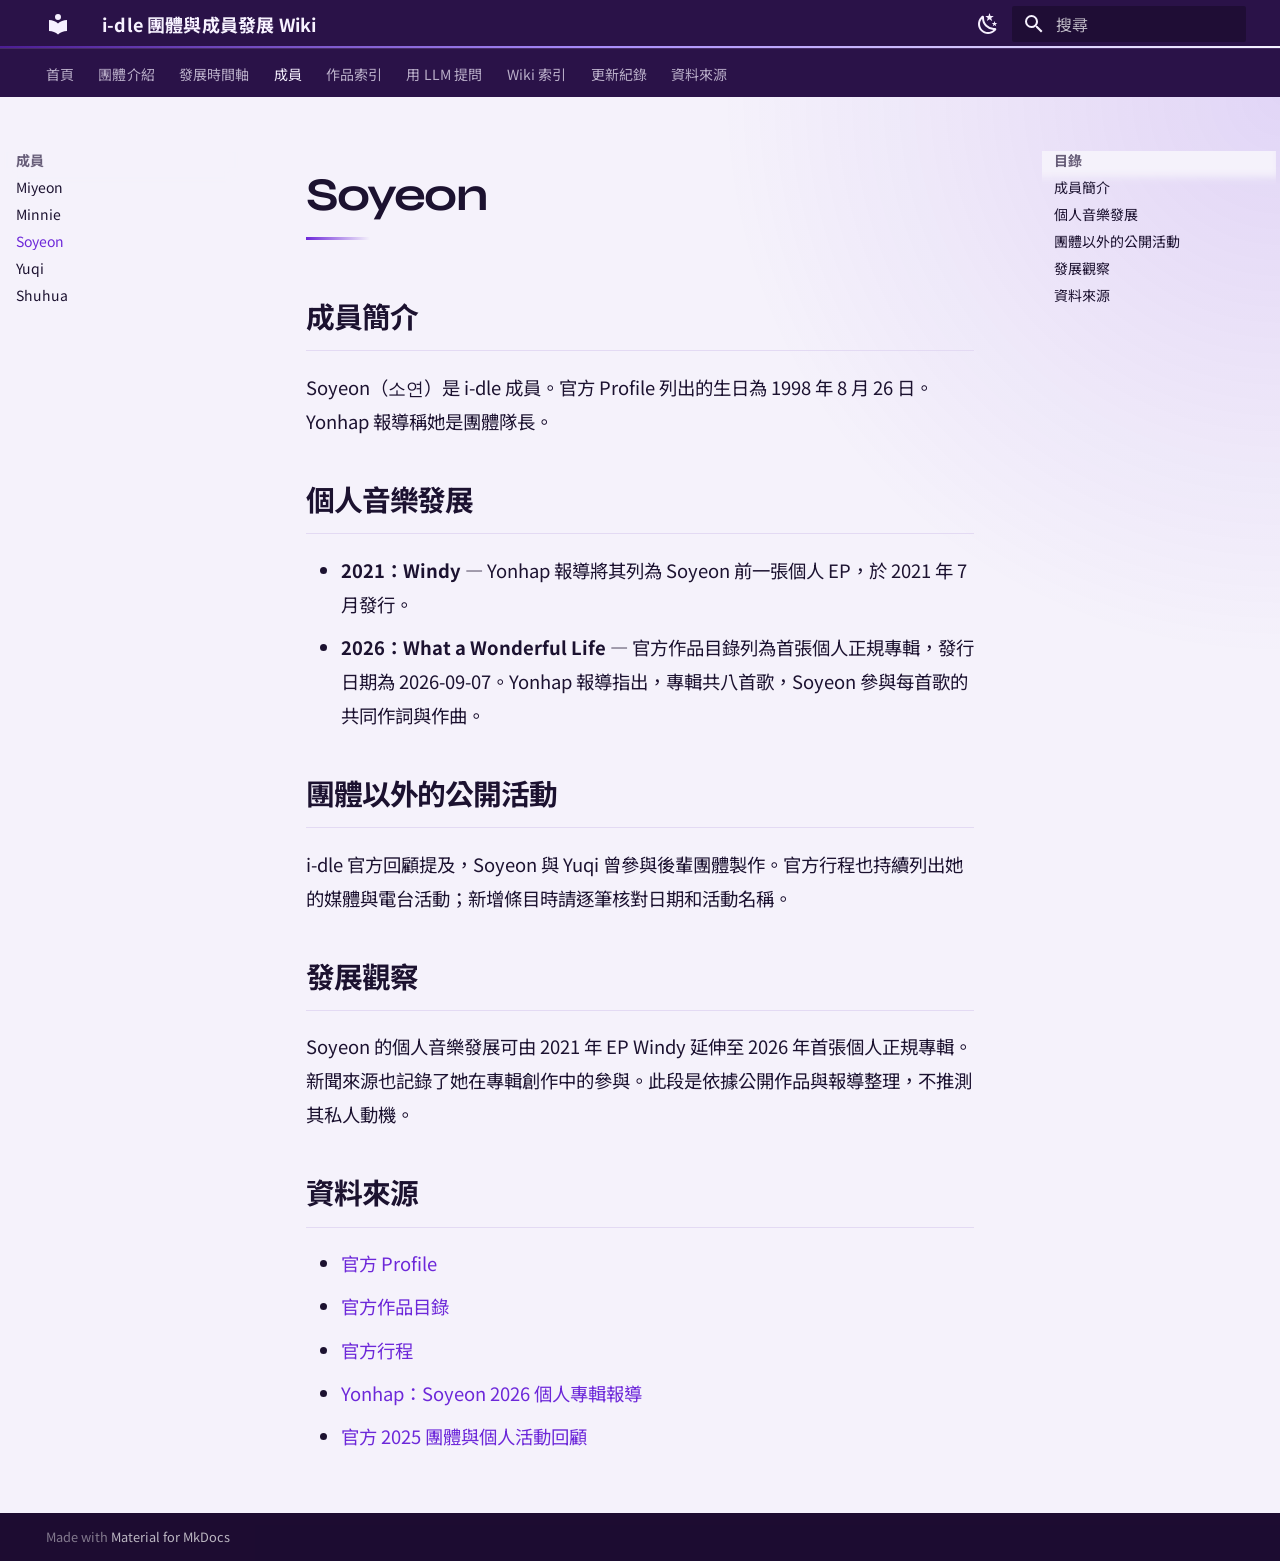
<file: members/soyeon/index.html>
<!doctype html>
<html lang="zh-TW" class="no-js">
  <head>
    
      <meta charset="utf-8">
      <meta name="viewport" content="width=device-width,initial-scale=1">
      
        <meta name="description" content="以來源為基礎整理 i-dle 團體歷程、作品與成員個人發展">
      
      
      
        <link rel="canonical" href="https://1111034011.github.io/idle_wiki/members/soyeon/">
      
      
        <link rel="prev" href="../minnie/">
      
      
        <link rel="next" href="../yuqi/">
      
      
        
      
      
      <link rel="icon" href="../../assets/images/favicon.png">
      <meta name="generator" content="mkdocs-1.6.1, mkdocs-material-9.8.1">
    
    
      
        <title>Soyeon - i-dle 團體與成員發展 Wiki</title>
      
    
    
      <link rel="stylesheet" href="../../assets/stylesheets/main.57a0d79d.min.css">
      
        
        <link rel="stylesheet" href="../../assets/stylesheets/palette.fb2fffe2.min.css">
      
      


    
    
      
    
    
      
        
        
        <link rel="preconnect" href="https://fonts.gstatic.com" crossorigin>
        <link rel="stylesheet" href="https://fonts.googleapis.com/css?family=Roboto:300,300i,400,400i,700,700i%7CRoboto+Mono:400,400i,700,700i&display=fallback">
        <style>:root{--md-text-font:"Roboto";--md-code-font:"Roboto Mono"}</style>
      
    
    
      <link rel="stylesheet" href="../../stylesheets/extra.css">
    
    <script>__md_scope=new URL("../..",location),__md_hash=e=>[...e].reduce(((e,_)=>(e<<5)-e+_.charCodeAt(0)),0),__md_get=(e,_=localStorage,t=__md_scope)=>JSON.parse(_.getItem(t.pathname+"."+e)),__md_set=(e,_,t=localStorage,a=__md_scope)=>{try{t.setItem(a.pathname+"."+e,JSON.stringify(_))}catch(e){}}</script>
    
      

    
    
  </head>
  
  
    
    
      
    
    
    
    
    <body dir="ltr" data-md-color-scheme="default" data-md-color-primary="deep-purple" data-md-color-accent="purple">
  
    
    <input class="md-toggle" data-md-toggle="drawer" type="checkbox" id="__drawer" autocomplete="off">
    <input class="md-toggle" data-md-toggle="search" type="checkbox" id="__search" autocomplete="off">
    <label class="md-overlay" for="__drawer"></label>
    <div data-md-component="skip">
      
        
        <a href="#soyeon" class="md-skip">
          跳轉到
        </a>
      
    </div>
    <div data-md-component="announce">
      
    </div>
    
    
      

<header class="md-header" data-md-component="header">
  <nav class="md-header__inner md-grid" aria-label="頁首">
    <a href="../.." title="i-dle 團體與成員發展 Wiki" class="md-header__button md-logo" aria-label="i-dle 團體與成員發展 Wiki" data-md-component="logo">
      
  
  <svg xmlns="http://www.w3.org/2000/svg" viewBox="0 0 24 24"><path d="M12 8a3 3 0 0 0 3-3 3 3 0 0 0-3-3 3 3 0 0 0-3 3 3 3 0 0 0 3 3m0 3.54C9.64 9.35 6.5 8 3 8v11c3.5 0 6.64 1.35 9 3.54 2.36-2.19 5.5-3.54 9-3.54V8c-3.5 0-6.64 1.35-9 3.54"/></svg>

    </a>
    <label class="md-header__button md-icon" for="__drawer">
      
      <svg xmlns="http://www.w3.org/2000/svg" viewBox="0 0 24 24"><path d="M3 6h18v2H3zm0 5h18v2H3zm0 5h18v2H3z"/></svg>
    </label>
    <div class="md-header__title" data-md-component="header-title">
      <div class="md-header__ellipsis">
        <div class="md-header__topic">
          <span class="md-ellipsis">
            i-dle 團體與成員發展 Wiki
          </span>
        </div>
        <div class="md-header__topic" data-md-component="header-topic">
          <span class="md-ellipsis">
            
              Soyeon
            
          </span>
        </div>
      </div>
    </div>
    
      
        <form class="md-header__option" data-md-component="palette">
  
    
    
    
    <input class="md-option" data-md-color-media="(prefers-color-scheme: light)" data-md-color-scheme="default" data-md-color-primary="deep-purple" data-md-color-accent="purple"  aria-label="切換暗色模式"  type="radio" name="__palette" id="__palette_0">
    
      <label class="md-header__button md-icon" title="切換暗色模式" for="__palette_1" hidden>
        <svg xmlns="http://www.w3.org/2000/svg" viewBox="0 0 24 24"><path d="m17.75 4.09-2.53 1.94.91 3.06-2.63-1.81-2.63 1.81.91-3.06-2.53-1.94L12.44 4l1.06-3 1.06 3zm3.5 6.91-1.64 1.25.59 1.98-1.7-1.17-1.7 1.17.59-1.98L15.75 11l2.06-.05L18.5 9l.69 1.95zm-2.28 4.95c.83-.08 1.72 1.1 1.19 1.85-.32.45-.66.87-1.08 1.27C15.17 23 8.84 23 4.94 19.07c-3.91-3.9-3.91-10.24 0-14.14.4-.4.82-.76 1.27-1.08.75-.53 1.93.36 1.85 1.19-.27 2.86.69 5.83 2.89 8.02a9.96 9.96 0 0 0 8.02 2.89m-1.64 2.02a12.08 12.08 0 0 1-7.8-3.47c-2.17-2.19-3.33-5-3.49-7.82-2.81 3.14-2.7 7.96.31 10.98 3.02 3.01 7.84 3.12 10.98.31"/></svg>
      </label>
    
  
    
    
    
    <input class="md-option" data-md-color-media="(prefers-color-scheme: dark)" data-md-color-scheme="slate" data-md-color-primary="deep-purple" data-md-color-accent="purple"  aria-label="切換亮色模式"  type="radio" name="__palette" id="__palette_1">
    
      <label class="md-header__button md-icon" title="切換亮色模式" for="__palette_0" hidden>
        <svg xmlns="http://www.w3.org/2000/svg" viewBox="0 0 24 24"><path d="M12 7a5 5 0 0 1 5 5 5 5 0 0 1-5 5 5 5 0 0 1-5-5 5 5 0 0 1 5-5m0 2a3 3 0 0 0-3 3 3 3 0 0 0 3 3 3 3 0 0 0 3-3 3 3 0 0 0-3-3m0-7 2.39 3.42C13.65 5.15 12.84 5 12 5s-1.65.15-2.39.42zM3.34 7l4.16-.35A7.2 7.2 0 0 0 5.94 8.5c-.44.74-.69 1.5-.83 2.29zm.02 10 1.76-3.77a7.131 7.131 0 0 0 2.38 4.14zM20.65 7l-1.77 3.79a7.02 7.02 0 0 0-2.38-4.15zm-.01 10-4.14.36c.59-.51 1.12-1.14 1.54-1.86.42-.73.69-1.5.83-2.29zM12 22l-2.41-3.44c.74.27 1.55.44 2.41.44.82 0 1.63-.17 2.37-.44z"/></svg>
      </label>
    
  
</form>
      
    
    
      <script>var palette=__md_get("__palette");if(palette&&palette.color){if("(prefers-color-scheme)"===palette.color.media){var media=matchMedia("(prefers-color-scheme: light)"),input=document.querySelector(media.matches?"[data-md-color-media='(prefers-color-scheme: light)']":"[data-md-color-media='(prefers-color-scheme: dark)']");palette.color.media=input.getAttribute("data-md-color-media"),palette.color.scheme=input.getAttribute("data-md-color-scheme"),palette.color.primary=input.getAttribute("data-md-color-primary"),palette.color.accent=input.getAttribute("data-md-color-accent")}for(var[key,value]of Object.entries(palette.color))document.body.setAttribute("data-md-color-"+key,value)}</script>
    
    
    
      
      
        <label class="md-header__button md-icon" for="__search">
          
          <svg xmlns="http://www.w3.org/2000/svg" viewBox="0 0 24 24"><path d="M9.5 3A6.5 6.5 0 0 1 16 9.5c0 1.61-.59 3.09-1.56 4.23l.27.27h.79l5 5-1.5 1.5-5-5v-.79l-.27-.27A6.52 6.52 0 0 1 9.5 16 6.5 6.5 0 0 1 3 9.5 6.5 6.5 0 0 1 9.5 3m0 2C7 5 5 7 5 9.5S7 14 9.5 14 14 12 14 9.5 12 5 9.5 5"/></svg>
        </label>
        <div class="md-search" data-md-component="search" role="dialog">
  <label class="md-search__overlay" for="__search"></label>
  <div class="md-search__inner" role="search">
    <form class="md-search__form" name="search">
      <input type="text" class="md-search__input" name="query" aria-label="搜尋" placeholder="搜尋" autocapitalize="off" autocorrect="off" autocomplete="off" spellcheck="false" data-md-component="search-query" required>
      <label class="md-search__icon md-icon" for="__search">
        
        <svg xmlns="http://www.w3.org/2000/svg" viewBox="0 0 24 24"><path d="M9.5 3A6.5 6.5 0 0 1 16 9.5c0 1.61-.59 3.09-1.56 4.23l.27.27h.79l5 5-1.5 1.5-5-5v-.79l-.27-.27A6.52 6.52 0 0 1 9.5 16 6.5 6.5 0 0 1 3 9.5 6.5 6.5 0 0 1 9.5 3m0 2C7 5 5 7 5 9.5S7 14 9.5 14 14 12 14 9.5 12 5 9.5 5"/></svg>
        
        <svg xmlns="http://www.w3.org/2000/svg" viewBox="0 0 24 24"><path d="M20 11v2H8l5.5 5.5-1.42 1.42L4.16 12l7.92-7.92L13.5 5.5 8 11z"/></svg>
      </label>
      <nav class="md-search__options" aria-label="搜尋">
        
        <button type="reset" class="md-search__icon md-icon" title="清除" aria-label="清除" tabindex="-1">
          
          <svg xmlns="http://www.w3.org/2000/svg" viewBox="0 0 24 24"><path d="M19 6.41 17.59 5 12 10.59 6.41 5 5 6.41 10.59 12 5 17.59 6.41 19 12 13.41 17.59 19 19 17.59 13.41 12z"/></svg>
        </button>
      </nav>
      
        <div class="md-search__suggest" data-md-component="search-suggest"></div>
      
    </form>
    <div class="md-search__output">
      <div class="md-search__scrollwrap" tabindex="0" data-md-scrollfix>
        <div class="md-search-result" data-md-component="search-result">
          <div class="md-search-result__meta">
            正在初始化搜尋引擎
          </div>
          <ol class="md-search-result__list" role="presentation"></ol>
        </div>
      </div>
    </div>
  </div>
</div>
      
    
    
  </nav>
  
</header>
    
    <div class="md-container" data-md-component="container">
      
      
        
          
            
<nav class="md-tabs" aria-label="標籤" data-md-component="tabs">
  <div class="md-grid">
    <ul class="md-tabs__list">
      
        
  
  
  
  
    <li class="md-tabs__item">
      <a href="../.." class="md-tabs__link">
        
  
  
    
  
  首頁

      </a>
    </li>
  

      
        
  
  
  
  
    <li class="md-tabs__item">
      <a href="../../group/" class="md-tabs__link">
        
  
  
    
  
  團體介紹

      </a>
    </li>
  

      
        
  
  
  
  
    <li class="md-tabs__item">
      <a href="../../timeline/" class="md-tabs__link">
        
  
  
    
  
  發展時間軸

      </a>
    </li>
  

      
        
  
  
  
    
  
  
    
    
      <li class="md-tabs__item md-tabs__item--active">
        <a href="../miyeon/" class="md-tabs__link">
          
  
  
  成員

        </a>
      </li>
    
  

      
        
  
  
  
  
    <li class="md-tabs__item">
      <a href="../../works/" class="md-tabs__link">
        
  
  
    
  
  作品索引

      </a>
    </li>
  

      
        
  
  
  
  
    <li class="md-tabs__item">
      <a href="../../llm-wiki/" class="md-tabs__link">
        
  
  
    
  
  用 LLM 提問

      </a>
    </li>
  

      
        
  
  
  
  
    <li class="md-tabs__item">
      <a href="../../wiki-index/" class="md-tabs__link">
        
  
  
    
  
  Wiki 索引

      </a>
    </li>
  

      
        
  
  
  
  
    <li class="md-tabs__item">
      <a href="../../log/" class="md-tabs__link">
        
  
  
    
  
  更新紀錄

      </a>
    </li>
  

      
        
  
  
  
  
    <li class="md-tabs__item">
      <a href="../../sources/" class="md-tabs__link">
        
  
  
    
  
  資料來源

      </a>
    </li>
  

      
    </ul>
  </div>
</nav>
          
        
      
      <main class="md-main" data-md-component="main">
        <div class="md-main__inner md-grid">
          
            
              
              <div class="md-sidebar md-sidebar--primary" data-md-component="sidebar" data-md-type="navigation" >
                <div class="md-sidebar__scrollwrap">
                  <div class="md-sidebar__inner">
                    


  


<nav class="md-nav md-nav--primary md-nav--lifted" aria-label="導覽列" data-md-level="0">
  <label class="md-nav__title" for="__drawer">
    <a href="../.." title="i-dle 團體與成員發展 Wiki" class="md-nav__button md-logo" aria-label="i-dle 團體與成員發展 Wiki" data-md-component="logo">
      
  
  <svg xmlns="http://www.w3.org/2000/svg" viewBox="0 0 24 24"><path d="M12 8a3 3 0 0 0 3-3 3 3 0 0 0-3-3 3 3 0 0 0-3 3 3 3 0 0 0 3 3m0 3.54C9.64 9.35 6.5 8 3 8v11c3.5 0 6.64 1.35 9 3.54 2.36-2.19 5.5-3.54 9-3.54V8c-3.5 0-6.64 1.35-9 3.54"/></svg>

    </a>
    i-dle 團體與成員發展 Wiki
  </label>
  
  <ul class="md-nav__list" data-md-scrollfix>
    
      
      
  
  
  
  
    <li class="md-nav__item">
      <a href="../.." class="md-nav__link">
        
  
  
  <span class="md-ellipsis">
    
  
    首頁
  

    
  </span>
  
  

      </a>
    </li>
  

    
      
      
  
  
  
  
    <li class="md-nav__item">
      <a href="../../group/" class="md-nav__link">
        
  
  
  <span class="md-ellipsis">
    
  
    團體介紹
  

    
  </span>
  
  

      </a>
    </li>
  

    
      
      
  
  
  
  
    <li class="md-nav__item">
      <a href="../../timeline/" class="md-nav__link">
        
  
  
  <span class="md-ellipsis">
    
  
    發展時間軸
  

    
  </span>
  
  

      </a>
    </li>
  

    
      
      
  
  
    
  
  
  
    
    
    
    
      
        
        
      
      
        
      
    
    
    <li class="md-nav__item md-nav__item--active md-nav__item--section md-nav__item--nested">
      
        
        
        <input class="md-nav__toggle md-toggle " type="checkbox" id="__nav_4" checked>
        
          
          <label class="md-nav__link" for="__nav_4" id="__nav_4_label" tabindex="">
            
  
  
  <span class="md-ellipsis">
    
  
    成員
  

    
  </span>
  
  

            <span class="md-nav__icon md-icon"></span>
          </label>
        
        <nav class="md-nav" data-md-level="1" aria-labelledby="__nav_4_label" aria-expanded="true">
          <label class="md-nav__title" for="__nav_4">
            <span class="md-nav__icon md-icon"></span>
            
  
    成員
  

          </label>
          <ul class="md-nav__list" data-md-scrollfix>
            
              
                
  
  
  
  
    <li class="md-nav__item">
      <a href="../miyeon/" class="md-nav__link">
        
  
  
  <span class="md-ellipsis">
    
  
    Miyeon
  

    
  </span>
  
  

      </a>
    </li>
  

              
            
              
                
  
  
  
  
    <li class="md-nav__item">
      <a href="../minnie/" class="md-nav__link">
        
  
  
  <span class="md-ellipsis">
    
  
    Minnie
  

    
  </span>
  
  

      </a>
    </li>
  

              
            
              
                
  
  
    
  
  
  
    <li class="md-nav__item md-nav__item--active">
      
      <input class="md-nav__toggle md-toggle" type="checkbox" id="__toc">
      
      
        
      
      
        <label class="md-nav__link md-nav__link--active" for="__toc">
          
  
  
  <span class="md-ellipsis">
    
  
    Soyeon
  

    
  </span>
  
  

          <span class="md-nav__icon md-icon"></span>
        </label>
      
      <a href="./" class="md-nav__link md-nav__link--active">
        
  
  
  <span class="md-ellipsis">
    
  
    Soyeon
  

    
  </span>
  
  

      </a>
      
        

<nav class="md-nav md-nav--secondary" aria-label="目錄">
  
  
  
    
  
  
    <label class="md-nav__title" for="__toc">
      <span class="md-nav__icon md-icon"></span>
      目錄
    </label>
    <ul class="md-nav__list" data-md-component="toc" data-md-scrollfix>
      
        <li class="md-nav__item">
  <a href="#_1" class="md-nav__link">
    <span class="md-ellipsis">
      
        成員簡介
      
    </span>
  </a>
  
</li>
      
        <li class="md-nav__item">
  <a href="#_2" class="md-nav__link">
    <span class="md-ellipsis">
      
        個人音樂發展
      
    </span>
  </a>
  
</li>
      
        <li class="md-nav__item">
  <a href="#_3" class="md-nav__link">
    <span class="md-ellipsis">
      
        團體以外的公開活動
      
    </span>
  </a>
  
</li>
      
        <li class="md-nav__item">
  <a href="#_4" class="md-nav__link">
    <span class="md-ellipsis">
      
        發展觀察
      
    </span>
  </a>
  
</li>
      
        <li class="md-nav__item">
  <a href="#_5" class="md-nav__link">
    <span class="md-ellipsis">
      
        資料來源
      
    </span>
  </a>
  
</li>
      
    </ul>
  
</nav>
      
    </li>
  

              
            
              
                
  
  
  
  
    <li class="md-nav__item">
      <a href="../yuqi/" class="md-nav__link">
        
  
  
  <span class="md-ellipsis">
    
  
    Yuqi
  

    
  </span>
  
  

      </a>
    </li>
  

              
            
              
                
  
  
  
  
    <li class="md-nav__item">
      <a href="../shuhua/" class="md-nav__link">
        
  
  
  <span class="md-ellipsis">
    
  
    Shuhua
  

    
  </span>
  
  

      </a>
    </li>
  

              
            
          </ul>
        </nav>
      
    </li>
  

    
      
      
  
  
  
  
    <li class="md-nav__item">
      <a href="../../works/" class="md-nav__link">
        
  
  
  <span class="md-ellipsis">
    
  
    作品索引
  

    
  </span>
  
  

      </a>
    </li>
  

    
      
      
  
  
  
  
    <li class="md-nav__item">
      <a href="../../llm-wiki/" class="md-nav__link">
        
  
  
  <span class="md-ellipsis">
    
  
    用 LLM 提問
  

    
  </span>
  
  

      </a>
    </li>
  

    
      
      
  
  
  
  
    <li class="md-nav__item">
      <a href="../../wiki-index/" class="md-nav__link">
        
  
  
  <span class="md-ellipsis">
    
  
    Wiki 索引
  

    
  </span>
  
  

      </a>
    </li>
  

    
      
      
  
  
  
  
    <li class="md-nav__item">
      <a href="../../log/" class="md-nav__link">
        
  
  
  <span class="md-ellipsis">
    
  
    更新紀錄
  

    
  </span>
  
  

      </a>
    </li>
  

    
      
      
  
  
  
  
    <li class="md-nav__item">
      <a href="../../sources/" class="md-nav__link">
        
  
  
  <span class="md-ellipsis">
    
  
    資料來源
  

    
  </span>
  
  

      </a>
    </li>
  

    
  </ul>
</nav>
                  </div>
                </div>
              </div>
            
            
              
              <div class="md-sidebar md-sidebar--secondary" data-md-component="sidebar" data-md-type="toc" >
                <div class="md-sidebar__scrollwrap">
                  <div class="md-sidebar__inner">
                    

<nav class="md-nav md-nav--secondary" aria-label="目錄">
  
  
  
    
  
  
    <label class="md-nav__title" for="__toc">
      <span class="md-nav__icon md-icon"></span>
      目錄
    </label>
    <ul class="md-nav__list" data-md-component="toc" data-md-scrollfix>
      
        <li class="md-nav__item">
  <a href="#_1" class="md-nav__link">
    <span class="md-ellipsis">
      
        成員簡介
      
    </span>
  </a>
  
</li>
      
        <li class="md-nav__item">
  <a href="#_2" class="md-nav__link">
    <span class="md-ellipsis">
      
        個人音樂發展
      
    </span>
  </a>
  
</li>
      
        <li class="md-nav__item">
  <a href="#_3" class="md-nav__link">
    <span class="md-ellipsis">
      
        團體以外的公開活動
      
    </span>
  </a>
  
</li>
      
        <li class="md-nav__item">
  <a href="#_4" class="md-nav__link">
    <span class="md-ellipsis">
      
        發展觀察
      
    </span>
  </a>
  
</li>
      
        <li class="md-nav__item">
  <a href="#_5" class="md-nav__link">
    <span class="md-ellipsis">
      
        資料來源
      
    </span>
  </a>
  
</li>
      
    </ul>
  
</nav>
                  </div>
                </div>
              </div>
            
          
          
            <div class="md-content" data-md-component="content">
              
              <article class="md-content__inner md-typeset">
                
                  



<h1 id="soyeon">Soyeon</h1>
<h2 id="_1">成員簡介</h2>
<p>Soyeon（소연）是 i-dle 成員。官方 Profile 列出的生日為 1998 年 8 月 26 日。Yonhap 報導稱她是團體隊長。</p>
<h2 id="_2">個人音樂發展</h2>
<ul>
<li><strong>2021：Windy</strong> — Yonhap 報導將其列為 Soyeon 前一張個人 EP，於 2021 年 7 月發行。</li>
<li><strong>2026：What a Wonderful Life</strong> — 官方作品目錄列為首張個人正規專輯，發行日期為 2026-09-07。Yonhap 報導指出，專輯共八首歌，Soyeon 參與每首歌的共同作詞與作曲。</li>
</ul>
<h2 id="_3">團體以外的公開活動</h2>
<p>i-dle 官方回顧提及，Soyeon 與 Yuqi 曾參與後輩團體製作。官方行程也持續列出她的媒體與電台活動；新增條目時請逐筆核對日期和活動名稱。</p>
<h2 id="_4">發展觀察</h2>
<p>Soyeon 的個人音樂發展可由 2021 年 EP Windy 延伸至 2026 年首張個人正規專輯。新聞來源也記錄了她在專輯創作中的參與。此段是依據公開作品與報導整理，不推測其私人動機。</p>
<h2 id="_5">資料來源</h2>
<ul>
<li><a href="https://i-dle.cubeent.co.jp/profile/">官方 Profile</a></li>
<li><a href="https://i-dle.cubeent.co.jp/discography/">官方作品目錄</a></li>
<li><a href="https://i-dle.cubeent.co.jp/schedule/">官方行程</a></li>
<li><a href="https://en.yna.co.kr/view/AEN20260907002000315">Yonhap：Soyeon 2026 個人專輯報導</a></li>
<li><a href="https://i-dle.cubeent.co.jp/news/2595/">官方 2025 團體與個人活動回顧</a></li>
</ul>












                
              </article>
            </div>
          
          
<script>var target=document.getElementById(location.hash.slice(1));target&&target.name&&(target.checked=target.name.startsWith("__tabbed_"))</script>
        </div>
        
          <button type="button" class="md-top md-icon" data-md-component="top" hidden>
  
  <svg xmlns="http://www.w3.org/2000/svg" viewBox="0 0 24 24"><path d="M13 20h-2V8l-5.5 5.5-1.42-1.42L12 4.16l7.92 7.92-1.42 1.42L13 8z"/></svg>
  回到頂端
</button>
        
      </main>
      
        <footer class="md-footer">
  
  <div class="md-footer-meta md-typeset">
    <div class="md-footer-meta__inner md-grid">
      <div class="md-copyright">
  
  
    Made with
    <a href="https://squidfunk.github.io/mkdocs-material/" target="_blank" rel="noopener">
      Material for MkDocs
    </a>
  
</div>
      
    </div>
  </div>
</footer>
      
    </div>
    <div class="md-dialog" data-md-component="dialog">
      <div class="md-dialog__inner md-typeset"></div>
    </div>
    
    
    
      
      
      <script id="__config" type="application/json">{"annotate": null, "base": "../..", "features": ["navigation.tabs", "navigation.sections", "navigation.top", "search.suggest", "search.highlight", "toc.follow"], "search": "../../assets/javascripts/workers/search.a7633da7.min.js", "tags": null, "translations": {"clipboard.copied": "\u5df2\u8907\u88fd", "clipboard.copy": "\u8907\u88fd", "search.result.more.one": "\u6b64\u9801\u5c1a\u6709 1 \u500b\u7b26\u5408\u7684\u9805\u76ee", "search.result.more.other": "\u6b64\u9801\u5c1a\u6709 # \u500b\u7b26\u5408\u7684\u9805\u76ee", "search.result.none": "\u6c92\u6709\u7b26\u5408\u7684\u9805\u76ee", "search.result.one": "\u627e\u5230 1 \u500b\u7b26\u5408\u7684\u9805\u76ee", "search.result.other": "\u627e\u5230 # \u500b\u7b26\u5408\u7684\u9805\u76ee", "search.result.placeholder": "\u6253\u5b57\u9032\u884c\u641c\u5c0b", "search.result.term.missing": "\u7f3a\u5c11\u5b57\u8a5e", "select.version": "\u9078\u64c7\u7248\u672c"}, "version": null}</script>
    
    
      <script src="../../assets/javascripts/bundle.a5f9d56c.min.js"></script>
      
        <script src="../../javascripts/ask.js"></script>
      
    
  </body>
</html>
</file>
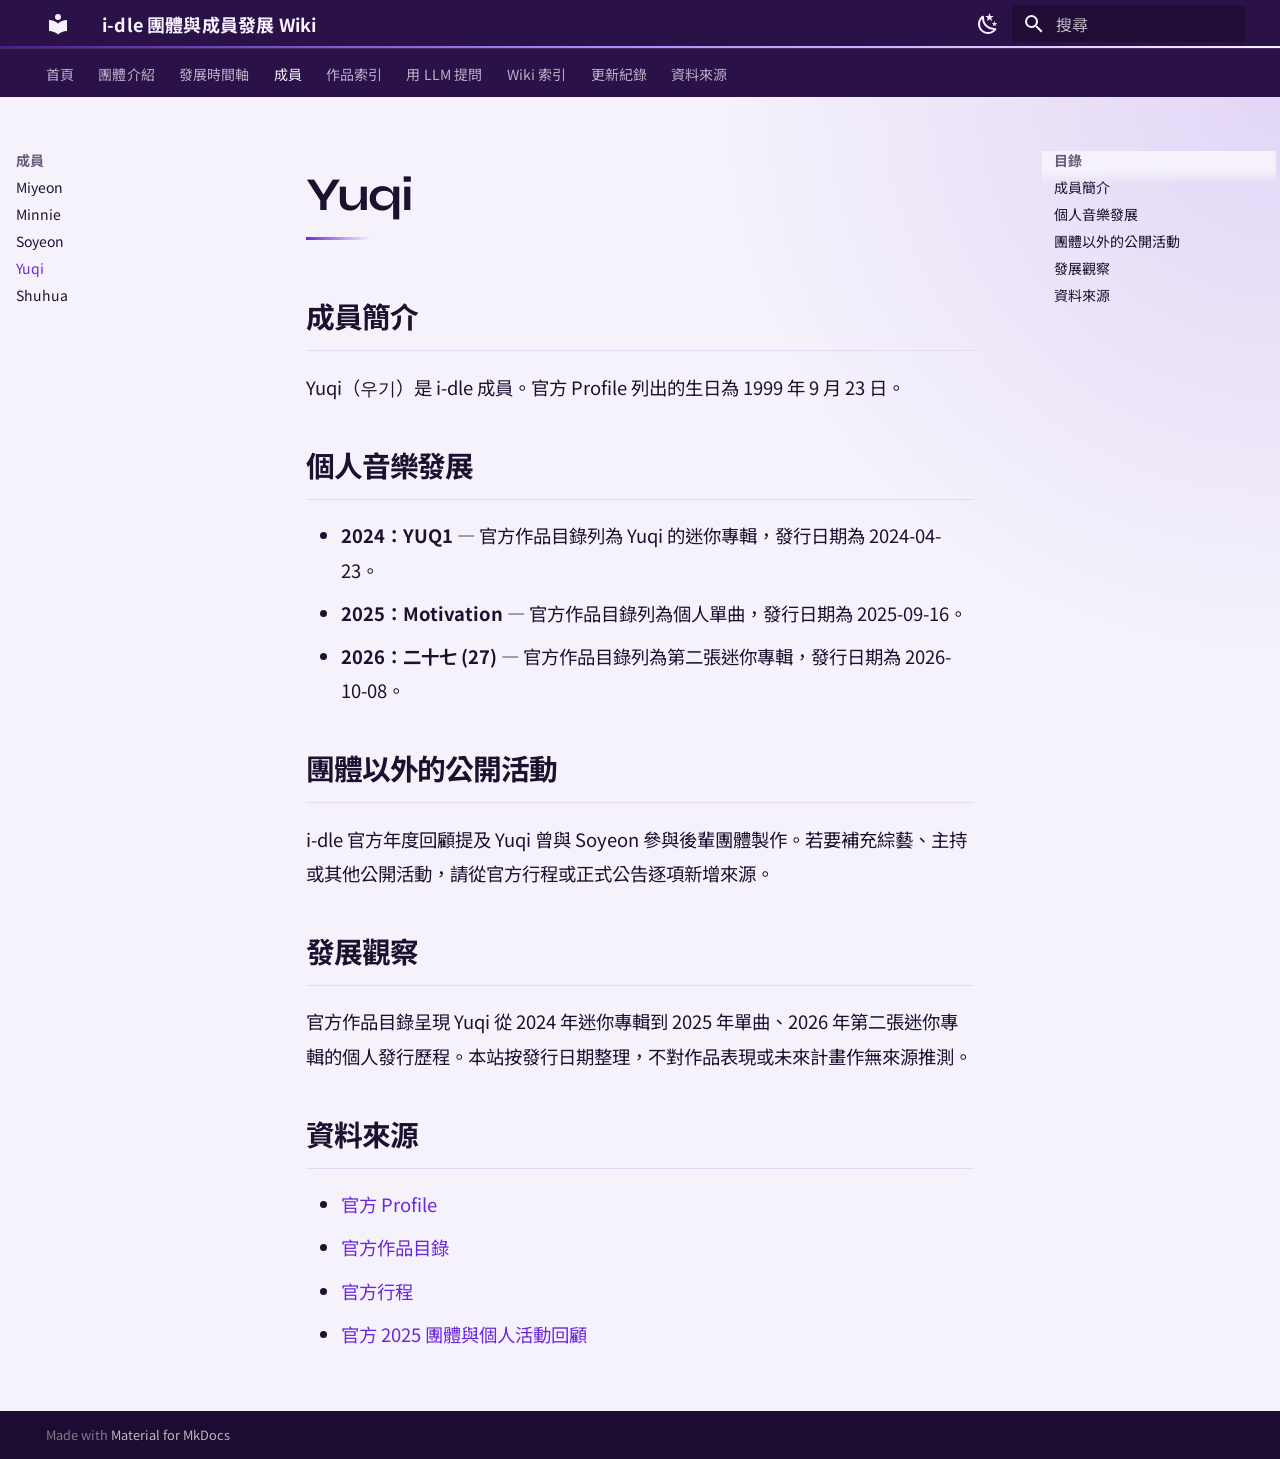
<file: members/yuqi/index.html>
<!doctype html>
<html lang="zh-TW" class="no-js">
  <head>
    
      <meta charset="utf-8">
      <meta name="viewport" content="width=device-width,initial-scale=1">
      
        <meta name="description" content="以來源為基礎整理 i-dle 團體歷程、作品與成員個人發展">
      
      
      
        <link rel="canonical" href="https://1111034011.github.io/idle_wiki/members/yuqi/">
      
      
        <link rel="prev" href="../soyeon/">
      
      
        <link rel="next" href="../shuhua/">
      
      
        
      
      
      <link rel="icon" href="../../assets/images/favicon.png">
      <meta name="generator" content="mkdocs-1.6.1, mkdocs-material-9.8.1">
    
    
      
        <title>Yuqi - i-dle 團體與成員發展 Wiki</title>
      
    
    
      <link rel="stylesheet" href="../../assets/stylesheets/main.57a0d79d.min.css">
      
        
        <link rel="stylesheet" href="../../assets/stylesheets/palette.fb2fffe2.min.css">
      
      


    
    
      
    
    
      
        
        
        <link rel="preconnect" href="https://fonts.gstatic.com" crossorigin>
        <link rel="stylesheet" href="https://fonts.googleapis.com/css?family=Roboto:300,300i,400,400i,700,700i%7CRoboto+Mono:400,400i,700,700i&display=fallback">
        <style>:root{--md-text-font:"Roboto";--md-code-font:"Roboto Mono"}</style>
      
    
    
      <link rel="stylesheet" href="../../stylesheets/extra.css">
    
    <script>__md_scope=new URL("../..",location),__md_hash=e=>[...e].reduce(((e,_)=>(e<<5)-e+_.charCodeAt(0)),0),__md_get=(e,_=localStorage,t=__md_scope)=>JSON.parse(_.getItem(t.pathname+"."+e)),__md_set=(e,_,t=localStorage,a=__md_scope)=>{try{t.setItem(a.pathname+"."+e,JSON.stringify(_))}catch(e){}}</script>
    
      

    
    
  </head>
  
  
    
    
      
    
    
    
    
    <body dir="ltr" data-md-color-scheme="default" data-md-color-primary="deep-purple" data-md-color-accent="purple">
  
    
    <input class="md-toggle" data-md-toggle="drawer" type="checkbox" id="__drawer" autocomplete="off">
    <input class="md-toggle" data-md-toggle="search" type="checkbox" id="__search" autocomplete="off">
    <label class="md-overlay" for="__drawer"></label>
    <div data-md-component="skip">
      
        
        <a href="#yuqi" class="md-skip">
          跳轉到
        </a>
      
    </div>
    <div data-md-component="announce">
      
    </div>
    
    
      

<header class="md-header" data-md-component="header">
  <nav class="md-header__inner md-grid" aria-label="頁首">
    <a href="../.." title="i-dle 團體與成員發展 Wiki" class="md-header__button md-logo" aria-label="i-dle 團體與成員發展 Wiki" data-md-component="logo">
      
  
  <svg xmlns="http://www.w3.org/2000/svg" viewBox="0 0 24 24"><path d="M12 8a3 3 0 0 0 3-3 3 3 0 0 0-3-3 3 3 0 0 0-3 3 3 3 0 0 0 3 3m0 3.54C9.64 9.35 6.5 8 3 8v11c3.5 0 6.64 1.35 9 3.54 2.36-2.19 5.5-3.54 9-3.54V8c-3.5 0-6.64 1.35-9 3.54"/></svg>

    </a>
    <label class="md-header__button md-icon" for="__drawer">
      
      <svg xmlns="http://www.w3.org/2000/svg" viewBox="0 0 24 24"><path d="M3 6h18v2H3zm0 5h18v2H3zm0 5h18v2H3z"/></svg>
    </label>
    <div class="md-header__title" data-md-component="header-title">
      <div class="md-header__ellipsis">
        <div class="md-header__topic">
          <span class="md-ellipsis">
            i-dle 團體與成員發展 Wiki
          </span>
        </div>
        <div class="md-header__topic" data-md-component="header-topic">
          <span class="md-ellipsis">
            
              Yuqi
            
          </span>
        </div>
      </div>
    </div>
    
      
        <form class="md-header__option" data-md-component="palette">
  
    
    
    
    <input class="md-option" data-md-color-media="(prefers-color-scheme: light)" data-md-color-scheme="default" data-md-color-primary="deep-purple" data-md-color-accent="purple"  aria-label="切換暗色模式"  type="radio" name="__palette" id="__palette_0">
    
      <label class="md-header__button md-icon" title="切換暗色模式" for="__palette_1" hidden>
        <svg xmlns="http://www.w3.org/2000/svg" viewBox="0 0 24 24"><path d="m17.75 4.09-2.53 1.94.91 3.06-2.63-1.81-2.63 1.81.91-3.06-2.53-1.94L12.44 4l1.06-3 1.06 3zm3.5 6.91-1.64 1.25.59 1.98-1.7-1.17-1.7 1.17.59-1.98L15.75 11l2.06-.05L18.5 9l.69 1.95zm-2.28 4.95c.83-.08 1.72 1.1 1.19 1.85-.32.45-.66.87-1.08 1.27C15.17 23 8.84 23 4.94 19.07c-3.91-3.9-3.91-10.24 0-14.14.4-.4.82-.76 1.27-1.08.75-.53 1.93.36 1.85 1.19-.27 2.86.69 5.83 2.89 8.02a9.96 9.96 0 0 0 8.02 2.89m-1.64 2.02a12.08 12.08 0 0 1-7.8-3.47c-2.17-2.19-3.33-5-3.49-7.82-2.81 3.14-2.7 7.96.31 10.98 3.02 3.01 7.84 3.12 10.98.31"/></svg>
      </label>
    
  
    
    
    
    <input class="md-option" data-md-color-media="(prefers-color-scheme: dark)" data-md-color-scheme="slate" data-md-color-primary="deep-purple" data-md-color-accent="purple"  aria-label="切換亮色模式"  type="radio" name="__palette" id="__palette_1">
    
      <label class="md-header__button md-icon" title="切換亮色模式" for="__palette_0" hidden>
        <svg xmlns="http://www.w3.org/2000/svg" viewBox="0 0 24 24"><path d="M12 7a5 5 0 0 1 5 5 5 5 0 0 1-5 5 5 5 0 0 1-5-5 5 5 0 0 1 5-5m0 2a3 3 0 0 0-3 3 3 3 0 0 0 3 3 3 3 0 0 0 3-3 3 3 0 0 0-3-3m0-7 2.39 3.42C13.65 5.15 12.84 5 12 5s-1.65.15-2.39.42zM3.34 7l4.16-.35A7.2 7.2 0 0 0 5.94 8.5c-.44.74-.69 1.5-.83 2.29zm.02 10 1.76-3.77a7.131 7.131 0 0 0 2.38 4.14zM20.65 7l-1.77 3.79a7.02 7.02 0 0 0-2.38-4.15zm-.01 10-4.14.36c.59-.51 1.12-1.14 1.54-1.86.42-.73.69-1.5.83-2.29zM12 22l-2.41-3.44c.74.27 1.55.44 2.41.44.82 0 1.63-.17 2.37-.44z"/></svg>
      </label>
    
  
</form>
      
    
    
      <script>var palette=__md_get("__palette");if(palette&&palette.color){if("(prefers-color-scheme)"===palette.color.media){var media=matchMedia("(prefers-color-scheme: light)"),input=document.querySelector(media.matches?"[data-md-color-media='(prefers-color-scheme: light)']":"[data-md-color-media='(prefers-color-scheme: dark)']");palette.color.media=input.getAttribute("data-md-color-media"),palette.color.scheme=input.getAttribute("data-md-color-scheme"),palette.color.primary=input.getAttribute("data-md-color-primary"),palette.color.accent=input.getAttribute("data-md-color-accent")}for(var[key,value]of Object.entries(palette.color))document.body.setAttribute("data-md-color-"+key,value)}</script>
    
    
    
      
      
        <label class="md-header__button md-icon" for="__search">
          
          <svg xmlns="http://www.w3.org/2000/svg" viewBox="0 0 24 24"><path d="M9.5 3A6.5 6.5 0 0 1 16 9.5c0 1.61-.59 3.09-1.56 4.23l.27.27h.79l5 5-1.5 1.5-5-5v-.79l-.27-.27A6.52 6.52 0 0 1 9.5 16 6.5 6.5 0 0 1 3 9.5 6.5 6.5 0 0 1 9.5 3m0 2C7 5 5 7 5 9.5S7 14 9.5 14 14 12 14 9.5 12 5 9.5 5"/></svg>
        </label>
        <div class="md-search" data-md-component="search" role="dialog">
  <label class="md-search__overlay" for="__search"></label>
  <div class="md-search__inner" role="search">
    <form class="md-search__form" name="search">
      <input type="text" class="md-search__input" name="query" aria-label="搜尋" placeholder="搜尋" autocapitalize="off" autocorrect="off" autocomplete="off" spellcheck="false" data-md-component="search-query" required>
      <label class="md-search__icon md-icon" for="__search">
        
        <svg xmlns="http://www.w3.org/2000/svg" viewBox="0 0 24 24"><path d="M9.5 3A6.5 6.5 0 0 1 16 9.5c0 1.61-.59 3.09-1.56 4.23l.27.27h.79l5 5-1.5 1.5-5-5v-.79l-.27-.27A6.52 6.52 0 0 1 9.5 16 6.5 6.5 0 0 1 3 9.5 6.5 6.5 0 0 1 9.5 3m0 2C7 5 5 7 5 9.5S7 14 9.5 14 14 12 14 9.5 12 5 9.5 5"/></svg>
        
        <svg xmlns="http://www.w3.org/2000/svg" viewBox="0 0 24 24"><path d="M20 11v2H8l5.5 5.5-1.42 1.42L4.16 12l7.92-7.92L13.5 5.5 8 11z"/></svg>
      </label>
      <nav class="md-search__options" aria-label="搜尋">
        
        <button type="reset" class="md-search__icon md-icon" title="清除" aria-label="清除" tabindex="-1">
          
          <svg xmlns="http://www.w3.org/2000/svg" viewBox="0 0 24 24"><path d="M19 6.41 17.59 5 12 10.59 6.41 5 5 6.41 10.59 12 5 17.59 6.41 19 12 13.41 17.59 19 19 17.59 13.41 12z"/></svg>
        </button>
      </nav>
      
        <div class="md-search__suggest" data-md-component="search-suggest"></div>
      
    </form>
    <div class="md-search__output">
      <div class="md-search__scrollwrap" tabindex="0" data-md-scrollfix>
        <div class="md-search-result" data-md-component="search-result">
          <div class="md-search-result__meta">
            正在初始化搜尋引擎
          </div>
          <ol class="md-search-result__list" role="presentation"></ol>
        </div>
      </div>
    </div>
  </div>
</div>
      
    
    
  </nav>
  
</header>
    
    <div class="md-container" data-md-component="container">
      
      
        
          
            
<nav class="md-tabs" aria-label="標籤" data-md-component="tabs">
  <div class="md-grid">
    <ul class="md-tabs__list">
      
        
  
  
  
  
    <li class="md-tabs__item">
      <a href="../.." class="md-tabs__link">
        
  
  
    
  
  首頁

      </a>
    </li>
  

      
        
  
  
  
  
    <li class="md-tabs__item">
      <a href="../../group/" class="md-tabs__link">
        
  
  
    
  
  團體介紹

      </a>
    </li>
  

      
        
  
  
  
  
    <li class="md-tabs__item">
      <a href="../../timeline/" class="md-tabs__link">
        
  
  
    
  
  發展時間軸

      </a>
    </li>
  

      
        
  
  
  
    
  
  
    
    
      <li class="md-tabs__item md-tabs__item--active">
        <a href="../miyeon/" class="md-tabs__link">
          
  
  
  成員

        </a>
      </li>
    
  

      
        
  
  
  
  
    <li class="md-tabs__item">
      <a href="../../works/" class="md-tabs__link">
        
  
  
    
  
  作品索引

      </a>
    </li>
  

      
        
  
  
  
  
    <li class="md-tabs__item">
      <a href="../../llm-wiki/" class="md-tabs__link">
        
  
  
    
  
  用 LLM 提問

      </a>
    </li>
  

      
        
  
  
  
  
    <li class="md-tabs__item">
      <a href="../../wiki-index/" class="md-tabs__link">
        
  
  
    
  
  Wiki 索引

      </a>
    </li>
  

      
        
  
  
  
  
    <li class="md-tabs__item">
      <a href="../../log/" class="md-tabs__link">
        
  
  
    
  
  更新紀錄

      </a>
    </li>
  

      
        
  
  
  
  
    <li class="md-tabs__item">
      <a href="../../sources/" class="md-tabs__link">
        
  
  
    
  
  資料來源

      </a>
    </li>
  

      
    </ul>
  </div>
</nav>
          
        
      
      <main class="md-main" data-md-component="main">
        <div class="md-main__inner md-grid">
          
            
              
              <div class="md-sidebar md-sidebar--primary" data-md-component="sidebar" data-md-type="navigation" >
                <div class="md-sidebar__scrollwrap">
                  <div class="md-sidebar__inner">
                    


  


<nav class="md-nav md-nav--primary md-nav--lifted" aria-label="導覽列" data-md-level="0">
  <label class="md-nav__title" for="__drawer">
    <a href="../.." title="i-dle 團體與成員發展 Wiki" class="md-nav__button md-logo" aria-label="i-dle 團體與成員發展 Wiki" data-md-component="logo">
      
  
  <svg xmlns="http://www.w3.org/2000/svg" viewBox="0 0 24 24"><path d="M12 8a3 3 0 0 0 3-3 3 3 0 0 0-3-3 3 3 0 0 0-3 3 3 3 0 0 0 3 3m0 3.54C9.64 9.35 6.5 8 3 8v11c3.5 0 6.64 1.35 9 3.54 2.36-2.19 5.5-3.54 9-3.54V8c-3.5 0-6.64 1.35-9 3.54"/></svg>

    </a>
    i-dle 團體與成員發展 Wiki
  </label>
  
  <ul class="md-nav__list" data-md-scrollfix>
    
      
      
  
  
  
  
    <li class="md-nav__item">
      <a href="../.." class="md-nav__link">
        
  
  
  <span class="md-ellipsis">
    
  
    首頁
  

    
  </span>
  
  

      </a>
    </li>
  

    
      
      
  
  
  
  
    <li class="md-nav__item">
      <a href="../../group/" class="md-nav__link">
        
  
  
  <span class="md-ellipsis">
    
  
    團體介紹
  

    
  </span>
  
  

      </a>
    </li>
  

    
      
      
  
  
  
  
    <li class="md-nav__item">
      <a href="../../timeline/" class="md-nav__link">
        
  
  
  <span class="md-ellipsis">
    
  
    發展時間軸
  

    
  </span>
  
  

      </a>
    </li>
  

    
      
      
  
  
    
  
  
  
    
    
    
    
      
        
        
      
      
        
      
    
    
    <li class="md-nav__item md-nav__item--active md-nav__item--section md-nav__item--nested">
      
        
        
        <input class="md-nav__toggle md-toggle " type="checkbox" id="__nav_4" checked>
        
          
          <label class="md-nav__link" for="__nav_4" id="__nav_4_label" tabindex="">
            
  
  
  <span class="md-ellipsis">
    
  
    成員
  

    
  </span>
  
  

            <span class="md-nav__icon md-icon"></span>
          </label>
        
        <nav class="md-nav" data-md-level="1" aria-labelledby="__nav_4_label" aria-expanded="true">
          <label class="md-nav__title" for="__nav_4">
            <span class="md-nav__icon md-icon"></span>
            
  
    成員
  

          </label>
          <ul class="md-nav__list" data-md-scrollfix>
            
              
                
  
  
  
  
    <li class="md-nav__item">
      <a href="../miyeon/" class="md-nav__link">
        
  
  
  <span class="md-ellipsis">
    
  
    Miyeon
  

    
  </span>
  
  

      </a>
    </li>
  

              
            
              
                
  
  
  
  
    <li class="md-nav__item">
      <a href="../minnie/" class="md-nav__link">
        
  
  
  <span class="md-ellipsis">
    
  
    Minnie
  

    
  </span>
  
  

      </a>
    </li>
  

              
            
              
                
  
  
  
  
    <li class="md-nav__item">
      <a href="../soyeon/" class="md-nav__link">
        
  
  
  <span class="md-ellipsis">
    
  
    Soyeon
  

    
  </span>
  
  

      </a>
    </li>
  

              
            
              
                
  
  
    
  
  
  
    <li class="md-nav__item md-nav__item--active">
      
      <input class="md-nav__toggle md-toggle" type="checkbox" id="__toc">
      
      
        
      
      
        <label class="md-nav__link md-nav__link--active" for="__toc">
          
  
  
  <span class="md-ellipsis">
    
  
    Yuqi
  

    
  </span>
  
  

          <span class="md-nav__icon md-icon"></span>
        </label>
      
      <a href="./" class="md-nav__link md-nav__link--active">
        
  
  
  <span class="md-ellipsis">
    
  
    Yuqi
  

    
  </span>
  
  

      </a>
      
        

<nav class="md-nav md-nav--secondary" aria-label="目錄">
  
  
  
    
  
  
    <label class="md-nav__title" for="__toc">
      <span class="md-nav__icon md-icon"></span>
      目錄
    </label>
    <ul class="md-nav__list" data-md-component="toc" data-md-scrollfix>
      
        <li class="md-nav__item">
  <a href="#_1" class="md-nav__link">
    <span class="md-ellipsis">
      
        成員簡介
      
    </span>
  </a>
  
</li>
      
        <li class="md-nav__item">
  <a href="#_2" class="md-nav__link">
    <span class="md-ellipsis">
      
        個人音樂發展
      
    </span>
  </a>
  
</li>
      
        <li class="md-nav__item">
  <a href="#_3" class="md-nav__link">
    <span class="md-ellipsis">
      
        團體以外的公開活動
      
    </span>
  </a>
  
</li>
      
        <li class="md-nav__item">
  <a href="#_4" class="md-nav__link">
    <span class="md-ellipsis">
      
        發展觀察
      
    </span>
  </a>
  
</li>
      
        <li class="md-nav__item">
  <a href="#_5" class="md-nav__link">
    <span class="md-ellipsis">
      
        資料來源
      
    </span>
  </a>
  
</li>
      
    </ul>
  
</nav>
      
    </li>
  

              
            
              
                
  
  
  
  
    <li class="md-nav__item">
      <a href="../shuhua/" class="md-nav__link">
        
  
  
  <span class="md-ellipsis">
    
  
    Shuhua
  

    
  </span>
  
  

      </a>
    </li>
  

              
            
          </ul>
        </nav>
      
    </li>
  

    
      
      
  
  
  
  
    <li class="md-nav__item">
      <a href="../../works/" class="md-nav__link">
        
  
  
  <span class="md-ellipsis">
    
  
    作品索引
  

    
  </span>
  
  

      </a>
    </li>
  

    
      
      
  
  
  
  
    <li class="md-nav__item">
      <a href="../../llm-wiki/" class="md-nav__link">
        
  
  
  <span class="md-ellipsis">
    
  
    用 LLM 提問
  

    
  </span>
  
  

      </a>
    </li>
  

    
      
      
  
  
  
  
    <li class="md-nav__item">
      <a href="../../wiki-index/" class="md-nav__link">
        
  
  
  <span class="md-ellipsis">
    
  
    Wiki 索引
  

    
  </span>
  
  

      </a>
    </li>
  

    
      
      
  
  
  
  
    <li class="md-nav__item">
      <a href="../../log/" class="md-nav__link">
        
  
  
  <span class="md-ellipsis">
    
  
    更新紀錄
  

    
  </span>
  
  

      </a>
    </li>
  

    
      
      
  
  
  
  
    <li class="md-nav__item">
      <a href="../../sources/" class="md-nav__link">
        
  
  
  <span class="md-ellipsis">
    
  
    資料來源
  

    
  </span>
  
  

      </a>
    </li>
  

    
  </ul>
</nav>
                  </div>
                </div>
              </div>
            
            
              
              <div class="md-sidebar md-sidebar--secondary" data-md-component="sidebar" data-md-type="toc" >
                <div class="md-sidebar__scrollwrap">
                  <div class="md-sidebar__inner">
                    

<nav class="md-nav md-nav--secondary" aria-label="目錄">
  
  
  
    
  
  
    <label class="md-nav__title" for="__toc">
      <span class="md-nav__icon md-icon"></span>
      目錄
    </label>
    <ul class="md-nav__list" data-md-component="toc" data-md-scrollfix>
      
        <li class="md-nav__item">
  <a href="#_1" class="md-nav__link">
    <span class="md-ellipsis">
      
        成員簡介
      
    </span>
  </a>
  
</li>
      
        <li class="md-nav__item">
  <a href="#_2" class="md-nav__link">
    <span class="md-ellipsis">
      
        個人音樂發展
      
    </span>
  </a>
  
</li>
      
        <li class="md-nav__item">
  <a href="#_3" class="md-nav__link">
    <span class="md-ellipsis">
      
        團體以外的公開活動
      
    </span>
  </a>
  
</li>
      
        <li class="md-nav__item">
  <a href="#_4" class="md-nav__link">
    <span class="md-ellipsis">
      
        發展觀察
      
    </span>
  </a>
  
</li>
      
        <li class="md-nav__item">
  <a href="#_5" class="md-nav__link">
    <span class="md-ellipsis">
      
        資料來源
      
    </span>
  </a>
  
</li>
      
    </ul>
  
</nav>
                  </div>
                </div>
              </div>
            
          
          
            <div class="md-content" data-md-component="content">
              
              <article class="md-content__inner md-typeset">
                
                  



<h1 id="yuqi">Yuqi</h1>
<h2 id="_1">成員簡介</h2>
<p>Yuqi（우기）是 i-dle 成員。官方 Profile 列出的生日為 1999 年 9 月 23 日。</p>
<h2 id="_2">個人音樂發展</h2>
<ul>
<li><strong>2024：YUQ1</strong> — 官方作品目錄列為 Yuqi 的迷你專輯，發行日期為 2024-04-23。</li>
<li><strong>2025：Motivation</strong> — 官方作品目錄列為個人單曲，發行日期為 2025-09-16。</li>
<li><strong>2026：二十七 (27)</strong> — 官方作品目錄列為第二張迷你專輯，發行日期為 2026-10-08。</li>
</ul>
<h2 id="_3">團體以外的公開活動</h2>
<p>i-dle 官方年度回顧提及 Yuqi 曾與 Soyeon 參與後輩團體製作。若要補充綜藝、主持或其他公開活動，請從官方行程或正式公告逐項新增來源。</p>
<h2 id="_4">發展觀察</h2>
<p>官方作品目錄呈現 Yuqi 從 2024 年迷你專輯到 2025 年單曲、2026 年第二張迷你專輯的個人發行歷程。本站按發行日期整理，不對作品表現或未來計畫作無來源推測。</p>
<h2 id="_5">資料來源</h2>
<ul>
<li><a href="https://i-dle.cubeent.co.jp/profile/">官方 Profile</a></li>
<li><a href="https://i-dle.cubeent.co.jp/discography/">官方作品目錄</a></li>
<li><a href="https://i-dle.cubeent.co.jp/schedule/">官方行程</a></li>
<li><a href="https://i-dle.cubeent.co.jp/news/2595/">官方 2025 團體與個人活動回顧</a></li>
</ul>












                
              </article>
            </div>
          
          
<script>var target=document.getElementById(location.hash.slice(1));target&&target.name&&(target.checked=target.name.startsWith("__tabbed_"))</script>
        </div>
        
          <button type="button" class="md-top md-icon" data-md-component="top" hidden>
  
  <svg xmlns="http://www.w3.org/2000/svg" viewBox="0 0 24 24"><path d="M13 20h-2V8l-5.5 5.5-1.42-1.42L12 4.16l7.92 7.92-1.42 1.42L13 8z"/></svg>
  回到頂端
</button>
        
      </main>
      
        <footer class="md-footer">
  
  <div class="md-footer-meta md-typeset">
    <div class="md-footer-meta__inner md-grid">
      <div class="md-copyright">
  
  
    Made with
    <a href="https://squidfunk.github.io/mkdocs-material/" target="_blank" rel="noopener">
      Material for MkDocs
    </a>
  
</div>
      
    </div>
  </div>
</footer>
      
    </div>
    <div class="md-dialog" data-md-component="dialog">
      <div class="md-dialog__inner md-typeset"></div>
    </div>
    
    
    
      
      
      <script id="__config" type="application/json">{"annotate": null, "base": "../..", "features": ["navigation.tabs", "navigation.sections", "navigation.top", "search.suggest", "search.highlight", "toc.follow"], "search": "../../assets/javascripts/workers/search.a7633da7.min.js", "tags": null, "translations": {"clipboard.copied": "\u5df2\u8907\u88fd", "clipboard.copy": "\u8907\u88fd", "search.result.more.one": "\u6b64\u9801\u5c1a\u6709 1 \u500b\u7b26\u5408\u7684\u9805\u76ee", "search.result.more.other": "\u6b64\u9801\u5c1a\u6709 # \u500b\u7b26\u5408\u7684\u9805\u76ee", "search.result.none": "\u6c92\u6709\u7b26\u5408\u7684\u9805\u76ee", "search.result.one": "\u627e\u5230 1 \u500b\u7b26\u5408\u7684\u9805\u76ee", "search.result.other": "\u627e\u5230 # \u500b\u7b26\u5408\u7684\u9805\u76ee", "search.result.placeholder": "\u6253\u5b57\u9032\u884c\u641c\u5c0b", "search.result.term.missing": "\u7f3a\u5c11\u5b57\u8a5e", "select.version": "\u9078\u64c7\u7248\u672c"}, "version": null}</script>
    
    
      <script src="../../assets/javascripts/bundle.a5f9d56c.min.js"></script>
      
        <script src="../../javascripts/ask.js"></script>
      
    
  </body>
</html>
</file>
<file: stylesheets/extra.css>
@import url('https://fonts.googleapis.com/css2?family=Noto+Sans+TC:wght@400;500;600;700;800&family=Syne:wght@600;700;800&display=swap');

:root {
  --md-text-font: 'Noto Sans TC', 'DM Sans', sans-serif;
  --md-heading-font: 'Syne', 'Noto Sans TC', sans-serif;
}

[data-md-color-scheme="default"] {
  --md-hue: 272;
  --idle-ink: #1c1230;
  --idle-muted: #675d78;
  --idle-paper: #f5f2fb;
  --idle-line: #e3daf3;
  --idle-card: #ffffff;
  --idle-card-2: #f7f2ff;
  --idle-accent: #6d28d9;
  --idle-accent-2: #8b5cf6;
  --idle-soft: #efe7fb;
  --idle-header: #2a1248;
  --idle-glow: rgba(109, 40, 217, .14);
  --md-primary-fg-color: #3b0764;
  --md-primary-fg-color--light: #6d28d9;
  --md-primary-fg-color--dark: #1e0b36;
  --md-primary-bg-color: #f7f2ff;
  --md-accent-fg-color: #7c3aed;
  --md-default-bg-color: var(--idle-paper);
  --md-default-fg-color: var(--idle-ink);
  --md-default-fg-color--light: #675d78;
  --md-typeset-a-color: #6d28d9;
  --md-footer-bg-color: #2a1248;
  --md-code-bg-color: #efe8f8;
}

[data-md-color-scheme="slate"] {
  --md-hue: 276;
  --idle-ink: #f4eeff;
  --idle-muted: #b7a8cf;
  --idle-paper: #100b18;
  --idle-line: rgba(196, 181, 253, .22);
  --idle-card: #1b132b;
  --idle-card-2: #241735;
  --idle-accent: #d8b4fe;
  --idle-accent-2: #c4b5fd;
  --idle-soft: #2a1b42;
  --idle-header: #140c22;
  --idle-glow: rgba(167, 139, 250, .28);
  --md-primary-fg-color: #1a102b;
  --md-primary-fg-color--light: #6d28d9;
  --md-primary-fg-color--dark: #0c0714;
  --md-primary-bg-color: #f6f0ff;
  --md-accent-fg-color: #c4b5fd;
  --md-default-bg-color: #100b18;
  --md-default-fg-color: #f4eeff;
  --md-default-fg-color--light: #cbbfe0;
  --md-default-fg-color--lighter: rgba(244, 238, 255, .45);
  --md-typeset-a-color: #d8b4fe;
  --md-footer-bg-color: #140c22;
}

.md-header,
.md-tabs,
.md-footer {
  background: var(--idle-header);
}

.md-header {
  border-bottom: 0;
  box-shadow: none;
}

.md-header--shadow {
  box-shadow: 0 8px 24px rgba(24, 10, 40, .18);
}

.md-header::after {
  content: '';
  position: absolute;
  left: 0;
  right: 0;
  bottom: 0;
  height: 2px;
  background: linear-gradient(90deg, #4c1d95 0%, #a78bfa 46%, #f5f3ff 100%);
}

.md-tabs {
  border-top: 1px solid rgba(216, 180, 254, .16);
}

.md-header__title,
.md-tabs__link {
  letter-spacing: .01em;
}

.md-header__button,
.md-logo,
.md-search__input,
.md-tabs__link {
  color: #f6f0ff;
}

.md-tabs__link--active,
.md-tabs__link:hover {
  color: #fff;
}

.md-main {
  background:
    radial-gradient(circle at 100% 0%, var(--idle-glow), transparent 28rem),
    var(--md-default-bg-color);
}

.md-main__inner { max-width: 1440px; }
.md-content { max-width: 1120px; margin: 0 auto; }
.md-content__inner { margin: 0; padding: 1.6rem 2rem 3rem; }
.md-sidebar--secondary { display: none; }

.md-typeset {
  font-size: .92rem;
  line-height: 1.85;
  color: var(--idle-ink);
}

.md-typeset h1,
.md-typeset h2,
.md-typeset h3 {
  color: var(--idle-ink);
  font-family: 'Syne', 'Noto Sans TC', sans-serif;
  font-weight: 700;
  letter-spacing: -.04em;
}

.md-typeset h1 {
  font-size: 2.35rem;
  line-height: 1.2;
}

.md-typeset h1::after {
  content: '';
  display: block;
  width: 3.2rem;
  height: 3px;
  margin-top: .7rem;
  background: linear-gradient(90deg, var(--idle-accent), transparent);
}

.md-typeset h2 {
  margin-top: 2.2rem;
  padding-bottom: .55rem;
  border-bottom: 1px solid var(--idle-line);
}

.md-typeset a { color: var(--idle-accent); }
.md-typeset a:hover { color: var(--idle-accent-2); }

.md-typeset table:not([class]) {
  border: 1px solid var(--idle-line);
}

.md-typeset table:not([class]) th {
  background: var(--idle-soft);
  color: var(--idle-ink);
  font-weight: 700;
}

.md-typeset table:not([class]) td {
  border-color: var(--idle-line);
}

.md-typeset blockquote {
  border-color: var(--idle-accent-2);
  background: var(--idle-soft);
  color: var(--idle-ink);
}

.md-typeset hr { border-color: var(--idle-line); }

.md-nav__link--active,
.md-nav__item--active > .md-nav__link {
  color: var(--idle-accent);
}

.home-hero {
  position: relative;
  isolation: isolate;
  min-height: 520px;
  overflow: hidden;
  display: flex;
  align-items: center;
  justify-content: space-between;
  gap: 1.5rem;
  padding: clamp(2rem, 5vw, 4.2rem) clamp(1.4rem, 4vw, 3.4rem) 6.4rem;
  border-radius: 2px;
  color: #f7f3ff;
  background-color: #160824;
  background-image:
    linear-gradient(rgba(255, 255, 255, .045) 1px, transparent 1px),
    linear-gradient(90deg, rgba(255, 255, 255, .045) 1px, transparent 1px),
    radial-gradient(circle at 82% 28%, rgba(196, 181, 253, .62), transparent 24%),
    linear-gradient(122deg, #120818 0%, #3b0764 46%, #6d28d9 100%);
  background-size: 42px 42px, 42px 42px, auto, auto;
  box-shadow: 0 28px 70px rgba(46, 16, 80, .28);
}

.home-hero::after {
  content: '';
  position: absolute;
  z-index: 0;
  right: -8%;
  top: -30%;
  width: 48%;
  height: 160%;
  background: linear-gradient(115deg, transparent 42%, rgba(237, 233, 254, .16) 49%, transparent 56%);
  pointer-events: none;
}

.hero-copy {
  position: relative;
  z-index: 2;
  flex: 1 1 auto;
  min-width: 0;
  max-width: 40rem;
  container-type: inline-size;
}

.eyebrow {
  margin: 0 0 .8rem;
  color: var(--idle-accent);
  font-family: 'Syne', 'Noto Sans TC', sans-serif;
  font-size: .68rem;
  font-weight: 700;
  letter-spacing: .2em;
  text-transform: uppercase;
}

.home-hero .eyebrow { color: #e9d5ff; }

.md-typeset .home-hero h1 {
  margin: 0;
  color: white;
  font-size: clamp(2rem, 4vw, 3.5rem);
  font-size: clamp(2rem, 9.4cqi, 4.1rem);
  line-height: 1.12;
  letter-spacing: -.04em;
}

.md-typeset .home-hero h1::after { display: none; }

.home-hero h1 span {
  color: #e9d5ff;
  white-space: nowrap;
}

.md-typeset .hero-intro {
  max-width: 32rem;
  margin: 1.15rem 0 1.55rem;
  color: rgba(247, 243, 255, .78);
  font-size: 1rem;
}

.hero-actions { display: flex; flex-wrap: wrap; gap: .7rem; }

.button {
  display: inline-flex;
  align-items: center;
  gap: .85rem;
  padding: .78rem 1.05rem;
  border-radius: 2px;
  font-size: .8rem;
  font-weight: 700;
  letter-spacing: .04em;
  text-decoration: none !important;
}

.button-primary {
  background: #f5f3ff;
  color: #3b0764 !important;
}

.button-primary:hover { background: #ddd6fe; }

.button-quiet {
  border: 1px solid rgba(237, 233, 254, .45);
  color: white !important;
}

.button-quiet:hover { background: rgba(255, 255, 255, .08); }

.hero-mark {
  position: relative;
  z-index: 1;
  flex: 0 0 auto;
  width: min(18vw, 190px);
  margin-right: .5rem;
  aspect-ratio: 1;
  display: grid;
  place-items: center;
  border: 1px solid rgba(237, 233, 254, .28);
  color: rgba(255, 255, 255, .92);
  font-family: 'Syne', sans-serif;
  font-size: clamp(4.4rem, 7vw, 6.4rem);
  font-weight: 800;
  line-height: .8;
  text-shadow: 0 0 40px rgba(196, 181, 253, .45);
}

.hero-mark::before,
.hero-mark::after {
  content: '';
  position: absolute;
  inset: 11%;
  border: 1px solid rgba(233, 213, 255, .22);
}

.hero-mark::after { inset: 23%; }

.hero-mark span { position: relative; z-index: 1; }

.hero-mark i {
  position: absolute;
  right: 14%;
  top: 12%;
  color: #e9d5ff;
  font-size: 2rem;
  font-style: normal;
}

.hero-mark b {
  position: absolute;
  right: 16%;
  bottom: 12%;
  z-index: 1;
  color: #e9d5ff;
  font-size: 1.35rem;
  letter-spacing: .08em;
}

.md-typeset ol.hero-lineup {
  position: absolute;
  z-index: 2;
  left: 0;
  right: 0;
  bottom: 0;
  display: grid;
  grid-template-columns: repeat(5, 1fr);
  margin: 0;
  padding: 0;
  list-style: none;
  border-top: 1px solid rgba(237, 233, 254, .2);
  background: rgba(12, 6, 22, .42);
  backdrop-filter: blur(10px);
}

.md-typeset ol.hero-lineup > li {
  margin: 0;
  padding: 0;
}

.hero-lineup a {
  display: flex;
  flex-direction: column;
  gap: .12rem;
  min-height: 4.3rem;
  padding: .75rem 1rem .85rem;
  border-right: 1px solid rgba(237, 233, 254, .14);
  color: white !important;
  text-decoration: none !important;
}

.hero-lineup li:last-child a { border-right: 0; }

.hero-lineup b {
  color: #d8b4fe;
  font-family: 'Syne', sans-serif;
  font-size: .62rem;
  letter-spacing: .16em;
}

.hero-lineup span {
  font-family: 'Syne', sans-serif;
  font-size: 1rem;
  font-weight: 700;
  letter-spacing: .03em;
}

.hero-lineup a:hover { background: rgba(167, 139, 250, .18); }

.intro-row {
  display: grid;
  grid-template-columns: 1.1fr .9fr;
  align-items: end;
  gap: 2rem;
  padding: 3.2rem .1rem 2.2rem;
}

.md-typeset .intro-row h2,
.md-typeset .member-section h2,
.md-typeset .path-section h2 {
  margin: 0;
  font-size: clamp(1.7rem, 3vw, 2.5rem);
  line-height: 1.25;
}

.intro-row h2::after,
.member-section h2::after,
.path-section h2::after { display: none; }

.md-typeset .intro-row > p {
  max-width: 34rem;
  margin: 0 0 .3rem;
  color: var(--idle-muted);
}

.member-section { padding: 1rem 0 3rem; }

.section-heading {
  display: flex;
  justify-content: space-between;
  align-items: end;
  gap: 1rem;
  margin-bottom: 1.15rem;
}

.section-heading > a {
  color: var(--idle-accent);
  font-size: .75rem;
  font-weight: 700;
  letter-spacing: .04em;
  text-decoration: none;
}

.member-grid {
  display: grid;
  grid-template-columns: repeat(6, 1fr);
  gap: .75rem;
}

.member-card {
  position: relative;
  grid-column: span 2;
  min-height: 188px;
  display: flex;
  flex-direction: column;
  justify-content: end;
  overflow: hidden;
  padding: 1.15rem 1.15rem 1.05rem;
  border: 1px solid var(--idle-line);
  border-radius: 2px;
  background:
    linear-gradient(160deg, transparent 0%, var(--idle-soft) 140%),
    var(--idle-card);
  color: var(--idle-ink) !important;
  text-decoration: none !important;
  transition: transform .2s ease, border-color .2s ease, box-shadow .2s ease;
}

.member-card:nth-child(4) { grid-column: 2 / span 2; }

.member-card:hover {
  transform: translateY(-4px);
  border-color: var(--idle-accent-2);
  box-shadow: 0 16px 34px var(--idle-glow);
}

.member-card::before {
  content: '';
  position: absolute;
  top: .75rem;
  right: .75rem;
  width: 16px;
  height: 16px;
  border-top: 1.5px solid var(--idle-accent);
  border-right: 1.5px solid var(--idle-accent);
}

.member-number {
  position: absolute;
  top: .95rem;
  left: 1.05rem;
  color: var(--idle-accent);
  font-family: 'Syne', sans-serif;
  font-size: .62rem;
  font-weight: 700;
  letter-spacing: .14em;
}

.member-card strong {
  position: relative;
  font-family: 'Syne', sans-serif;
  font-size: 1.55rem;
  font-weight: 800;
  letter-spacing: .04em;
}

.member-note {
  position: relative;
  margin-top: .2rem;
  color: var(--idle-muted);
  font-size: .74rem;
}

.member-arrow {
  position: absolute;
  right: 1rem;
  bottom: .9rem;
  color: var(--idle-accent);
  font-size: 1.05rem;
}

.path-section {
  padding: 2.3rem 0 2.6rem;
  border-top: 1px solid var(--idle-line);
}

.path-grid {
  display: grid;
  grid-template-columns: repeat(auto-fit, minmax(210px, 1fr));
  gap: .75rem;
  margin-top: 1.2rem;
}

.path-card {
  display: flex;
  align-items: center;
  gap: .85rem;
  min-height: 96px;
  padding: 1rem 1rem 1rem .95rem;
  border: 1px solid var(--idle-line);
  border-left: 3px solid var(--idle-accent-2);
  border-radius: 2px;
  background: var(--idle-card);
  color: var(--idle-ink) !important;
  text-decoration: none !important;
  transition: transform .2s ease, border-color .2s ease;
}

.path-card:hover {
  transform: translateY(-3px);
  border-color: var(--idle-accent-2);
}

.path-card > span {
  align-self: flex-start;
  color: var(--idle-accent);
  font-family: 'Syne', sans-serif;
  font-size: .68rem;
  font-weight: 700;
  letter-spacing: .08em;
}

.path-card div { display: grid; gap: .25rem; flex: 1; }
.path-card strong { font-size: .92rem; }
.path-card small { color: var(--idle-muted); font-size: .72rem; }
.path-card > b { color: var(--idle-accent); }

.home-foot {
  display: flex;
  justify-content: space-between;
  gap: 1rem;
  padding: 1rem .1rem;
  border-top: 1px solid var(--idle-line);
  color: var(--idle-muted);
  font-size: .72rem;
}

.home-foot a {
  color: var(--idle-accent);
  font-weight: 700;
  text-decoration: none;
}

.ask-box {
  display: grid;
  gap: .75rem;
  margin: 1rem 0 1.5rem;
  padding: 1rem;
  border: 1px solid var(--idle-line);
  border-left: 3px solid var(--idle-accent-2);
  background: var(--idle-card);
}

.ask-box label {
  color: var(--idle-ink);
  font-weight: 700;
}

.ask-note {
  margin: 0;
  color: var(--idle-muted);
  font-size: .8rem;
}

.ask-thread {
  display: grid;
  gap: .7rem;
  max-height: 28rem;
  overflow: auto;
}

.ask-thread:empty { display: none; }

.ask-bubble {
  padding: .8rem .9rem;
  border: 1px solid var(--idle-line);
  background: var(--idle-paper);
}

.ask-bubble-user { border-left: 3px solid var(--idle-accent-2); }
.ask-bubble-assistant { background: var(--idle-soft); }
.ask-bubble-error { border-left: 3px solid #b45309; }

.ask-who {
  margin: 0 0 .35rem;
  color: var(--idle-accent);
  font-size: .68rem;
  font-weight: 700;
  letter-spacing: .08em;
}

.ask-body {
  margin: 0;
  white-space: pre-wrap;
}

.ask-bubble-pending .ask-body { color: var(--idle-muted); }

.md-typeset .ask-box textarea {
  width: 100%;
  min-height: 7.5rem;
  margin: 0;
  padding: .85rem .9rem;
  border: 1px solid var(--idle-line);
  border-radius: 2px;
  background: var(--idle-paper);
  color: var(--idle-ink);
  font: inherit;
  line-height: 1.7;
  resize: vertical;
}

.ask-actions {
  display: flex;
  flex-wrap: wrap;
  gap: .6rem;
}

.md-typeset .ask-box button {
  margin: 0;
  padding: .72rem .95rem;
  border: 0;
  border-radius: 2px;
  background: #6d28d9;
  color: #f7f3ff;
  font: inherit;
  font-size: .82rem;
  font-weight: 700;
  cursor: pointer;
}

.md-typeset .ask-box button.ask-quiet {
  background: transparent;
  color: var(--idle-accent);
  border: 1px solid var(--idle-accent-2);
}

.md-typeset .ask-box button:hover {
  filter: brightness(1.08);
}

.md-typeset .ask-box button:focus-visible,
.md-typeset .ask-box textarea:focus-visible,
.md-typeset .ask-box input:focus-visible {
  outline: 2px solid #c4b5fd;
  outline-offset: 3px;
}

.ask-status {
  min-height: 1.4em;
  margin: 0;
  color: var(--idle-muted);
  font-size: .8rem;
}

.wiki-knowledge {
  margin-top: .4rem;
}

.button:focus-visible,
.member-card:focus-visible,
.path-card:focus-visible,
.hero-lineup a:focus-visible {
  outline: 2px solid #c4b5fd;
  outline-offset: 3px;
}

@media (max-width: 1100px) {
  .hero-mark {
    width: 150px;
    opacity: .72;
  }

  .intro-row { grid-template-columns: 1fr; gap: .8rem; }
  .member-grid { grid-template-columns: 1fr 1fr; }
  .member-card,
  .member-card:nth-child(4) { grid-column: auto; }
  .member-card:nth-child(5) { grid-column: 1 / -1; }
}

@media (max-width: 760px) {
  .md-content__inner { padding: 1rem 1rem 2rem; }

  .home-hero {
    min-height: 0;
    display: block;
    padding: 1.7rem 1.15rem 0;
    align-items: flex-start;
  }

  .hero-mark { display: none; }

  .hero-intro { font-size: .92rem; }

  .md-typeset ol.hero-lineup {
    position: relative;
    margin-top: 1.6rem;
  }

  .hero-lineup a {
    align-items: center;
    min-height: 3.4rem;
    padding: .55rem .1rem .65rem;
    text-align: center;
  }

  .hero-lineup span {
    font-size: .68rem;
    letter-spacing: 0;
    white-space: nowrap;
  }

  .intro-row {
    grid-template-columns: 1fr;
    gap: .7rem;
    padding: 2.1rem .05rem 1.4rem;
  }

  .member-grid { grid-template-columns: 1fr 1fr; }

  .member-card,
  .member-card:nth-child(4) {
    grid-column: auto;
    min-height: 148px;
    padding: 1rem;
  }

  .member-card:nth-child(5) { grid-column: 1 / -1; }
  .member-card strong { font-size: 1.15rem; }
  .member-note { max-width: 90%; font-size: .68rem; }
  .section-heading { align-items: start; }
  .section-heading > a { white-space: nowrap; padding-top: .85rem; }
  .home-foot { flex-direction: column; }
}
</file>
<file: assets/stylesheets/main.57a0d79d.min.css>
@charset "UTF-8";html{box-sizing:border-box;-webkit-text-size-adjust:none;-moz-text-size-adjust:none;text-size-adjust:none}*,:after,:before{box-sizing:inherit}@media(prefers-reduced-motion){*,:after,:before{transition:none!important}}body{margin:0;-webkit-font-smoothing:antialiased;-moz-osx-font-smoothing:grayscale;--md-text-font-family:var(--md-text-font, _),
    -apple-system, BlinkMacSystemFont, Helvetica, Arial, sans-serif;--md-code-font-family:var(--md-code-font, _),
    SFMono-Regular, Consolas, Menlo, monospace}.md-typeset code:not(.focus-visible),a,button,input,label{-webkit-tap-highlight-color:transparent}a{color:inherit;text-decoration:none}hr{box-sizing:initial;display:block;height:.05rem;padding:0;overflow:visible;border:0}small{font-size:80%}sub,sup{line-height:1em}img{border-style:none}table{border-spacing:0;border-collapse:initial}td,th{font-weight:400;vertical-align:top}button{padding:0;margin:0;font-family:inherit;font-size:inherit;background:#0000;border:0}input{border:0;outline:none}:root{--md-primary-fg-color:#4051b5;--md-primary-fg-color--light:#5d6cc0;--md-primary-fg-color--dark:#303fa1;--md-primary-bg-color:#fff;--md-primary-bg-color--light:#ffffffb3;--md-accent-fg-color:#526cfe;--md-accent-fg-color--transparent:#526cfe1a;--md-accent-bg-color:#fff;--md-accent-bg-color--light:#ffffffb3;--md-typeset-table-sort-icon:url("data:image/svg+xml;charset=utf-8,<svg xmlns='http://www.w3.org/2000/svg' viewBox='0 0 24 24'><path d='m18 21-4-4h3V7h-3l4-4 4 4h-3v10h3M2 19v-2h10v2M2 13v-2h7v2M2 7V5h4v2z'/></svg>");--md-typeset-table-sort-icon--asc:url("data:image/svg+xml;charset=utf-8,<svg xmlns='http://www.w3.org/2000/svg' viewBox='0 0 24 24'><path d='M19 17h3l-4 4-4-4h3V3h2M2 17h10v2H2M6 5v2H2V5m0 6h7v2H2z'/></svg>");--md-typeset-table-sort-icon--desc:url("data:image/svg+xml;charset=utf-8,<svg xmlns='http://www.w3.org/2000/svg' viewBox='0 0 24 24'><path d='M19 7h3l-4-4-4 4h3v14h2M2 17h10v2H2M6 5v2H2V5m0 6h7v2H2z'/></svg>")}[data-md-color-scheme=default]{color-scheme:light}[data-md-color-scheme=default] img[src$="#gh-dark-mode-only"],[data-md-color-scheme=default] img[src$="#only-dark"]{display:none}:root,[data-md-color-scheme=default]{--md-hue:225deg;--md-default-fg-color:#000000de;--md-default-fg-color--light:#0000008a;--md-default-fg-color--lighter:#00000052;--md-default-fg-color--lightest:#00000012;--md-default-bg-color:#fff;--md-default-bg-color--light:#ffffffb3;--md-default-bg-color--lighter:#ffffff4d;--md-default-bg-color--lightest:#ffffff1f;--md-code-fg-color:#36464e;--md-code-bg-color:#f5f5f5;--md-code-bg-color--light:#f5f5f5b3;--md-code-bg-color--lighter:#f5f5f54d;--md-code-hl-color:#4287ff;--md-code-hl-color--light:#4287ff1a;--md-code-hl-number-color:#d52a2a;--md-code-hl-special-color:#db1457;--md-code-hl-function-color:#a846b9;--md-code-hl-constant-color:#6e59d9;--md-code-hl-keyword-color:#3f6ec6;--md-code-hl-string-color:#1c7d4d;--md-code-hl-name-color:var(--md-code-fg-color);--md-code-hl-operator-color:var(--md-default-fg-color--light);--md-code-hl-punctuation-color:var(--md-default-fg-color--light);--md-code-hl-comment-color:var(--md-default-fg-color--light);--md-code-hl-generic-color:var(--md-default-fg-color--light);--md-code-hl-variable-color:var(--md-default-fg-color--light);--md-typeset-color:var(--md-default-fg-color);--md-typeset-a-color:var(--md-primary-fg-color);--md-typeset-del-color:#f5503d26;--md-typeset-ins-color:#0bd57026;--md-typeset-kbd-color:#fafafa;--md-typeset-kbd-accent-color:#fff;--md-typeset-kbd-border-color:#b8b8b8;--md-typeset-mark-color:#ffff0080;--md-typeset-table-color:#0000001f;--md-typeset-table-color--light:#00000009;--md-admonition-fg-color:var(--md-default-fg-color);--md-admonition-bg-color:var(--md-default-bg-color);--md-warning-fg-color:#000000de;--md-warning-bg-color:#ff9;--md-footer-fg-color:#fff;--md-footer-fg-color--light:#ffffffb3;--md-footer-fg-color--lighter:#ffffff73;--md-footer-bg-color:#000000de;--md-footer-bg-color--dark:#00000052;--md-shadow-z1:0 0.2rem 0.5rem #0000000d,
    0 0 0.05rem #0000001a;--md-shadow-z2:0 0.2rem 0.5rem #0000001a,
    0 0 0.05rem #00000040;--md-shadow-z3:0 0.2rem 0.5rem #0003,
    0 0 0.05rem #00000059}.md-icon svg{display:block;width:1.2rem;height:1.2rem;fill:currentcolor}aside,body,input{font-family:var(--md-text-font-family);font-feature-settings:"kern","liga";color:var(--md-typeset-color)}code,kbd,pre{font-family:var(--md-code-font-family);font-feature-settings:"kern"}.md-typeset{font-size:.8rem;line-height:1.6;overflow-wrap:break-word;-webkit-print-color-adjust:exact;color-adjust:exact}@media print{.md-typeset{font-size:.68rem}.md-typeset code,.md-typeset kbd,.md-typeset pre{white-space:pre-wrap}}.md-typeset blockquote,.md-typeset dl,.md-typeset figure,.md-typeset ol,.md-typeset pre,.md-typeset ul{margin-top:1em;margin-bottom:1em}.md-typeset h1{margin:0 0 1.25em;font-size:2em;line-height:1.3;color:var(--md-default-fg-color--light)}.md-typeset h1,.md-typeset h2{font-weight:300;letter-spacing:-.01em}.md-typeset h2{margin:1.6em 0 .64em;font-size:1.5625em;line-height:1.4}.md-typeset h3{margin:1.6em 0 .8em;font-size:1.25em;font-weight:400;line-height:1.5;letter-spacing:-.01em}.md-typeset h2+h3{margin-top:.8em}.md-typeset h4{margin:1em 0;font-weight:700;letter-spacing:-.01em}.md-typeset h5,.md-typeset h6{margin:1.25em 0;font-size:.8em;font-weight:700;color:var(--md-default-fg-color--light);letter-spacing:-.01em}.md-typeset h5{text-transform:uppercase}.md-typeset h5 code{text-transform:none}.md-typeset hr{display:flow-root;margin:1.5em 0;border-bottom:.05rem solid var(--md-default-fg-color--lightest)}.md-typeset a{color:var(--md-typeset-a-color);word-break:break-word}.md-typeset a,.md-typeset a:before{transition:color 125ms}.md-typeset a:focus,.md-typeset a:hover{color:var(--md-accent-fg-color)}.md-typeset a:focus code,.md-typeset a:hover code{color:var(--md-accent-fg-color);background-color:var(--md-accent-fg-color--transparent)}.md-typeset a code{color:var(--md-typeset-a-color)}.md-typeset a.focus-visible{outline-color:var(--md-accent-fg-color);outline-offset:.2rem}.md-typeset code,.md-typeset kbd,.md-typeset pre{font-variant-ligatures:none;color:var(--md-code-fg-color);direction:ltr;transition:background-color 125ms}.md-typeset code{padding:0 .2941176471em;font-size:.85em;word-break:break-word;background-color:var(--md-code-bg-color);border-radius:.1rem;-webkit-box-decoration-break:clone;box-decoration-break:clone;transition:color 125ms,background-color 125ms}.md-typeset code:not(.focus-visible){outline:none}.md-typeset pre{position:relative;display:flow-root;line-height:1.4}.md-typeset pre>code{display:block;padding:.7720588235em 1.1764705882em;margin:0;overflow:auto;word-break:normal;touch-action:auto;scrollbar-color:var(--md-default-fg-color--lighter) #0000;scrollbar-width:thin;outline-color:var(--md-accent-fg-color);box-shadow:none;-webkit-box-decoration-break:slice;box-decoration-break:slice}.md-typeset pre>code:hover{scrollbar-color:var(--md-accent-fg-color) #0000}.md-typeset pre>code::-webkit-scrollbar{width:.2rem;height:.2rem}.md-typeset pre>code::-webkit-scrollbar-thumb{background-color:var(--md-default-fg-color--lighter)}.md-typeset pre>code::-webkit-scrollbar-thumb:hover{background-color:var(--md-accent-fg-color)}.md-typeset kbd{display:inline-block;padding:0 .6666666667em;font-size:.75em;color:var(--md-default-fg-color);word-break:break-word;vertical-align:text-top;background-color:var(--md-typeset-kbd-color);border-radius:.1rem;box-shadow:0 .1rem 0 .05rem var(--md-typeset-kbd-border-color),0 .1rem 0 var(--md-typeset-kbd-border-color),0 -.1rem .2rem var(--md-typeset-kbd-accent-color) inset}.md-typeset mark{color:inherit;word-break:break-word;background-color:var(--md-typeset-mark-color);-webkit-box-decoration-break:clone;box-decoration-break:clone}.md-typeset abbr{text-decoration:none;cursor:help}.md-typeset [data-preview],.md-typeset abbr{border-bottom:.05rem dotted var(--md-default-fg-color--light)}.md-typeset small{opacity:.75}[dir=ltr] .md-typeset sub,[dir=ltr] .md-typeset sup{margin-left:.078125em}[dir=rtl] .md-typeset sub,[dir=rtl] .md-typeset sup{margin-right:.078125em}[dir=ltr] .md-typeset blockquote{padding-left:.6rem;border-left:.2rem solid var(--md-default-fg-color--lighter)}[dir=rtl] .md-typeset blockquote{padding-right:.6rem;border-right:.2rem solid var(--md-default-fg-color--lighter)}.md-typeset blockquote{margin-left:0;margin-right:0;color:var(--md-default-fg-color--light)}.md-typeset ul{list-style-type:disc}.md-typeset ul[type]{list-style-type:revert-layer}[dir=ltr] .md-typeset ol,[dir=ltr] .md-typeset ol li ol,[dir=ltr] .md-typeset ol li ul,[dir=ltr] .md-typeset ul,[dir=ltr] .md-typeset ul li ol,[dir=ltr] .md-typeset ul li ul{margin-left:.625em}[dir=rtl] .md-typeset ol,[dir=rtl] .md-typeset ol li ol,[dir=rtl] .md-typeset ol li ul,[dir=rtl] .md-typeset ul,[dir=rtl] .md-typeset ul li ol,[dir=rtl] .md-typeset ul li ul{margin-right:.625em}.md-typeset ol,.md-typeset ul{padding:0}.md-typeset ol:not([hidden]),.md-typeset ul:not([hidden]){display:flow-root}.md-typeset ol ol,.md-typeset ul ol{list-style-type:lower-alpha}.md-typeset ol ol ol,.md-typeset ul ol ol{list-style-type:lower-roman}.md-typeset ol ol ol ol,.md-typeset ul ol ol ol{list-style-type:upper-alpha}.md-typeset ol ol ol ol ol,.md-typeset ul ol ol ol ol{list-style-type:upper-roman}.md-typeset ol[type],.md-typeset ul[type]{list-style-type:revert-layer}[dir=ltr] .md-typeset ol li,[dir=ltr] .md-typeset ul li{margin-left:1.25em}[dir=rtl] .md-typeset ol li,[dir=rtl] .md-typeset ul li{margin-right:1.25em}.md-typeset ol li,.md-typeset ul li{margin-bottom:.5em}.md-typeset ol li blockquote,.md-typeset ol li p,.md-typeset ul li blockquote,.md-typeset ul li p{margin:.5em 0}.md-typeset ol li:last-child,.md-typeset ul li:last-child{margin-bottom:0}.md-typeset ol li ol,.md-typeset ol li ul,.md-typeset ul li ol,.md-typeset ul li ul{margin-top:.5em;margin-bottom:.5em}[dir=ltr] .md-typeset dd{margin-left:1.875em}[dir=rtl] .md-typeset dd{margin-right:1.875em}.md-typeset dd{margin-top:1em;margin-bottom:1.5em}.md-typeset img,.md-typeset svg,.md-typeset video{max-width:100%;height:auto}.md-typeset img[align=left]{margin:1em 1em 1em 0}.md-typeset img[align=right]{margin:1em 0 1em 1em}.md-typeset img[align]:only-child{margin-top:0}.md-typeset figure{display:flow-root;width:fit-content;max-width:100%;margin:1em auto;text-align:center}.md-typeset figure img{display:block;margin:0 auto}.md-typeset figcaption{max-width:24rem;margin:1em auto;font-style:italic}.md-typeset iframe{max-width:100%}.md-typeset table:not([class]){display:inline-block;max-width:100%;overflow:auto;font-size:.64rem;touch-action:auto;background-color:var(--md-default-bg-color);border:.05rem solid var(--md-typeset-table-color);border-radius:.1rem}@media print{.md-typeset table:not([class]){display:table}}.md-typeset table:not([class])+*{margin-top:1.5em}.md-typeset table:not([class]) td>:first-child,.md-typeset table:not([class]) th>:first-child{margin-top:0}.md-typeset table:not([class]) td>:last-child,.md-typeset table:not([class]) th>:last-child{margin-bottom:0}.md-typeset table:not([class]) td:not([align]),.md-typeset table:not([class]) th:not([align]){text-align:left}[dir=rtl] .md-typeset table:not([class]) td:not([align]),[dir=rtl] .md-typeset table:not([class]) th:not([align]){text-align:right}.md-typeset table:not([class]) th{min-width:5rem;padding:.9375em 1.25em;font-weight:700;vertical-align:top}.md-typeset table:not([class]) td{padding:.9375em 1.25em;vertical-align:top;border-top:.05rem solid var(--md-typeset-table-color)}.md-typeset table:not([class]) tbody tr{transition:background-color 125ms}.md-typeset table:not([class]) tbody tr:hover{background-color:var(--md-typeset-table-color--light);box-shadow:0 .05rem 0 var(--md-default-bg-color) inset}.md-typeset table:not([class]) a{word-break:normal}.md-typeset table th[role=columnheader]{cursor:pointer}[dir=ltr] .md-typeset table th[role=columnheader]:after{margin-left:.5em}[dir=rtl] .md-typeset table th[role=columnheader]:after{margin-right:.5em}.md-typeset table th[role=columnheader]:after{display:inline-block;width:1.2em;height:1.2em;vertical-align:text-bottom;content:"";-webkit-mask-image:var(--md-typeset-table-sort-icon);mask-image:var(--md-typeset-table-sort-icon);-webkit-mask-repeat:no-repeat;mask-repeat:no-repeat;-webkit-mask-size:contain;mask-size:contain;transition:background-color 125ms}.md-typeset table th[role=columnheader]:hover:after{background-color:var(--md-default-fg-color--lighter)}.md-typeset table th[role=columnheader][aria-sort=ascending]:after{background-color:var(--md-default-fg-color--light);-webkit-mask-image:var(--md-typeset-table-sort-icon--asc);mask-image:var(--md-typeset-table-sort-icon--asc)}.md-typeset table th[role=columnheader][aria-sort=descending]:after{background-color:var(--md-default-fg-color--light);-webkit-mask-image:var(--md-typeset-table-sort-icon--desc);mask-image:var(--md-typeset-table-sort-icon--desc)}.md-typeset__scrollwrap{margin:1em -.8rem;overflow-x:auto;touch-action:auto}.md-typeset__table{display:inline-block;padding:0 .8rem;margin-bottom:.5em}@media print{.md-typeset__table{display:block}}html .md-typeset__table table{display:table;width:100%;margin:0;overflow:hidden}@media screen and (max-width:44.984375em){.md-content__inner>pre{margin:1em -.8rem}.md-content__inner>pre code{border-radius:0}}.md-typeset .md-author{position:relative;display:block;flex-shrink:0;width:1.6rem;height:1.6rem;overflow:hidden;border-radius:100%;transition:color 125ms,transform 125ms}.md-typeset .md-author img{display:block}.md-typeset .md-author--more{font-size:.6rem;font-weight:700;line-height:1.6rem;color:var(--md-default-fg-color--lighter);text-align:center;background:var(--md-default-fg-color--lightest)}.md-typeset .md-author--long{width:2.4rem;height:2.4rem}.md-typeset a.md-author{transform:scale(1)}.md-typeset a.md-author img{filter:grayscale(100%) opacity(75%);border-radius:100%;transition:filter 125ms}.md-typeset a.md-author:focus,.md-typeset a.md-author:hover{z-index:1;transform:scale(1.1)}.md-typeset a.md-author:focus img,.md-typeset a.md-author:hover img{filter:grayscale(0)}.md-banner{overflow:auto;color:var(--md-footer-fg-color);background-color:var(--md-footer-bg-color)}@media print{.md-banner{display:none}}.md-banner--warning{color:var(--md-warning-fg-color);background-color:var(--md-warning-bg-color)}.md-banner__inner{padding:0 .8rem;margin:.6rem auto;font-size:.7rem}[dir=ltr] .md-banner__button{float:right}[dir=rtl] .md-banner__button{float:left}.md-banner__button{color:inherit;cursor:pointer;transition:opacity .25s}.no-js .md-banner__button{display:none}.md-banner__button:hover{opacity:.7}html{height:100%;overflow-x:hidden;font-size:125%}@media screen and (min-width:100em){html{font-size:137.5%}}@media screen and (min-width:125em){html{font-size:150%}}body{position:relative;display:flex;flex-direction:column;width:100%;min-height:100%;font-size:.5rem;background-color:var(--md-default-bg-color)}@media print{body{display:block}}@media screen and (max-width:59.984375em){body[data-md-scrolllock]{position:fixed}}.md-grid{max-width:61rem;margin-left:auto;margin-right:auto}.md-container{display:flex;flex-grow:1;flex-direction:column}@media print{.md-container{display:block}}.md-main{flex-grow:1}.md-main__inner{display:flex;height:100%;margin-top:1.5rem}.md-ellipsis{overflow:hidden;text-overflow:ellipsis}.md-toggle{display:none}.md-option{position:absolute;width:0;height:0;opacity:0}.md-option:checked+label:not([hidden]){display:block}.md-option.focus-visible+label{outline-style:auto;outline-color:var(--md-accent-fg-color)}.md-skip{position:fixed;z-index:-1;padding:.3rem .5rem;margin:.5rem;font-size:.64rem;color:var(--md-default-bg-color);background-color:var(--md-default-fg-color);border-radius:.1rem;outline-color:var(--md-accent-fg-color);opacity:0;transform:translateY(.4rem)}.md-skip:focus{z-index:10;opacity:1;transition:transform .25s cubic-bezier(.4,0,.2,1),opacity 175ms 75ms;transform:translateY(0)}@page{margin:25mm}:root{--md-clipboard-icon:url("data:image/svg+xml;charset=utf-8,<svg xmlns='http://www.w3.org/2000/svg' viewBox='0 0 24 24'><path d='M19 21H8V7h11m0-2H8a2 2 0 0 0-2 2v14a2 2 0 0 0 2 2h11a2 2 0 0 0 2-2V7a2 2 0 0 0-2-2m-3-4H4a2 2 0 0 0-2 2v14h2V3h12z'/></svg>");--md-code-select-icon:url("data:image/svg+xml;charset=utf-8,<svg xmlns='http://www.w3.org/2000/svg' viewBox='0 0 24 24'><path d='M19 19h-4v2h4c1.1 0 2-.9 2-2v-4h-2m0-12h-4v2h4v4h2V5c0-1.1-.9-2-2-2M5 5h4V3H5c-1.1 0-2 .9-2 2v4h2m0 6H3v4c0 1.1.9 2 2 2h4v-2H5zm2-4h2v2H7zm4 0h2v2h-2zm4 0h2v2h-2zM7 7h2v2H7zm4 0h2v2h-2zm4 0h2v2h-2zm-8 8h2v2H7zm4 0h2v2h-2zm4 0h2v2h-2z'/></svg>");--md-code-copy-icon:url("data:image/svg+xml;charset=utf-8,<svg xmlns='http://www.w3.org/2000/svg' viewBox='0 0 24 24'><path d='M19 21H8V7h11m0-2H8a2 2 0 0 0-2 2v14a2 2 0 0 0 2 2h11a2 2 0 0 0 2-2V7a2 2 0 0 0-2-2m-3-4H4a2 2 0 0 0-2 2v14h2V3h12z'/></svg>")}.md-clipboard{z-index:1;width:1.5em;height:1.5em;color:var(--md-default-fg-color--lightest);cursor:pointer;border-radius:.1rem;outline-color:var(--md-accent-fg-color);outline-offset:.1rem;transition:color .25s}@media print{.md-clipboard{display:none}}.md-clipboard:not(.focus-visible){outline:none;-webkit-tap-highlight-color:transparent}:hover>.md-clipboard{color:var(--md-default-fg-color--light)}.md-clipboard:focus,.md-clipboard:hover{color:var(--md-accent-fg-color)}.md-clipboard:after{display:block;width:1.125em;height:1.125em;margin:0 auto;content:"";background-color:currentcolor;-webkit-mask-image:var(--md-clipboard-icon);mask-image:var(--md-clipboard-icon);-webkit-mask-repeat:no-repeat;mask-repeat:no-repeat;-webkit-mask-position:center;mask-position:center;-webkit-mask-size:contain;mask-size:contain}.md-clipboard--inline{cursor:pointer}.md-clipboard--inline code{transition:color .25s,background-color .25s}.md-clipboard--inline:focus code,.md-clipboard--inline:hover code{color:var(--md-accent-fg-color);background-color:var(--md-accent-fg-color--transparent)}.md-typeset .md-code__content{display:grid}.md-code__nav{position:absolute;top:.25em;right:.25em;z-index:1;display:flex;gap:.2rem;padding:.2rem;background-color:var(--md-code-bg-color--lighter);border-radius:.1rem;transition:background-color .25s}:hover>.md-code__nav{background-color:var(--md-code-bg-color--light)}.md-code__button{display:block;width:1.5em;height:1.5em;color:var(--md-default-fg-color--lightest);cursor:pointer;outline-color:var(--md-accent-fg-color);outline-offset:.1rem;transition:color .25s}:hover>*>.md-code__button{color:var(--md-default-fg-color--light)}.md-code__button.focus-visible,.md-code__button:hover{color:var(--md-accent-fg-color)}.md-code__button--active{color:var(--md-default-fg-color)!important}.md-code__button:after{display:block;width:1.125em;height:1.125em;margin:0 auto;content:"";background-color:currentcolor;-webkit-mask-repeat:no-repeat;mask-repeat:no-repeat;-webkit-mask-position:center;mask-position:center;-webkit-mask-size:contain;mask-size:contain}.md-code__button[data-md-type=select]:after{-webkit-mask-image:var(--md-code-select-icon);mask-image:var(--md-code-select-icon)}.md-code__button[data-md-type=copy]:after{-webkit-mask-image:var(--md-code-copy-icon);mask-image:var(--md-code-copy-icon)}@keyframes consent{0%{opacity:0;transform:translateY(100%)}to{opacity:1;transform:translateY(0)}}@keyframes overlay{0%{opacity:0}to{opacity:1}}.md-consent__overlay{position:fixed;top:0;z-index:5;width:100%;height:100%;background-color:#0000008a;-webkit-backdrop-filter:blur(.1rem);backdrop-filter:blur(.1rem);opacity:1;animation:overlay .25s both}.md-consent__inner{position:fixed;bottom:0;z-index:5;width:100%;max-height:100%;padding:0;overflow:auto;background-color:var(--md-default-bg-color);border:0;border-radius:.1rem;box-shadow:0 0 .2rem #0000001a,0 .2rem .4rem #0003;animation:consent .5s cubic-bezier(.1,.7,.1,1) both}.md-consent__form{padding:.8rem}.md-consent__settings{display:none;margin:1em 0}input:checked+.md-consent__settings{display:block}.md-consent__controls{margin-bottom:.8rem}.md-typeset .md-consent__controls .md-button{display:inline}@media screen and (max-width:44.984375em){.md-typeset .md-consent__controls .md-button{display:block;width:100%;margin-top:.4rem;text-align:center}}.md-consent label{cursor:pointer}.md-content{flex-grow:1;min-width:0}.md-content__inner{padding-top:.6rem;margin:0 .8rem 1.2rem}@media screen and (min-width:76.25em){[dir=ltr] .md-sidebar--primary:not([hidden])~.md-content>.md-content__inner,[dir=rtl] .md-sidebar--secondary:not([hidden])~.md-content>.md-content__inner{margin-left:1.2rem}[dir=ltr] .md-sidebar--secondary:not([hidden])~.md-content>.md-content__inner,[dir=rtl] .md-sidebar--primary:not([hidden])~.md-content>.md-content__inner{margin-right:1.2rem}}.md-content__inner:before{display:block;height:.4rem;content:""}.md-content__inner>:last-child{margin-bottom:0}[dir=ltr] .md-content__button{float:right;margin-left:.4rem}[dir=rtl] .md-content__button{float:left;margin-right:.4rem}.md-content__button{padding:0;margin:.4rem 0}@media print{.md-content__button{display:none}}.md-typeset .md-content__button{color:var(--md-default-fg-color--lighter)}.md-content__button svg{display:inline;vertical-align:top}[dir=rtl] .md-content__button svg{transform:scaleX(-1)}[dir=ltr] .md-dialog{right:.8rem}[dir=rtl] .md-dialog{left:.8rem}.md-dialog{position:fixed;bottom:.8rem;z-index:4;min-width:11.1rem;padding:.4rem .6rem;pointer-events:none;background-color:var(--md-default-fg-color);border-radius:.1rem;box-shadow:var(--md-shadow-z3);opacity:0;transition:transform 0s .4s,opacity .4s;transform:translateY(100%)}@media print{.md-dialog{display:none}}.md-dialog--active{pointer-events:auto;opacity:1;transition:transform .4s cubic-bezier(.075,.85,.175,1),opacity .4s;transform:translateY(0)}.md-dialog__inner{font-size:.7rem;color:var(--md-default-bg-color)}.md-feedback{margin:2em 0 1em;text-align:center}.md-feedback fieldset{padding:0;margin:0;border:none}.md-feedback__title{margin:1em auto;font-weight:700}.md-feedback__inner{position:relative}.md-feedback__list{position:relative;display:flex;flex-wrap:wrap;place-content:baseline center}.md-feedback__list:hover .md-icon:not(:disabled){color:var(--md-default-fg-color--lighter)}:disabled .md-feedback__list{min-height:1.8rem}.md-feedback__icon{flex-shrink:0;margin:0 .1rem;color:var(--md-default-fg-color--light);cursor:pointer;transition:color 125ms}.md-feedback__icon:not(:disabled).md-icon:hover{color:var(--md-accent-fg-color)}.md-feedback__icon:disabled{color:var(--md-default-fg-color--lightest);pointer-events:none}.md-feedback__note{position:relative;opacity:0;transition:transform .4s cubic-bezier(.1,.7,.1,1),opacity .15s;transform:translateY(.4rem)}.md-feedback__note>*{max-width:16rem;margin:0 auto}:disabled .md-feedback__note{opacity:1;transform:translateY(0)}@media print{.md-feedback,.md-footer{display:none}}.md-footer{color:var(--md-footer-fg-color);background-color:var(--md-footer-bg-color)}.md-footer__inner{justify-content:space-between;padding:.2rem;overflow:auto}.md-footer__inner:not([hidden]){display:flex}.md-footer__link{display:flex;flex-grow:.01;align-items:end;max-width:100%;margin-top:1rem;margin-bottom:.4rem;overflow:hidden;outline-color:var(--md-accent-fg-color);transition:opacity .25s}.md-footer__link:focus,.md-footer__link:hover{opacity:.7}[dir=rtl] .md-footer__link svg{transform:scaleX(-1)}@media screen and (max-width:44.984375em){.md-footer__link--prev{flex-shrink:0}.md-footer__link--prev .md-footer__title{display:none}}[dir=ltr] .md-footer__link--next{margin-left:auto}.md-footer__link--next{text-align:right}[dir=rtl] .md-footer__link--next{margin-right:auto;text-align:left}.md-footer__title{flex-grow:1;max-width:calc(100% - 2.4rem);padding:0 1rem;margin-bottom:.7rem;font-size:.9rem;white-space:nowrap}.md-footer__button{padding:.4rem;margin:.2rem}.md-footer__direction{font-size:.64rem;opacity:.7}.md-footer-meta{background-color:var(--md-footer-bg-color--dark)}.md-footer-meta__inner{display:flex;flex-wrap:wrap;justify-content:space-between;padding:.2rem}html .md-footer-meta.md-typeset a{color:var(--md-footer-fg-color--light)}html .md-footer-meta.md-typeset a:focus,html .md-footer-meta.md-typeset a:hover{color:var(--md-footer-fg-color)}.md-copyright{width:100%;padding:.4rem 0;margin:auto .6rem;font-size:.64rem;color:var(--md-footer-fg-color--lighter)}.md-copyright__highlight{color:var(--md-footer-fg-color--light)}.md-social{display:inline-flex;gap:.2rem;padding:.2rem 0 .6rem;margin:0 .4rem}@media screen and (min-width:45em){.md-copyright{width:auto}.md-social{padding:.6rem 0}}.md-social__link{display:inline-block;width:1.6rem;height:1.6rem;text-align:center}.md-social__link:before{line-height:1.9}.md-social__link svg{max-height:.8rem;vertical-align:-25%;fill:currentcolor}.md-typeset .md-button{display:inline-block;padding:.625em 2em;font-weight:700;color:var(--md-primary-fg-color);cursor:pointer;border:.1rem solid;border-radius:.1rem;transition:color 125ms,background-color 125ms,border-color 125ms}.md-typeset .md-button--primary{color:var(--md-primary-bg-color);background-color:var(--md-primary-fg-color);border-color:var(--md-primary-fg-color)}.md-typeset .md-button:focus,.md-typeset .md-button:hover{color:var(--md-accent-bg-color);background-color:var(--md-accent-fg-color);border-color:var(--md-accent-fg-color)}[dir=ltr] .md-typeset .md-input,[dir=rtl] .md-typeset .md-input{border-top-left-radius:.1rem}[dir=ltr] .md-typeset .md-input,[dir=rtl] .md-typeset .md-input{border-top-right-radius:.1rem}.md-typeset .md-input{height:1.8rem;padding:0 .6rem;font-size:.8rem;border-bottom:.1rem solid var(--md-default-fg-color--lighter);box-shadow:var(--md-shadow-z1);transition:border .25s,box-shadow .25s}.md-typeset .md-input:focus,.md-typeset .md-input:hover{border-bottom-color:var(--md-accent-fg-color);box-shadow:var(--md-shadow-z2)}.md-typeset .md-input--stretch{width:100%}.md-header{position:sticky;left:0;right:0;top:0;z-index:4;display:block;color:var(--md-primary-bg-color);background-color:var(--md-primary-fg-color);box-shadow:0 0 .2rem #0000,0 .2rem .4rem #0000}@media print{.md-header{display:none}}.md-header[hidden]{transition:transform .25s cubic-bezier(.8,0,.6,1),box-shadow .25s;transform:translateY(-100%)}.md-header--shadow{box-shadow:0 0 .2rem #0000001a,0 .2rem .4rem #0003;transition:transform .25s cubic-bezier(.1,.7,.1,1),box-shadow .25s}.md-header__inner{display:flex;align-items:center;padding:0 .2rem}.md-header__button{position:relative;z-index:1;padding:.4rem;margin:.2rem;color:currentcolor;vertical-align:middle;cursor:pointer;outline-color:var(--md-accent-fg-color);transition:opacity .25s}.md-header__button:hover{opacity:.7}.md-header__button:not([hidden]){display:inline-block}.md-header__button:not(.focus-visible){outline:none;-webkit-tap-highlight-color:transparent}.md-header__button.md-logo{padding:.4rem;margin:.2rem}@media screen and (max-width:76.234375em){.md-header__button.md-logo{display:none}}.md-header__button.md-logo img,.md-header__button.md-logo svg{display:block;width:auto;height:1.2rem;fill:currentcolor}@media screen and (min-width:60em){.md-header__button[for=__search]{display:none}}.no-js .md-header__button[for=__search]{display:none}[dir=rtl] .md-header__button[for=__search] svg{transform:scaleX(-1)}@media screen and (min-width:76.25em){.md-header__button[for=__drawer]{display:none}}.md-header__topic{position:absolute;display:flex;max-width:100%;white-space:nowrap;transition:transform .4s cubic-bezier(.1,.7,.1,1),opacity .15s}.md-header__topic+.md-header__topic{z-index:-1;pointer-events:none;opacity:0;transition:transform .4s cubic-bezier(1,.7,.1,.1),opacity .15s;transform:translateX(1.25rem)}[dir=rtl] .md-header__topic+.md-header__topic{transform:translateX(-1.25rem)}.md-draft,.md-header__topic:first-child,.md-nav__title{font-weight:700}[dir=ltr] .md-header__title{margin-left:1rem;margin-right:.4rem}[dir=rtl] .md-header__title{margin-right:1rem;margin-left:.4rem}.md-header__title{flex-grow:1;height:2.4rem;font-size:.9rem;line-height:2.4rem}.md-header__title--active .md-header__topic{z-index:-1;pointer-events:none;opacity:0;transition:transform .4s cubic-bezier(1,.7,.1,.1),opacity .15s;transform:translateX(-1.25rem)}[dir=rtl] .md-header__title--active .md-header__topic{transform:translateX(1.25rem)}.md-header__title--active .md-header__topic+.md-header__topic{z-index:0;pointer-events:auto;opacity:1;transition:transform .4s cubic-bezier(.1,.7,.1,1),opacity .15s;transform:translateX(0)}.md-header__title>.md-header__ellipsis{position:relative;width:100%;height:100%}.md-header__option{display:flex;flex-shrink:0;max-width:100%;white-space:nowrap;transition:max-width 0s .25s,opacity .25s .25s}[data-md-toggle=search]:checked~.md-header .md-header__option{max-width:0;opacity:0;transition:max-width,opacity}.md-header__option>input{bottom:0}.md-header__source{display:none}@media screen and (min-width:60em){[dir=ltr] .md-header__source{margin-left:1rem}[dir=rtl] .md-header__source{margin-right:1rem}.md-header__source{display:block;width:11.7rem;max-width:11.7rem}}@media screen and (min-width:76.25em){[dir=ltr] .md-header__source{margin-left:1.4rem}[dir=rtl] .md-header__source{margin-right:1.4rem}}.md-meta{font-size:.7rem;line-height:1.3;color:var(--md-default-fg-color--light)}.md-meta__list{display:inline-flex;flex-wrap:wrap;padding:0;margin:0;list-style:none}.md-meta__item:not(:last-child):after{margin-left:.2rem;margin-right:.2rem;content:"·"}.md-meta__link{color:var(--md-typeset-a-color)}.md-meta__link:focus,.md-meta__link:hover{color:var(--md-accent-fg-color)}.md-draft{display:inline-block;padding-left:.5714285714em;padding-right:.5714285714em;color:#fff;background-color:#ff1744;border-radius:.125em}:root{--md-nav-icon--prev:url("data:image/svg+xml;charset=utf-8,<svg xmlns='http://www.w3.org/2000/svg' viewBox='0 0 24 24'><path d='M20 11v2H8l5.5 5.5-1.42 1.42L4.16 12l7.92-7.92L13.5 5.5 8 11z'/></svg>");--md-nav-icon--next:url("data:image/svg+xml;charset=utf-8,<svg xmlns='http://www.w3.org/2000/svg' viewBox='0 0 24 24'><path d='M8.59 16.58 13.17 12 8.59 7.41 10 6l6 6-6 6z'/></svg>");--md-toc-icon:url("data:image/svg+xml;charset=utf-8,<svg xmlns='http://www.w3.org/2000/svg' viewBox='0 0 24 24'><path d='M3 9h14V7H3zm0 4h14v-2H3zm0 4h14v-2H3zm16 0h2v-2h-2zm0-10v2h2V7zm0 6h2v-2h-2z'/></svg>");--md-path-icon:url("data:image/svg+xml;charset=utf-8,<svg xmlns='http://www.w3.org/2000/svg' viewBox='0 0 24 24'><path d='M8.59 16.58 13.17 12 8.59 7.41 10 6l6 6-6 6z'/></svg>");--md-post-pin-icon:url("data:image/svg+xml;charset=utf-8,<svg xmlns='http://www.w3.org/2000/svg' viewBox='0 0 24 24'><path d='M16 12V4h1V2H7v2h1v8l-2 2v2h5.2v6h1.6v-6H18v-2z'/></svg>");--md-progress-value:0;--md-progress-delay:400ms;--md-search-result-icon:url("data:image/svg+xml;charset=utf-8,<svg xmlns='http://www.w3.org/2000/svg' viewBox='0 0 24 24'><path d='M14 2H6a2 2 0 0 0-2 2v16a2 2 0 0 0 2 2h7c-.41-.25-.8-.56-1.14-.9-.33-.33-.61-.7-.86-1.1H6V4h7v5h5v1.18c.71.16 1.39.43 2 .82V8zm6.31 16.9c1.33-2.11.69-4.9-1.4-6.22-2.11-1.33-4.91-.68-6.22 1.4-1.34 2.11-.69 4.89 1.4 6.22 1.46.93 3.32.93 4.79.02L22 23.39 23.39 22zm-3.81.1a2.5 2.5 0 0 1-2.5-2.5 2.5 2.5 0 0 1 2.5-2.5 2.5 2.5 0 0 1 2.5 2.5 2.5 2.5 0 0 1-2.5 2.5'/></svg>")}.md-nav,.md-nav__link .md-typeset{font-size:.7rem;line-height:1.3}.md-nav__title{display:block;padding:0 .6rem;overflow:hidden;color:var(--md-default-fg-color--light);text-overflow:ellipsis}.md-nav__title .md-nav__button{display:none}.md-nav__title .md-nav__button img{width:auto;height:100%}.md-nav__title .md-nav__button.md-logo img,.md-nav__title .md-nav__button.md-logo svg{display:block;width:auto;max-width:100%;height:2.4rem;object-fit:contain;fill:currentcolor}.md-nav__list{padding:0;margin:0;list-style:none}.md-nav__link{display:flex;gap:.4rem;align-items:flex-start;margin-top:.625em;scroll-snap-align:start;transition:color 125ms}.md-nav__link--passed,.md-nav__link--passed code{color:var(--md-default-fg-color--light)}.md-nav__item .md-nav__link--active,.md-nav__item .md-nav__link--active code{color:var(--md-typeset-a-color)}.md-nav__link .md-ellipsis{position:relative}.md-nav__link .md-ellipsis code{word-break:normal}[dir=ltr] .md-nav__link .md-icon:last-child{margin-left:auto}[dir=rtl] .md-nav__link .md-icon:last-child{margin-right:auto}.md-nav__link svg{position:relative;flex-shrink:0;height:1.3em;fill:currentcolor}.md-nav__link[for]:focus,.md-nav__link[for]:hover,.md-nav__link[href]:focus,.md-nav__link[href]:hover{color:var(--md-accent-fg-color);cursor:pointer}.md-nav__link[for]:focus code,.md-nav__link[for]:hover code,.md-nav__link[href]:focus code,.md-nav__link[href]:hover code{color:var(--md-accent-fg-color);background-color:var(--md-accent-fg-color--transparent)}.md-nav__link.focus-visible,.md-pagination__link.focus-visible{outline-color:var(--md-accent-fg-color);outline-offset:.2rem}.md-nav--primary .md-nav__link[for=__toc]{display:none}.md-nav--primary .md-nav__link[for=__toc] .md-icon:after{display:block;width:100%;height:100%;background-color:currentcolor;-webkit-mask-image:var(--md-toc-icon);mask-image:var(--md-toc-icon)}.md-nav--primary .md-nav__link[for=__toc]~.md-nav,.md-nav__source{display:none}.md-nav__container>.md-nav__link{margin-top:0}.md-nav__container>.md-nav__link:first-child{flex-grow:1;min-width:0}.md-nav__icon{flex-shrink:0}@media screen and (max-width:76.234375em){.md-nav--primary,.md-nav--primary .md-nav{position:absolute;left:0;right:0;top:0;z-index:1;display:flex;flex-direction:column;height:100%;background-color:var(--md-default-bg-color)}.md-nav--primary .md-nav__item,.md-nav--primary .md-nav__title{font-size:.8rem;line-height:1.5}.md-nav--primary .md-nav__title{position:relative;height:5.6rem;padding:3rem .8rem .2rem;line-height:2.4rem;color:var(--md-default-fg-color--light);white-space:nowrap;cursor:pointer;background-color:var(--md-default-fg-color--lightest)}[dir=ltr] .md-nav--primary .md-nav__title .md-nav__icon{left:.4rem}[dir=rtl] .md-nav--primary .md-nav__title .md-nav__icon{right:.4rem}.md-nav--primary .md-nav__title .md-nav__icon{position:absolute;top:.4rem;display:block;width:1.2rem;height:1.2rem;margin:.2rem}.md-nav--primary .md-nav__title .md-nav__icon:after{display:block;width:100%;height:100%;content:"";background-color:currentcolor;-webkit-mask-image:var(--md-nav-icon--prev);mask-image:var(--md-nav-icon--prev);-webkit-mask-repeat:no-repeat;mask-repeat:no-repeat;-webkit-mask-position:center;mask-position:center;-webkit-mask-size:contain;mask-size:contain}.md-nav--primary .md-nav__title~.md-nav__list{overflow-y:auto;touch-action:pan-y;scroll-snap-type:y mandatory;background-color:var(--md-default-bg-color);box-shadow:0 .05rem 0 var(--md-default-fg-color--lightest) inset}.md-nav--primary .md-nav__title~.md-nav__list>:first-child{border-top:0}.md-nav--primary .md-nav__title[for=__drawer]{font-weight:700;color:var(--md-primary-bg-color);background-color:var(--md-primary-fg-color)}.md-nav--primary .md-nav__title .md-logo{position:absolute;left:.2rem;right:.2rem;top:.2rem;display:block;padding:.4rem;margin:.2rem}.md-nav--primary .md-nav__list{flex:1}.md-nav--primary .md-nav__item{border-top:.05rem solid var(--md-default-fg-color--lightest)}.md-nav--primary .md-nav__item--active>.md-nav__link{color:var(--md-typeset-a-color)}.md-nav--primary .md-nav__item--active>.md-nav__link:focus,.md-nav--primary .md-nav__item--active>.md-nav__link:hover{color:var(--md-accent-fg-color)}.md-nav--primary .md-nav__link{padding:.6rem .8rem;margin-top:0}.md-nav--primary .md-nav__link svg{margin-top:.1em}.md-nav--primary .md-nav__link>.md-nav__link{padding:0}[dir=ltr] .md-nav--primary .md-nav__link .md-nav__icon{margin-right:-.2rem}[dir=rtl] .md-nav--primary .md-nav__link .md-nav__icon{margin-left:-.2rem}.md-nav--primary .md-nav__link .md-nav__icon{width:1.2rem;height:1.2rem;font-size:1.2rem}.md-nav--primary .md-nav__link .md-nav__icon:after{display:block;width:100%;height:100%;content:"";background-color:currentcolor;-webkit-mask-image:var(--md-nav-icon--next);mask-image:var(--md-nav-icon--next);-webkit-mask-repeat:no-repeat;mask-repeat:no-repeat;-webkit-mask-position:center;mask-position:center;-webkit-mask-size:contain;mask-size:contain}[dir=rtl] .md-nav--primary .md-nav__icon:after{transform:scale(-1)}.md-nav--primary .md-nav--secondary .md-nav{position:static;background-color:initial}[dir=ltr] .md-nav--primary .md-nav--secondary .md-nav .md-nav__link{padding-left:1.4rem}[dir=rtl] .md-nav--primary .md-nav--secondary .md-nav .md-nav__link{padding-right:1.4rem}[dir=ltr] .md-nav--primary .md-nav--secondary .md-nav .md-nav .md-nav__link{padding-left:2rem}[dir=rtl] .md-nav--primary .md-nav--secondary .md-nav .md-nav .md-nav__link{padding-right:2rem}[dir=ltr] .md-nav--primary .md-nav--secondary .md-nav .md-nav .md-nav .md-nav__link{padding-left:2.6rem}[dir=rtl] .md-nav--primary .md-nav--secondary .md-nav .md-nav .md-nav .md-nav__link{padding-right:2.6rem}[dir=ltr] .md-nav--primary .md-nav--secondary .md-nav .md-nav .md-nav .md-nav .md-nav__link{padding-left:3.2rem}[dir=rtl] .md-nav--primary .md-nav--secondary .md-nav .md-nav .md-nav .md-nav .md-nav__link{padding-right:3.2rem}.md-nav--secondary{background-color:initial}.md-nav__toggle~.md-nav{display:flex;opacity:0;transition:transform .25s cubic-bezier(.8,0,.6,1),opacity 125ms 50ms;transform:translateX(100%)}[dir=rtl] .md-nav__toggle~.md-nav{transform:translateX(-100%)}.md-nav__toggle:checked~.md-nav{opacity:1;transition:transform .25s cubic-bezier(.4,0,.2,1),opacity 125ms 125ms;transform:translateX(0)}.md-nav__toggle:checked~.md-nav>.md-nav__list{backface-visibility:hidden}}@media screen and (max-width:59.984375em){.md-nav--primary .md-nav__link[for=__toc]{display:flex}.md-nav--primary .md-nav__link[for=__toc] .md-icon:after{content:""}.md-nav--primary .md-nav__link[for=__toc]+.md-nav__link{display:none}.md-nav--primary .md-nav__link[for=__toc]~.md-nav{display:flex}.md-nav__source{display:block;padding:0 .2rem;color:var(--md-primary-bg-color);background-color:var(--md-primary-fg-color--dark)}}@media screen and (min-width:60em) and (max-width:76.234375em){.md-nav--integrated .md-nav__link[for=__toc]{display:flex}.md-nav--integrated .md-nav__link[for=__toc] .md-icon:after{content:""}.md-nav--integrated .md-nav__link[for=__toc]+.md-nav__link{display:none}.md-nav--integrated .md-nav__link[for=__toc]~.md-nav{display:flex}}@media screen and (min-width:60em){.md-nav{margin-bottom:-.4rem}.md-nav--secondary .md-nav__title{position:sticky;top:0;z-index:1;background:var(--md-default-bg-color);box-shadow:0 0 .4rem .4rem var(--md-default-bg-color)}.md-nav--secondary .md-nav__title[for=__toc]{scroll-snap-align:start}.md-nav--secondary .md-nav__title .md-nav__icon{display:none}[dir=ltr] .md-nav--secondary .md-nav__list{padding-left:.6rem}[dir=rtl] .md-nav--secondary .md-nav__list{padding-right:.6rem}.md-nav--secondary .md-nav__list{padding-bottom:.4rem}[dir=ltr] .md-nav--secondary .md-nav__item>.md-nav__link{margin-right:.4rem}[dir=rtl] .md-nav--secondary .md-nav__item>.md-nav__link{margin-left:.4rem}}@media screen and (min-width:76.25em){.md-nav{margin-bottom:-.4rem;transition:max-height .25s cubic-bezier(.86,0,.07,1)}.md-nav--primary .md-nav__title{position:sticky;top:0;z-index:1;background:var(--md-default-bg-color);box-shadow:0 0 .4rem .4rem var(--md-default-bg-color)}.md-nav--primary .md-nav__title[for=__drawer]{scroll-snap-align:start}.md-nav--primary .md-nav__title .md-nav__icon{display:none}[dir=ltr] .md-nav--primary .md-nav__list{padding-left:.6rem}[dir=rtl] .md-nav--primary .md-nav__list{padding-right:.6rem}.md-nav--primary .md-nav__list{padding-bottom:.4rem}[dir=ltr] .md-nav--primary .md-nav__item>.md-nav__link{margin-right:.4rem}[dir=rtl] .md-nav--primary .md-nav__item>.md-nav__link{margin-left:.4rem}.md-nav__toggle~.md-nav{display:grid;grid-template-rows:minmax(.4rem,0fr);visibility:collapse;opacity:0;transition:grid-template-rows .25s cubic-bezier(.86,0,.07,1),opacity .25s,visibility 0s .25s}.md-nav__toggle~.md-nav>.md-nav__list{overflow:hidden}.md-nav__toggle.md-toggle--indeterminate~.md-nav,.md-nav__toggle:checked~.md-nav{grid-template-rows:minmax(.4rem,1fr);visibility:visible;opacity:1;transition:grid-template-rows .25s cubic-bezier(.86,0,.07,1),opacity .15s .1s,visibility}.md-nav__toggle.md-toggle--indeterminate~.md-nav{transition:none}.md-nav__item--nested>.md-nav>.md-nav__title{display:none}.md-nav__item--section{display:block;margin:1.25em 0}.md-nav__item--section:last-child{margin-bottom:0}.md-nav__item--section>.md-nav__link{font-weight:700}.md-nav--lifted>.md-nav__list>.md-nav__item>[for],.md-nav__item--section>.md-nav__link[for]{color:var(--md-default-fg-color--light)}.md-nav--lifted>.md-nav__list>.md-nav__item--active>.md-nav__link:not(.md-nav__container),.md-nav__item--section>.md-nav__link:not(.md-nav__container){pointer-events:none}.md-nav__item--section>.md-nav__link .md-icon,.md-nav__item--section>.md-nav__link>[for]{display:none}[dir=ltr] .md-nav__item--section>.md-nav{margin-left:-.6rem}[dir=rtl] .md-nav__item--section>.md-nav{margin-right:-.6rem}.md-nav__item--section>.md-nav{display:block;visibility:visible;opacity:1}.md-nav__item--section>.md-nav>.md-nav__list>.md-nav__item{padding:0}.md-nav__icon{width:.9rem;height:.9rem;border-radius:100%;transition:background-color .25s}.md-nav__icon:hover{background-color:var(--md-accent-fg-color--transparent)}.md-nav__icon:after{display:inline-block;width:100%;height:100%;vertical-align:-.1rem;content:"";background-color:currentcolor;border-radius:100%;-webkit-mask-image:var(--md-nav-icon--next);mask-image:var(--md-nav-icon--next);-webkit-mask-repeat:no-repeat;mask-repeat:no-repeat;-webkit-mask-position:center;mask-position:center;-webkit-mask-size:contain;mask-size:contain;transition:transform .25s}[dir=rtl] .md-nav__icon:after{transform:rotate(180deg)}.md-nav__item--nested .md-nav__toggle:checked~.md-nav__link .md-nav__icon:after,.md-nav__item--nested .md-toggle--indeterminate~.md-nav__link .md-nav__icon:after{transform:rotate(90deg)}.md-nav--lifted>.md-nav__list>.md-nav__item,.md-nav--lifted>.md-nav__title{display:none}.md-nav--lifted>.md-nav__list>.md-nav__item--active{display:block}.md-nav--lifted>.md-nav__list>.md-nav__item--active>.md-nav__link{position:sticky;top:0;z-index:1;margin-top:0;background:var(--md-default-bg-color);box-shadow:0 0 .4rem .4rem var(--md-default-bg-color)}.md-nav--lifted>.md-nav__list>.md-nav__item--active.md-nav__item--section{margin:0}[dir=ltr] .md-nav--lifted>.md-nav__list>.md-nav__item>.md-nav:not(.md-nav--secondary){margin-left:-.6rem}[dir=rtl] .md-nav--lifted>.md-nav__list>.md-nav__item>.md-nav:not(.md-nav--secondary){margin-right:-.6rem}.md-nav--lifted .md-nav[data-md-level="1"]{grid-template-rows:minmax(.4rem,1fr);visibility:visible;opacity:1}[dir=ltr] .md-nav--integrated>.md-nav__list>.md-nav__item--active .md-nav--secondary{border-left:.05rem solid var(--md-primary-fg-color)}[dir=rtl] .md-nav--integrated>.md-nav__list>.md-nav__item--active .md-nav--secondary{border-right:.05rem solid var(--md-primary-fg-color)}.md-nav--integrated>.md-nav__list>.md-nav__item--active .md-nav--secondary{display:block;margin-bottom:1.25em;visibility:visible;opacity:1}.md-nav--integrated>.md-nav__list>.md-nav__item--active .md-nav--secondary>.md-nav__list{padding-bottom:0;overflow:visible}.md-nav--integrated>.md-nav__list>.md-nav__item--active .md-nav--secondary>.md-nav__title{display:none}}.md-pagination{gap:.4rem;font-size:.8rem;font-weight:700}.md-pagination,.md-pagination>*{display:flex;align-items:center;justify-content:center}.md-pagination>*{min-width:1.8rem;height:1.8rem;text-align:center;border-radius:.2rem}.md-pagination__current{color:var(--md-default-fg-color--light);background-color:var(--md-default-fg-color--lightest)}.md-pagination__link{transition:color 125ms,background-color 125ms}.md-pagination__link:focus,.md-pagination__link:hover{color:var(--md-accent-fg-color);background-color:var(--md-accent-fg-color--transparent)}.md-pagination__link:focus svg,.md-pagination__link:hover svg{color:var(--md-accent-fg-color)}.md-pagination__link svg{display:block;width:1.2rem;max-height:100%;color:var(--md-default-fg-color--lighter);fill:currentcolor}.md-path{padding-top:1.2rem;margin:0 .8rem;overflow:auto;font-size:.7rem}.md-path:not([hidden]){display:block}@media screen and (min-width:76.25em){.md-path{margin:0 1.2rem}}.md-path__list{display:flex;gap:.2rem;align-items:center;padding:0;margin:0;list-style:none}.md-path__item:not(:first-child){display:inline-flex;gap:.2rem;white-space:nowrap}.md-path__item:not(:first-child):before{display:inline;width:.8rem;height:.8rem;content:"";background-color:var(--md-default-fg-color--lighter);-webkit-mask-image:var(--md-path-icon);mask-image:var(--md-path-icon)}.md-path__link{display:flex;align-items:center;color:var(--md-default-fg-color--light)}.md-path__link:focus,.md-path__link:hover,.md-post .md-post__meta a:focus,.md-post .md-post__meta a:hover{color:var(--md-accent-fg-color)}.md-post__back{padding-bottom:1.2rem;margin-bottom:1.2rem;border-bottom:.05rem solid var(--md-default-fg-color--lightest)}@media screen and (max-width:76.234375em){.md-post__back{display:none}}[dir=rtl] .md-post__back svg{transform:scaleX(-1)}.md-post__authors{display:flex;flex-direction:column;gap:.6rem;margin:0 .6rem 1.2rem}.md-post .md-post__meta a{transition:color 125ms}.md-post__title{font-weight:700;color:var(--md-default-fg-color--light)}.md-post--excerpt{margin-bottom:3.2rem}.md-post--excerpt .md-post__header{display:flex;gap:.6rem;align-items:center;min-height:1.6rem}.md-post--excerpt .md-post__authors{display:inline-flex;flex-direction:row;gap:.2rem;align-items:center;min-height:2.4rem;margin:0}[dir=ltr] .md-post--excerpt .md-post__meta .md-meta__list{margin-right:.4rem}[dir=rtl] .md-post--excerpt .md-post__meta .md-meta__list{margin-left:.4rem}.md-post--excerpt .md-post__content>:first-child{--md-scroll-margin:6rem;margin-top:0}.md-post>.md-nav--secondary{margin:1em 0}.md-pin{padding:.2rem;margin-top:-.05rem;background:var(--md-default-fg-color--lightest);border-radius:1rem}.md-pin:after{display:block;width:.6rem;height:.6rem;margin:0 auto;content:"";background-color:currentcolor;-webkit-mask-image:var(--md-post-pin-icon);mask-image:var(--md-post-pin-icon);-webkit-mask-repeat:no-repeat;mask-repeat:no-repeat;-webkit-mask-position:center;mask-position:center;-webkit-mask-size:contain;mask-size:contain}.md-profile{display:flex;gap:.6rem;align-items:center;width:100%;font-size:.7rem;line-height:1.4}.md-profile__description{flex-grow:1}.md-content--post{display:flex}.md-content--post>.md-content__inner{flex-grow:1;min-width:0}@media screen and (min-width:76.25em){[dir=ltr] .md-content--post>.md-content__inner{margin-left:1.2rem}[dir=rtl] .md-content--post>.md-content__inner{margin-right:1.2rem}}@media screen and (max-width:76.234375em){.md-content--post{flex-flow:column-reverse}.md-sidebar.md-sidebar--post{position:static;width:100%;padding:0}.md-sidebar.md-sidebar--post .md-sidebar__scrollwrap{overflow:visible}.md-sidebar.md-sidebar--post .md-sidebar__inner{padding:0}.md-sidebar.md-sidebar--post .md-post__meta{margin-left:.6rem;margin-right:.6rem}.md-sidebar.md-sidebar--post .md-nav__item{display:inline;border:none}.md-sidebar.md-sidebar--post .md-nav__list{display:inline-flex;flex-wrap:wrap;gap:.6rem;padding-top:.6rem;padding-bottom:.6rem}.md-sidebar.md-sidebar--post .md-nav__link{padding:0}.md-sidebar.md-sidebar--post .md-nav{position:static;height:auto;margin-bottom:0}}.md-progress{position:fixed;top:0;z-index:4;width:100%;height:.075rem;background:var(--md-primary-bg-color);opacity:min(clamp(0,var(--md-progress-value),1),clamp(0,100 - var(--md-progress-value),1));transition:transform .5s cubic-bezier(.19,1,.22,1),opacity .25s var(--md-progress-delay);transform:scaleX(calc(var(--md-progress-value) * 1%));transform-origin:left}.md-search{position:relative}.no-js .md-search{display:none}.md-search__overlay{z-index:1;opacity:0}@media screen and (max-width:59.984375em){[dir=ltr] .md-search__overlay{left:-2.2rem}[dir=rtl] .md-search__overlay{right:-2.2rem}.md-search__overlay{position:absolute;top:-1rem;width:2rem;height:2rem;overflow:hidden;pointer-events:none;background-color:var(--md-default-bg-color);border-radius:1rem;transition:transform .3s .1s,opacity .2s .2s;transform-origin:center}[data-md-toggle=search]:checked~.md-header .md-search__overlay{opacity:1;transition:transform .4s,opacity .1s}}@media screen and (min-width:60em){.md-search{padding:.2rem 0}[dir=ltr] .md-search__overlay{left:0}[dir=rtl] .md-search__overlay{right:0}.md-search__overlay{position:fixed;top:0;width:0;height:0;cursor:pointer;background-color:#0000008a;transition:width 0s .25s,height 0s .25s,opacity .25s}[data-md-toggle=search]:checked~.md-header .md-search__overlay{width:100%;height:200vh;opacity:1;transition:width,height,opacity .25s}}@media screen and (max-width:29.984375em){[data-md-toggle=search]:checked~.md-header .md-search__overlay{transform:scale(45)}}@media screen and (min-width:30em) and (max-width:44.984375em){[data-md-toggle=search]:checked~.md-header .md-search__overlay{transform:scale(60)}}@media screen and (min-width:45em) and (max-width:59.984375em){[data-md-toggle=search]:checked~.md-header .md-search__overlay{transform:scale(75)}}.md-search__inner,.md-search__scrollwrap,.md-sidebar__scrollwrap{backface-visibility:hidden}@media screen and (max-width:59.984375em){[dir=ltr] .md-search__inner{left:0}.md-search__inner{position:fixed;top:0;z-index:2;width:0;height:0;overflow:hidden;opacity:0;transition:width 0s .3s,height 0s .3s,transform .15s cubic-bezier(.4,0,.2,1) .15s,opacity .15s .15s;transform:translateX(5%)}[dir=rtl] .md-search__inner{right:0;transform:translateX(-5%)}[data-md-toggle=search]:checked~.md-header .md-search__inner{width:100%;height:100%;opacity:1;transition:width,height,transform .15s cubic-bezier(.1,.7,.1,1) .15s,opacity .15s .15s;transform:translateX(0)}}@media screen and (min-width:60em){[dir=ltr] .md-search__inner{float:right}[dir=rtl] .md-search__inner{float:left}.md-search__inner{position:relative;width:11.7rem;padding:.1rem 0;transition:width .25s cubic-bezier(.1,.7,.1,1)}}@media screen and (min-width:60em) and (max-width:76.234375em){[data-md-toggle=search]:checked~.md-header .md-search__inner{width:23.4rem}}@media screen and (min-width:76.25em){[data-md-toggle=search]:checked~.md-header .md-search__inner{width:34.4rem}}.md-search__form{position:relative;z-index:2;height:2.4rem;background-color:var(--md-default-bg-color);box-shadow:0 0 .6rem #0000;transition:color .25s,background-color .25s}@media screen and (min-width:60em){.md-search__form{height:1.8rem;background-color:#00000042;border-radius:.1rem}.md-search__form:hover{background-color:#ffffff1f}}[data-md-toggle=search]:checked~.md-header .md-search__form{color:var(--md-default-fg-color);background-color:var(--md-default-bg-color);border-radius:.1rem .1rem 0 0;box-shadow:0 0 .6rem #00000012}[dir=ltr] .md-search__input{padding-left:3.6rem;padding-right:2.2rem}[dir=rtl] .md-search__input{padding-right:3.6rem;padding-left:2.2rem}.md-search__input{position:relative;z-index:2;width:100%;height:100%;font-size:.9rem;text-overflow:ellipsis;background:#0000}.md-search__input::placeholder{transition:color .25s}.md-search__input::placeholder,.md-search__input~.md-search__icon{color:var(--md-default-fg-color--light)}.md-search__input::-ms-clear{display:none}@media screen and (max-width:59.984375em){.md-search__input{width:100%;height:2.4rem;font-size:.9rem}}.md-search__icon{display:inline-block;width:1.2rem;height:1.2rem;cursor:pointer;transition:color .25s,opacity .25s}.md-search__icon:hover{opacity:.7}[dir=ltr] .md-search__icon[for=__search]{left:.5rem}[dir=rtl] .md-search__icon[for=__search]{right:.5rem}.md-search__icon[for=__search]{position:absolute;top:.3rem;z-index:2}[dir=rtl] .md-search__icon[for=__search] svg{transform:scaleX(-1)}@media screen and (max-width:59.984375em){[dir=ltr] .md-search__icon[for=__search]{left:.8rem}[dir=rtl] .md-search__icon[for=__search]{right:.8rem}.md-search__icon[for=__search]{top:.6rem}.md-search__icon[for=__search] svg:first-child{display:none}}@media screen and (min-width:60em){[dir=ltr] .md-search__input{padding-left:2.2rem}[dir=rtl] .md-search__input{padding-right:2.2rem}.md-search__input{font-size:.8rem;color:inherit}.md-search__input::placeholder{color:var(--md-primary-bg-color--light)}.md-search__input+.md-search__icon{color:var(--md-primary-bg-color)}[data-md-toggle=search]:checked~.md-header .md-search__input{text-overflow:clip}[data-md-toggle=search]:checked~.md-header .md-search__input+.md-search__icon{color:var(--md-default-fg-color--light)}[data-md-toggle=search]:checked~.md-header .md-search__input::placeholder{color:#0000}.md-search__icon[for=__search]{pointer-events:none}.md-search__icon[for=__search] svg:last-child{display:none}}[dir=ltr] .md-search__options{right:.5rem}[dir=rtl] .md-search__options{left:.5rem}.md-search__options{position:absolute;top:.3rem;z-index:2;pointer-events:none}@media screen and (max-width:59.984375em){[dir=ltr] .md-search__options{right:.8rem}[dir=rtl] .md-search__options{left:.8rem}.md-search__options{top:.6rem}}[dir=ltr] .md-search__options>.md-icon{margin-left:.2rem}[dir=rtl] .md-search__options>.md-icon{margin-right:.2rem}.md-search__options>.md-icon{color:var(--md-default-fg-color--light);opacity:0;transition:transform .15s cubic-bezier(.1,.7,.1,1),opacity .15s;transform:scale(.75)}.md-search__options>.md-icon:not(.focus-visible){outline:none;-webkit-tap-highlight-color:transparent}[data-md-toggle=search]:checked~.md-header .md-search__input:valid~.md-search__options>.md-icon{pointer-events:auto;opacity:1;transform:scale(1)}[data-md-toggle=search]:checked~.md-header .md-search__input:valid~.md-search__options>.md-icon:hover{opacity:.7}[dir=ltr] .md-search__suggest{padding-left:3.6rem;padding-right:2.2rem}[dir=rtl] .md-search__suggest{padding-right:3.6rem;padding-left:2.2rem}.md-search__suggest{position:absolute;top:0;display:flex;align-items:center;width:100%;height:100%;font-size:.9rem;color:var(--md-default-fg-color--lighter);white-space:pre;opacity:0;transition:opacity 50ms}[data-md-toggle=search]:checked~.md-header .md-search__suggest{opacity:1;transition:opacity .3s .1s}[dir=ltr] .md-search__output,[dir=rtl] .md-search__output{border-bottom-left-radius:.1rem}[dir=ltr] .md-search__output,[dir=rtl] .md-search__output{border-bottom-right-radius:.1rem}.md-search__output{position:absolute;z-index:1;width:100%;overflow:hidden}@media screen and (max-width:59.984375em){.md-search__output{top:2.4rem;bottom:0}}.md-search__scrollwrap{height:100%;overflow-y:auto;touch-action:pan-y;background-color:var(--md-default-bg-color)}@media(max-resolution:1dppx){.md-search__scrollwrap{transform:translateZ(0)}}@media screen and (min-width:60em) and (max-width:76.234375em){.md-search__scrollwrap{width:23.4rem}}@media screen and (min-width:76.25em){.md-search__scrollwrap{width:34.4rem}}@media screen and (min-width:60em){[dir=ltr] .md-search__suggest{padding-left:2.2rem}[dir=rtl] .md-search__suggest{padding-right:2.2rem}.md-search__suggest{font-size:.8rem}.md-search__output{top:1.9rem;opacity:0;transition:opacity .4s}[data-md-toggle=search]:checked~.md-header .md-search__output{box-shadow:var(--md-shadow-z3);opacity:1}.md-search__scrollwrap{max-height:0;scrollbar-color:var(--md-default-fg-color--lighter) #0000;scrollbar-width:thin}[data-md-toggle=search]:checked~.md-header .md-search__scrollwrap{max-height:75vh}.md-search__scrollwrap:hover{scrollbar-color:var(--md-accent-fg-color) #0000}.md-search__scrollwrap::-webkit-scrollbar{width:.2rem;height:.2rem}.md-search__scrollwrap::-webkit-scrollbar-thumb{background-color:var(--md-default-fg-color--lighter)}.md-search__scrollwrap::-webkit-scrollbar-thumb:hover{background-color:var(--md-accent-fg-color)}}.md-search-result{color:var(--md-default-fg-color);word-break:break-word}.md-search-result__meta{padding:0 .8rem;font-size:.64rem;line-height:1.8rem;color:var(--md-default-fg-color--light);scroll-snap-align:start;background-color:var(--md-default-fg-color--lightest)}@media screen and (min-width:60em){[dir=ltr] .md-search-result__meta{padding-left:2.2rem}[dir=rtl] .md-search-result__meta{padding-right:2.2rem}}.md-search-result__list{padding:0;margin:0;list-style:none;-webkit-user-select:none;user-select:none}.md-search-result__item{box-shadow:0 -.05rem var(--md-default-fg-color--lightest)}.md-search-result__item:first-child{box-shadow:none}.md-search-result__link{display:block;scroll-snap-align:start;outline:none;transition:background-color .25s}.md-search-result__link:focus,.md-search-result__link:hover{background-color:var(--md-accent-fg-color--transparent)}.md-search-result__link:last-child p:last-child{margin-bottom:.6rem}.md-search-result__more>summary{position:sticky;top:0;z-index:1;display:block;cursor:pointer;scroll-snap-align:start;outline:none}.md-search-result__more>summary::marker{display:none}.md-search-result__more>summary::-webkit-details-marker{display:none}.md-search-result__more>summary>div{padding:.75em .8rem;font-size:.64rem;color:var(--md-typeset-a-color);transition:color .25s,background-color .25s}@media screen and (min-width:60em){[dir=ltr] .md-search-result__more>summary>div{padding-left:2.2rem}[dir=rtl] .md-search-result__more>summary>div{padding-right:2.2rem}}.md-search-result__more>summary:focus>div,.md-search-result__more>summary:hover>div{color:var(--md-accent-fg-color);background-color:var(--md-accent-fg-color--transparent)}.md-search-result__more[open]>summary{background-color:var(--md-default-bg-color)}.md-search-result__article{position:relative;padding:0 .8rem;overflow:hidden}@media screen and (min-width:60em){[dir=ltr] .md-search-result__article{padding-left:2.2rem}[dir=rtl] .md-search-result__article{padding-right:2.2rem}}[dir=ltr] .md-search-result__icon{left:0}[dir=rtl] .md-search-result__icon{right:0}.md-search-result__icon{position:absolute;width:1.2rem;height:1.2rem;margin:.5rem;color:var(--md-default-fg-color--light)}@media screen and (max-width:59.984375em){.md-search-result__icon{display:none}}.md-search-result__icon:after{display:inline-block;width:100%;height:100%;content:"";background-color:currentcolor;-webkit-mask-image:var(--md-search-result-icon);mask-image:var(--md-search-result-icon);-webkit-mask-repeat:no-repeat;mask-repeat:no-repeat;-webkit-mask-position:center;mask-position:center;-webkit-mask-size:contain;mask-size:contain}[dir=rtl] .md-search-result__icon:after{transform:scaleX(-1)}.md-search-result .md-typeset{font-size:.64rem;line-height:1.6;color:var(--md-default-fg-color--light)}.md-search-result .md-typeset h1{margin:.55rem 0;font-size:.8rem;font-weight:400;line-height:1.4;color:var(--md-default-fg-color)}.md-search-result .md-typeset h1 mark,.md-search-result .md-typeset h2 mark{text-decoration:none}.md-search-result .md-typeset h2{font-weight:700;line-height:1.6}.md-search-result .md-typeset h2,.md-search-result__terms{margin:.5em 0;font-size:.64rem;color:var(--md-default-fg-color)}.md-search-result__terms{display:block;font-style:italic}.md-search-result mark{color:var(--md-accent-fg-color);text-decoration:underline;background-color:initial}.md-select{position:relative;z-index:1}.md-select__inner{position:absolute;top:calc(100% - .2rem);left:50%;max-height:0;margin-top:.2rem;color:var(--md-default-fg-color);background-color:var(--md-default-bg-color);border-radius:.1rem;box-shadow:var(--md-shadow-z2);opacity:0;transition:transform .25s 375ms,opacity .25s .25s,max-height 0s .5s;transform:translate3d(-50%,.3rem,0)}.md-select:focus-within .md-select__inner,.md-select:hover .md-select__inner{max-height:10rem;opacity:1;transition:transform .25s cubic-bezier(.1,.7,.1,1),opacity .25s,max-height;transform:translate3d(-50%,0,0)}.md-select__inner:after{position:absolute;top:0;left:50%;width:0;height:0;margin-top:-.2rem;margin-left:-.2rem;content:"";border:.2rem solid #0000;border-top:0;border-bottom-color:var(--md-default-bg-color)}.md-select__list{max-height:inherit;padding:0;margin:0;overflow:auto;font-size:.8rem;list-style-type:none;border-radius:.1rem}.md-select__item{line-height:1.8rem}[dir=ltr] .md-select__link{padding-left:.6rem;padding-right:1.2rem}[dir=rtl] .md-select__link{padding-right:.6rem;padding-left:1.2rem}.md-select__link{display:block;width:100%;cursor:pointer;scroll-snap-align:start;outline:none;transition:background-color .25s,color .25s}.md-select__link:focus,.md-select__link:hover{color:var(--md-accent-fg-color)}.md-select__link:focus{background-color:var(--md-default-fg-color--lightest)}.md-sidebar{position:sticky;top:2.4rem;flex-shrink:0;align-self:flex-start;width:12.1rem;padding:1.2rem 0}@media print{.md-sidebar{display:none}}@media screen and (max-width:76.234375em){[dir=ltr] .md-sidebar--primary{left:-12.1rem}[dir=rtl] .md-sidebar--primary{right:-12.1rem}.md-sidebar--primary{position:fixed;top:0;z-index:5;display:block;width:12.1rem;height:100%;background-color:var(--md-default-bg-color);transition:transform .25s cubic-bezier(.4,0,.2,1),box-shadow .25s;transform:translateX(0)}[data-md-toggle=drawer]:checked~.md-container .md-sidebar--primary{box-shadow:var(--md-shadow-z3);transform:translateX(12.1rem)}[dir=rtl] [data-md-toggle=drawer]:checked~.md-container .md-sidebar--primary{transform:translateX(-12.1rem)}.md-sidebar--primary .md-sidebar__scrollwrap{position:absolute;top:0;right:0;bottom:0;left:0;margin:0;overflow:hidden;scroll-snap-type:none}}@media screen and (min-width:76.25em){.md-sidebar{height:0}.no-js .md-sidebar{height:auto}.md-header--lifted~.md-container .md-sidebar{top:4.8rem}}.md-sidebar--secondary{display:none;order:2}@media screen and (min-width:60em){.md-sidebar--secondary{height:0}.no-js .md-sidebar--secondary{height:auto}.md-sidebar--secondary:not([hidden]){display:block}.md-sidebar--secondary .md-sidebar__scrollwrap{touch-action:pan-y}.md-sidebar__scrollwrap{scrollbar-gutter:stable;scrollbar-width:thin}}.md-sidebar__scrollwrap{margin:0 .2rem;overflow-y:auto;scrollbar-color:var(--md-default-fg-color--lighter) #0000}.md-sidebar__scrollwrap::-webkit-scrollbar{width:.2rem;height:.2rem}.md-sidebar__scrollwrap:focus-within,.md-sidebar__scrollwrap:hover{scrollbar-color:var(--md-accent-fg-color) #0000}.md-sidebar__scrollwrap:focus-within::-webkit-scrollbar-thumb,.md-sidebar__scrollwrap:hover::-webkit-scrollbar-thumb{background-color:var(--md-default-fg-color--lighter)}.md-sidebar__scrollwrap:focus-within::-webkit-scrollbar-thumb:hover,.md-sidebar__scrollwrap:hover::-webkit-scrollbar-thumb:hover{background-color:var(--md-accent-fg-color)}@supports selector(::-webkit-scrollbar){.md-sidebar__scrollwrap{scrollbar-gutter:auto}[dir=ltr] .md-sidebar__inner{padding-right:calc(100% - 11.5rem)}[dir=rtl] .md-sidebar__inner{padding-left:calc(100% - 11.5rem)}}@media screen and (max-width:76.234375em){.md-overlay{position:fixed;top:0;z-index:5;width:0;height:0;background-color:#0000008a;opacity:0;transition:width 0s .25s,height 0s .25s,opacity .25s}[data-md-toggle=drawer]:checked~.md-overlay{width:100%;height:100%;opacity:1;transition:width,height,opacity .25s}}@keyframes facts{0%{height:0}to{height:.65rem}}@keyframes fact{0%{opacity:0;transform:translateY(100%)}50%{opacity:0}to{opacity:1;transform:translateY(0)}}:root{--md-source-forks-icon:url("data:image/svg+xml;charset=utf-8,<svg xmlns='http://www.w3.org/2000/svg' viewBox='0 0 16 16'><path d='M5 5.372v.878c0 .414.336.75.75.75h4.5a.75.75 0 0 0 .75-.75v-.878a2.25 2.25 0 1 1 1.5 0v.878a2.25 2.25 0 0 1-2.25 2.25h-1.5v2.128a2.251 2.251 0 1 1-1.5 0V8.5h-1.5A2.25 2.25 0 0 1 3.5 6.25v-.878a2.25 2.25 0 1 1 1.5 0M5 3.25a.75.75 0 1 0-1.5 0 .75.75 0 0 0 1.5 0m6.75.75a.75.75 0 1 0 0-1.5.75.75 0 0 0 0 1.5m-3 8.75a.75.75 0 1 0-1.5 0 .75.75 0 0 0 1.5 0'/></svg>");--md-source-repositories-icon:url("data:image/svg+xml;charset=utf-8,<svg xmlns='http://www.w3.org/2000/svg' viewBox='0 0 16 16'><path d='M2 2.5A2.5 2.5 0 0 1 4.5 0h8.75a.75.75 0 0 1 .75.75v12.5a.75.75 0 0 1-.75.75h-2.5a.75.75 0 0 1 0-1.5h1.75v-2h-8a1 1 0 0 0-.714 1.7.75.75 0 1 1-1.072 1.05A2.5 2.5 0 0 1 2 11.5Zm10.5-1h-8a1 1 0 0 0-1 1v6.708A2.5 2.5 0 0 1 4.5 9h8ZM5 12.25a.25.25 0 0 1 .25-.25h3.5a.25.25 0 0 1 .25.25v3.25a.25.25 0 0 1-.4.2l-1.45-1.087a.25.25 0 0 0-.3 0L5.4 15.7a.25.25 0 0 1-.4-.2Z'/></svg>");--md-source-stars-icon:url("data:image/svg+xml;charset=utf-8,<svg xmlns='http://www.w3.org/2000/svg' viewBox='0 0 16 16'><path d='M8 .25a.75.75 0 0 1 .673.418l1.882 3.815 4.21.612a.75.75 0 0 1 .416 1.279l-3.046 2.97.719 4.192a.751.751 0 0 1-1.088.791L8 12.347l-3.766 1.98a.75.75 0 0 1-1.088-.79l.72-4.194L.818 6.374a.75.75 0 0 1 .416-1.28l4.21-.611L7.327.668A.75.75 0 0 1 8 .25m0 2.445L6.615 5.5a.75.75 0 0 1-.564.41l-3.097.45 2.24 2.184a.75.75 0 0 1 .216.664l-.528 3.084 2.769-1.456a.75.75 0 0 1 .698 0l2.77 1.456-.53-3.084a.75.75 0 0 1 .216-.664l2.24-2.183-3.096-.45a.75.75 0 0 1-.564-.41z'/></svg>");--md-source-version-icon:url("data:image/svg+xml;charset=utf-8,<svg xmlns='http://www.w3.org/2000/svg' viewBox='0 0 16 16'><path d='M1 7.775V2.75C1 1.784 1.784 1 2.75 1h5.025c.464 0 .91.184 1.238.513l6.25 6.25a1.75 1.75 0 0 1 0 2.474l-5.026 5.026a1.75 1.75 0 0 1-2.474 0l-6.25-6.25A1.75 1.75 0 0 1 1 7.775m1.5 0c0 .066.026.13.073.177l6.25 6.25a.25.25 0 0 0 .354 0l5.025-5.025a.25.25 0 0 0 0-.354l-6.25-6.25a.25.25 0 0 0-.177-.073H2.75a.25.25 0 0 0-.25.25ZM6 5a1 1 0 1 1 0 2 1 1 0 0 1 0-2'/></svg>");--md-status:url("data:image/svg+xml;charset=utf-8,<svg xmlns='http://www.w3.org/2000/svg' viewBox='0 0 24 24'><path d='M11 9h2V7h-2m1 13c-4.41 0-8-3.59-8-8s3.59-8 8-8 8 3.59 8 8-3.59 8-8 8m0-18A10 10 0 0 0 2 12a10 10 0 0 0 10 10 10 10 0 0 0 10-10A10 10 0 0 0 12 2m-1 15h2v-6h-2z'/></svg>");--md-status--new:url("data:image/svg+xml;charset=utf-8,<svg xmlns='http://www.w3.org/2000/svg' viewBox='0 0 24 24'><path d='m23 12-2.44-2.78.34-3.68-3.61-.82-1.89-3.18L12 3 8.6 1.54 6.71 4.72l-3.61.81.34 3.68L1 12l2.44 2.78-.34 3.69 3.61.82 1.89 3.18L12 21l3.4 1.46 1.89-3.18 3.61-.82-.34-3.68zm-10 5h-2v-2h2zm0-4h-2V7h2z'/></svg>");--md-status--deprecated:url("data:image/svg+xml;charset=utf-8,<svg xmlns='http://www.w3.org/2000/svg' viewBox='0 0 24 24'><path d='M9 3v1H4v2h1v13a2 2 0 0 0 2 2h10a2 2 0 0 0 2-2V6h1V4h-5V3zm0 5h2v9H9zm4 0h2v9h-2z'/></svg>");--md-status--encrypted:url("data:image/svg+xml;charset=utf-8,<svg xmlns='http://www.w3.org/2000/svg' viewBox='0 0 24 24'><path d='M12 1 3 5v6c0 5.55 3.84 10.74 9 12 5.16-1.26 9-6.45 9-12V5zm0 6c1.4 0 2.8 1.1 2.8 2.5V11c.6 0 1.2.6 1.2 1.3v3.5c0 .6-.6 1.2-1.3 1.2H9.2c-.6 0-1.2-.6-1.2-1.3v-3.5c0-.6.6-1.2 1.2-1.2V9.5C9.2 8.1 10.6 7 12 7m0 1.2c-.8 0-1.5.5-1.5 1.3V11h3V9.5c0-.8-.7-1.3-1.5-1.3'/></svg>");--md-tag-icon:url("data:image/svg+xml;charset=utf-8,<svg xmlns='http://www.w3.org/2000/svg' viewBox='0 0 24 24'><path d='m5.41 21 .71-4h-4l.35-2h4l1.06-6h-4l.35-2h4l.71-4h2l-.71 4h6l.71-4h2l-.71 4h4l-.35 2h-4l-1.06 6h4l-.35 2h-4l-.71 4h-2l.71-4h-6l-.71 4zM9.53 9l-1.06 6h6l1.06-6z'/></svg>")}.md-source{display:block;font-size:.65rem;line-height:1.2;white-space:nowrap;outline-color:var(--md-accent-fg-color);backface-visibility:hidden;transition:opacity .25s}.md-source:hover{opacity:.7}.md-source__icon{display:inline-block;width:2rem;height:2.4rem;vertical-align:middle}[dir=ltr] .md-source__icon svg{margin-left:.6rem}[dir=rtl] .md-source__icon svg{margin-right:.6rem}.md-source__icon svg{margin-top:.6rem}[dir=ltr] .md-source__icon+.md-source__repository{padding-left:2rem;margin-left:-2rem}[dir=rtl] .md-source__icon+.md-source__repository{padding-right:2rem;margin-right:-2rem}[dir=ltr] .md-source__repository{margin-left:.6rem}[dir=rtl] .md-source__repository{margin-right:.6rem}.md-source__repository{display:inline-block;max-width:calc(100% - 1.2rem);overflow:hidden;text-overflow:ellipsis;vertical-align:middle}.md-source__facts{display:flex;gap:.4rem;width:100%;padding:0;margin:.1rem 0 0;overflow:hidden;font-size:.55rem;list-style-type:none;opacity:.75}.md-source__repository--active .md-source__facts{animation:facts .25s ease-in}.md-source__fact{overflow:hidden;text-overflow:ellipsis}.md-source__repository--active .md-source__fact{animation:fact .4s ease-out}[dir=ltr] .md-source__fact:before{margin-right:.1rem}[dir=rtl] .md-source__fact:before{margin-left:.1rem}.md-source__fact:before{display:inline-block;width:.6rem;height:.6rem;vertical-align:text-top;content:"";background-color:currentcolor;-webkit-mask-repeat:no-repeat;mask-repeat:no-repeat;-webkit-mask-position:center;mask-position:center;-webkit-mask-size:contain;mask-size:contain}.md-source__fact:nth-child(1n+2){flex-shrink:0}.md-source__fact--version:before{-webkit-mask-image:var(--md-source-version-icon);mask-image:var(--md-source-version-icon)}.md-source__fact--stars:before{-webkit-mask-image:var(--md-source-stars-icon);mask-image:var(--md-source-stars-icon)}.md-source__fact--forks:before{-webkit-mask-image:var(--md-source-forks-icon);mask-image:var(--md-source-forks-icon)}.md-source__fact--repositories:before{-webkit-mask-image:var(--md-source-repositories-icon);mask-image:var(--md-source-repositories-icon)}.md-source-file{margin:1em 0}[dir=ltr] .md-source-file__fact{margin-right:.6rem}[dir=rtl] .md-source-file__fact{margin-left:.6rem}.md-source-file__fact{display:inline-flex;gap:.3rem;align-items:center;font-size:.68rem;color:var(--md-default-fg-color--light)}.md-source-file__fact .md-icon{flex-shrink:0;margin-bottom:.05rem}[dir=ltr] .md-source-file__fact .md-author{float:left}[dir=rtl] .md-source-file__fact .md-author{float:right}.md-source-file__fact .md-author,[dir=rtl] .md-tabs__list{margin-right:.2rem}.md-source-file__fact svg{width:.9rem}.md-status:after{display:inline-block;width:1.125em;height:1.125em;vertical-align:text-bottom;content:"";background-color:var(--md-default-fg-color--light);-webkit-mask-image:var(--md-status);mask-image:var(--md-status);-webkit-mask-repeat:no-repeat;mask-repeat:no-repeat;-webkit-mask-position:center;mask-position:center;-webkit-mask-size:contain;mask-size:contain}.md-status:hover:after{background-color:currentcolor}.md-status--new:after{-webkit-mask-image:var(--md-status--new);mask-image:var(--md-status--new)}.md-status--deprecated:after{-webkit-mask-image:var(--md-status--deprecated);mask-image:var(--md-status--deprecated)}.md-status--encrypted:after{-webkit-mask-image:var(--md-status--encrypted);mask-image:var(--md-status--encrypted)}.md-tabs{z-index:3;display:block;width:100%;overflow:auto;line-height:1.3;color:var(--md-primary-bg-color);background-color:var(--md-primary-fg-color)}@media print{.md-tabs{display:none}}@media screen and (max-width:76.234375em){.md-tabs{display:none}}.md-tabs[hidden]{pointer-events:none}[dir=ltr] .md-tabs__list{margin-left:.2rem}.md-tabs__list{display:flex;padding:0;margin:0;overflow:auto;white-space:nowrap;list-style:none;contain:content;scrollbar-width:none}.md-tabs__list::-webkit-scrollbar{display:none}.md-tabs__item{height:2.4rem;padding-left:.6rem;padding-right:.6rem}.md-tabs__item--active .md-tabs__link{color:inherit;opacity:1}.md-tabs__link{display:flex;margin-top:.8rem;font-size:.7rem;outline-color:var(--md-accent-fg-color);outline-offset:.2rem;backface-visibility:hidden;opacity:.7;transition:transform .4s cubic-bezier(.1,.7,.1,1),opacity .25s}.md-tabs__link:focus,.md-tabs__link:hover{color:inherit;opacity:1}[dir=ltr] .md-tabs__link svg{margin-right:.4rem}[dir=rtl] .md-tabs__link svg{margin-left:.4rem}.md-tabs__link svg{height:1.3em;fill:currentcolor}.md-tabs__item:nth-child(2) .md-tabs__link{transition-delay:20ms}.md-tabs__item:nth-child(3) .md-tabs__link{transition-delay:40ms}.md-tabs__item:nth-child(4) .md-tabs__link{transition-delay:60ms}.md-tabs__item:nth-child(5) .md-tabs__link{transition-delay:80ms}.md-tabs__item:nth-child(6) .md-tabs__link{transition-delay:.1s}.md-tabs__item:nth-child(7) .md-tabs__link{transition-delay:.12s}.md-tabs__item:nth-child(8) .md-tabs__link{transition-delay:.14s}.md-tabs__item:nth-child(9) .md-tabs__link{transition-delay:.16s}.md-tabs__item:nth-child(10) .md-tabs__link{transition-delay:.18s}.md-tabs__item:nth-child(11) .md-tabs__link{transition-delay:.2s}.md-tabs__item:nth-child(12) .md-tabs__link{transition-delay:.22s}.md-tabs__item:nth-child(13) .md-tabs__link{transition-delay:.24s}.md-tabs__item:nth-child(14) .md-tabs__link{transition-delay:.26s}.md-tabs__item:nth-child(15) .md-tabs__link{transition-delay:.28s}.md-tabs__item:nth-child(16) .md-tabs__link{transition-delay:.3s}.md-tabs[hidden] .md-tabs__link{opacity:0;transition:transform 0s .1s,opacity .1s;transform:translateY(50%)}.md-typeset .md-tags:not([hidden]){display:inline-flex;flex-wrap:wrap;gap:.5em;margin-top:-.125em;margin-bottom:.75em}.md-typeset .md-tag{display:inline-flex;gap:.5em;align-items:center;padding:.3125em .78125em;font-size:.64rem;font-size:calc(min(.8em,.64rem));font-weight:700;line-height:1.6;letter-spacing:normal;background:var(--md-default-fg-color--lightest);border-radius:2.4rem}.md-typeset .md-tag[href]{color:inherit;outline:none;-webkit-tap-highlight-color:transparent;transition:color 125ms,background-color 125ms}.md-typeset .md-tag[href]:focus,.md-typeset .md-tag[href]:hover{color:var(--md-accent-bg-color);background-color:var(--md-accent-fg-color)}[id]>.md-typeset .md-tag{vertical-align:text-top}.md-typeset .md-tag-shadow{opacity:.5}.md-typeset .md-tag-icon:before{display:inline-block;width:1.2em;height:1.2em;vertical-align:text-bottom;content:"";background-color:var(--md-default-fg-color--lighter);-webkit-mask-image:var(--md-tag-icon);mask-image:var(--md-tag-icon);-webkit-mask-repeat:no-repeat;mask-repeat:no-repeat;-webkit-mask-position:center;mask-position:center;-webkit-mask-size:contain;mask-size:contain;transition:background-color 125ms}.md-typeset .md-tag-icon[href]:focus:before,.md-typeset .md-tag-icon[href]:hover:before{background-color:var(--md-accent-bg-color)}@keyframes pulse{0%{transform:scale(.95)}75%{transform:scale(1)}to{transform:scale(.95)}}:root{--md-annotation-bg-icon:url("data:image/svg+xml;charset=utf-8,<svg xmlns='http://www.w3.org/2000/svg' viewBox='0 0 24 24'><path d='M12 2A10 10 0 0 0 2 12a10 10 0 0 0 10 10 10 10 0 0 0 10-10A10 10 0 0 0 12 2'/></svg>");--md-annotation-icon:url("data:image/svg+xml;charset=utf-8,<svg xmlns='http://www.w3.org/2000/svg' viewBox='0 0 24 24'><path d='M17 13h-4v4h-2v-4H7v-2h4V7h2v4h4m-5-9A10 10 0 0 0 2 12a10 10 0 0 0 10 10 10 10 0 0 0 10-10A10 10 0 0 0 12 2'/></svg>");--md-tooltip-width:20rem;--md-tooltip-tail:0.3rem}.md-tooltip{position:absolute;top:var(--md-tooltip-y);left:clamp(.8rem + var(--md-tooltip-0,0rem),var(--md-tooltip-x),100vw - .8rem + var(--md-tooltip-0,0rem) - var(--md-tooltip-width));z-index:0;width:var(--md-tooltip-width);max-width:calc(100vw - 1.6rem);font-family:var(--md-text-font-family);color:var(--md-default-fg-color);background-color:var(--md-default-bg-color);border-radius:.1rem;box-shadow:var(--md-shadow-z2);opacity:0;transition:transform 0s .25s,opacity .25s,z-index .25s;transform:translateY(-.4rem);backface-visibility:hidden}.md-tooltip--active{z-index:2;opacity:1;transition:transform .25s cubic-bezier(.1,.7,.1,1),opacity .25s,z-index;transform:translateY(0)}.md-tooltip--inline{width:auto;font-weight:700;-webkit-user-select:none;user-select:none}.md-tooltip--inline:not(.md-tooltip--active){transform:translateY(.2rem) scale(.9)}.md-tooltip--inline .md-tooltip__inner{padding:.2rem .4rem;font-size:.5rem}[hidden]+.md-tooltip--inline{display:none}.focus-visible>.md-tooltip,.md-tooltip:target{outline:var(--md-accent-fg-color) auto}.md-tooltip__inner{padding:.8rem;font-size:.64rem}.md-tooltip2__inner.md-typeset>:first-child,.md-tooltip__inner.md-typeset>:first-child{margin-top:0}.md-tooltip2__inner.md-typeset>:last-child,.md-tooltip__inner.md-typeset>:last-child{margin-bottom:0}.md-annotation{font-style:normal;font-weight:400;text-align:initial;white-space:normal;vertical-align:text-bottom;outline:none}[dir=rtl] .md-annotation{direction:rtl}code .md-annotation{font-family:var(--md-code-font-family);font-size:inherit}.md-annotation:not([hidden]){display:inline-block;line-height:1.25}.md-annotation__index{position:relative;z-index:0;display:inline-block;margin-left:.4ch;margin-right:.4ch;vertical-align:text-top;cursor:pointer;-webkit-user-select:none;user-select:none;outline:none;overflow:hidden;border-radius:.01px}.md-annotation .md-annotation__index{transition:z-index .25s}@media screen{.md-annotation__index{width:2.2ch}[data-md-visible]>.md-annotation__index{animation:pulse 2s infinite}.md-annotation__index:before{background:var(--md-default-bg-color);-webkit-mask-image:var(--md-annotation-bg-icon);mask-image:var(--md-annotation-bg-icon)}.md-annotation__index:after,.md-annotation__index:before{position:absolute;top:-.1ch;z-index:-1;width:2.2ch;height:2.2ch;content:"";-webkit-mask-repeat:no-repeat;mask-repeat:no-repeat;-webkit-mask-position:center;mask-position:center;-webkit-mask-size:contain;mask-size:contain}.md-annotation__index:after{background-color:var(--md-default-fg-color--lighter);-webkit-mask-image:var(--md-annotation-icon);mask-image:var(--md-annotation-icon);transition:background-color .25s,transform .25s;transform:scale(1.0001)}.md-tooltip--active+.md-annotation__index:after{transform:rotate(45deg)}.md-tooltip--active+.md-annotation__index:after,:hover>.md-annotation__index:after{background-color:var(--md-accent-fg-color)}}.md-tooltip--active+.md-annotation__index{z-index:2;transition-duration:0s;animation-play-state:paused}.md-annotation__index [data-md-annotation-id]{display:inline-block}@media print{.md-annotation__index [data-md-annotation-id]{padding:0 .6ch;font-weight:700;color:var(--md-default-bg-color);white-space:nowrap;background:var(--md-default-fg-color--lighter);border-radius:2ch}.md-annotation__index [data-md-annotation-id]:after{content:attr(data-md-annotation-id)}}.md-typeset .md-annotation-list{list-style:none!important;counter-reset:annotation}.md-typeset .md-annotation-list li{position:relative}[dir=ltr] .md-typeset .md-annotation-list li:before{left:-2.125em}[dir=rtl] .md-typeset .md-annotation-list li:before{right:-2.125em}.md-typeset .md-annotation-list li:before{position:absolute;top:.25em;min-width:2ch;height:2ch;padding:0 .6ch;font-size:.8875em;font-weight:700;line-height:1.25;color:var(--md-default-bg-color);text-align:center;content:counter(annotation);counter-increment:annotation;background:var(--md-default-fg-color--lighter);border-radius:2ch}.md-tooltip2{position:absolute;top:calc(var(--md-tooltip-host-y) + var(--md-tooltip-y));z-index:0;width:100%;font-family:var(--md-text-font-family);color:var(--md-default-fg-color);pointer-events:none;opacity:0;transition:transform 0s .25s,opacity .25s,z-index .25s;transform:translateY(-.4rem);transform-origin:calc(var(--md-tooltip-host-x) + var(--md-tooltip-x)) 0;backface-visibility:hidden}.md-tooltip2:before{position:absolute;left:clamp(1.2rem,var(--md-tooltip-host-x) + var(--md-tooltip-x) - var(--md-tooltip-tail),100vw - 1.2rem - 2 * var(--md-tooltip-tail));z-index:1;display:block;content:"";border-left:var(--md-tooltip-tail) solid #0000;border-right:var(--md-tooltip-tail) solid #0000}.md-tooltip2--top:before{bottom:calc(.025rem + -1 * var(--md-tooltip-tail));filter:drop-shadow(0 1px 0 hsla(0,0%,0%,.05));border-top:var(--md-tooltip-tail) solid var(--md-default-bg-color)}.md-tooltip2--bottom:before{top:calc(.025rem + -1 * var(--md-tooltip-tail));filter:drop-shadow(0 -1px 0 hsla(0,0%,0%,.05));border-bottom:var(--md-tooltip-tail) solid var(--md-default-bg-color)}.md-tooltip2--active{z-index:2;opacity:1;transition:transform .4s cubic-bezier(0,1,.5,1),opacity .25s,z-index;transform:translateY(0)}.md-tooltip2__inner{position:relative;left:clamp(.8rem,-.8rem + var(--md-tooltip-host-x),100vw - .8rem - var(--md-tooltip-width));max-width:calc(100vw - 1.6rem);max-height:40vh;scrollbar-gutter:stable;scrollbar-width:thin;background-color:var(--md-default-bg-color);border-radius:.1rem;box-shadow:var(--md-shadow-z2)}.md-tooltip2__inner::-webkit-scrollbar{width:.2rem;height:.2rem}.md-tooltip2__inner::-webkit-scrollbar-thumb{background-color:var(--md-default-fg-color--lighter)}.md-tooltip2__inner::-webkit-scrollbar-thumb:hover{background-color:var(--md-accent-fg-color)}[role=dialog]>.md-tooltip2__inner{width:var(--md-tooltip-width);padding:0 .8rem;overflow:auto;font-size:.64rem;pointer-events:auto}[role=dialog]>.md-tooltip2__inner:after,[role=dialog]>.md-tooltip2__inner:before{position:sticky;z-index:10;display:block;width:100%;height:.8rem;content:""}[role=dialog]>.md-tooltip2__inner:before{top:0;background:linear-gradient(var(--md-default-bg-color),#0000 75%)}[role=dialog]>.md-tooltip2__inner:after{bottom:0;background:linear-gradient(#0000,var(--md-default-bg-color) 75%)}[role=tooltip]>.md-tooltip2__inner{left:clamp(.8rem,var(--md-tooltip-host-x) + var(--md-tooltip-x) - var(--md-tooltip-width) / 2,100vw - .8rem - var(--md-tooltip-width));width:fit-content;max-width:calc(min(100vw - 1.6rem,400px));padding:.2rem .4rem;font-size:.5rem;font-weight:700;-webkit-user-select:none;user-select:none}[dir=ltr] .md-top{margin-left:50%}.md-top{position:fixed;top:3.2rem;z-index:2;display:block;padding:.4rem .8rem;font-size:.7rem;color:var(--md-default-fg-color--light);cursor:pointer;background-color:var(--md-default-bg-color);border-radius:1.6rem;outline:none;box-shadow:var(--md-shadow-z2);transition:color 125ms,background-color 125ms,transform 125ms cubic-bezier(.4,0,.2,1),opacity 125ms;transform:translate(-50%)}@media print{.md-top{display:none}}[dir=rtl] .md-top{margin-right:50%;transform:translate(50%)}.md-top[hidden]{pointer-events:none;opacity:0;transition-duration:0s;transform:translate(-50%,.2rem)}[dir=rtl] .md-top[hidden]{transform:translate(50%,.2rem)}.md-top:focus,.md-top:hover{color:var(--md-accent-bg-color);background-color:var(--md-accent-fg-color)}.md-top svg{display:inline-block;vertical-align:-.5em}@keyframes hoverfix{0%{pointer-events:none}}:root{--md-version-icon:url("data:image/svg+xml;charset=utf-8,<svg xmlns='http://www.w3.org/2000/svg' viewBox='0 0 320 512'>\3c !--! Font Awesome Free 7.1.0 by @fontawesome - https://fontawesome.com License - https://fontawesome.com/license/free (Icons: CC BY 4.0, Fonts: SIL OFL 1.1, Code: MIT License) Copyright 2025 Fonticons, Inc.--><path d='M140.3 376.8c12.6 10.2 31.1 9.5 42.8-2.2l128-128c9.2-9.2 11.9-22.9 6.9-34.9S301.4 192 288.5 192h-256c-12.9 0-24.6 7.8-29.6 19.8s-2.2 25.7 7 34.8l128 128z'/></svg>");--md-admonition-icon--note:url("data:image/svg+xml;charset=utf-8,<svg xmlns='http://www.w3.org/2000/svg' viewBox='0 0 24 24'><path d='M12 2C6.47 2 2 6.47 2 12s4.47 10 10 10 10-4.47 10-10S17.53 2 12 2m3.1 5.07c.14 0 .28.05.4.16l1.27 1.27c.23.22.23.57 0 .78l-1 1-2.05-2.05 1-1c.1-.11.24-.16.38-.16m-1.97 1.74 2.06 2.06-6.06 6.06H7.07v-2.06z'/></svg>");--md-admonition-icon--abstract:url("data:image/svg+xml;charset=utf-8,<svg xmlns='http://www.w3.org/2000/svg' viewBox='0 0 24 24'><path d='M17 9H7V7h10m0 6H7v-2h10m-3 6H7v-2h7M12 3a1 1 0 0 1 1 1 1 1 0 0 1-1 1 1 1 0 0 1-1-1 1 1 0 0 1 1-1m7 0h-4.18C14.4 1.84 13.3 1 12 1s-2.4.84-2.82 2H5a2 2 0 0 0-2 2v14a2 2 0 0 0 2 2h14a2 2 0 0 0 2-2V5a2 2 0 0 0-2-2'/></svg>");--md-admonition-icon--info:url("data:image/svg+xml;charset=utf-8,<svg xmlns='http://www.w3.org/2000/svg' viewBox='0 0 24 24'><path d='M13 9h-2V7h2m0 10h-2v-6h2m-1-9A10 10 0 0 0 2 12a10 10 0 0 0 10 10 10 10 0 0 0 10-10A10 10 0 0 0 12 2'/></svg>");--md-admonition-icon--tip:url("data:image/svg+xml;charset=utf-8,<svg xmlns='http://www.w3.org/2000/svg' viewBox='0 0 24 24'><path d='M17.66 11.2c-.23-.3-.51-.56-.77-.82-.67-.6-1.43-1.03-2.07-1.66C13.33 7.26 13 4.85 13.95 3c-.95.23-1.78.75-2.49 1.32-2.59 2.08-3.61 5.75-2.39 8.9.04.1.08.2.08.33 0 .22-.15.42-.35.5-.23.1-.47.04-.66-.12a.6.6 0 0 1-.14-.17c-1.13-1.43-1.31-3.48-.55-5.12C5.78 10 4.87 12.3 5 14.47c.06.5.12 1 .29 1.5.14.6.41 1.2.71 1.73 1.08 1.73 2.95 2.97 4.96 3.22 2.14.27 4.43-.12 6.07-1.6 1.83-1.66 2.47-4.32 1.53-6.6l-.13-.26c-.21-.46-.77-1.26-.77-1.26m-3.16 6.3c-.28.24-.74.5-1.1.6-1.12.4-2.24-.16-2.9-.82 1.19-.28 1.9-1.16 2.11-2.05.17-.8-.15-1.46-.28-2.23-.12-.74-.1-1.37.17-2.06.19.38.39.76.63 1.06.77 1 1.98 1.44 2.24 2.8.04.14.06.28.06.43.03.82-.33 1.72-.93 2.27'/></svg>");--md-admonition-icon--success:url("data:image/svg+xml;charset=utf-8,<svg xmlns='http://www.w3.org/2000/svg' viewBox='0 0 24 24'><path d='M21 7 9 19l-5.5-5.5 1.41-1.41L9 16.17 19.59 5.59z'/></svg>");--md-admonition-icon--question:url("data:image/svg+xml;charset=utf-8,<svg xmlns='http://www.w3.org/2000/svg' viewBox='0 0 24 24'><path d='m15.07 11.25-.9.92C13.45 12.89 13 13.5 13 15h-2v-.5c0-1.11.45-2.11 1.17-2.83l1.24-1.26c.37-.36.59-.86.59-1.41a2 2 0 0 0-2-2 2 2 0 0 0-2 2H8a4 4 0 0 1 4-4 4 4 0 0 1 4 4 3.2 3.2 0 0 1-.93 2.25M13 19h-2v-2h2M12 2A10 10 0 0 0 2 12a10 10 0 0 0 10 10 10 10 0 0 0 10-10c0-5.53-4.5-10-10-10'/></svg>");--md-admonition-icon--warning:url("data:image/svg+xml;charset=utf-8,<svg xmlns='http://www.w3.org/2000/svg' viewBox='0 0 24 24'><path d='M13 14h-2V9h2m0 9h-2v-2h2M1 21h22L12 2z'/></svg>");--md-admonition-icon--failure:url("data:image/svg+xml;charset=utf-8,<svg xmlns='http://www.w3.org/2000/svg' viewBox='0 0 24 24'><path d='M19 6.41 17.59 5 12 10.59 6.41 5 5 6.41 10.59 12 5 17.59 6.41 19 12 13.41 17.59 19 19 17.59 13.41 12z'/></svg>");--md-admonition-icon--danger:url("data:image/svg+xml;charset=utf-8,<svg xmlns='http://www.w3.org/2000/svg' viewBox='0 0 24 24'><path d='m11.5 20 4.86-9.73H13V4l-5 9.73h3.5zM12 2c2.75 0 5.1 1 7.05 2.95S22 9.25 22 12s-1 5.1-2.95 7.05S14.75 22 12 22s-5.1-1-7.05-2.95S2 14.75 2 12s1-5.1 2.95-7.05S9.25 2 12 2'/></svg>");--md-admonition-icon--bug:url("data:image/svg+xml;charset=utf-8,<svg xmlns='http://www.w3.org/2000/svg' viewBox='0 0 24 24'><path d='M11 13h2v1h-2zm10-8v6c0 5.5-3.8 10.7-9 12-5.2-1.3-9-6.5-9-12V5l9-4zm-4 5h-2.2c-.2-.6-.6-1.1-1.1-1.5l1.2-1.2-.7-.7L12.8 8H12c-.2 0-.5 0-.7.1L9.9 6.6l-.8.8 1.2 1.2c-.5.3-.9.8-1.1 1.4H7v1h2v1H7v1h2v1H7v1h2.2c.4 1.2 1.5 2 2.8 2s2.4-.8 2.8-2H17v-1h-2v-1h2v-1h-2v-1h2zm-6 2h2v-1h-2z'/></svg>");--md-admonition-icon--example:url("data:image/svg+xml;charset=utf-8,<svg xmlns='http://www.w3.org/2000/svg' viewBox='0 0 24 24'><path d='M7 2v2h1v14a4 4 0 0 0 4 4 4 4 0 0 0 4-4V4h1V2zm4 14c-.6 0-1-.4-1-1s.4-1 1-1 1 .4 1 1-.4 1-1 1m2-4c-.6 0-1-.4-1-1s.4-1 1-1 1 .4 1 1-.4 1-1 1m1-5h-4V4h4z'/></svg>");--md-admonition-icon--quote:url("data:image/svg+xml;charset=utf-8,<svg xmlns='http://www.w3.org/2000/svg' viewBox='0 0 24 24'><path d='M14 17h3l2-4V7h-6v6h3M6 17h3l2-4V7H5v6h3z'/></svg>");--md-footnotes-icon:url("data:image/svg+xml;charset=utf-8,<svg xmlns='http://www.w3.org/2000/svg' viewBox='0 0 24 24'><path d='M19 7v4H5.83l3.58-3.59L8 6l-6 6 6 6 1.41-1.42L5.83 13H21V7z'/></svg>");--md-details-icon:url("data:image/svg+xml;charset=utf-8,<svg xmlns='http://www.w3.org/2000/svg' viewBox='0 0 24 24'><path d='M8.59 16.58 13.17 12 8.59 7.41 10 6l6 6-6 6z'/></svg>");--md-tabbed-icon--prev:url("data:image/svg+xml;charset=utf-8,<svg xmlns='http://www.w3.org/2000/svg' viewBox='0 0 24 24'><path d='M15.41 16.58 10.83 12l4.58-4.59L14 6l-6 6 6 6z'/></svg>");--md-tabbed-icon--next:url("data:image/svg+xml;charset=utf-8,<svg xmlns='http://www.w3.org/2000/svg' viewBox='0 0 24 24'><path d='M8.59 16.58 13.17 12 8.59 7.41 10 6l6 6-6 6z'/></svg>");--md-tasklist-icon:url("data:image/svg+xml;charset=utf-8,<svg xmlns='http://www.w3.org/2000/svg' viewBox='0 0 24 24'><path d='M1 12C1 5.925 5.925 1 12 1s11 4.925 11 11-4.925 11-11 11S1 18.075 1 12m16.28-2.72a.75.75 0 0 0-.018-1.042.75.75 0 0 0-1.042-.018l-5.97 5.97-2.47-2.47a.75.75 0 0 0-1.042.018.75.75 0 0 0-.018 1.042l3 3a.75.75 0 0 0 1.06 0Z'/></svg>");--md-tasklist-icon--checked:url("data:image/svg+xml;charset=utf-8,<svg xmlns='http://www.w3.org/2000/svg' viewBox='0 0 24 24'><path d='M1 12C1 5.925 5.925 1 12 1s11 4.925 11 11-4.925 11-11 11S1 18.075 1 12m16.28-2.72a.75.75 0 0 0-.018-1.042.75.75 0 0 0-1.042-.018l-5.97 5.97-2.47-2.47a.75.75 0 0 0-1.042.018.75.75 0 0 0-.018 1.042l3 3a.75.75 0 0 0 1.06 0Z'/></svg>")}.md-version{flex-shrink:0;height:2.4rem;font-size:.8rem}[dir=ltr] .md-version__current{margin-left:1.4rem;margin-right:.4rem}[dir=rtl] .md-version__current{margin-right:1.4rem;margin-left:.4rem}.md-version__current{position:relative;top:.05rem;color:inherit;cursor:pointer;outline:none}[dir=ltr] .md-version__current:after{margin-left:.4rem}[dir=rtl] .md-version__current:after{margin-right:.4rem}.md-version__current:after{display:inline-block;width:.4rem;height:.6rem;content:"";background-color:currentcolor;-webkit-mask-image:var(--md-version-icon);mask-image:var(--md-version-icon);-webkit-mask-repeat:no-repeat;mask-repeat:no-repeat;-webkit-mask-position:center;mask-position:center;-webkit-mask-size:contain;mask-size:contain}.md-version__alias{margin-left:.3rem;opacity:.7}.md-version__list{position:absolute;top:.15rem;z-index:3;max-height:0;padding:0;margin:.2rem .8rem;overflow:auto;color:var(--md-default-fg-color);list-style-type:none;scroll-snap-type:y mandatory;background-color:var(--md-default-bg-color);border-radius:.1rem;box-shadow:var(--md-shadow-z2);opacity:0;transition:max-height 0s .5s,opacity .25s .25s}.md-version:focus-within .md-version__list,.md-version:hover .md-version__list{max-height:10rem;opacity:1;transition:max-height,opacity .25s}@media(hover:none),(pointer:coarse){.md-version:hover .md-version__list{animation:hoverfix .25s forwards}.md-version:focus-within .md-version__list{animation:none}}.md-version__item{line-height:1.8rem}[dir=ltr] .md-version__link{padding-left:.6rem;padding-right:1.2rem}[dir=rtl] .md-version__link{padding-right:.6rem;padding-left:1.2rem}.md-version__link{display:block;width:100%;white-space:nowrap;cursor:pointer;scroll-snap-align:start;outline:none;transition:color .25s,background-color .25s}.md-version__link:focus,.md-version__link:hover{color:var(--md-accent-fg-color)}.md-version__link:focus{background-color:var(--md-default-fg-color--lightest)}.md-typeset .admonition,.md-typeset details{display:flow-root;padding:0 .6rem;margin:1.5625em 0;font-size:.64rem;color:var(--md-admonition-fg-color);background-color:var(--md-admonition-bg-color);border:.075rem solid #448aff;border-radius:.2rem;box-shadow:var(--md-shadow-z1);transition:box-shadow 125ms;page-break-inside:avoid}@media print{.md-typeset .admonition,.md-typeset details{box-shadow:none}}.md-typeset .admonition:focus-within,.md-typeset details:focus-within{box-shadow:0 0 0 .2rem #448aff1a}.md-typeset .admonition>*,.md-typeset details>*{box-sizing:border-box}.md-typeset .admonition .admonition,.md-typeset .admonition details,.md-typeset details .admonition,.md-typeset details details{margin-top:1em;margin-bottom:1em}.md-typeset .admonition .md-typeset__scrollwrap,.md-typeset details .md-typeset__scrollwrap{margin:1em -.6rem}.md-typeset .admonition .md-typeset__table,.md-typeset details .md-typeset__table{padding:0 .6rem}.md-typeset .admonition>.tabbed-set:only-child,.md-typeset details>.tabbed-set:only-child{margin-top:0}html .md-typeset .admonition>:last-child,html .md-typeset details>:last-child{margin-bottom:.6rem}[dir=ltr] .md-typeset .admonition-title,[dir=ltr] .md-typeset summary{padding-left:2rem;padding-right:.6rem;border-left-width:.2rem;border-top-left-radius:.1rem}[dir=rtl] .md-typeset .admonition-title,[dir=rtl] .md-typeset summary{padding-right:2rem;padding-left:.6rem;border-right-width:.2rem;border-top-left-radius:.1rem}[dir=ltr] .md-typeset .admonition-title,[dir=ltr] .md-typeset summary,[dir=rtl] .md-typeset .admonition-title,[dir=rtl] .md-typeset summary{border-top-right-radius:.1rem}.md-typeset .admonition-title,.md-typeset summary{position:relative;padding-top:.4rem;padding-bottom:.4rem;margin:0 -.6rem;font-weight:700;background-color:#448aff1a;border:none}html .md-typeset .admonition-title:last-child,html .md-typeset summary:last-child{margin-bottom:0}[dir=ltr] .md-typeset .admonition-title:before,[dir=ltr] .md-typeset summary:before{left:.6rem}[dir=rtl] .md-typeset .admonition-title:before,[dir=rtl] .md-typeset summary:before{right:.6rem}.md-typeset .admonition-title:before,.md-typeset summary:before{position:absolute;top:.625em;width:1rem;height:1rem;content:"";background-color:#448aff;-webkit-mask-image:var(--md-admonition-icon--note);mask-image:var(--md-admonition-icon--note);-webkit-mask-repeat:no-repeat;mask-repeat:no-repeat;-webkit-mask-position:center;mask-position:center;-webkit-mask-size:contain;mask-size:contain}.md-typeset .admonition-title code,.md-typeset summary code{box-shadow:0 0 0 .05rem var(--md-default-fg-color--lightest)}.md-typeset .admonition.note,.md-typeset details.note{border-color:#448aff}.md-typeset .admonition.note:focus-within,.md-typeset details.note:focus-within{box-shadow:0 0 0 .2rem #448aff1a}.md-typeset .note>.admonition-title,.md-typeset .note>summary{background-color:#448aff1a}.md-typeset .note>.admonition-title:before,.md-typeset .note>summary:before{background-color:#448aff;-webkit-mask-image:var(--md-admonition-icon--note);mask-image:var(--md-admonition-icon--note)}.md-typeset .note>.admonition-title:after,.md-typeset .note>summary:after{color:#448aff}.md-typeset .admonition.abstract,.md-typeset details.abstract{border-color:#00b0ff}.md-typeset .admonition.abstract:focus-within,.md-typeset details.abstract:focus-within{box-shadow:0 0 0 .2rem #00b0ff1a}.md-typeset .abstract>.admonition-title,.md-typeset .abstract>summary{background-color:#00b0ff1a}.md-typeset .abstract>.admonition-title:before,.md-typeset .abstract>summary:before{background-color:#00b0ff;-webkit-mask-image:var(--md-admonition-icon--abstract);mask-image:var(--md-admonition-icon--abstract)}.md-typeset .abstract>.admonition-title:after,.md-typeset .abstract>summary:after{color:#00b0ff}.md-typeset .admonition.info,.md-typeset details.info{border-color:#00b8d4}.md-typeset .admonition.info:focus-within,.md-typeset details.info:focus-within{box-shadow:0 0 0 .2rem #00b8d41a}.md-typeset .info>.admonition-title,.md-typeset .info>summary{background-color:#00b8d41a}.md-typeset .info>.admonition-title:before,.md-typeset .info>summary:before{background-color:#00b8d4;-webkit-mask-image:var(--md-admonition-icon--info);mask-image:var(--md-admonition-icon--info)}.md-typeset .info>.admonition-title:after,.md-typeset .info>summary:after{color:#00b8d4}.md-typeset .admonition.tip,.md-typeset details.tip{border-color:#00bfa5}.md-typeset .admonition.tip:focus-within,.md-typeset details.tip:focus-within{box-shadow:0 0 0 .2rem #00bfa51a}.md-typeset .tip>.admonition-title,.md-typeset .tip>summary{background-color:#00bfa51a}.md-typeset .tip>.admonition-title:before,.md-typeset .tip>summary:before{background-color:#00bfa5;-webkit-mask-image:var(--md-admonition-icon--tip);mask-image:var(--md-admonition-icon--tip)}.md-typeset .tip>.admonition-title:after,.md-typeset .tip>summary:after{color:#00bfa5}.md-typeset .admonition.success,.md-typeset details.success{border-color:#00c853}.md-typeset .admonition.success:focus-within,.md-typeset details.success:focus-within{box-shadow:0 0 0 .2rem #00c8531a}.md-typeset .success>.admonition-title,.md-typeset .success>summary{background-color:#00c8531a}.md-typeset .success>.admonition-title:before,.md-typeset .success>summary:before{background-color:#00c853;-webkit-mask-image:var(--md-admonition-icon--success);mask-image:var(--md-admonition-icon--success)}.md-typeset .success>.admonition-title:after,.md-typeset .success>summary:after{color:#00c853}.md-typeset .admonition.question,.md-typeset details.question{border-color:#64dd17}.md-typeset .admonition.question:focus-within,.md-typeset details.question:focus-within{box-shadow:0 0 0 .2rem #64dd171a}.md-typeset .question>.admonition-title,.md-typeset .question>summary{background-color:#64dd171a}.md-typeset .question>.admonition-title:before,.md-typeset .question>summary:before{background-color:#64dd17;-webkit-mask-image:var(--md-admonition-icon--question);mask-image:var(--md-admonition-icon--question)}.md-typeset .question>.admonition-title:after,.md-typeset .question>summary:after{color:#64dd17}.md-typeset .admonition.warning,.md-typeset details.warning{border-color:#ff9100}.md-typeset .admonition.warning:focus-within,.md-typeset details.warning:focus-within{box-shadow:0 0 0 .2rem #ff91001a}.md-typeset .warning>.admonition-title,.md-typeset .warning>summary{background-color:#ff91001a}.md-typeset .warning>.admonition-title:before,.md-typeset .warning>summary:before{background-color:#ff9100;-webkit-mask-image:var(--md-admonition-icon--warning);mask-image:var(--md-admonition-icon--warning)}.md-typeset .warning>.admonition-title:after,.md-typeset .warning>summary:after{color:#ff9100}.md-typeset .admonition.failure,.md-typeset details.failure{border-color:#ff5252}.md-typeset .admonition.failure:focus-within,.md-typeset details.failure:focus-within{box-shadow:0 0 0 .2rem #ff52521a}.md-typeset .failure>.admonition-title,.md-typeset .failure>summary{background-color:#ff52521a}.md-typeset .failure>.admonition-title:before,.md-typeset .failure>summary:before{background-color:#ff5252;-webkit-mask-image:var(--md-admonition-icon--failure);mask-image:var(--md-admonition-icon--failure)}.md-typeset .failure>.admonition-title:after,.md-typeset .failure>summary:after{color:#ff5252}.md-typeset .admonition.danger,.md-typeset details.danger{border-color:#ff1744}.md-typeset .admonition.danger:focus-within,.md-typeset details.danger:focus-within{box-shadow:0 0 0 .2rem #ff17441a}.md-typeset .danger>.admonition-title,.md-typeset .danger>summary{background-color:#ff17441a}.md-typeset .danger>.admonition-title:before,.md-typeset .danger>summary:before{background-color:#ff1744;-webkit-mask-image:var(--md-admonition-icon--danger);mask-image:var(--md-admonition-icon--danger)}.md-typeset .danger>.admonition-title:after,.md-typeset .danger>summary:after{color:#ff1744}.md-typeset .admonition.bug,.md-typeset details.bug{border-color:#f50057}.md-typeset .admonition.bug:focus-within,.md-typeset details.bug:focus-within{box-shadow:0 0 0 .2rem #f500571a}.md-typeset .bug>.admonition-title,.md-typeset .bug>summary{background-color:#f500571a}.md-typeset .bug>.admonition-title:before,.md-typeset .bug>summary:before{background-color:#f50057;-webkit-mask-image:var(--md-admonition-icon--bug);mask-image:var(--md-admonition-icon--bug)}.md-typeset .bug>.admonition-title:after,.md-typeset .bug>summary:after{color:#f50057}.md-typeset .admonition.example,.md-typeset details.example{border-color:#7c4dff}.md-typeset .admonition.example:focus-within,.md-typeset details.example:focus-within{box-shadow:0 0 0 .2rem #7c4dff1a}.md-typeset .example>.admonition-title,.md-typeset .example>summary{background-color:#7c4dff1a}.md-typeset .example>.admonition-title:before,.md-typeset .example>summary:before{background-color:#7c4dff;-webkit-mask-image:var(--md-admonition-icon--example);mask-image:var(--md-admonition-icon--example)}.md-typeset .example>.admonition-title:after,.md-typeset .example>summary:after{color:#7c4dff}.md-typeset .admonition.quote,.md-typeset details.quote{border-color:#9e9e9e}.md-typeset .admonition.quote:focus-within,.md-typeset details.quote:focus-within{box-shadow:0 0 0 .2rem #9e9e9e1a}.md-typeset .quote>.admonition-title,.md-typeset .quote>summary{background-color:#9e9e9e1a}.md-typeset .quote>.admonition-title:before,.md-typeset .quote>summary:before{background-color:#9e9e9e;-webkit-mask-image:var(--md-admonition-icon--quote);mask-image:var(--md-admonition-icon--quote)}.md-typeset .quote>.admonition-title:after,.md-typeset .quote>summary:after{color:#9e9e9e}.md-typeset .footnote{font-size:.64rem;color:var(--md-default-fg-color--light)}[dir=ltr] .md-typeset .footnote>ol{margin-left:0}[dir=rtl] .md-typeset .footnote>ol{margin-right:0}.md-typeset .footnote>ol>li{transition:color 125ms}.md-typeset .footnote>ol>li:target{color:var(--md-default-fg-color)}.md-typeset .footnote>ol>li:focus-within .footnote-backref{opacity:1;transition:none;transform:translateX(0)}.md-typeset .footnote>ol>li:hover .footnote-backref,.md-typeset .footnote>ol>li:target .footnote-backref{opacity:1;transform:translateX(0)}.md-typeset .footnote>ol>li>:first-child{margin-top:0}.md-typeset .footnote-ref{font-size:.75em;font-weight:700}html .md-typeset .footnote-ref{outline-offset:.1rem}.md-typeset [id^="fnref:"]:target>.footnote-ref{outline:auto}.md-typeset .footnote-backref{display:inline-block;font-size:0;color:var(--md-typeset-a-color);vertical-align:text-bottom;opacity:0;transition:color .25s,transform .25s .25s,opacity 125ms .25s;transform:translateX(.25rem)}@media print{.md-typeset .footnote-backref{color:var(--md-typeset-a-color);opacity:1;transform:translateX(0)}}[dir=rtl] .md-typeset .footnote-backref{transform:translateX(-.25rem)}.md-typeset .footnote-backref:hover{color:var(--md-accent-fg-color)}.md-typeset .footnote-backref:before{display:inline-block;width:.8rem;height:.8rem;content:"";background-color:currentcolor;-webkit-mask-image:var(--md-footnotes-icon);mask-image:var(--md-footnotes-icon);-webkit-mask-repeat:no-repeat;mask-repeat:no-repeat;-webkit-mask-position:center;mask-position:center;-webkit-mask-size:contain;mask-size:contain}[dir=rtl] .md-typeset .footnote-backref:before{transform:scaleX(-1)}[dir=ltr] .md-typeset .headerlink{margin-left:.5rem}[dir=rtl] .md-typeset .headerlink{margin-right:.5rem}.md-typeset .headerlink{display:inline-block;color:var(--md-default-fg-color--lighter);opacity:0;transition:color .25s,opacity 125ms}@media print{.md-typeset .headerlink{display:none}}.md-typeset .headerlink:focus,.md-typeset :hover>.headerlink,.md-typeset :target>.headerlink{opacity:1;transition:color .25s,opacity 125ms}.md-typeset .headerlink:focus,.md-typeset .headerlink:hover,.md-typeset :target>.headerlink{color:var(--md-accent-fg-color)}.md-typeset :target{--md-scroll-margin:3.6rem;--md-scroll-offset:0rem;scroll-margin-top:calc(var(--md-scroll-margin) - var(--md-scroll-offset))}@media screen and (min-width:76.25em){.md-header--lifted~.md-container .md-typeset :target{--md-scroll-margin:6rem}}.md-typeset h1:target,.md-typeset h2:target,.md-typeset h3:target{--md-scroll-offset:0.2rem}.md-typeset h4:target{--md-scroll-offset:0.15rem}.md-typeset div.arithmatex{overflow:auto}@media screen and (max-width:44.984375em){.md-typeset div.arithmatex{margin:0 -.8rem}.md-typeset div.arithmatex>*{width:min-content}}.md-typeset div.arithmatex>*{padding:0 .8rem;margin-left:auto!important;margin-right:auto!important;touch-action:auto}.md-typeset div.arithmatex>* mjx-container{margin:0!important}.md-typeset div.arithmatex mjx-assistive-mml{height:0}.md-typeset .katex-html svg{max-width:revert}.md-typeset del.critic{background-color:var(--md-typeset-del-color)}.md-typeset .critic.comment,.md-typeset del.critic,.md-typeset ins.critic{-webkit-box-decoration-break:clone;box-decoration-break:clone}.md-typeset ins.critic{background-color:var(--md-typeset-ins-color)}.md-typeset .critic.comment{color:var(--md-code-hl-comment-color)}.md-typeset .critic.comment:before{content:"/* "}.md-typeset .critic.comment:after{content:" */"}.md-typeset .critic.block{display:block;padding-left:.8rem;padding-right:.8rem;margin:1em 0;overflow:auto;box-shadow:none}.md-typeset .critic.block>:first-child{margin-top:.5em}.md-typeset .critic.block>:last-child{margin-bottom:.5em}.md-typeset details{display:flow-root;padding-top:0;overflow:visible}.md-typeset details[open]>summary:after{transform:rotate(90deg)}.md-typeset details:not([open]){padding-bottom:0;box-shadow:none}.md-typeset details:not([open])>summary{border-radius:.1rem}[dir=ltr] .md-typeset summary{padding-right:1.8rem;border-top-left-radius:.1rem}[dir=rtl] .md-typeset summary{padding-left:1.8rem;border-top-left-radius:.1rem}[dir=ltr] .md-typeset summary,[dir=rtl] .md-typeset summary{border-top-right-radius:.1rem}.md-typeset summary{display:block;min-height:1rem;overflow:hidden;cursor:pointer}.md-typeset summary.focus-visible{outline-color:var(--md-accent-fg-color);outline-offset:.2rem}.md-typeset summary:not(.focus-visible){outline:none;-webkit-tap-highlight-color:transparent}[dir=ltr] .md-typeset summary:after{right:.4rem}.md-typeset summary:after{position:absolute;top:.625em;width:1rem;height:1rem;content:"";background-color:currentcolor;-webkit-mask-image:var(--md-details-icon);mask-image:var(--md-details-icon);-webkit-mask-repeat:no-repeat;mask-repeat:no-repeat;-webkit-mask-position:center;mask-position:center;-webkit-mask-size:contain;mask-size:contain;transition:transform .25s;transform:rotate(0deg)}[dir=rtl] .md-typeset summary:after{left:.4rem;transform:rotate(180deg)}.md-typeset summary::marker{display:none}.md-typeset summary::-webkit-details-marker{display:none}.md-typeset .emojione,.md-typeset .gemoji,.md-typeset .twemoji{--md-icon-size:1.125em;display:inline-flex;height:var(--md-icon-size);vertical-align:text-top}.md-typeset .emojione svg,.md-typeset .gemoji svg,.md-typeset .twemoji svg{width:var(--md-icon-size);max-height:100%;fill:currentcolor}.md-typeset .lg,.md-typeset .xl,.md-typeset .xxl,.md-typeset .xxxl{vertical-align:text-bottom}.md-typeset .middle{vertical-align:middle}.md-typeset .lg{--md-icon-size:1.5em}.md-typeset .xl{--md-icon-size:2.25em}.md-typeset .xxl{--md-icon-size:3em}.md-typeset .xxxl{--md-icon-size:4em}.highlight .o,.highlight .ow{color:var(--md-code-hl-operator-color)}.highlight .p{color:var(--md-code-hl-punctuation-color)}.highlight .cpf,.highlight .l,.highlight .s,.highlight .s1,.highlight .s2,.highlight .sb,.highlight .sc,.highlight .si,.highlight .ss{color:var(--md-code-hl-string-color)}.highlight .cp,.highlight .se,.highlight .sh,.highlight .sr,.highlight .sx{color:var(--md-code-hl-special-color)}.highlight .il,.highlight .m,.highlight .mb,.highlight .mf,.highlight .mh,.highlight .mi,.highlight .mo{color:var(--md-code-hl-number-color)}.highlight .k,.highlight .kd,.highlight .kn,.highlight .kp,.highlight .kr,.highlight .kt{color:var(--md-code-hl-keyword-color)}.highlight .kc,.highlight .n{color:var(--md-code-hl-name-color)}.highlight .bp,.highlight .nb,.highlight .no{color:var(--md-code-hl-constant-color)}.highlight .nc,.highlight .ne,.highlight .nf,.highlight .nn{color:var(--md-code-hl-function-color)}.highlight .nd,.highlight .ni,.highlight .nl,.highlight .nt{color:var(--md-code-hl-keyword-color)}.highlight .c,.highlight .c1,.highlight .ch,.highlight .cm,.highlight .cs,.highlight .sd{color:var(--md-code-hl-comment-color)}.highlight .na,.highlight .nv,.highlight .vc,.highlight .vg,.highlight .vi{color:var(--md-code-hl-variable-color)}.highlight .ge,.highlight .gh,.highlight .go,.highlight .gp,.highlight .gr,.highlight .gs,.highlight .gt,.highlight .gu{color:var(--md-code-hl-generic-color)}.highlight .gd,.highlight .gi{padding:0 .125em;margin:0 -.125em;border-radius:.1rem}.highlight .gd{background-color:var(--md-typeset-del-color)}.highlight .gi{background-color:var(--md-typeset-ins-color)}.highlight .hll{display:block;padding:0 1.1764705882em;margin:0 -1.1764705882em;background-color:var(--md-code-hl-color--light);box-shadow:2px 0 0 0 var(--md-code-hl-color) inset}.highlight span.filename{position:relative;display:flow-root;padding:.6617647059em 1.1764705882em;margin-top:1em;font-size:.85em;font-weight:700;background-color:var(--md-code-bg-color);border-bottom:.05rem solid var(--md-default-fg-color--lightest);border-top-left-radius:.1rem;border-top-right-radius:.1rem}.highlight span.filename+pre{margin-top:0}.highlight span.filename+pre>code{border-top-left-radius:0;border-top-right-radius:0}.highlight [data-linenos]:before{position:sticky;left:-1.1764705882em;z-index:3;float:left;padding-left:1.1764705882em;margin-right:1.1764705882em;margin-left:-1.1764705882em;color:var(--md-default-fg-color--light);content:attr(data-linenos);-webkit-user-select:none;user-select:none;background-color:var(--md-code-bg-color);box-shadow:-.05rem 0 var(--md-default-fg-color--lightest) inset}.highlight code a[id]{position:absolute;visibility:hidden}.highlight code[data-md-copying]{display:initial}.highlight code[data-md-copying] .hll{display:contents}.highlight code[data-md-copying] .md-annotation{display:none}.highlighttable{display:flow-root}.highlighttable tbody,.highlighttable td{display:block;padding:0}.highlighttable tr{display:flex}.highlighttable pre{margin:0}.highlighttable th.filename{flex-grow:1;padding:0;text-align:left}.highlighttable th.filename span.filename{margin-top:0}.highlighttable .linenos{padding:.7720588235em 0 .7720588235em 1.1764705882em;font-size:.85em;-webkit-user-select:none;user-select:none;background-color:var(--md-code-bg-color);border-top-left-radius:.1rem;border-bottom-left-radius:.1rem}.highlighttable .linenodiv{box-shadow:-.05rem 0 var(--md-default-fg-color--lightest) inset}.highlighttable .linenodiv pre{color:var(--md-default-fg-color--light);text-align:right}.highlighttable .linenodiv span[class]{padding-right:.5882352941em}.highlighttable .code{flex:1;min-width:0}.linenodiv a{color:inherit}.md-typeset .highlighttable{margin:1em 0;direction:ltr}.md-typeset .highlighttable>tbody>tr>.code>div>pre>code{border-top-left-radius:0;border-bottom-left-radius:0}.md-typeset .highlight+.result{padding:0 1em;margin-top:calc(-1.125em);overflow:visible;border:.05rem solid var(--md-code-bg-color);border-top-width:.1rem;border-bottom-right-radius:.1rem;border-bottom-left-radius:.1rem}.md-typeset .highlight+.result:after{display:block;clear:both;content:""}@media screen and (max-width:44.984375em){.md-content__inner>.highlight{margin:1em -.8rem}.md-content__inner>.highlight>.filename,.md-content__inner>.highlight>.highlighttable>tbody>tr>.code>div>pre>code,.md-content__inner>.highlight>.highlighttable>tbody>tr>.filename span.filename,.md-content__inner>.highlight>.highlighttable>tbody>tr>.linenos,.md-content__inner>.highlight>pre>code{border-radius:0}.md-content__inner>.highlight+.result{margin-left:-.8rem;margin-right:-.8rem;border-left-width:0;border-right-width:0;border-radius:0}}.md-typeset .keys kbd:after,.md-typeset .keys kbd:before{position:relative;margin:0;color:inherit;-moz-osx-font-smoothing:initial;-webkit-font-smoothing:initial}.md-typeset .keys span{padding:0 .2em;color:var(--md-default-fg-color--light)}.md-typeset .keys .key-alt:before,.md-typeset .keys .key-left-alt:before,.md-typeset .keys .key-right-alt:before{padding-right:.4em;content:"⎇"}.md-typeset .keys .key-command:before,.md-typeset .keys .key-left-command:before,.md-typeset .keys .key-right-command:before{padding-right:.4em;content:"⌘"}.md-typeset .keys .key-control:before,.md-typeset .keys .key-left-control:before,.md-typeset .keys .key-right-control:before{padding-right:.4em;content:"⌃"}.md-typeset .keys .key-left-meta:before,.md-typeset .keys .key-meta:before,.md-typeset .keys .key-right-meta:before{padding-right:.4em;content:"◆"}.md-typeset .keys .key-left-option:before,.md-typeset .keys .key-option:before,.md-typeset .keys .key-right-option:before{padding-right:.4em;content:"⌥"}.md-typeset .keys .key-left-shift:before,.md-typeset .keys .key-right-shift:before,.md-typeset .keys .key-shift:before{padding-right:.4em;content:"⇧"}.md-typeset .keys .key-left-super:before,.md-typeset .keys .key-right-super:before,.md-typeset .keys .key-super:before{padding-right:.4em;content:"❖"}.md-typeset .keys .key-left-windows:before,.md-typeset .keys .key-right-windows:before,.md-typeset .keys .key-windows:before{padding-right:.4em;content:"⊞"}.md-typeset .keys .key-arrow-down:before{padding-right:.4em;content:"↓"}.md-typeset .keys .key-arrow-left:before{padding-right:.4em;content:"←"}.md-typeset .keys .key-arrow-right:before{padding-right:.4em;content:"→"}.md-typeset .keys .key-arrow-up:before{padding-right:.4em;content:"↑"}.md-typeset .keys .key-backspace:before{padding-right:.4em;content:"⌫"}.md-typeset .keys .key-backtab:before{padding-right:.4em;content:"⇤"}.md-typeset .keys .key-caps-lock:before{padding-right:.4em;content:"⇪"}.md-typeset .keys .key-clear:before{padding-right:.4em;content:"⌧"}.md-typeset .keys .key-context-menu:before{padding-right:.4em;content:"☰"}.md-typeset .keys .key-delete:before{padding-right:.4em;content:"⌦"}.md-typeset .keys .key-eject:before{padding-right:.4em;content:"⏏"}.md-typeset .keys .key-end:before{padding-right:.4em;content:"⤓"}.md-typeset .keys .key-escape:before{padding-right:.4em;content:"⎋"}.md-typeset .keys .key-home:before{padding-right:.4em;content:"⤒"}.md-typeset .keys .key-insert:before{padding-right:.4em;content:"⎀"}.md-typeset .keys .key-page-down:before{padding-right:.4em;content:"⇟"}.md-typeset .keys .key-page-up:before{padding-right:.4em;content:"⇞"}.md-typeset .keys .key-print-screen:before{padding-right:.4em;content:"⎙"}.md-typeset .keys .key-tab:after{padding-left:.4em;content:"⇥"}.md-typeset .keys .key-num-enter:after{padding-left:.4em;content:"⌤"}.md-typeset .keys .key-enter:after{padding-left:.4em;content:"⏎"}.md-typeset .tabbed-set{position:relative;display:flex;flex-flow:column wrap;margin:1em 0;border-radius:.1rem}.md-typeset .tabbed-set>input{position:absolute;width:0;height:0;opacity:0}.md-typeset .tabbed-set>input:target{--md-scroll-offset:0.625em}.md-typeset .tabbed-set>input.focus-visible~.tabbed-labels:before{background-color:var(--md-accent-fg-color)}.md-typeset .tabbed-labels{display:flex;max-width:100%;overflow:auto;scrollbar-width:none;box-shadow:0 -.05rem var(--md-default-fg-color--lightest) inset;-ms-overflow-style:none}@media print{.md-typeset .tabbed-labels{display:contents}.md-typeset .tabbed-labels>label:first-child{order:1}.md-typeset .tabbed-labels>label:nth-child(2){order:2}.md-typeset .tabbed-labels>label:nth-child(3){order:3}.md-typeset .tabbed-labels>label:nth-child(4){order:4}.md-typeset .tabbed-labels>label:nth-child(5){order:5}.md-typeset .tabbed-labels>label:nth-child(6){order:6}.md-typeset .tabbed-labels>label:nth-child(7){order:7}.md-typeset .tabbed-labels>label:nth-child(8){order:8}.md-typeset .tabbed-labels>label:nth-child(9){order:9}.md-typeset .tabbed-labels>label:nth-child(10){order:10}.md-typeset .tabbed-labels>label:nth-child(11){order:11}.md-typeset .tabbed-labels>label:nth-child(12){order:12}.md-typeset .tabbed-labels>label:nth-child(13){order:13}.md-typeset .tabbed-labels>label:nth-child(14){order:14}.md-typeset .tabbed-labels>label:nth-child(15){order:15}.md-typeset .tabbed-labels>label:nth-child(16){order:16}.md-typeset .tabbed-labels>label:nth-child(17){order:17}.md-typeset .tabbed-labels>label:nth-child(18){order:18}.md-typeset .tabbed-labels>label:nth-child(19){order:19}.md-typeset .tabbed-labels>label:nth-child(20){order:20}}@media screen{.js .md-typeset .tabbed-labels{position:relative}.js .md-typeset .tabbed-labels:before{position:absolute;bottom:0;left:0;display:block;width:var(--md-indicator-width);height:2px;content:"";background:var(--md-default-fg-color);transition:width 225ms,background-color .25s,transform .25s;transition-timing-function:cubic-bezier(.4,0,.2,1);transform:translateX(var(--md-indicator-x))}}.md-typeset .tabbed-labels::-webkit-scrollbar{display:none}.md-typeset .tabbed-labels>label{flex-shrink:0;width:auto;padding:.78125em 1.25em .625em;font-size:.64rem;font-weight:700;color:var(--md-default-fg-color--light);white-space:nowrap;cursor:pointer;scroll-margin-inline-start:1rem;border-bottom:.1rem solid #0000;border-radius:.1rem .1rem 0 0;transition:background-color .25s,color .25s}.md-typeset .tabbed-labels>label:hover{color:var(--md-default-fg-color)}.md-typeset .tabbed-labels>label>[href]:first-child{color:inherit}.md-typeset .tabbed-labels--linked>label{padding:0}.md-typeset .tabbed-labels--linked>label>a{display:block;padding:.78125em 1.25em .625em}.md-typeset .tabbed-content{width:100%}@media print{.md-typeset .tabbed-content{display:contents}}.md-typeset .tabbed-block{display:none}@media print{.md-typeset .tabbed-block{display:block}.md-typeset .tabbed-block:first-child{order:1}.md-typeset .tabbed-block:nth-child(2){order:2}.md-typeset .tabbed-block:nth-child(3){order:3}.md-typeset .tabbed-block:nth-child(4){order:4}.md-typeset .tabbed-block:nth-child(5){order:5}.md-typeset .tabbed-block:nth-child(6){order:6}.md-typeset .tabbed-block:nth-child(7){order:7}.md-typeset .tabbed-block:nth-child(8){order:8}.md-typeset .tabbed-block:nth-child(9){order:9}.md-typeset .tabbed-block:nth-child(10){order:10}.md-typeset .tabbed-block:nth-child(11){order:11}.md-typeset .tabbed-block:nth-child(12){order:12}.md-typeset .tabbed-block:nth-child(13){order:13}.md-typeset .tabbed-block:nth-child(14){order:14}.md-typeset .tabbed-block:nth-child(15){order:15}.md-typeset .tabbed-block:nth-child(16){order:16}.md-typeset .tabbed-block:nth-child(17){order:17}.md-typeset .tabbed-block:nth-child(18){order:18}.md-typeset .tabbed-block:nth-child(19){order:19}.md-typeset .tabbed-block:nth-child(20){order:20}}.md-typeset .tabbed-block>.highlight:first-child>pre,.md-typeset .tabbed-block>pre:first-child{margin:0}.md-typeset .tabbed-block>.highlight:first-child>pre>code,.md-typeset .tabbed-block>pre:first-child>code{border-top-left-radius:0;border-top-right-radius:0}.md-typeset .tabbed-block>.highlight:first-child>.filename{margin:0;border-top-left-radius:0;border-top-right-radius:0}.md-typeset .tabbed-block>.highlight:first-child>.highlighttable{margin:0}.md-typeset .tabbed-block>.highlight:first-child>.highlighttable>tbody>tr>.filename span.filename,.md-typeset .tabbed-block>.highlight:first-child>.highlighttable>tbody>tr>.linenos{margin:0;border-top-left-radius:0;border-top-right-radius:0}.md-typeset .tabbed-block>.highlight:first-child>.highlighttable>tbody>tr>.code>div>pre>code{border-top-left-radius:0;border-top-right-radius:0}.md-typeset .tabbed-block>.highlight:first-child+.result{margin-top:-.125em}.md-typeset .tabbed-block>.tabbed-set{margin:0}.md-typeset .tabbed-button{display:block;align-self:center;width:.9rem;height:.9rem;margin-top:.1rem;color:var(--md-default-fg-color--light);pointer-events:auto;cursor:pointer;border-radius:100%;transition:background-color .25s}.md-typeset .tabbed-button:hover{color:var(--md-accent-fg-color);background-color:var(--md-accent-fg-color--transparent)}.md-typeset .tabbed-button:after{display:block;width:100%;height:100%;content:"";background-color:currentcolor;-webkit-mask-image:var(--md-tabbed-icon--prev);mask-image:var(--md-tabbed-icon--prev);-webkit-mask-repeat:no-repeat;mask-repeat:no-repeat;-webkit-mask-position:center;mask-position:center;-webkit-mask-size:contain;mask-size:contain;transition:background-color .25s,transform .25s}.md-typeset .tabbed-control{position:absolute;display:flex;justify-content:start;width:1.2rem;height:1.9rem;pointer-events:none;background:linear-gradient(to right,var(--md-default-bg-color) 60%,#0000);transition:opacity 125ms}[dir=rtl] .md-typeset .tabbed-control{transform:rotate(180deg)}.md-typeset .tabbed-control[hidden]{opacity:0}.md-typeset .tabbed-control--next{right:0;justify-content:end;background:linear-gradient(to left,var(--md-default-bg-color) 60%,#0000)}.md-typeset .tabbed-control--next .tabbed-button:after{-webkit-mask-image:var(--md-tabbed-icon--next);mask-image:var(--md-tabbed-icon--next)}@media screen and (max-width:44.984375em){[dir=ltr] .md-content__inner>.tabbed-set .tabbed-labels,[dir=rtl] .md-content__inner>.tabbed-set .tabbed-labels:after{padding-left:.8rem}[dir=ltr] .md-content__inner>.tabbed-set .tabbed-labels:after,[dir=rtl] .md-content__inner>.tabbed-set .tabbed-labels{padding-right:.8rem}.md-content__inner>.tabbed-set .tabbed-labels{max-width:100vw;margin:0 -.8rem;scroll-padding-inline-start:.8rem}.md-content__inner>.tabbed-set .tabbed-labels:after{content:""}[dir=ltr] .md-content__inner>.tabbed-set .tabbed-labels~.tabbed-control--prev,[dir=rtl] .md-content__inner>.tabbed-set .tabbed-labels~.tabbed-control--next{padding-left:.8rem;margin-left:-.8rem}[dir=ltr] .md-content__inner>.tabbed-set .tabbed-labels~.tabbed-control--next,[dir=rtl] .md-content__inner>.tabbed-set .tabbed-labels~.tabbed-control--prev{padding-right:.8rem;margin-right:-.8rem}.md-content__inner>.tabbed-set .tabbed-labels~.tabbed-control--next,.md-content__inner>.tabbed-set .tabbed-labels~.tabbed-control--prev{width:2rem}}@media screen{.md-typeset .tabbed-set>input:first-child:checked~.tabbed-labels>:first-child,.md-typeset .tabbed-set>input:nth-child(10):checked~.tabbed-labels>:nth-child(10),.md-typeset .tabbed-set>input:nth-child(11):checked~.tabbed-labels>:nth-child(11),.md-typeset .tabbed-set>input:nth-child(12):checked~.tabbed-labels>:nth-child(12),.md-typeset .tabbed-set>input:nth-child(13):checked~.tabbed-labels>:nth-child(13),.md-typeset .tabbed-set>input:nth-child(14):checked~.tabbed-labels>:nth-child(14),.md-typeset .tabbed-set>input:nth-child(15):checked~.tabbed-labels>:nth-child(15),.md-typeset .tabbed-set>input:nth-child(16):checked~.tabbed-labels>:nth-child(16),.md-typeset .tabbed-set>input:nth-child(17):checked~.tabbed-labels>:nth-child(17),.md-typeset .tabbed-set>input:nth-child(18):checked~.tabbed-labels>:nth-child(18),.md-typeset .tabbed-set>input:nth-child(19):checked~.tabbed-labels>:nth-child(19),.md-typeset .tabbed-set>input:nth-child(2):checked~.tabbed-labels>:nth-child(2),.md-typeset .tabbed-set>input:nth-child(20):checked~.tabbed-labels>:nth-child(20),.md-typeset .tabbed-set>input:nth-child(3):checked~.tabbed-labels>:nth-child(3),.md-typeset .tabbed-set>input:nth-child(4):checked~.tabbed-labels>:nth-child(4),.md-typeset .tabbed-set>input:nth-child(5):checked~.tabbed-labels>:nth-child(5),.md-typeset .tabbed-set>input:nth-child(6):checked~.tabbed-labels>:nth-child(6),.md-typeset .tabbed-set>input:nth-child(7):checked~.tabbed-labels>:nth-child(7),.md-typeset .tabbed-set>input:nth-child(8):checked~.tabbed-labels>:nth-child(8),.md-typeset .tabbed-set>input:nth-child(9):checked~.tabbed-labels>:nth-child(9){color:var(--md-default-fg-color)}.md-typeset .no-js .tabbed-set>input:first-child:checked~.tabbed-labels>:first-child,.md-typeset .no-js .tabbed-set>input:nth-child(10):checked~.tabbed-labels>:nth-child(10),.md-typeset .no-js .tabbed-set>input:nth-child(11):checked~.tabbed-labels>:nth-child(11),.md-typeset .no-js .tabbed-set>input:nth-child(12):checked~.tabbed-labels>:nth-child(12),.md-typeset .no-js .tabbed-set>input:nth-child(13):checked~.tabbed-labels>:nth-child(13),.md-typeset .no-js .tabbed-set>input:nth-child(14):checked~.tabbed-labels>:nth-child(14),.md-typeset .no-js .tabbed-set>input:nth-child(15):checked~.tabbed-labels>:nth-child(15),.md-typeset .no-js .tabbed-set>input:nth-child(16):checked~.tabbed-labels>:nth-child(16),.md-typeset .no-js .tabbed-set>input:nth-child(17):checked~.tabbed-labels>:nth-child(17),.md-typeset .no-js .tabbed-set>input:nth-child(18):checked~.tabbed-labels>:nth-child(18),.md-typeset .no-js .tabbed-set>input:nth-child(19):checked~.tabbed-labels>:nth-child(19),.md-typeset .no-js .tabbed-set>input:nth-child(2):checked~.tabbed-labels>:nth-child(2),.md-typeset .no-js .tabbed-set>input:nth-child(20):checked~.tabbed-labels>:nth-child(20),.md-typeset .no-js .tabbed-set>input:nth-child(3):checked~.tabbed-labels>:nth-child(3),.md-typeset .no-js .tabbed-set>input:nth-child(4):checked~.tabbed-labels>:nth-child(4),.md-typeset .no-js .tabbed-set>input:nth-child(5):checked~.tabbed-labels>:nth-child(5),.md-typeset .no-js .tabbed-set>input:nth-child(6):checked~.tabbed-labels>:nth-child(6),.md-typeset .no-js .tabbed-set>input:nth-child(7):checked~.tabbed-labels>:nth-child(7),.md-typeset .no-js .tabbed-set>input:nth-child(8):checked~.tabbed-labels>:nth-child(8),.md-typeset .no-js .tabbed-set>input:nth-child(9):checked~.tabbed-labels>:nth-child(9),.md-typeset [role=dialog] .tabbed-set>input:first-child:checked~.tabbed-labels>:first-child,.md-typeset [role=dialog] .tabbed-set>input:nth-child(10):checked~.tabbed-labels>:nth-child(10),.md-typeset [role=dialog] .tabbed-set>input:nth-child(11):checked~.tabbed-labels>:nth-child(11),.md-typeset [role=dialog] .tabbed-set>input:nth-child(12):checked~.tabbed-labels>:nth-child(12),.md-typeset [role=dialog] .tabbed-set>input:nth-child(13):checked~.tabbed-labels>:nth-child(13),.md-typeset [role=dialog] .tabbed-set>input:nth-child(14):checked~.tabbed-labels>:nth-child(14),.md-typeset [role=dialog] .tabbed-set>input:nth-child(15):checked~.tabbed-labels>:nth-child(15),.md-typeset [role=dialog] .tabbed-set>input:nth-child(16):checked~.tabbed-labels>:nth-child(16),.md-typeset [role=dialog] .tabbed-set>input:nth-child(17):checked~.tabbed-labels>:nth-child(17),.md-typeset [role=dialog] .tabbed-set>input:nth-child(18):checked~.tabbed-labels>:nth-child(18),.md-typeset [role=dialog] .tabbed-set>input:nth-child(19):checked~.tabbed-labels>:nth-child(19),.md-typeset [role=dialog] .tabbed-set>input:nth-child(2):checked~.tabbed-labels>:nth-child(2),.md-typeset [role=dialog] .tabbed-set>input:nth-child(20):checked~.tabbed-labels>:nth-child(20),.md-typeset [role=dialog] .tabbed-set>input:nth-child(3):checked~.tabbed-labels>:nth-child(3),.md-typeset [role=dialog] .tabbed-set>input:nth-child(4):checked~.tabbed-labels>:nth-child(4),.md-typeset [role=dialog] .tabbed-set>input:nth-child(5):checked~.tabbed-labels>:nth-child(5),.md-typeset [role=dialog] .tabbed-set>input:nth-child(6):checked~.tabbed-labels>:nth-child(6),.md-typeset [role=dialog] .tabbed-set>input:nth-child(7):checked~.tabbed-labels>:nth-child(7),.md-typeset [role=dialog] .tabbed-set>input:nth-child(8):checked~.tabbed-labels>:nth-child(8),.md-typeset [role=dialog] .tabbed-set>input:nth-child(9):checked~.tabbed-labels>:nth-child(9),.no-js .md-typeset .tabbed-set>input:first-child:checked~.tabbed-labels>:first-child,.no-js .md-typeset .tabbed-set>input:nth-child(10):checked~.tabbed-labels>:nth-child(10),.no-js .md-typeset .tabbed-set>input:nth-child(11):checked~.tabbed-labels>:nth-child(11),.no-js .md-typeset .tabbed-set>input:nth-child(12):checked~.tabbed-labels>:nth-child(12),.no-js .md-typeset .tabbed-set>input:nth-child(13):checked~.tabbed-labels>:nth-child(13),.no-js .md-typeset .tabbed-set>input:nth-child(14):checked~.tabbed-labels>:nth-child(14),.no-js .md-typeset .tabbed-set>input:nth-child(15):checked~.tabbed-labels>:nth-child(15),.no-js .md-typeset .tabbed-set>input:nth-child(16):checked~.tabbed-labels>:nth-child(16),.no-js .md-typeset .tabbed-set>input:nth-child(17):checked~.tabbed-labels>:nth-child(17),.no-js .md-typeset .tabbed-set>input:nth-child(18):checked~.tabbed-labels>:nth-child(18),.no-js .md-typeset .tabbed-set>input:nth-child(19):checked~.tabbed-labels>:nth-child(19),.no-js .md-typeset .tabbed-set>input:nth-child(2):checked~.tabbed-labels>:nth-child(2),.no-js .md-typeset .tabbed-set>input:nth-child(20):checked~.tabbed-labels>:nth-child(20),.no-js .md-typeset .tabbed-set>input:nth-child(3):checked~.tabbed-labels>:nth-child(3),.no-js .md-typeset .tabbed-set>input:nth-child(4):checked~.tabbed-labels>:nth-child(4),.no-js .md-typeset .tabbed-set>input:nth-child(5):checked~.tabbed-labels>:nth-child(5),.no-js .md-typeset .tabbed-set>input:nth-child(6):checked~.tabbed-labels>:nth-child(6),.no-js .md-typeset .tabbed-set>input:nth-child(7):checked~.tabbed-labels>:nth-child(7),.no-js .md-typeset .tabbed-set>input:nth-child(8):checked~.tabbed-labels>:nth-child(8),.no-js .md-typeset .tabbed-set>input:nth-child(9):checked~.tabbed-labels>:nth-child(9),[role=dialog] .md-typeset .tabbed-set>input:first-child:checked~.tabbed-labels>:first-child,[role=dialog] .md-typeset .tabbed-set>input:nth-child(10):checked~.tabbed-labels>:nth-child(10),[role=dialog] .md-typeset .tabbed-set>input:nth-child(11):checked~.tabbed-labels>:nth-child(11),[role=dialog] .md-typeset .tabbed-set>input:nth-child(12):checked~.tabbed-labels>:nth-child(12),[role=dialog] .md-typeset .tabbed-set>input:nth-child(13):checked~.tabbed-labels>:nth-child(13),[role=dialog] .md-typeset .tabbed-set>input:nth-child(14):checked~.tabbed-labels>:nth-child(14),[role=dialog] .md-typeset .tabbed-set>input:nth-child(15):checked~.tabbed-labels>:nth-child(15),[role=dialog] .md-typeset .tabbed-set>input:nth-child(16):checked~.tabbed-labels>:nth-child(16),[role=dialog] .md-typeset .tabbed-set>input:nth-child(17):checked~.tabbed-labels>:nth-child(17),[role=dialog] .md-typeset .tabbed-set>input:nth-child(18):checked~.tabbed-labels>:nth-child(18),[role=dialog] .md-typeset .tabbed-set>input:nth-child(19):checked~.tabbed-labels>:nth-child(19),[role=dialog] .md-typeset .tabbed-set>input:nth-child(2):checked~.tabbed-labels>:nth-child(2),[role=dialog] .md-typeset .tabbed-set>input:nth-child(20):checked~.tabbed-labels>:nth-child(20),[role=dialog] .md-typeset .tabbed-set>input:nth-child(3):checked~.tabbed-labels>:nth-child(3),[role=dialog] .md-typeset .tabbed-set>input:nth-child(4):checked~.tabbed-labels>:nth-child(4),[role=dialog] .md-typeset .tabbed-set>input:nth-child(5):checked~.tabbed-labels>:nth-child(5),[role=dialog] .md-typeset .tabbed-set>input:nth-child(6):checked~.tabbed-labels>:nth-child(6),[role=dialog] .md-typeset .tabbed-set>input:nth-child(7):checked~.tabbed-labels>:nth-child(7),[role=dialog] .md-typeset .tabbed-set>input:nth-child(8):checked~.tabbed-labels>:nth-child(8),[role=dialog] .md-typeset .tabbed-set>input:nth-child(9):checked~.tabbed-labels>:nth-child(9){border-color:var(--md-default-fg-color)}}.md-typeset .tabbed-set>input:first-child.focus-visible~.tabbed-labels>:first-child,.md-typeset .tabbed-set>input:nth-child(10).focus-visible~.tabbed-labels>:nth-child(10),.md-typeset .tabbed-set>input:nth-child(11).focus-visible~.tabbed-labels>:nth-child(11),.md-typeset .tabbed-set>input:nth-child(12).focus-visible~.tabbed-labels>:nth-child(12),.md-typeset .tabbed-set>input:nth-child(13).focus-visible~.tabbed-labels>:nth-child(13),.md-typeset .tabbed-set>input:nth-child(14).focus-visible~.tabbed-labels>:nth-child(14),.md-typeset .tabbed-set>input:nth-child(15).focus-visible~.tabbed-labels>:nth-child(15),.md-typeset .tabbed-set>input:nth-child(16).focus-visible~.tabbed-labels>:nth-child(16),.md-typeset .tabbed-set>input:nth-child(17).focus-visible~.tabbed-labels>:nth-child(17),.md-typeset .tabbed-set>input:nth-child(18).focus-visible~.tabbed-labels>:nth-child(18),.md-typeset .tabbed-set>input:nth-child(19).focus-visible~.tabbed-labels>:nth-child(19),.md-typeset .tabbed-set>input:nth-child(2).focus-visible~.tabbed-labels>:nth-child(2),.md-typeset .tabbed-set>input:nth-child(20).focus-visible~.tabbed-labels>:nth-child(20),.md-typeset .tabbed-set>input:nth-child(3).focus-visible~.tabbed-labels>:nth-child(3),.md-typeset .tabbed-set>input:nth-child(4).focus-visible~.tabbed-labels>:nth-child(4),.md-typeset .tabbed-set>input:nth-child(5).focus-visible~.tabbed-labels>:nth-child(5),.md-typeset .tabbed-set>input:nth-child(6).focus-visible~.tabbed-labels>:nth-child(6),.md-typeset .tabbed-set>input:nth-child(7).focus-visible~.tabbed-labels>:nth-child(7),.md-typeset .tabbed-set>input:nth-child(8).focus-visible~.tabbed-labels>:nth-child(8),.md-typeset .tabbed-set>input:nth-child(9).focus-visible~.tabbed-labels>:nth-child(9){color:var(--md-accent-fg-color)}.md-typeset .tabbed-set>input:first-child:checked~.tabbed-content>:first-child,.md-typeset .tabbed-set>input:nth-child(10):checked~.tabbed-content>:nth-child(10),.md-typeset .tabbed-set>input:nth-child(11):checked~.tabbed-content>:nth-child(11),.md-typeset .tabbed-set>input:nth-child(12):checked~.tabbed-content>:nth-child(12),.md-typeset .tabbed-set>input:nth-child(13):checked~.tabbed-content>:nth-child(13),.md-typeset .tabbed-set>input:nth-child(14):checked~.tabbed-content>:nth-child(14),.md-typeset .tabbed-set>input:nth-child(15):checked~.tabbed-content>:nth-child(15),.md-typeset .tabbed-set>input:nth-child(16):checked~.tabbed-content>:nth-child(16),.md-typeset .tabbed-set>input:nth-child(17):checked~.tabbed-content>:nth-child(17),.md-typeset .tabbed-set>input:nth-child(18):checked~.tabbed-content>:nth-child(18),.md-typeset .tabbed-set>input:nth-child(19):checked~.tabbed-content>:nth-child(19),.md-typeset .tabbed-set>input:nth-child(2):checked~.tabbed-content>:nth-child(2),.md-typeset .tabbed-set>input:nth-child(20):checked~.tabbed-content>:nth-child(20),.md-typeset .tabbed-set>input:nth-child(3):checked~.tabbed-content>:nth-child(3),.md-typeset .tabbed-set>input:nth-child(4):checked~.tabbed-content>:nth-child(4),.md-typeset .tabbed-set>input:nth-child(5):checked~.tabbed-content>:nth-child(5),.md-typeset .tabbed-set>input:nth-child(6):checked~.tabbed-content>:nth-child(6),.md-typeset .tabbed-set>input:nth-child(7):checked~.tabbed-content>:nth-child(7),.md-typeset .tabbed-set>input:nth-child(8):checked~.tabbed-content>:nth-child(8),.md-typeset .tabbed-set>input:nth-child(9):checked~.tabbed-content>:nth-child(9){display:block}.md-typeset .task-list-item{position:relative;list-style-type:none}[dir=ltr] .md-typeset .task-list-item [type=checkbox]{left:-2em}[dir=rtl] .md-typeset .task-list-item [type=checkbox]{right:-2em}.md-typeset .task-list-item [type=checkbox]{position:absolute;top:.45em}.md-typeset .task-list-control [type=checkbox]{z-index:-1;opacity:0}[dir=ltr] .md-typeset .task-list-indicator:before{left:-1.5em}[dir=rtl] .md-typeset .task-list-indicator:before{right:-1.5em}.md-typeset .task-list-indicator:before{position:absolute;top:.15em;width:1.25em;height:1.25em;content:"";background-color:var(--md-default-fg-color--lightest);-webkit-mask-image:var(--md-tasklist-icon);mask-image:var(--md-tasklist-icon);-webkit-mask-repeat:no-repeat;mask-repeat:no-repeat;-webkit-mask-position:center;mask-position:center;-webkit-mask-size:contain;mask-size:contain}.md-typeset [type=checkbox]:checked+.task-list-indicator:before{background-color:#00e676;-webkit-mask-image:var(--md-tasklist-icon--checked);mask-image:var(--md-tasklist-icon--checked)}@media print{.giscus,[id=__comments]{display:none}}:root>*{--md-mermaid-font-family:var(--md-text-font-family), sans-serif;--md-mermaid-edge-color:var(--md-code-fg-color);--md-mermaid-node-bg-color:var(--md-accent-fg-color--transparent);--md-mermaid-node-fg-color:var(--md-accent-fg-color);--md-mermaid-label-bg-color:var(--md-default-bg-color);--md-mermaid-label-fg-color:var(--md-code-fg-color);--md-mermaid-sequence-actor-bg-color:var(--md-mermaid-label-bg-color);--md-mermaid-sequence-actor-fg-color:var(--md-mermaid-label-fg-color);--md-mermaid-sequence-actor-border-color:var(--md-mermaid-node-fg-color);--md-mermaid-sequence-actor-line-color:var(--md-default-fg-color--lighter);--md-mermaid-sequence-actorman-bg-color:var(--md-mermaid-label-bg-color);--md-mermaid-sequence-actorman-line-color:var(--md-mermaid-node-fg-color);--md-mermaid-sequence-box-bg-color:var(--md-mermaid-node-bg-color);--md-mermaid-sequence-box-fg-color:var(--md-mermaid-edge-color);--md-mermaid-sequence-label-bg-color:var(--md-mermaid-node-bg-color);--md-mermaid-sequence-label-fg-color:var(--md-mermaid-node-fg-color);--md-mermaid-sequence-loop-bg-color:var(--md-mermaid-node-bg-color);--md-mermaid-sequence-loop-fg-color:var(--md-mermaid-edge-color);--md-mermaid-sequence-loop-border-color:var(--md-mermaid-node-fg-color);--md-mermaid-sequence-message-fg-color:var(--md-mermaid-edge-color);--md-mermaid-sequence-message-line-color:var(--md-mermaid-edge-color);--md-mermaid-sequence-note-bg-color:var(--md-mermaid-label-bg-color);--md-mermaid-sequence-note-fg-color:var(--md-mermaid-edge-color);--md-mermaid-sequence-note-border-color:var(--md-mermaid-label-fg-color);--md-mermaid-sequence-number-bg-color:var(--md-mermaid-node-fg-color);--md-mermaid-sequence-number-fg-color:var(--md-accent-bg-color)}.mermaid{margin:1em 0;line-height:normal}.md-typeset .grid{display:grid;grid-template-columns:repeat(auto-fit,minmax(min(100%,16rem),1fr));grid-gap:.4rem;margin:1em 0}.md-typeset .grid.cards>ol,.md-typeset .grid.cards>ul{display:contents}.md-typeset .grid.cards>ol>li,.md-typeset .grid.cards>ul>li,.md-typeset .grid>.card{display:block;padding:.8rem;margin:0;border:.05rem solid var(--md-default-fg-color--lightest);border-radius:.1rem;transition:border .25s,box-shadow .25s}.md-typeset .grid.cards>ol>li:focus-within,.md-typeset .grid.cards>ol>li:hover,.md-typeset .grid.cards>ul>li:focus-within,.md-typeset .grid.cards>ul>li:hover,.md-typeset .grid>.card:focus-within,.md-typeset .grid>.card:hover{border-color:#0000;box-shadow:var(--md-shadow-z2)}.md-typeset .grid.cards>ol>li>hr,.md-typeset .grid.cards>ul>li>hr,.md-typeset .grid>.card>hr{margin-top:1em;margin-bottom:1em}.md-typeset .grid.cards>ol>li>:first-child,.md-typeset .grid.cards>ul>li>:first-child,.md-typeset .grid>.card>:first-child{margin-top:0}.md-typeset .grid.cards>ol>li>:last-child,.md-typeset .grid.cards>ul>li>:last-child,.md-typeset .grid>.card>:last-child{margin-bottom:0}.md-typeset .grid>*,.md-typeset .grid>.admonition,.md-typeset .grid>.highlight>*,.md-typeset .grid>.highlighttable,.md-typeset .grid>.md-typeset details,.md-typeset .grid>.tabbed-set,.md-typeset .grid>details,.md-typeset .grid>pre{margin-top:0;margin-bottom:0}.md-typeset .grid>.highlight>pre:only-child,.md-typeset .grid>.highlight>pre>code,.md-typeset .grid>.highlighttable,.md-typeset .grid>.highlighttable>tbody,.md-typeset .grid>.highlighttable>tbody>tr,.md-typeset .grid>.highlighttable>tbody>tr>.code,.md-typeset .grid>.highlighttable>tbody>tr>.code>.highlight,.md-typeset .grid>.highlighttable>tbody>tr>.code>.highlight>pre,.md-typeset .grid>.highlighttable>tbody>tr>.code>.highlight>pre>code{height:100%}@media screen and (min-width:45em){[dir=ltr] .md-typeset .inline{float:left;margin-right:.8rem}[dir=rtl] .md-typeset .inline{float:right;margin-left:.8rem}.md-typeset .inline{width:11.7rem;margin-top:0;margin-bottom:.8rem}[dir=ltr] .md-typeset .inline.end{float:right;margin-left:.8rem;margin-right:0}[dir=rtl] .md-typeset .inline.end{float:left;margin-right:.8rem;margin-left:0}}
</file>
<file: assets/stylesheets/palette.fb2fffe2.min.css>
@media screen{[data-md-color-scheme=slate]{color-scheme:dark;--md-default-fg-color:hsla(var(--md-hue), 15%, 90%, 0.82);--md-default-fg-color--light:hsla(var(--md-hue), 15%, 90%, 0.56);--md-default-fg-color--lighter:hsla(var(--md-hue), 15%, 90%, 0.32);--md-default-fg-color--lightest:hsla(var(--md-hue), 15%, 90%, 0.12);--md-default-bg-color:hsla(var(--md-hue), 15%, 14%, 1);--md-default-bg-color--light:hsla(var(--md-hue), 15%, 14%, 0.54);--md-default-bg-color--lighter:hsla(var(--md-hue), 15%, 14%, 0.26);--md-default-bg-color--lightest:hsla(var(--md-hue), 15%, 14%, 0.07);--md-code-fg-color:hsla(var(--md-hue), 18%, 86%, 0.82);--md-code-bg-color:hsla(var(--md-hue), 15%, 18%, 1);--md-code-bg-color--light:hsla(var(--md-hue), 15%, 18%, 0.9);--md-code-bg-color--lighter:hsla(var(--md-hue), 15%, 18%, 0.54);--md-code-hl-color:#2977ff;--md-code-hl-color--light:#2977ff1a;--md-code-hl-number-color:#e6695b;--md-code-hl-special-color:#f06090;--md-code-hl-function-color:#c973d9;--md-code-hl-constant-color:#9383e2;--md-code-hl-keyword-color:#6791e0;--md-code-hl-string-color:#2fb170;--md-code-hl-name-color:var(--md-code-fg-color);--md-code-hl-operator-color:var(--md-default-fg-color--light);--md-code-hl-punctuation-color:var(--md-default-fg-color--light);--md-code-hl-comment-color:var(--md-default-fg-color--light);--md-code-hl-generic-color:var(--md-default-fg-color--light);--md-code-hl-variable-color:var(--md-default-fg-color--light);--md-typeset-color:var(--md-default-fg-color);--md-typeset-a-color:var(--md-primary-fg-color);--md-typeset-kbd-color:hsla(var(--md-hue), 15%, 90%, 0.12);--md-typeset-kbd-accent-color:hsla(var(--md-hue), 15%, 90%, 0.2);--md-typeset-kbd-border-color:hsla(var(--md-hue), 15%, 14%, 1);--md-typeset-mark-color:#4287ff4d;--md-typeset-table-color:hsla(var(--md-hue), 15%, 95%, 0.12);--md-typeset-table-color--light:hsla(var(--md-hue), 15%, 95%, 0.035);--md-admonition-fg-color:var(--md-default-fg-color);--md-admonition-bg-color:var(--md-default-bg-color);--md-footer-bg-color:hsla(var(--md-hue), 15%, 10%, 0.87);--md-footer-bg-color--dark:hsla(var(--md-hue), 15%, 8%, 1);--md-shadow-z1:0 0.2rem 0.5rem #0000000d,
      0 0 0.05rem #0000001a;--md-shadow-z2:0 0.2rem 0.5rem #00000040,
      0 0 0.05rem #00000040;--md-shadow-z3:0 0.2rem 0.5rem #0006,
      0 0 0.05rem #00000059}[data-md-color-scheme=slate] img[src$="#gh-light-mode-only"],[data-md-color-scheme=slate] img[src$="#only-light"]{display:none}[data-md-color-scheme=slate][data-md-color-primary=pink]{--md-typeset-a-color:#ed5487}[data-md-color-scheme=slate][data-md-color-primary=purple]{--md-typeset-a-color:#c46fd3}[data-md-color-scheme=slate][data-md-color-primary=deep-purple]{--md-typeset-a-color:#a47bea}[data-md-color-scheme=slate][data-md-color-primary=indigo]{--md-typeset-a-color:#5488e8}[data-md-color-scheme=slate][data-md-color-primary=teal]{--md-typeset-a-color:#00ccb8}[data-md-color-scheme=slate][data-md-color-primary=green]{--md-typeset-a-color:#71c174}[data-md-color-scheme=slate][data-md-color-primary=deep-orange]{--md-typeset-a-color:#ff764d}[data-md-color-scheme=slate][data-md-color-primary=brown]{--md-typeset-a-color:#c1775c}[data-md-color-scheme=slate][data-md-color-primary=black],[data-md-color-scheme=slate][data-md-color-primary=blue-grey],[data-md-color-scheme=slate][data-md-color-primary=grey],[data-md-color-scheme=slate][data-md-color-primary=white]{--md-typeset-a-color:#5e8bde}[data-md-color-switching] *,[data-md-color-switching] :after,[data-md-color-switching] :before{transition-duration:0s!important}}[data-md-color-accent=red]{--md-accent-fg-color:#ff1a47;--md-accent-fg-color--transparent:#ff1a471a}[data-md-color-accent=blue],[data-md-color-accent=cyan],[data-md-color-accent=deep-purple],[data-md-color-accent=green],[data-md-color-accent=indigo],[data-md-color-accent=light-blue],[data-md-color-accent=light-green],[data-md-color-accent=pink],[data-md-color-accent=purple],[data-md-color-accent=red],[data-md-color-accent=teal]{--md-accent-bg-color:#fff;--md-accent-bg-color--light:#ffffffb3}[data-md-color-accent=pink]{--md-accent-fg-color:#f50056;--md-accent-fg-color--transparent:#f500561a}[data-md-color-accent=purple]{--md-accent-fg-color:#df41fb;--md-accent-fg-color--transparent:#df41fb1a}[data-md-color-accent=deep-purple]{--md-accent-fg-color:#7c4dff;--md-accent-fg-color--transparent:#7c4dff1a}[data-md-color-accent=indigo]{--md-accent-fg-color:#526cfe;--md-accent-fg-color--transparent:#526cfe1a}[data-md-color-accent=blue]{--md-accent-fg-color:#4287ff;--md-accent-fg-color--transparent:#4287ff1a}[data-md-color-accent=light-blue]{--md-accent-fg-color:#0091eb;--md-accent-fg-color--transparent:#0091eb1a}[data-md-color-accent=cyan]{--md-accent-fg-color:#00bad6;--md-accent-fg-color--transparent:#00bad61a}[data-md-color-accent=teal]{--md-accent-fg-color:#00bda4;--md-accent-fg-color--transparent:#00bda41a}[data-md-color-accent=green]{--md-accent-fg-color:#00c753;--md-accent-fg-color--transparent:#00c7531a}[data-md-color-accent=light-green]{--md-accent-fg-color:#63de17;--md-accent-fg-color--transparent:#63de171a}[data-md-color-accent=lime]{--md-accent-fg-color:#b0eb00;--md-accent-fg-color--transparent:#b0eb001a}[data-md-color-accent=amber],[data-md-color-accent=lime],[data-md-color-accent=orange],[data-md-color-accent=yellow]{--md-accent-bg-color:#000000de;--md-accent-bg-color--light:#0000008a}[data-md-color-accent=yellow]{--md-accent-fg-color:hsl(50,100%,50%);--md-accent-fg-color--transparent:hsla(50,100%,50%,.1)}[data-md-color-accent=amber]{--md-accent-fg-color:#fa0;--md-accent-fg-color--transparent:#ffaa001a}[data-md-color-accent=orange]{--md-accent-fg-color:hsl(34,100%,50%);--md-accent-fg-color--transparent:hsla(34,100%,50%,.1)}[data-md-color-accent=deep-orange]{--md-accent-fg-color:#ff6e42;--md-accent-fg-color--transparent:#ff6e421a;--md-accent-bg-color:#fff;--md-accent-bg-color--light:#ffffffb3}[data-md-color-primary=red]{--md-primary-fg-color:#ef5552;--md-primary-fg-color--light:#e57171;--md-primary-fg-color--dark:#e53734}[data-md-color-primary=blue],[data-md-color-primary=cyan],[data-md-color-primary=deep-purple],[data-md-color-primary=green],[data-md-color-primary=indigo],[data-md-color-primary=light-blue],[data-md-color-primary=light-green],[data-md-color-primary=pink],[data-md-color-primary=purple],[data-md-color-primary=red],[data-md-color-primary=teal]{--md-primary-bg-color:#fff;--md-primary-bg-color--light:#ffffffb3}[data-md-color-primary=pink]{--md-primary-fg-color:#e92063;--md-primary-fg-color--light:#ec417a;--md-primary-fg-color--dark:#c3185d}[data-md-color-primary=purple]{--md-primary-fg-color:#ab47bd;--md-primary-fg-color--light:#bb69c9;--md-primary-fg-color--dark:#8c24a8}[data-md-color-primary=deep-purple]{--md-primary-fg-color:#7e56c2;--md-primary-fg-color--light:#9574cd;--md-primary-fg-color--dark:#673ab6}[data-md-color-primary=indigo]{--md-primary-fg-color:#4051b5;--md-primary-fg-color--light:#5d6cc0;--md-primary-fg-color--dark:#303fa1}[data-md-color-primary=blue]{--md-primary-fg-color:#2094f3;--md-primary-fg-color--light:hsl(207,90%,61%);--md-primary-fg-color--dark:#1975d2}[data-md-color-primary=light-blue]{--md-primary-fg-color:#02a6f2;--md-primary-fg-color--light:#28b5f6;--md-primary-fg-color--dark:#0287cf}[data-md-color-primary=cyan]{--md-primary-fg-color:#00bdd6;--md-primary-fg-color--light:#25c5da;--md-primary-fg-color--dark:#0097a8}[data-md-color-primary=teal]{--md-primary-fg-color:#009485;--md-primary-fg-color--light:#26a699;--md-primary-fg-color--dark:#007a6c}[data-md-color-primary=green]{--md-primary-fg-color:#4cae4f;--md-primary-fg-color--light:#68bb6c;--md-primary-fg-color--dark:#398e3d}[data-md-color-primary=light-green]{--md-primary-fg-color:#8bc34b;--md-primary-fg-color--light:#9ccc66;--md-primary-fg-color--dark:#689f38}[data-md-color-primary=lime]{--md-primary-fg-color:#cbdc38;--md-primary-fg-color--light:#d3e156;--md-primary-fg-color--dark:#b0b52c}[data-md-color-primary=amber],[data-md-color-primary=lime],[data-md-color-primary=orange],[data-md-color-primary=yellow]{--md-primary-bg-color:#000000de;--md-primary-bg-color--light:#0000008a}[data-md-color-primary=yellow]{--md-primary-fg-color:#ffec3d;--md-primary-fg-color--light:#ffee57;--md-primary-fg-color--dark:#fbc02d}[data-md-color-primary=amber]{--md-primary-fg-color:#ffc105;--md-primary-fg-color--light:#ffc929;--md-primary-fg-color--dark:hsl(38,100%,50%)}[data-md-color-primary=orange]{--md-primary-fg-color:#ffa724;--md-primary-fg-color--light:#ffa724;--md-primary-fg-color--dark:#fa8900}[data-md-color-primary=deep-orange]{--md-primary-fg-color:#ff6e42;--md-primary-fg-color--light:#ff8a66;--md-primary-fg-color--dark:#f4511f}[data-md-color-primary=blue-grey],[data-md-color-primary=brown],[data-md-color-primary=deep-orange],[data-md-color-primary=grey]{--md-primary-bg-color:#fff;--md-primary-bg-color--light:#ffffffb3}[data-md-color-primary=brown]{--md-primary-fg-color:#795649;--md-primary-fg-color--light:#8d6e62;--md-primary-fg-color--dark:#5d4037}[data-md-color-primary=grey]{--md-primary-fg-color:#757575;--md-primary-fg-color--light:#9e9e9e;--md-primary-fg-color--dark:#616161;--md-typeset-a-color:#4051b5}[data-md-color-primary=blue-grey]{--md-primary-fg-color:#546d78;--md-primary-fg-color--light:#607c8a;--md-primary-fg-color--dark:#455a63;--md-typeset-a-color:#4051b5}[data-md-color-primary=light-green]:not([data-md-color-scheme=slate]){--md-typeset-a-color:#72ad2e}[data-md-color-primary=lime]:not([data-md-color-scheme=slate]){--md-typeset-a-color:#8b990a}[data-md-color-primary=yellow]:not([data-md-color-scheme=slate]){--md-typeset-a-color:#b8a500}[data-md-color-primary=amber]:not([data-md-color-scheme=slate]){--md-typeset-a-color:#d19d00}[data-md-color-primary=orange]:not([data-md-color-scheme=slate]){--md-typeset-a-color:#e68a00}[data-md-color-primary=white]{--md-primary-fg-color:hsla(var(--md-hue), 0%, 100%, 1);--md-primary-fg-color--light:hsla(var(--md-hue), 0%, 100%, 0.7);--md-primary-fg-color--dark:hsla(var(--md-hue), 0%, 0%, 0.07);--md-primary-bg-color:hsla(var(--md-hue), 0%, 0%, 0.87);--md-primary-bg-color--light:hsla(var(--md-hue), 0%, 0%, 0.54);--md-typeset-a-color:#4051b5}[data-md-color-primary=white] .md-button{color:var(--md-typeset-a-color)}[data-md-color-primary=white] .md-button--primary{color:hsla(var(--md-hue),0%,100%,1);background-color:var(--md-typeset-a-color);border-color:var(--md-typeset-a-color)}@media screen and (min-width:60em){[data-md-color-primary=white] .md-search__form{background-color:hsla(var(--md-hue),0%,0%,.07)}[data-md-color-primary=white] .md-search__form:hover{background-color:hsla(var(--md-hue),0%,0%,.32)}[data-md-color-primary=white] .md-search__input+.md-search__icon{color:hsla(var(--md-hue),0%,0%,.87)}}@media screen and (min-width:76.25em){[data-md-color-primary=white] .md-tabs{border-bottom:.05rem solid #00000012}}[data-md-color-primary=black]{--md-primary-fg-color:hsla(var(--md-hue), 15%, 9%, 1);--md-primary-fg-color--light:hsla(var(--md-hue), 15%, 9%, 0.54);--md-primary-fg-color--dark:hsla(var(--md-hue), 15%, 9%, 1);--md-primary-bg-color:hsla(var(--md-hue), 15%, 100%, 1);--md-primary-bg-color--light:hsla(var(--md-hue), 15%, 100%, 0.7);--md-typeset-a-color:#4051b5}[data-md-color-primary=black] .md-button{color:var(--md-typeset-a-color)}[data-md-color-primary=black] .md-button--primary{color:hsla(var(--md-hue),0%,100%,1);background-color:var(--md-typeset-a-color);border-color:var(--md-typeset-a-color)}[data-md-color-primary=black] .md-header{background-color:hsla(var(--md-hue),15%,9%,1)}@media screen and (max-width:59.984375em){[data-md-color-primary=black] .md-nav__source{background-color:hsla(var(--md-hue),15%,11%,.87)}}@media screen and (max-width:76.234375em){html [data-md-color-primary=black] .md-nav--primary .md-nav__title[for=__drawer]{background-color:hsla(var(--md-hue),15%,9%,1)}}@media screen and (min-width:76.25em){[data-md-color-primary=black] .md-tabs{background-color:hsla(var(--md-hue),15%,9%,1)}}
</file>
